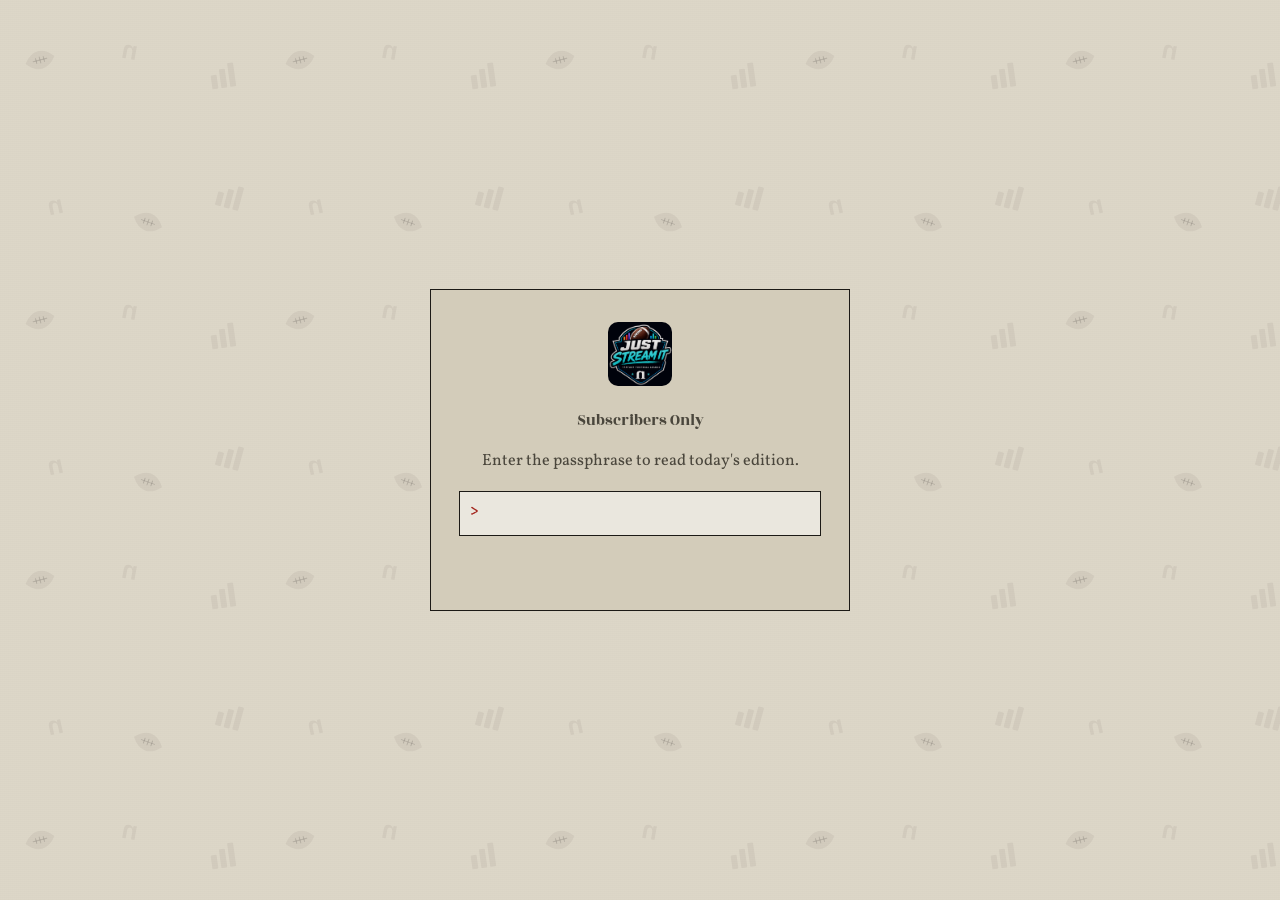
<file: docs/index.html>
<!--
  Landing page: "Weekly News" - The Nielson News. Single page, in-page
  tabs: the current edition (Week 1 Recap / Week 2 Preview) is the
  default tab, and each older edition gets its own tab alongside it
  instead of a separate URL or a nav.js entry - "Week 1 Preview" is the
  first of those. This corrects an earlier version of this plan (see git
  history) that gave the displaced edition its own filename and a
  top-level nav.js tab; that's not what was wanted - editions stay
  selectable from WITHIN this one page, the site nav stays untouched.

  Going forward: each week, the tab that's currently "current" gets
  frozen (renamed to its own dated tab, e.g. "Week 1 Recap") and a new
  "current" tab/panel is added for the new edition, newest first. Same
  newspaper visual treatment throughout - Rozha One masthead, Vollkorn
  body, Special Elite datelines, paper texture, single-theme.

  LOGO for the current edition's panel points at the LIVE logos/2026/
  path, since the daily cron overwrites it on every rebrand. Before this
  edition's panel gets frozen into its own tab: snapshot the CURRENT
  logos/2026/* into a locked logos/2026-wkNN/ folder (NN = this
  edition's week number, e.g. logos/2026-wk01/ - already exists for
  Week 1) and repoint the frozen panel's own LOGO map at that folder
  instead - otherwise the frozen tab would silently start showing
  whatever a team's CURRENT logo is instead of what it actually was.
  The Statbook block (All-Play Records, Best Ball, Top Performances,
  Superlatives) at the bottom of the current panel reads LIVE 2026 data
  (matchups.json, season_moments.json, team_analytics.json, rebuilt by
  the daily cron). Its Best Ball paragraph is the one weekly-written
  piece: rewrite it each edition. When freezing the current panel, MOVE
  that block (its HTML + renderSeasonToDate() call)
  to the new current panel - don't leave a copy in the frozen tab, since
  a frozen tab can't show live numbers.
  Frozen panels KEEP their sticky section nav: when freezing, prefix
  every sec-* target id with the panel's prefix (e.g. wk6r-sec-results)
  and point the nav links at those ids. setupSectionNav() handles any
  number of .section-nav bars.
  Each panel below is self-contained with its own JS data (PV_-prefixed
  for the Week 1 Preview panel, unprefixed for the current one) so
  frozen panels never share a live data object with the current one.
-->
<!doctype html>
<html lang="en">
<head>
<meta charset="utf-8">
<meta name="viewport" content="width=device-width, initial-scale=1">
<link rel="icon" type="image/png" sizes="32x32" href="favicon-32.png">
<link rel="apple-touch-icon" href="favicon-180.png">
<title>Just Stream It - Weekly News: Week 8 Recap</title>
<meta name="description" content="The Nielson News Week 11 Recap with standings, the injury report, and every Week 12 matchup.">
<link rel="preconnect" href="https://fonts.googleapis.com">
<link rel="preconnect" href="https://fonts.gstatic.com" crossorigin>
<link href="https://fonts.googleapis.com/css2?family=Rozha+One&family=Vollkorn:ital,wght@0,400;0,600;0,700;1,400&family=Special+Elite&display=swap" rel="stylesheet">
<script src="nav.js"></script>
<style>
  :root {
    --paper:      #ddd7c8;
    --paper-2:    #d3ccba;
    --ink:        #1c1a16;
    --ink-dim:    #4a463c;
    --meta:       #8a8571;
    --rule:       #1c1a16;
    --red:        #a3241c;
    --good:       #2f5c33;

    /* Same scattered football + backwards-"n" + mini bar-chart tile as the
       theme.css pages (see that file's own comment), recolored as a single
       faint ink tone instead of the modern pages' brand-color tint - reads
       as a ghosted watermark on newsprint rather than a UI accent. */
    --bg-pattern: url("[data-uri]");
  }

  * { box-sizing: border-box; }

  /* Bumps every rem-based size on the page proportionally (nearly
     everything here is in rem) rather than hand-tuning dozens of rules -
     up from the 16px browser default. */
  html { font-size: 18px; }

  body {
    margin: 0;
    background: var(--paper);
    background-image:
      var(--bg-pattern),
      repeating-linear-gradient(0deg, rgba(0,0,0,0.015) 0px, transparent 1px, transparent 2px),
      repeating-linear-gradient(90deg, rgba(0,0,0,0.012) 0px, transparent 1px, transparent 2px);
    background-repeat: repeat;
    color: var(--ink);
    font-family: "Vollkorn", Georgia, "Times New Roman", serif;
    line-height: 1.55;
  }

  a { color: var(--red); }

  .page { max-width: 760px; margin: 0 auto; padding: 0 20px 80px; }

  /* ---------- lock screen ---------- */
  #lock-screen { min-height: 100vh; display: flex; align-items: center; justify-content: center; padding: 20px; }
  .lock-box {
    width: 100%; max-width: 420px;
    background: var(--paper-2);
    border: 1px solid var(--ink);
    padding: 32px 28px;
    text-align: center;
  }
  .lock-box img.logo { width: 64px; height: 64px; border-radius: 10px; margin-bottom: 12px; }
  .lock-title { font-family: "Rozha One", serif; font-size: 1.6rem; margin: 0 0 6px; }
  .lock-box p { color: var(--ink-dim); font-size: 0.9rem; margin: 0 0 16px; }
  .prompt-line { display: flex; align-items: center; gap: 8px; border: 1px solid var(--ink); background: #fff8; padding: 8px 10px; }
  .prompt-line .dollar { font-family: "Special Elite", monospace; color: var(--red); }
  .prompt-line input {
    flex: 1; border: none; background: transparent; outline: none;
    font-family: "Special Elite", monospace; font-size: 0.95rem; color: var(--ink);
  }
  .lock-error { color: var(--red); font-size: 0.82rem; margin-top: 10px; visibility: hidden; }
  .lock-error.show { visibility: visible; }

  /* ---------- masthead ---------- */
  header.masthead { padding-top: 28px; text-align: center; }
  .masthead-meta {
    font-family: "Special Elite", monospace;
    font-size: 0.68rem;
    letter-spacing: 0.08em;
    text-transform: uppercase;
    color: var(--ink-dim);
    display: flex;
    justify-content: space-between;
    border-bottom: 1px solid var(--ink);
    padding-bottom: 6px;
    margin-bottom: 10px;
  }
  .nameplate-row {
    display: flex;
    align-items: center;
    justify-content: center;
    gap: clamp(8px, 2.5vw, 20px);
  }
  .nameplate-row .football {
    font-size: clamp(2rem, 7.5vw, 3.4rem);
    flex-shrink: 0;
  }
  h1.nameplate {
    font-family: "Rozha One", serif;
    font-size: clamp(2.1rem, 9.5vw, 3.6rem);
    margin: 0;
    letter-spacing: 0.005em;
    line-height: 1.05;
  }
  .tagline {
    font-family: "Special Elite", monospace;
    font-size: 0.72rem;
    letter-spacing: 0.05em;
    color: var(--ink-dim);
    margin: 4px 0 0;
  }
  .masthead-rule {
    border: 0; border-top: 3px solid var(--ink); border-bottom: 1px solid var(--ink);
    height: 4px; margin: 14px 0 6px;
  }

  nav.resources {
    display: flex;
    flex-wrap: nowrap;
    gap: 4px 6px;  /* tightened 11/3 when Just Scream It joined the nav, so all items fit one line at desktop width */
    overflow-x: auto;
    -webkit-overflow-scrolling: touch;
    scrollbar-width: none;
    justify-content: flex-start;
    font-family: "Special Elite", monospace;
    font-size: 0.64rem;
    text-transform: uppercase;
    letter-spacing: 0.02em;
    padding: 8px 0 18px;
  }
  nav.resources::-webkit-scrollbar { display: none; }
  nav.resources a { flex: 0 0 auto; white-space: nowrap; color: var(--ink-dim); text-decoration: none; }
  nav.resources a:hover { color: var(--red); }
  nav.resources a.active { color: var(--red); font-weight: 700; }
  nav.resources .nav-arrow { font-size: 0.9em; margin-left: 0.1em; }
  nav.resources .nav-sep { color: var(--meta); }

  /* ---------- edition tabs: IN-PAGE selector between this week's
     edition and every older one, all on this one URL - not a nav.js
     entry, not a separate page. See this file's own header comment. ---------- */
  .edition-tabs {
    display: flex;
    flex-wrap: nowrap;
    gap: 0;
    overflow-x: auto;
    -webkit-overflow-scrolling: touch;
    scrollbar-width: none;
    border-bottom: 2px solid var(--ink);
    margin-top: 8px;
  }
  .edition-tabs::-webkit-scrollbar { display: none; }
  .edition-tab {
    flex: 0 0 auto;
    appearance: none;
    background: transparent;
    border: none;
    cursor: pointer;
    font-family: "Special Elite", monospace;
    font-size: 0.75rem;
    text-transform: uppercase;
    letter-spacing: 0.04em;
    color: var(--ink-dim);
    padding: 10px 16px;
    border-bottom: 3px solid transparent;
    margin-bottom: -2px;
    white-space: nowrap;
  }
  .edition-tab:hover { color: var(--ink); }
  .edition-tab.active { color: var(--red); font-weight: 700; border-bottom-color: var(--red); }

  /* ---------- section nav: sticky jump links, one per edition panel
     (frozen tabs keep theirs, with wkNr-sec-* target ids). One line,
     scrolls sideways on phones instead of wrapping, same as the site
     nav. ---------- */
  .section-nav {
    position: sticky; top: 0; z-index: 20;
    display: flex; flex-wrap: nowrap; gap: 0;
    overflow-x: auto; -webkit-overflow-scrolling: touch; scrollbar-width: none;
    background: var(--paper);
    border-bottom: 1px solid var(--ink);
    margin: 0 0 20px;
  }
  .section-nav::-webkit-scrollbar { display: none; }
  .section-nav a {
    flex: 0 0 auto; white-space: nowrap; text-decoration: none;
    font-family: "Special Elite", monospace; font-size: 0.68rem;
    text-transform: uppercase; letter-spacing: 0.04em;
    color: var(--ink-dim); padding: 9px 12px;
    border-bottom: 2px solid transparent; margin-bottom: -1px;
  }
  .section-nav a:hover { color: var(--ink); }
  .section-nav a.active { color: var(--red); border-bottom-color: var(--red); }
  .edition .section-label { scroll-margin-top: 48px; }

  /* ---------- Just Scream It card: one per edition, after the ledes, linking
     to that week's episode on just-scream-it.html. Styled as a boxed
     newsprint notice so it reads as part of the paper. ---------- */
  .watch-card {
    display: flex; gap: 16px; align-items: center;
    margin: 22px 0 0; padding: 12px;
    border: 2px solid var(--ink); background: var(--paper-2);
    color: var(--ink); text-decoration: none; scroll-margin-top: 48px;
  }
  .watch-card:hover .watch-head, .watch-card:focus-visible .watch-head { color: var(--red); }
  .watch-thumb { position: relative; flex: 0 0 200px; max-width: 45%; aspect-ratio: 16 / 9; border: 1px solid var(--ink); }
  .watch-thumb img { width: 100%; height: 100%; object-fit: cover; display: block; }
  .watch-play {
    position: absolute; left: 50%; top: 40%; transform: translate(-50%, -50%);
    width: 40px; height: 40px; border-radius: 50%; background: rgba(28, 26, 22, 0.8); border: 2px solid #fff;
    display: grid; place-items: center;
  }
  .watch-play::after { content: ""; margin-left: 4px; border-left: 13px solid #fff; border-top: 8px solid transparent; border-bottom: 8px solid transparent; }
  .watch-text { display: grid; gap: 2px; min-width: 0; }
  .watch-kicker { font-family: "Special Elite", monospace; font-size: 0.68rem; letter-spacing: 0.08em; text-transform: uppercase; color: var(--red); }
  .watch-head { font-family: "Rozha One", serif; font-size: 1.35rem; line-height: 1.15; }
  .watch-dek { font-size: 0.92rem; line-height: 1.4; color: var(--ink-dim); }
  @media (max-width: 520px) {
    .watch-card { flex-direction: column; align-items: stretch; }
    .watch-thumb { flex: none; max-width: 100%; }
  }

  /* ---------- edition ---------- */
  .edition { margin-top: 32px; }

  .kicker {
    font-family: "Special Elite", monospace;
    font-size: 0.72rem;
    letter-spacing: 0.08em;
    text-transform: uppercase;
    color: var(--red);
    margin: 0 0 4px;
  }
  /* Multi-line headings and team names split into lines of near-equal
     length, never a lone orphan word on the last line (Ronjan's rule,
     2026-10-20). */
  h1, h2, h3, h4, .section-label, .stat-subhead, .std-card-title, .std-tile-headline,
  .m-team, .standings-team-name b, .inj-team-name, .std-chip-name, .rebrand-names,
  .top-scorer-team, .std-tile-label, .kicker {
    text-wrap: balance;
  }
  .side-by-side .m-team { display: block; }
  h2.edition-head {
    font-family: "Rozha One", serif;
    font-size: 2rem;
    margin: 0 0 4px;
    text-wrap: balance;
  }
  .dateline {
    font-family: "Special Elite", monospace;
    font-size: 0.7rem;
    color: var(--meta);
    text-transform: uppercase;
    letter-spacing: 0.05em;
    margin: 0 0 18px;
  }
  .lede {
    font-size: 1.05rem;
    line-height: 1.6;
    margin: 0 0 8px;
  }

  .section-label {
    font-family: "Rozha One", serif;
    font-size: 1.5rem;
    margin: 44px 0 4px;
    border-top: 3px double var(--ink);
    padding-top: 24px;
  }
  .section-sublabel {
    font-family: "Special Elite", monospace;
    font-size: 0.68rem;
    color: var(--meta);
    text-transform: uppercase;
    letter-spacing: 0.05em;
    margin: 0 0 16px;
  }

  /* ---------- matchup-result cards (Week 1 Recap): reuses the SAME
     .matchup-card/.matchup-teams/.matchup-side scaffolding as the Week 1
     Preview panel below (full-color logos, no filter, identical card
     chrome) so both panels share one visual standard - only the content
     inside differs (final score instead of power rank, a recap
     paragraph instead of rosters). ---------- */
  .matchup-result-score {
    font-family: "Special Elite", monospace;
    font-variant-numeric: tabular-nums;
    font-size: 1rem;
    color: var(--ink-dim);
    margin-top: 4px;
  }
  .matchup-result-score.win { color: var(--ink); font-weight: 700; }
  .matchup-result-tag {
    font-family: "Special Elite", monospace;
    font-size: 0.6rem;
    letter-spacing: 0.03em;
    text-transform: uppercase;
    color: var(--meta);
    text-align: center;
    margin-top: 1px;
  }
  .matchup-result-text {
    font-size: 0.9rem;
    line-height: 1.55;
    margin: 14px 0 0;
    padding-top: 12px;
    border-top: 1px solid rgba(28,26,22,0.2);
  }

  /* ---------- rebrand cards (Week 1 Preview panel) ---------- */
  .rebrand-cards {
    display: grid;
    grid-template-columns: repeat(auto-fit, minmax(300px, 1fr));
    gap: 16px;
    margin-top: 4px;
  }
  .rebrand-card { border: 1px solid var(--ink); background: var(--paper-2); padding: 16px; }
  .rebrand-logos { display: flex; align-items: center; justify-content: center; gap: 12px; margin-bottom: 12px; }
  .rebrand-logos img {
    width: 112px; height: 112px; border-radius: 50%; object-fit: cover;
    border: 3px solid var(--ink);
  }
  .rebrand-logos .arrow { color: var(--meta); font-size: 1.4rem; flex-shrink: 0; }
  .rebrand-owner { font-family: "Special Elite", monospace; font-size: 0.75rem; color: var(--ink-dim); text-transform: uppercase; letter-spacing: 0.04em; }
  .rebrand-names { font-size: 0.92rem; margin: 3px 0 8px; }
  .rebrand-names .old-name { color: var(--meta); text-decoration: line-through; }
  .rebrand-names .new-name { font-weight: 700; }
  .rebrand-blurb { font-size: 0.88rem; margin: 0; line-height: 1.5; }

  /* ---------- roster back/new groups (Week 1 Preview panel) ---------- */
  .roster-group { margin-top: 8px; }
  .roster-group b { font-family: "Special Elite", monospace; font-size: 0.65rem; text-transform: uppercase; letter-spacing: 0.04em; color: var(--red); display: block; margin-bottom: 3px; }
  .roster-subline { font-size: 0.84rem; margin-top: 2px; line-height: 1.4; }
  .roster-subline .roster-tag { font-weight: 700; color: var(--ink-dim); }

  /* ---------- matchup cards (Week 1 Preview panel) ---------- */
  .matchup-grid { display: flex; flex-direction: column; gap: 18px; margin-top: 4px; }
  .matchup-card { border: 1px solid var(--ink); padding: 16px; }
  .matchup-teams { display: flex; align-items: center; justify-content: center; gap: 14px; margin-bottom: 14px; }
  .matchup-side { display: flex; flex-direction: column; align-items: center; gap: 4px; flex: 1; }
  .matchup-side img { width: 112px; height: 112px; border-radius: 50%; object-fit: cover; border: 2px solid var(--ink); }
  .matchup-side .m-team { font-weight: 700; font-size: 0.92rem; text-align: center; }
  .matchup-side .m-owner {
    font-family: "Special Elite", monospace; font-size: 0.75rem; color: var(--ink-dim);
    text-transform: uppercase; letter-spacing: 0.04em; text-align: center;
  }
  .matchup-side .m-power {
    font-family: "Special Elite", monospace; font-size: 0.62rem; color: var(--red);
    text-transform: uppercase; letter-spacing: 0.03em; text-align: center; margin-top: 2px;
  }
  .matchup-side .m-record {
    font-family: "Special Elite", monospace; font-size: 0.62rem; color: var(--ink-dim);
    text-transform: uppercase; letter-spacing: 0.03em; text-align: center; margin-top: 1px;
  }
  .matchup-vs { font-family: "Special Elite", monospace; color: var(--meta); font-size: 0.8rem; flex: 0 0 auto; }
  /* Side-by-side variant (current edition, from Week 6): logos sit at the
     card's outer edges with the team text beside them, so the header is
     only as tall as the logo. */
  .matchup-teams.side-by-side { justify-content: space-between; }
  .side-by-side .matchup-side { flex-direction: row; align-items: center; gap: 14px; min-width: 0; }
  .side-by-side .matchup-side.side-b { flex-direction: row-reverse; }
  .side-by-side .matchup-side img { flex-shrink: 0; }
  .side-by-side .m-info { display: flex; flex-direction: column; align-items: flex-start; gap: 3px; min-width: 0; }
  .side-by-side .side-b .m-info { align-items: flex-end; }
  .side-by-side .m-team, .side-by-side .m-owner { text-align: left; }
  .side-by-side .side-b .m-team, .side-by-side .side-b .m-owner { text-align: right; }
  .side-by-side .matchup-result-score { margin-top: 2px; }
  .tag-ppg { white-space: nowrap; }
  .tag-ppg::before { content: " \00b7  "; }
  .side-by-side .matchup-vs { font-family: "Rozha One", serif; font-size: 1.6rem; color: var(--ink); text-transform: lowercase; line-height: 1; }
  @media (max-width: 560px) {
    .side-by-side .matchup-side { gap: 8px; }
    .side-by-side .matchup-side img { width: 56px; height: 56px; }
    .side-by-side .m-team { font-size: 0.82rem; }
    .side-by-side .m-owner { font-size: 0.62rem; }
    .matchup-teams.side-by-side { gap: 8px; }
    .side-by-side .matchup-vs { font-size: 1.15rem; }
    .tag-ppg { display: block; }
    .tag-ppg::before { content: none; }
  }
  @media (max-width: 480px) {
    .side-by-side .matchup-side, .side-by-side .matchup-side.side-b { flex-direction: column; gap: 6px; }
    .side-by-side .m-info, .side-by-side .side-b .m-info { align-items: center; }
    .side-by-side .m-team, .side-by-side .m-owner, .side-by-side .side-b .m-team, .side-by-side .side-b .m-owner { text-align: center; }
  }

  .matchup-rosters {
    display: grid;
    grid-template-columns: 1fr 1fr;
    gap: 24px;
    padding: 12px 0;
    border-top: 1px solid rgba(28,26,22,0.2);
    border-bottom: 1px solid rgba(28,26,22,0.2);
    margin-bottom: 10px;
  }

  .matchup-series {
    font-family: "Special Elite", monospace; font-size: 0.65rem; text-transform: uppercase;
    letter-spacing: 0.04em; color: var(--ink-dim); text-align: center; margin-bottom: 6px;
  }
  .matchup-h2h { max-width: 260px; margin: 0 auto; }
  .matchup-h2h-row {
    display: flex; justify-content: space-between; align-items: baseline;
    padding: 3px 0; border-bottom: 1px solid rgba(28,26,22,0.12);
  }
  .matchup-h2h-row:last-child { border-bottom: none; }
  .matchup-h2h-week { font-family: "Special Elite", monospace; font-size: 0.65rem; color: var(--ink-dim); text-transform: uppercase; letter-spacing: 0.03em; }
  .matchup-h2h-score { font-size: 0.88rem; font-variant-numeric: tabular-nums; color: var(--ink-dim); }
  .matchup-h2h-score .win { color: var(--ink); font-weight: 700; }
  .matchup-fact-list { max-width: 480px; margin: 0 auto; }
  .matchup-fact-row {
    display: flex; justify-content: space-between; align-items: baseline; gap: 10px;
    padding: 3px 0; border-bottom: 1px solid rgba(28,26,22,0.12); font-size: 0.85rem;
  }
  .matchup-fact-row:last-child { border-bottom: none; }
  .matchup-fact-tag { color: var(--ink-dim); font-size: 0.8rem; text-align: right; white-space: nowrap; }

  /* ---------- stats roundup (standings + top scorers) ---------- */
  .stat-subhead { font-family: "Rozha One", serif; font-size: 1.1rem; margin: 28px 0 8px; text-align: center; }
  .standings-list { max-width: 560px; margin: 0 auto; }
  .standings-row {
    display: grid;
    grid-template-columns: 24px 1fr auto auto;
    align-items: center;
    gap: 10px;
    padding: 8px 0;
    border-bottom: 1px solid rgba(28,26,22,0.12);
  }
  .standings-row.playoff-line { border-bottom: 2px solid var(--ink); }
  .standings-rank { font-family: "Special Elite", monospace; font-size: 0.78rem; color: var(--ink-dim); }
  .standings-team { display: flex; align-items: center; gap: 8px; min-width: 0; }
  .standings-team img { width: 28px; height: 28px; border-radius: 50%; object-fit: cover; border: 1px solid var(--ink); flex-shrink: 0; }
  .standings-team-name { font-size: 0.84rem; line-height: 1.25; min-width: 0; }
  .standings-team-name b { font-weight: 700; display: block; }
  .standings-team-name span { font-family: "Special Elite", monospace; font-size: 0.6rem; color: var(--ink-dim); text-transform: uppercase; letter-spacing: 0.03em; }
  .standings-record { font-variant-numeric: tabular-nums; font-size: 0.85rem; text-align: right; white-space: nowrap; }
  /* Best-ball table: fixed numeric columns so every row lines up
     (plain .standings-row sizes its auto columns per row). */
  .bb-row { grid-template-columns: 24px 1fr 110px 104px; }
  .bb-head { font-family: "Special Elite", monospace; font-size: 0.6rem; color: var(--meta); text-transform: uppercase; letter-spacing: 0.04em; padding: 0 0 4px; border-bottom: 1px solid var(--ink); }
  .bb-head span:nth-child(n+3) { text-align: right; }
  .standings-team-name b .bb-rec { white-space: nowrap; font-weight: 400; font-variant-numeric: tabular-nums; color: var(--ink-dim); font-family: inherit; font-size: inherit; text-transform: none; letter-spacing: 0; }
  .bb-sub { display: block; font-family: "Special Elite", monospace; font-size: 0.58rem; color: var(--ink-dim); text-transform: uppercase; letter-spacing: 0.03em; white-space: nowrap; }
  @media (max-width: 520px) {
    .bb-row { grid-template-columns: 18px 1fr 74px 78px; gap: 8px; }
    .bb-sub { font-size: 0.52rem; }
  }
  .standings-pf { font-family: "Special Elite", monospace; font-size: 0.62rem; color: var(--ink-dim); text-align: right; white-space: nowrap; }
  .standings-caption {
    font-family: "Special Elite", monospace; font-size: 0.6rem; color: var(--meta);
    text-transform: uppercase; letter-spacing: 0.04em; text-align: center; margin: 8px 0 0;
  }
  .top-scorers-list { max-width: 480px; margin: 0 auto; }
  .top-scorer-row {
    display: flex; justify-content: space-between; align-items: baseline; gap: 10px;
    padding: 5px 0; border-bottom: 1px solid rgba(28,26,22,0.12); font-size: 0.88rem;
  }
  .top-scorer-row:last-child { border-bottom: none; }
  .top-scorer-team { font-family: "Special Elite", monospace; font-size: 0.62rem; color: var(--ink-dim); text-transform: uppercase; letter-spacing: 0.03em; }
  .top-scorer-pts { font-variant-numeric: tabular-nums; font-weight: 700; white-space: nowrap; }

  /* ---------- Statbook (Top Performances + Superlatives tiles): same
     tiles and logic as season-2025.html's renderTopPerformances /
     renderSuperlatives, restyled for newsprint. Reads live 2026 data, so
     it always belongs to the CURRENT edition - see the header comment. ---------- */
  .std-grid { display: grid; grid-template-columns: repeat(auto-fit, minmax(300px, 1fr)); gap: 16px; margin-top: 4px; }
  .std-card { border: 1px solid var(--ink); padding: 14px 16px; min-width: 0; }
  .std-card-title { font-family: "Rozha One", serif; font-size: 1.1rem; margin: 0 0 8px; }
  .std-rank-list { list-style: none; margin: 0; padding: 0; }
  .std-rank-list li { display: grid; grid-template-columns: 1fr auto; gap: 2px 10px; padding: 8px 0; border-bottom: 1px solid rgba(28,26,22,0.12); }
  .std-rank-list li:last-child { border-bottom: none; }
  .std-rank-main { min-width: 0; font-size: 0.9rem; }
  .std-rank-value { font-variant-numeric: tabular-nums; font-weight: 700; font-size: 1rem; white-space: nowrap; }
  .std-rank-sub { font-family: "Special Elite", monospace; font-size: 0.6rem; color: var(--ink-dim); text-transform: uppercase; letter-spacing: 0.03em; }
  .std-rank-detail { grid-column: 1 / -1; font-size: 0.78rem; color: var(--ink-dim); line-height: 1.4; }
  .std-mini-scorers { display: flex; flex-wrap: wrap; gap: 2px 12px; }
  .std-pos {
    display: inline-block; font-family: "Special Elite", monospace; font-size: 0.55rem; letter-spacing: 0.03em;
    border: 1px solid var(--ink); padding: 0 4px; margin-right: 4px; vertical-align: 1px; color: var(--ink);
  }
  .std-chip { display: inline-flex; align-items: center; gap: 8px; min-width: 0; }
  .std-chip img { width: 36px; height: 36px; border-radius: 50%; object-fit: cover; border: 1px solid var(--ink); flex-shrink: 0; }
  .std-chip.sm img { width: 26px; height: 26px; }
  .std-chip-text { display: flex; flex-direction: column; line-height: 1.2; min-width: 0; }
  .std-chip-name { font-weight: 700; font-size: 0.88rem; }
  .std-chip.sm .std-chip-name { font-size: 0.8rem; }
  .std-chip-owner { font-family: "Special Elite", monospace; font-size: 0.6rem; color: var(--ink-dim); text-transform: uppercase; letter-spacing: 0.03em; }
  .std-tile { border: 1px solid var(--ink); padding: 14px 16px; display: flex; flex-direction: column; gap: 6px; min-width: 0; }
  .std-tile-label { font-family: "Special Elite", monospace; font-size: 0.68rem; letter-spacing: 0.08em; text-transform: uppercase; color: var(--red); }
  .std-tile-headline { font-weight: 700; font-size: 0.95rem; }
  .std-tile-detail { font-size: 0.82rem; color: var(--ink-dim); line-height: 1.45; }
  .std-tile-value { font-family: "Rozha One", serif; font-size: 1.35rem; line-height: 1.2; }
  .std-stat-sub { font-family: "Vollkorn", serif; font-size: 0.78rem; color: var(--ink-dim); }
  .std-byline { display: flex; align-items: center; gap: 8px; flex-wrap: wrap; }
  .std-byline-label { font-family: "Special Elite", monospace; font-size: 0.6rem; color: var(--meta); text-transform: uppercase; letter-spacing: 0.04em; }
  .std-byline-score { margin-left: auto; font-variant-numeric: tabular-nums; font-size: 0.85rem; }
  .std-matchup { display: flex; flex-direction: column; gap: 4px; }
  .std-matchup-connector { font-family: "Special Elite", monospace; font-size: 0.6rem; color: var(--meta); text-transform: uppercase; letter-spacing: 0.04em; padding-left: 34px; }
  .std-sublist { border-top: 1px solid rgba(28,26,22,0.2); padding-top: 6px; margin-top: 2px; }
  .std-sub-row { display: flex; justify-content: space-between; gap: 10px; font-size: 0.82rem; padding: 2px 0; }
  .std-sub-row .pts { font-variant-numeric: tabular-nums; white-space: nowrap; }
  .std-flip { border-top: 1px solid rgba(28,26,22,0.2); padding-top: 6px; margin-top: 2px; }
  .std-flip-pos { font-family: "Special Elite", monospace; font-size: 0.6rem; color: var(--meta); text-transform: uppercase; letter-spacing: 0.04em; margin-bottom: 2px; }
  .std-flip-row { display: flex; justify-content: space-between; font-size: 0.82rem; color: var(--ink-dim); }
  .std-flip-row.winner { color: var(--ink); font-weight: 700; }
  .std-trade-sides { display: grid; grid-template-columns: 1fr 1fr; gap: 12px; border-top: 1px solid rgba(28,26,22,0.2); padding-top: 6px; }

  /* ---------- injury report table (current edition) ---------- */
  .inj-table { width: 100%; max-width: 600px; margin: 16px auto 0; border-collapse: collapse; font-size: 0.86rem; }
  .inj-table th {
    font-family: "Special Elite", monospace; font-size: 0.6rem; font-weight: 400; color: var(--meta);
    text-transform: uppercase; letter-spacing: 0.05em; text-align: left; padding: 0 8px 6px; border-bottom: 2px solid var(--ink);
  }
  .inj-table td { padding: 5px 8px; border-bottom: 1px solid rgba(28,26,22,0.12); vertical-align: top; }
  .inj-table tr.group-start td { border-top: 1px solid var(--ink); }
  .inj-table tbody tr:first-child td { border-top: none; }
  .inj-team { width: 38%; }
  .inj-team-name { display: block; font-weight: 700; line-height: 1.25; }
  .inj-team-owner { font-family: "Special Elite", monospace; font-size: 0.6rem; color: var(--ink-dim); text-transform: uppercase; letter-spacing: 0.03em; }
  .inj-status { white-space: nowrap; text-align: right; color: var(--ink-dim); }
  .inj-table th:last-child { text-align: right; }
  .inj-player { white-space: nowrap; }
  .inj-short { display: none; }
  .inj-note { font-style: italic; color: var(--ink-dim); font-size: 0.84rem; line-height: 1.45; padding: 4px 8px 12px !important; border-bottom: none !important; }
  @media (max-width: 520px) {
    .inj-table { font-size: 0.78rem; }
    .inj-table td, .inj-table th { padding-left: 4px; padding-right: 4px; }
    .inj-team { width: 34%; }
    .inj-player { white-space: normal; }
    .inj-full { display: none; }
    .inj-short { display: inline; }
  }

  footer.masthead-footer {
    margin-top: 50px; padding-top: 14px; border-top: 1px solid var(--ink);
    text-align: center; font-family: "Special Elite", monospace; font-size: 0.65rem;
    color: var(--meta); text-transform: uppercase; letter-spacing: 0.05em;
  }
  /* Frozen tables put the record inside the bold name (.bb-rec); on
     phones it gets its own line instead of dangling after the last word. */
  @media (max-width: 560px) {
    .standings-team-name b .bb-rec { display: block; }
    .matchup-side .m-team { font-size: 0.84rem; }
  }
  @media (max-width: 480px) {
    .inj-team { width: 46%; }
    .standings-team-name b { font-size: 0.8rem; }
  }
  @media (max-width: 400px) {
    .bb-row { grid-template-columns: 14px 1fr 58px 64px; gap: 6px; }
    .bb-row .standings-team img { display: none; }
  }
  @media (max-width: 360px) {
    .matchup-side .m-team, .side-by-side .m-team { font-size: 0.74rem; }
    .matchup-teams, .matchup-teams.side-by-side { gap: 4px; }
    .inj-team-name { font-size: 0.76rem; }
  }
</style>
</head>
<body>

<div id="lock-screen">
  <div class="lock-box">
    <img class="logo" src="logos/just-stream-it-logo.png" alt="">
    <p class="lock-title">Subscribers Only</p>
    <p>Enter the passphrase to read today's edition.</p>
    <form id="auth-form" class="prompt-line">
      <span class="dollar">&gt;</span>
      <input type="text" id="auth-input" autocomplete="off" autofocus>
    </form>
    <p class="lock-error" id="auth-error">Wrong passphrase - try again.</p>
  </div>
</div>

<div id="app" style="display:none" class="page">

  <header class="masthead">
    <div class="masthead-meta">
      <span>Est. 2025</span>
      <span>Week 11 Edition</span>
      <span>Price: One Waiver Claim</span>
    </div>
    <div class="nameplate-row">
      <span class="football" aria-hidden="true">&#127944;</span>
      <h1 class="nameplate">The Nielson<br>News</h1>
      <span class="football" aria-hidden="true">&#127944;</span>
    </div>
    <p class="tagline">&ldquo;A Great Paper for Smashing Cockroaches!&rdquo; &#129715;</p>
    <hr class="masthead-rule">
    <nav class="resources" id="resources-nav"></nav>
  </header>

  <div class="edition-tabs" id="edition-tabs">
    <button class="edition-tab active" data-panel="panel-current" type="button">Week 11 Recap</button>
    <button class="edition-tab" data-panel="panel-week10-recap" type="button">Week 10 Recap</button>
    <button class="edition-tab" data-panel="panel-week9-recap" type="button">Week 9 Recap</button>
    <button class="edition-tab" data-panel="panel-week8-recap" type="button">Week 8 Recap</button>
    <button class="edition-tab" data-panel="panel-week7-recap" type="button">Week 7 Recap</button>
    <button class="edition-tab" data-panel="panel-week6-recap" type="button">Week 6 Recap</button>
    <button class="edition-tab" data-panel="panel-week5-recap" type="button">Week 5 Recap</button>
    <button class="edition-tab" data-panel="panel-week4-recap" type="button">Week 4 Recap</button>
    <button class="edition-tab" data-panel="panel-week3-recap" type="button">Week 3 Recap</button>
    <button class="edition-tab" data-panel="panel-week2-recap" type="button">Week 2 Recap</button>
    <button class="edition-tab" data-panel="panel-week1-recap" type="button">Week 1 Recap</button>
    <button class="edition-tab" data-panel="panel-week1-preview" type="button">Week 1 Preview</button>
  </div>

  <!-- ================= CURRENT EDITION: Week 11 Recap / Week 12 Preview ================= -->
  <section class="edition" id="panel-current">
    <nav class="section-nav" aria-label="Sections"><a href="#sec-watch">Watch</a><a href="#sec-results">Week 11 Results</a><a href="#sec-standings">Standings</a><a href="#sec-week12">Week 12 Preview</a><a href="#sec-injuries">Injuries</a><a href="#sec-statbook">Statbook</a></nav>
    <p class="kicker">Week 11 Recap</p>
    <h2 class="edition-head">Bye Bye Bye!</h2>
    <p class="dateline">2026 Season &middot; Week 11 Complete &middot; Week 12 Preview Below</p>
    <p class="lede">Three weeks are left, and the top two already have their tickets punched. Lisette and Melinda both won to reach 9-2 and clinched playoff spots, so the only thing left for them to fight over is the two byes. Behind them, Joe climbed to 7-4, and mariss's third straight win dragged him into a three-way tie at 6-5 with Ronjan and Cara. Ronjan holds fourth place over Cara by 0.46 points. Mike fell to seventh, one game out, and Ben, Karl, and Pete are stuck two back at 4-7.</p>
    <p class="lede">Week 11 was brutal on benches. Mike's twelve reserves scored exactly zero, Melinda won anyway with 82.3 points sitting on hers, and Pete's best possible lineup would have managed 60.6. He settled for 59.2, the lowest score of the season. Now the stakes come early. Thanksgiving week kicks off Wednesday night, and eight owners will watch their favorite NFL teams play before Sunday. Kris and Imran are eliminated with a loss. Lisette clinches a bye by beating Joe, and Joe locks up a playoff spot if he beats her and Mike loses.</p>

    <a class="watch-card" id="sec-watch" href="just-scream-it.html?week=11">
      <span class="watch-thumb"><img src="just-scream-it/thumb_week11.jpg" alt=""><span class="watch-play"></span></span>
      <span class="watch-text">
        <span class="watch-kicker">Now showing &middot; 10:30</span>
        <span class="watch-head">Just Scream It</span>
        <span class="watch-dek">The pundits recap Week 11 and pick every Week 12 game.</span>
      </span>
    </a>

    <div class="section-label" id="sec-results">Week 11 Results</div>
    <div class="matchup-grid" id="recap-matchup-grid"></div>

    <div class="section-label" id="sec-standings">Playoff Picture</div>
    <p class="section-sublabel">Standings through eleven weeks</p>
    <div class="standings-list" id="standings-list"></div>
    <p class="standings-caption">Top 6 make the playoffs &middot; back column shown only when tied in wins</p>

    <div class="section-label" id="sec-week12">Week 12 Matchups</div>
    <p class="section-sublabel">Rosters, head-to-head, and Familiar Faces</p>
    <div class="matchup-grid" id="week12-matchup-grid"></div>

    <div class="section-label" id="sec-injuries">The Injury Report</div>
    <p class="section-sublabel">Who's hurt heading into Week 12</p>
    <p class="lede" style="font-size:0.95rem;">Puka Nacua's season is over. Ben's star receiver had MCL surgery and will miss four to five months, and Justin Herbert is in the concussion protocol. Thanksgiving puts a clock on every questionable tag, since Saquon Barkley, Sam LaPorta, and Kenneth Walker III all play Thursday.</p>
    <div id="injury-list"></div>

    <div class="section-label" id="sec-statbook">Statbook</div>
    <p class="section-sublabel">2026 season to date</p>

    <h3 class="stat-subhead">All-Play Records</h3>
    <div class="standings-list" id="std-all-play"></div>
    <p class="standings-caption">All-play counts each team's score against all 11 others every week. Luck is actual wins minus the wins that all-play rate predicts.</p>

    <h3 class="stat-subhead">Best Ball</h3>
    <p class="lede" style="font-size:0.95rem;">Nobody blew a game in Week 11. mariss and Mike both started their best possible lineups, and only mariss won. Melinda captured just 81.3% of her possible points, the worst of the week, and won anyway. Joe still leads the season in efficiency at 93.7%, and Karl's best lineups would have him at 7-4 instead of 4-7.</p>
    <div class="standings-list" id="best-ball-list"></div>
    <p class="standings-caption">Efficiency is points started divided by best possible points. Optimal lineup record pits each team's best lineup against its opponent's best lineup. Blown counts real losses that would have been wins with both teams at their best.</p>

    <h3 class="stat-subhead">Top Performances</h3>
    <div id="std-top-performances"></div>

    <h3 class="stat-subhead">Superlatives</h3>
    <div id="std-superlatives"></div>
  </section>

  <!-- ================= FROZEN EDITION: Week 10 Recap / Week 11 Preview (published 11/17/2026) ================= -->
  <section class="edition" id="panel-week10-recap" hidden>
    <nav class="section-nav" aria-label="Sections"><a href="#wk10r-sec-watch">Watch</a><a href="#wk10r-sec-results">Week 10 Results</a><a href="#wk10r-sec-standings">Standings</a><a href="#wk10r-sec-week11">Week 11 Preview</a><a href="#wk10r-sec-injuries">Injuries</a></nav>
    <p class="kicker">Week 10 Recap</p>
    <h2 class="edition-head">It&rsquo;s a Pileup!</h2>
    <p class="dateline">2026 Season &middot; Week 10 Complete &middot; Week 11 Preview Below</p>
    <p class="lede">Four weeks to go, and the middle of the standings just crashed into itself. Every team from third place to sixth lost in Week 10. Cara and Joe slid to 6-4, Mike and Ronjan tumbled to 5-5, and mariss caught them by knocking off Ronjan. That leaves five teams within one game of each other, with Ben and Pete lurking one game back at 4-6. Up top, Lisette and Melinda pulled away. Both won by more than 55 to reach 8-2, two games clear in the race for the two byes.</p>
    <p class="lede">The middle found creative ways to lose. Ronjan put up 156.7 against mariss and still came up short, the most any team has scored in a defeat all season. Cara watched Drake Maye go down on New England's first drive in Munich while J.J. McCarthy and Kirk Cousins piled up 32.5 on her bench, and Pete escaped with 110.5. Mike stuck a receiver in his OP slot and fell to last-place Karl. Now the pileup turns into a demolition derby. Mike plays Ronjan, Ben faces mariss, and if the season ended after Week 11, both winners would be in and both losers would be out.</p>

    <a class="watch-card" id="wk10r-sec-watch" href="just-scream-it.html?week=10">
      <span class="watch-thumb"><img src="just-scream-it/thumb_week10.jpg" alt=""><span class="watch-play"></span></span>
      <span class="watch-text">
        <span class="watch-kicker">Now showing &middot; 8:42</span>
        <span class="watch-head">Just Scream It</span>
        <span class="watch-dek">The pundits recap Week 10 and pick every Week 11 game.</span>
      </span>
    </a>

    <div class="section-label" id="wk10r-sec-results">Week 10 Results</div>
    <div class="matchup-grid" id="wk10r-recap-matchup-grid"></div>

    <div class="section-label" id="wk10r-sec-standings">Playoff Picture</div>
    <p class="section-sublabel">Standings through ten weeks</p>
    <div class="standings-list" id="wk10r-standings-list"></div>
    <p class="standings-caption">Top 6 make the playoffs &middot; back column shown only when tied in wins</p>

    <div class="section-label" id="wk10r-sec-week11">Week 11 Matchups</div>
    <p class="section-sublabel">Rosters, 2025 head-to-head, and Familiar Faces</p>
    <div class="matchup-grid" id="wk10r-week11-matchup-grid"></div>

    <div class="section-label" id="wk10r-sec-injuries">The Injury Report</div>
    <p class="section-sublabel">Who's hurt heading into Week 11</p>
    <p class="lede" style="font-size:0.95rem;">It was a brutal week in the trainer's room. Drake Maye's ankle is the worst of it. Malik Willis joined Jalen Hurts on injured reserve, Jordan Addison needs thumb surgery, and Woody Marks is in the concussion protocol.</p>
    <div id="wk10r-injury-list"></div>
  </section>

  <!-- ================= FROZEN EDITION: Week 9 Recap / Week 10 Preview (published 11/10/2026) ================= -->
  <section class="edition" id="panel-week9-recap" hidden>
    <nav class="section-nav" aria-label="Sections"><a href="#wk9r-sec-watch">Watch</a><a href="#wk9r-sec-results">Week 9 Results</a><a href="#wk9r-sec-standings">Standings</a><a href="#wk9r-sec-week10">Week 10 Preview</a><a href="#wk9r-sec-injuries">Injuries</a></nav>
    <p class="kicker">Week 9 Recap</p>
    <h2 class="edition-head">Highway Robbery</h2>
    <p class="dateline">2026 Season &middot; Week 9 Complete &middot; Week 10 Preview Below</p>
    <p class="lede">Week 9 rewarded the wrong teams. Ronjan beat Joe 93.2-92.0 in the lowest-scoring game of the season, and only Pete scored less than either of them. mariss won with 103.9, the second-lowest winning score this year. Melinda lost to Mike 161.1-152.8. No team has scored more in a loss this season, and it cost her first place. Lisette took it by scoring 177.4 against Pete, the most of anyone this week. She and Melinda are both 7-2, with Lisette ahead by 5.9 points.</p>
    <p class="lede">Lisette, Melinda, and Cara hold the top three spots, and the same six teams are in playoff position as last week. Karl fell to 2-7 even though his all-play record is 50-49, because no team has faced more points. The injury news hit harder than the scores. Puka Nacua scored 28.0 for Ben and came out of the game with MCL and PCL sprains and turf toe. The Rams are expected to put him on injured reserve, which would keep him out until Week 15. Pete lost Michael Wilson for the season to a neck fracture he played through on Sunday.</p>

    <a class="watch-card" id="wk9r-sec-watch" href="just-scream-it.html?week=9">
      <span class="watch-thumb"><img src="just-scream-it/thumb_week09.jpg" alt=""><span class="watch-play"></span></span>
      <span class="watch-text">
        <span class="watch-kicker">Now showing &middot; 8:15</span>
        <span class="watch-head">Just Scream It</span>
        <span class="watch-dek">The pundits recap Week 9 and pick every Week 10 game.</span>
      </span>
    </a>

    <div class="section-label" id="wk9r-sec-results">Week 9 Results</div>
    <div class="matchup-grid" id="wk9r-recap-matchup-grid"></div>

    <div class="section-label" id="wk9r-sec-standings">Playoff Picture</div>
    <p class="section-sublabel">Standings through nine weeks</p>
    <div class="standings-list" id="wk9r-standings-list"></div>
    <p class="standings-caption">Top 6 make the playoffs &middot; back column shown only when tied in wins</p>

    <div class="section-label" id="wk9r-sec-week10">Week 10 Matchups</div>
    <p class="section-sublabel">Rosters, 2025 head-to-head, and Familiar Faces</p>
    <div class="matchup-grid" id="wk9r-week10-matchup-grid"></div>

    <div class="section-label" id="wk9r-sec-injuries">The Injury Report</div>
    <p class="section-sublabel">Who's hurt heading into Week 10</p>
    <p class="lede" style="font-size:0.95rem;">Puka Nacua and Michael Wilson are the week's worst news. Josh Jacobs needs surgery on his finger, Sam Darnold misses another game, and Patrick Mahomes is day-to-day with an elbow strain.</p>
    <div id="wk9r-injury-list"></div>
  </section>

  <!-- ================= FROZEN EDITION: Week 8 Recap / Week 9 Preview (published 11/3/2026) ================= -->
  <section class="edition" id="panel-week8-recap" hidden>
    <nav class="section-nav" aria-label="Sections"><a href="#wk8r-sec-watch">Watch</a><a href="#wk8r-sec-results">Week 8 Results</a><a href="#wk8r-sec-standings">Standings</a><a href="#wk8r-sec-week9">Week 9 Preview</a><a href="#wk8r-sec-injuries">Injuries</a></nav>
    <p class="kicker">Week 8 Recap</p>
    <h2 class="edition-head">Burrowed In</h2>
    <p class="dateline">2026 Season &middot; Week 8 Complete &middot; Week 9 Preview Below</p>
    <p class="lede">Melinda has a one-game lead and the league's most points, and Joe Burrow is the reason. He threw for 462 yards and 5 touchdowns against Tennessee, then ran in the overtime winner. Only Norm Van Brocklin, in 1951, has also passed for 450 yards and 5 scores, run for a touchdown, and thrown multiple interceptions in one game. Burrow's 39.5 points led the league this week. Joe is also 6-2, even though his all-play record is below .500, because no team except Melinda has faced fewer points.</p>
    <p class="lede">The playoff line has a gap now. Ronjan and Mike are 4-4, a game ahead of four 3-5 teams. Mike got there by beating Cara, who came into the week as the league's top scorer. Pete jumped from 12th to seventh. Kris fell to ninth and lost his quarterback on Baltimore's first snap. Lamar Jackson needs surgery on his throwing thumb and is likely out for the season.</p>

    <a class="watch-card" id="wk8r-sec-watch" href="just-scream-it.html?week=8">
      <span class="watch-thumb"><img src="just-scream-it/thumb_week08.jpg" alt=""><span class="watch-play"></span></span>
      <span class="watch-text">
        <span class="watch-kicker">Now showing &middot; 5:12</span>
        <span class="watch-head">Just Scream It</span>
        <span class="watch-dek">The pundits recap Week 8 and pick every Week 9 game.</span>
      </span>
    </a>

    <div class="section-label" id="wk8r-sec-results">Week 8 Results</div>
    <div class="matchup-grid" id="wk8r-recap-matchup-grid"></div>

    <div class="section-label" id="wk8r-sec-standings">Playoff Picture</div>
    <p class="section-sublabel">Standings through eight weeks</p>
    <div class="standings-list" id="wk8r-standings-list"></div>
    <p class="standings-caption">Top 6 make the playoffs &middot; back column shown only when tied in wins</p>

    <div class="section-label" id="wk8r-sec-week9">Week 9 Matchups</div>
    <p class="section-sublabel">Rosters, 2025 head-to-head, and Familiar Faces</p>
    <div class="matchup-grid" id="wk8r-week9-matchup-grid"></div>

    <div class="section-label" id="wk8r-sec-injuries">The Injury Report</div>
    <p class="section-sublabel">Who's hurt heading into Week 9</p>
    <p class="lede" style="font-size:0.95rem;">Lamar Jackson's thumb surgery leaves Kris with C.J. Stroud and Fernando Mendoza at quarterback. Kyler Murray's hamstring and Jeremiyah Love's new ankle injury are the others to watch.</p>
    <div id="wk8r-injury-list"></div>
  </section>

  <!-- ================= FROZEN EDITION: Week 7 Recap / Week 8 Preview (published 10/27/2026) ================= -->
  <section class="edition" id="panel-week7-recap" hidden>
    <nav class="section-nav" aria-label="Sections"><a href="#wk7r-sec-results">Week 7 Results</a><a href="#wk7r-sec-rebrands">Rebrands</a><a href="#wk7r-sec-standings">Standings</a><a href="#wk7r-sec-week8">Week 8 Preview</a><a href="#wk7r-sec-injuries">Injuries</a></nav>
    <p class="kicker">Week 7 Recap</p>
    <h2 class="edition-head">Alone at the Park</h2>
    <p class="dateline">2026 Season &middot; Week 7 Complete &middot; Week 8 Preview Below</p>
    <p class="lede">Melinda is alone in first place, and she got there without any of her Bills. James Cook III, Khalil Shakir, and Tyler Bass were all on bye, so Joe Burrow carried her with 4 touchdown passes (28.9) in a 127.4-86.7 win over Joe. Lisette came into the week in first and lost it at quarterback. She started Bryce Young, who threw 2 interceptions and lost a fumble (5.4), while Bo Nix scored 26.2 on her bench. Starting Nix would have beaten Kris by 4.3. Cara moved up to second because she leads the league at 139.5 points per game, which also wins her the tiebreak with Lisette and Joe.</p>
    <p class="lede">Five teams are 3-4, and only two of them are in playoff position. Ronjan and Mike hold those spots on points. Ronjan jumped from ninth to fifth behind Tony Pollard's 3 rushing touchdowns, and mariss fell out of the top six after his loss to Cara. Imran went from the league's lowest score to its highest in one week. Karl is 2-5 even though only four teams have scored more, because nobody has faced more points than his 1,004.1.</p>

    <div class="section-label" id="wk7r-sec-results">Week 7 Results</div>
    <div class="matchup-grid" id="wk7r-recap-matchup-grid"></div>

    <div class="section-label" id="wk7r-sec-rebrands">Rebrand Watch</div>
    <div class="rebrand-cards" id="wk7r-rebrand-watch" style="grid-template-columns: minmax(0, 420px);"></div>

    <div class="section-label" id="wk7r-sec-standings">Playoff Picture</div>
    <p class="section-sublabel">Standings through seven weeks</p>
    <div class="standings-list" id="wk7r-standings-list"></div>
    <p class="standings-caption">Top 6 make the playoffs &middot; back column shown only when tied in wins</p>

    <div class="section-label" id="wk7r-sec-week8">Week 8 Matchups</div>
    <p class="section-sublabel">Rosters, 2025 head-to-head, and Familiar Faces</p>
    <div class="matchup-grid" id="wk7r-week8-matchup-grid"></div>

    <div class="section-label" id="wk7r-sec-injuries">The Injury Report</div>
    <p class="section-sublabel">Who's hurt heading into Week 8</p>
    <p class="lede" style="font-size:0.95rem;">Aaron Jones Sr. and Jaylen Waddle left Week 7 games hurt and didn't return. The biggest question this week is Lamar Jackson's ankle, which matters to both Kris and Joe.</p>
    <div id="wk7r-injury-list"></div>
  </section>

  <!-- ================= FROZEN EDITION: Week 6 Recap / Week 7 Preview (published 10/20/2026) ================= -->
  <section class="edition" id="panel-week6-recap" hidden>
    <nav class="section-nav" aria-label="Sections"><a href="#wk6r-sec-results">Week 6 Results</a><a href="#wk6r-sec-standings">Standings</a><a href="#wk6r-sec-week7">Week 7 Preview</a><a href="#wk6r-sec-injuries">Injuries</a></nav>
    <p class="kicker">Week 6 Recap</p>
    <h2 class="edition-head">Where the Heart Is</h2>
    <p class="dateline">2026 Season &middot; Week 6 Complete &middot; Week 7 Preview Below</p>
    <p class="lede">Three teams are 5-1, and Lisette is the only one who has scored like it. Her 50-16 all-play record leads the league, while Melinda (42-24) and Joe (35-31) have won more than their scoring predicts. She has topped 136 points five straight weeks, including the week's best 145.1 with Patrick Mahomes held to 10.5.</p>
    <p class="lede">Joe lost for the first time, and he lost his starting quarterback for the season. The Eagles put Jalen Hurts on IR Monday after tests found a blood clot in his calf and more in both lungs. League sources expect him to miss the season, though the team expects a full recovery. With Malik Willis also on bye, Joe started Pete's castoff Tyler Huntley and scored a season-low 99.2. His schedule has carried him all year, since no opponent has scored more than 140.1 against him. Karl has the same 35-31 all-play record and is 2-4, because he has faced at least 128.6 every week.</p>

    <div class="section-label" id="wk6r-sec-results">Week 6 Results</div>
    <div class="matchup-grid" id="wk6r-recap-matchup-grid"></div>

    <div class="section-label" id="wk6r-sec-standings">Playoff Picture</div>
    <p class="section-sublabel">Standings through six weeks</p>
    <div class="standings-list" id="wk6r-standings-list"></div>
    <p class="standings-caption">Top 6 make the playoffs &middot; back column shown only when tied in wins</p>

    <div class="section-label" id="wk6r-sec-week7">Week 7 Matchups</div>
    <p class="section-sublabel">Rosters, 2025 head-to-head, and Familiar Faces</p>
    <div class="matchup-grid" id="wk6r-week7-matchup-grid"></div>

    <div class="section-label" id="wk6r-sec-injuries">The Injury Report</div>
    <p class="section-sublabel">Who's hurt heading into Week 7</p>
    <p class="lede" style="font-size:0.95rem;">Four starters left Week 6 games hurt and never returned: Romeo Doubs, Terry McLaurin, Mike Evans, and Davante Adams.</p>
    <div id="wk6r-injury-list"></div>
  </section>

  <!-- ================= FROZEN EDITION: Week 5 Recap / Week 6 Preview (published 10/13/2026) ================= -->
  <section class="edition" id="panel-week5-recap" hidden>
    <nav class="section-nav" aria-label="Sections"><a href="#wk5r-sec-results">Week 5 Results</a><a href="#wk5r-sec-rebrands">Rebrands</a><a href="#wk5r-sec-injuries">Injuries</a><a href="#wk5r-sec-standings">Standings</a><a href="#wk5r-sec-bestball">Best Ball</a><a href="#wk5r-sec-week6">Week 6 Preview</a></nav>
    <p class="kicker">Week 5 Recap</p>
    <h2 class="edition-head">Close Calls</h2>
    <p class="dateline">2026 Season &middot; Week 5 Complete &middot; Week 6 Preview Below</p>
    <p class="lede">Two games came down to less than two points this week, and both losers left the winning margin on their bench. Karl beat Ronjan 129.1-128.6 in the closest game of the season, one week after he lost to Melinda by less than a point. Ronjan started 97.7% of his best possible points, but Calvin Ridley's 4.3 on the bench would have beaten Romeo Doubs's 2.1 and flipped the result. Mike's mistake cost more. He picked up the Cowboys D/ST this week and watched them score -2.0, so an empty defense slot would have beaten Lisette. Karl's win moves him into fifth place, and Mike holds the last playoff spot at sixth.</p>
    <p class="lede">Cara's 188.4 against Imran was the highest score since Joe's 201.6 in Week 1, and it sets up the biggest game of Week 6. Joe is 5-0 because none of his opponents has scored more than 140.1 against him. Cara has scored 341.9 over the last two weeks, more than any other team, and Joe faces her with only one healthy quarterback after Malik Willis goes on bye.</p>

    <div class="section-label" id="wk5r-sec-results">Week 5 Results</div>
    <div class="matchup-grid" id="wk5r-recap-matchup-grid"></div>

    <div class="section-label" id="wk5r-sec-rebrands">Rebrand Watch</div>
    <div class="rebrand-cards" id="wk5r-rebrand-watch" style="grid-template-columns: minmax(0, 420px);"></div>

    <div class="section-label" id="wk5r-sec-injuries">The Injury Report</div>
    <p class="section-sublabel">Who's hurt heading into Week 6</p>
    <p class="lede" style="font-size:0.95rem;">Three starters left Week 5 games hurt and never returned: Deebo Samuel, KC Concepcion, and Will Shipley. Four more players moved to IR this week, which brings the leaguewide total to 17.</p>
    <div id="wk5r-injury-list"></div>

    <div class="section-label" id="wk5r-sec-standings">Playoff Picture</div>
    <p class="section-sublabel">Standings through five weeks</p>
    <div class="standings-list" id="wk5r-standings-list"></div>
    <p class="standings-caption">Top 6 make the playoffs &middot; back column shown only when tied in wins</p>

    <div class="section-label" id="wk5r-sec-bestball">Best Ball</div>
    <p class="section-sublabel">2026 season to date</p>
    <p class="lede" style="font-size:0.95rem;">Mike's loss to Lisette was the only blown game of Week 5, and it was his second of the season, the most in the league. With perfect lineups on both sides every week, Mike would be 4-1 instead of 2-3. He has started 80.4% of his best possible points, the lowest share in the league, and left 157.8 on his bench. Joe is the opposite case. He leads the league at 95.1%, and his 5-0 record is one win better than perfect lineups would have earned. Lisette, Melinda, and Ronjan also have one more win than their best lineups.</p>
    <div class="standings-list" id="wk5r-best-ball-list"></div>
    <p class="standings-caption">Efficiency is points started divided by best possible points. Optimal lineup record pits each team's best lineup against its opponent's best lineup. Blown counts real losses that would have been wins with both teams at their best.</p>

    <div class="section-label" id="wk5r-sec-week6">Week 6 Matchups</div>
    <p class="section-sublabel">Rosters, 2025 head-to-head, and Familiar Faces</p>
    <div class="matchup-grid" id="wk5r-week6-matchup-grid"></div>


  </section>

  <!-- ================= FROZEN EDITION: Week 4 Recap / Week 5 Preview (published 10/6/2026) ================= -->
  <section class="edition" id="panel-week4-recap" hidden>
    <nav class="section-nav" aria-label="Sections"><a href="#wk4r-sec-results">Week 4 Results</a><a href="#wk4r-sec-injuries">Injuries</a><a href="#wk4r-sec-standings">Standings</a><a href="#wk4r-sec-bestball">Best Ball</a><a href="#wk4r-sec-week5">Week 5 Preview</a></nav>
    <p class="kicker">Week 4 Recap</p>
    <h2 class="edition-head">Average Joe and the Aristocrats</h2>
    <p class="dateline">2026 Season &middot; Week 4 Complete &middot; Week 5 Preview Below</p>
    <p class="lede">Olave Oyl (Joe) is still unbeaten at 4-0, even though the team has scored less every week. Joe's 201.6 in Week 1 would have beaten all 11 other teams, while his 112.2 this week would have beaten only two. The schedule has made up the difference. Two of his four opponents posted the week's lowest score, and Mike left a winning lineup on his bench against him in Week 3. That's why no team has faced fewer points than Joe's 406.6. His lineup calls have helped too, since no manager has started a higher share of his possible points than Joe's 94.3%.</p>
    <p class="lede">Karl is 1-3 and deserves a lot better. The Aristocrats have scored 528.7 points, third-most in the league, and their 29-15 all-play record trails only Lisette's. That all-play mark is worth about 2.6 wins, and no other team has fallen even one full win short of its scoring. His schedule explains it. Since beating Pete in Week 1, Karl has drawn the week's top score twice and the second-best score once. Cara scored 154.7 against him in Week 2, Melinda beat him by less than a point in Week 3, and Lisette hit him with the season's second-highest score this week (169.0). No team has faced more points than Karl's 597.9. Only the Melinda loss was in his own hands, since he left Jacoby Brissett's 25.6 on the bench that week. He sits one game out of the last playoff spot.</p>

    <div class="section-label" id="wk4r-sec-results">Week 4 Results</div>
    <div class="matchup-grid" id="wk4r-recap-matchup-grid"></div>

    <div class="section-label" id="wk4r-sec-injuries">The Injury Report</div>
    <p class="section-sublabel">Who's hurt heading into Week 5</p>
    <p class="lede" style="font-size:0.95rem;">Seven starters left Week 4 games hurt and never returned, and the number of players listed as out jumped from 5 to 18. IR slots hold 22 players, the same as this point last season.</p>
    <div id="wk4r-injury-list"></div>

    <div class="section-label" id="wk4r-sec-standings">Playoff Picture</div>
    <p class="section-sublabel">Standings through four weeks</p>
    <div class="standings-list" id="wk4r-standings-list"></div>
    <p class="standings-caption">Top 6 make the playoffs &middot; back column shown only when tied in wins</p>

    <div class="section-label" id="wk4r-sec-bestball">Best Ball</div>
    <p class="section-sublabel">2026 season to date</p>
    <p class="lede" style="font-size:0.95rem;">Lineup calls have decided three games this season. Pete blew one against Ronjan in Week 2, and Karl and Mike both blew one in Week 3, where Karl's was the one-point loss to Melinda with Jacoby Brissett on his bench. Each of them would have won even if the opponent had also set a perfect lineup. Nobody blew a game through four weeks last season. Week 4 left plenty of points on benches but produced no blown games, because every loser would still have lost a matchup of perfect lineups. Efficiency explains part of Joe's run. His 94.3% leads the league, and his Week 3 win over Mike was one of the three blown games. Mike ranks last at 77.4% after benching 143.8 points, and perfect lineups on both sides would have him at 3-1. Ben shows the limit of good management. He ranks second at 88.7% and is still 1-3, because he'd be 1-3 with perfect lineups too.</p>
    <div class="standings-list" id="wk4r-best-ball-list"></div>
    <p class="standings-caption">Efficiency is points started divided by best possible points. Optimal lineup record pits each team's best lineup against its opponent's best lineup. Blown counts real losses that would have been wins with both teams at their best.</p>

    <div class="section-label" id="wk4r-sec-week5">Week 5 Matchups</div>
    <p class="section-sublabel">Rosters, 2025 head-to-head, and Familiar Faces</p>
    <div class="matchup-grid" id="wk4r-week5-matchup-grid"></div>

  </section>

  <!-- ================= FROZEN EDITION: Week 3 Recap / Week 4 Preview (published 9/29/2026) ================= -->
  <section class="edition" id="panel-week3-recap" hidden>
    <p class="kicker">Week 3 Recap</p>
    <h2 class="edition-head">Missed Opportunities</h2>
    <p class="dateline">2026 Season &middot; Week 3 Complete &middot; Week 4 Preview Below</p>
    <p class="lede">ESPN's projections cost three teams a win this week. Cara, Karl, and mariss all set their lineups by the numbers and watched their benches outscore the players they started. Karl's was the cruelest: he lost to Melinda by one point with Jacoby Brissett's 25.6 on his bench. Mike lost to Joe by 8.4 because the Bears waited too long to name Case Keenum their starter. Mike played it safe and left Keenum out of the OP slot. Keenum scored 24.5. That leaves Olave Oyl (Joe) alone at 3-0 and seven teams stuck at 1-2.</p>

    <div class="section-label">Week 3 Results</div>
    <div class="matchup-grid" id="wk3r-recap-matchup-grid"></div>

    <div class="section-label">The Injury Report</div>
    <p class="section-sublabel">Who's hurt heading into Week 4</p>
    <p class="lede" style="font-size:0.95rem;">Jayden Daniels is out and Jaxson Dart is on IR, so Mike is starting two fill-ins at quarterback. Marcus Mariota backs up Daniels in Washington, so whichever of them starts for the Commanders is on Mike's roster. Case Keenum has no such cover. He's Chicago's backup and started only because Caleb Williams missed Week 3. Williams is listed as out again, so Keenum should get another start in Week 4. Once Williams returns, Mike's second quarterback is Dart coming off IR or Shedeur Sanders, who hasn't taken a snap this season.</p>
    <p class="lede" style="font-size:0.95rem;">Imran's backfield is the new emergency. De'Von Achane went to IR after a 1.7-point game, Travis Etienne Jr. is out, and James Conner and Jonathon Brooks were already on IR. None of his four healthy backs scored more than 11.0 in Week 3. Jadarian Price and Emanuel Wilson split Seattle's carries for 29 rushing yards combined. Tyler Allgeier had -1 rushing yards in Arizona, where Jeremiyah Love ran for 90. Brian Robinson Jr. led the group with 11.0 off Imran's bench. Etienne is only listed as out, so he should be the first one back. He's thinking about renaming the team AY’chan and AY’chan Injury Law.</p>
    <p class="lede" style="font-size:0.95rem;">Josh Allen is questionable after a two-interception game, and Pete has no starting quarterback behind him. Carson Wentz and Drew Lock started in Week 2 while Kyler Murray and Sam Darnold were hurt. Murray and Darnold returned in Week 3, and neither backup recorded a stat. Cooper Rush, picked up last week, sits behind Michael Penix Jr. in Atlanta.</p>
    <p class="lede" style="font-size:0.95rem;">Ben loses Baker Mayfield and Puka Nacua, both out, but Justin Herbert and Michael Penix Jr. still give him two starting quarterbacks.</p>
    <div id="wk3r-injury-list"></div>

    <div class="section-label">Playoff Picture</div>
    <p class="section-sublabel">Standings through three weeks</p>
    <div class="standings-list" id="wk3r-standings-list"></div>
    <p class="standings-caption">Top 6 make the playoffs &middot; back column shown only when tied in wins</p>

    <div class="section-label">Week 4 Matchups</div>
    <p class="section-sublabel">Rosters, 2025 head-to-head, and Familiar Faces</p>
    <div class="matchup-grid" id="wk3r-week4-matchup-grid"></div>

  </section>

  <!-- ================= FROZEN EDITION: Week 2 Recap / Week 3 Preview (published 9/22/2026) ================= -->
  <section class="edition" id="panel-week2-recap" hidden>
    <p class="kicker">Week 2 Recap</p>
    <h2 class="edition-head">Ten Teams Are Tied at 1-1</h2>
    <p class="dateline">2026 Season &middot; Week 2 Complete &middot; Week 3 Preview Below</p>
    <p class="lede">Ten of the league's twelve teams are 1-1 after two weeks, separated by less than 30 points in the standings. Only Olave Oyl (2-0) and Beard Al (0-2) have broken from the pack. Beard Al's been the unlucky one: Josh Allen has put up 76.5 points over two weeks, the league's best two-week total at any position, and it hasn't been enough to win a single game. The other story of the week is at quarterback, where seven players carry a real injury designation leaguewide. Most rosters can replace the production; two can't (below).</p>

    <div class="section-label">The Injury Report</div>
    <p class="section-sublabel">Every quarterback with a real designation</p>
    <div class="top-scorers-list" id="wk2r-qb-injury-list"></div>
    <p class="lede" style="font-size:0.95rem; margin-top:16px;">Pete (Dillon Gabriel), Ben (Tua Tagovailoa), and Ronjan (Sam Darnold) are next-man-up situations: all three already have two other NFL-caliber arms rostered and starting in that player's place. mariss is a real downgrade, not a crisis: Kyler Murray hasn't played since leaving Week 1 early, and Caleb Williams is now doubtful too, but Geno Smith and Jameis Winston are both healthy, and Smith already filled in for 15.6 points in Week 2. Mike is the one actual emergency: Jayden Daniels is doubtful, Jaxson Dart is questionable, and the only other quarterback on his roster, rookie Shedeur Sanders, hasn't played a single snap all season. If both Daniels and Dart sit in Week 3, Mike may not have a second warm body to put on the field.</p>

    <p class="section-sublabel" style="margin-top:24px;">Checked against ESPN's own pregame projections</p>
    <div class="matchup-grid" id="wk2r-recap-matchup-grid"></div>

    <div class="section-label">Stats Roundup</div>
    <p class="section-sublabel">Current playoff picture and points leaders through two weeks</p>
    <p class="stat-subhead">Current Playoff Picture</p>
    <div class="standings-list" id="wk2r-standings-list"></div>
    <p class="standings-caption">Top 6 make the playoffs &middot; back column shown only when tied in wins</p>
    <p class="stat-subhead">Top Scorers</p>
    <div class="top-scorers-list" id="wk2r-top-scorers-list"></div>
    <p class="standings-caption">Total points through two weeks</p>

    <div class="section-label">Week 3 Matchups</div>
    <p class="section-sublabel">Rosters, 2025 head-to-head, and Familiar Faces</p>
    <div class="matchup-grid" id="wk2r-week3-matchup-grid"></div>
  </section>

  <!-- ================= FROZEN EDITION: Week 1 Recap / Week 2 Preview (published 9/15/2026) ================= -->
  <section class="edition" id="panel-week1-recap" hidden>
    <p class="kicker">Week 1 Recap</p>
    <h2 class="edition-head">Six 1-0s, Worlds Apart</h2>
    <p class="dateline">2026 Season &middot; Week 1 Complete &middot; Week 2 Preview Below</p>
    <p class="lede">Six teams won in Week 1, and not by the same margin - Olave Oyl's 201.6 was the week's high, Buffalo Abusement Park won with the week's low among winners, 123.5. The closest game came down to 7.4 points, decided by a defense that beat its own projection by more than that. The week's best individual score and its worst played for the same team. Here's how all six games went, and who's up in Week 2.</p>

    <p class="section-sublabel" style="margin-top:24px;">All 6 games, checked against ESPN's own pregame projections</p>
    <div class="matchup-grid" id="wk1r-recap-matchup-grid"></div>

    <div class="section-label">Week 2 Matchups</div>
    <p class="section-sublabel">Rosters, 2025 head-to-head, and Familiar Faces - same format as the Week 1 Preview tab, now pointed at real records and rank instead of preseason projections</p>
    <div class="matchup-grid" id="wk1r-week2-matchup-grid"></div>
  </section>

  <!-- ================= FROZEN EDITION: Week 1 Preview (published 9/3/2026) ================= -->
  <section class="edition" id="panel-week1-preview" hidden>
    <p class="kicker">Season Opener</p>
    <h2 class="edition-head">New Names, New Faces, Old Rivals</h2>
    <p class="dateline">2026 Season &middot; Week 1 Preview &middot; Kickoff Week</p>

    <div class="section-label" style="margin-top:24px;">Rebrand Roundup</div>
    <p class="section-sublabel">Six teams enter 2026 under a new name, logo, or both</p>
    <div class="rebrand-cards" id="rebrand-cards"></div>

    <div class="section-label">Week 1 Matchups</div>
    <p class="section-sublabel">Both rosters, ESPN's preseason power rank, and how these two did last time</p>
    <div class="matchup-grid" id="pv-matchup-grid"></div>

  </section>

  <footer class="masthead-footer" id="footer-current">2026 Season, Week 8 Recap / Week 9 Preview &middot; Compiled from live ESPN box score, projection, and injury data</footer>
  <footer class="masthead-footer" id="footer-week7-recap" hidden>2026 Season, Week 7 Recap / Week 8 Preview &middot; Compiled from live ESPN box score, projection, and injury data</footer>
  <footer class="masthead-footer" id="footer-week6-recap" hidden>2026 Season, Week 6 Recap / Week 7 Preview &middot; Compiled from live ESPN box score, projection, and injury data</footer>
  <footer class="masthead-footer" id="footer-week5-recap" hidden>2026 Season, Week 5 Recap / Week 6 Preview &middot; Compiled from live ESPN box score, projection, and injury data</footer>
  <footer class="masthead-footer" id="footer-week4-recap" hidden>2026 Season, Week 4 Recap / Week 5 Preview &middot; Compiled from live ESPN box score, projection, and injury data</footer>
  <footer class="masthead-footer" id="footer-week3-recap" hidden>2026 Season, Week 3 Recap / Week 4 Preview &middot; Compiled from live ESPN box score, projection, and injury data</footer>
  <footer class="masthead-footer" id="footer-week2-recap" hidden>2026 Season, Week 2 Recap / Week 3 Preview &middot; Compiled from live ESPN box score, projection, and injury data</footer>
  <footer class="masthead-footer" id="footer-week1-recap" hidden>2026 Season, Week 1 Recap / Week 2 Preview &middot; Compiled from live ESPN box score, projection, and injury data</footer>
  <footer class="masthead-footer" id="footer-week1-preview" hidden>2026 Season, Week 1 Preview &middot; Compiled from live ESPN draft and schedule data</footer>

</div>

<script>
const PASSWORD = 'cockroach';

/* ============================================================
   Shared: edition tabs
   ============================================================ */
function setupEditionTabs() {
  const tabs = document.querySelectorAll('.edition-tab');
  tabs.forEach(tab => {
    tab.addEventListener('click', () => {
      const targetPanel = tab.dataset.panel;
      document.querySelectorAll('.edition-tabs .edition-tab').forEach(t => t.classList.toggle('active', t === tab));
      document.querySelectorAll('.edition').forEach(p => { p.hidden = (p.id !== targetPanel); });
      document.querySelectorAll('.masthead-footer').forEach(f => { f.hidden = (f.id !== 'footer-' + targetPanel.replace('panel-', '')); });
      window.scrollTo({ top: 0, behavior: 'instant' });
    });
  });
}

/* ============================================================
   CURRENT EDITION: Week 11 Recap / Week 12 Preview
   ============================================================ */
const LOGO = {
  1: 'logos/2026/1.jpg', 2: 'logos/2026/2.svg', 3: 'logos/2026/3.jpg', 4: 'logos/2026/4.jpg',
  5: 'logos/2026/5.svg', 6: 'logos/2026/6.jpg', 7: 'logos/2026/7.jpg', 8: 'logos/2026/8.jpg',
  9: 'logos/2026/9.jpg', 10: 'logos/2026/10.jpg', 11: 'logos/2026/11.jpg', 12: 'logos/2026/12.jpg',
};

const TEAMS = {
  1:  { owner: 'Imran', name: 'Sophomore Slump', titleStatus2025: 'runnerup' },
  2:  { owner: 'mariss', name: 'Mednis Madness' },
  3:  { owner: 'Pete', name: 'Beard Al' },
  4:  { owner: 'Ben', name: 'Conquering Heroes' },
  5:  { owner: 'Cara', name: 'Team Kantastrophe', titleStatus2025: 'champ' },
  6:  { owner: 'Lisette', name: 'Mahomes is where the heart is ❤' },
  7:  { owner: 'Mike', name: 'Terrible Towels' },
  8:  { owner: 'Joe', name: 'Olave Oyl' },
  9:  { owner: 'Ronjan', name: 'Gibbs-n Them the Business' },
  10: { owner: 'Karl', name: 'The Aristocrats' },
  11: { owner: 'Kris', name: 'Rice Rice Baby' },
  12: { owner: 'Melinda', name: 'Buffalo Abusement Park' },
};

// Deliberately plain - no inline sizing. Always placed inside a
// .matchup-side wrapper, whose own CSS sizes it at 112px full color, no
// filter; the standings list below sizes it down separately (.standings-team img).
function crestImg(teamId) {
  return `<img src="${LOGO[teamId]}" alt="" onerror="this.style.visibility='hidden'">`;
}

// ---------- All 6 Week 11 results. Every number checked against
// docs/data/2026/weekly_boxscores.json (actual + ESPN's pregame
// projected_points), season_moments.json's best_ball weeks, and ESPN's
// Week 11 game summaries (stat lines, injury blocks, play-by-play:
// Metcalf disqualification, Reichard's 55- and 71-yard misses, the
// upheld Parker Washington challenge). Tags from build_weekly_recap.py's
// features. Fandom notes from league_rules/owner_nfl_fandom.json. No
// group-chat material in the newspaper (podcast only). No trades since the Week 10 edition
// (rosters.json owner diff); Mike added Mike Gesicki and Tommy DeVito.
const MATCHUP_RESULTS = [
  { a: 2, aScore: 139.88, b: 4, bScore: 130.92, tag: 'Game of the Week',
    text: `Mednis Madness (mariss) edged Conquering Heroes (Ben) 139.9-130.9 with a perfect lineup, and Chuba Hubbard did the heavy lifting with 120 yards and 2 touchdowns (26.0). Geno Smith threw 3 more (19.4). Ben's quarterbacks held up their end, as Justin Herbert (22.4) and Baker Mayfield (19.1) both crushed their projections, but his receivers vanished. Emeka Egbuka and Jordyn Tyson combined for 4.3, Jacksonville lost a challenge on a would-be Parker Washington catch, and Will Reichard missed from 55 and on a 71-yard fair-catch kick. mariss has won three straight and moved into the top six.` },
  { a: 12, aScore: 115.90, b: 3, bScore: 59.16, tag: 'Blowout of the Week',
    text: `Buffalo Abusement Park (Melinda) beat Beard Al (Pete) 115.9-59.2 without breaking a sweat. Pete posted a new season low, and nothing on his bench could have saved him. Bills fan Pete got 2 interceptions from Josh Allen (12.2), Rachaad White and the Vikings defense put up zeros, and Chase McLaughlin kicked for 3.0. Melinda only needed the eighth-best score in the league. Ja'Marr Chase managed 5.6, while Ted Hurst III (20.1) and Khalil Shakir (12.8) sat on her bench.` },
  { a: 10, aScore: 148.54, b: 11, bScore: 92.54, tag: 'Stud of the Week',
    text: `The Aristocrats (Karl) ran away from Rice Rice Baby (Kris) 148.5-92.5 with the week's top score. Dak Prescott, who scored 282.1 points for Kris last season, threw 4 touchdowns and ran in another (35.9) in Dallas's 51-30 rout of Tennessee. Chiefs fan Kris got beaten by a Chief, too. Travis Kelce caught 2 touchdowns (22.4), and Raider Ashton Jeanty piled up 169 yards (25.4). Kris's lineup came in 29.8 under its projection, with Luther Burden III, Dalton Schultz, and Seth McGowan combining for 5.2. Karl has won two straight.` },
  { a: 9, aScore: 146.46, b: 7, bScore: 102.76, tag: null,
    text: `Gibbs-n Them the Business (Ronjan) beat Terrible Towels (Mike) 146.5-102.8 in a Bengals Bowl nobody asked for. Steelers fan Mike started four Bengals against Bengals fan Ronjan, picking up Mike Gesicki that week to complete the set. They combined for 39.3 in Cincinnati's 22-20 loss in Washington. Ronjan got 25.8 from Jahmyr Gibbs, 22.2 from Cam Ward, and 2 touchdowns from Ladd McConkey (18.2). Mike started his best possible lineup and still lost by 43.7, because his twelve bench players scored exactly 0.00. Every one of them was on bye, hurt, or held without a stat. Mike drops out of the top six.` },
  { a: 6, aScore: 134.76, b: 5, bScore: 99.42, tag: null,
    text: `Mahomes is where the heart is (Lisette) beat Team Kantastrophe (Cara) 134.8-99.4 and clinched her playoff spot. The namesake threw 3 touchdowns (25.0), George Kittle caught 2 (16.9), and Justice Hill more than doubled his projection (15.6). Cara's lineup fell 31.1 short of ESPN's projection. DK Metcalf got ejected against Philadelphia with 0.7, so Eagles fan Cara lost a starter to her own team. Jonathan Taylor ran for 21 yards (4.7) in Indianapolis's 26-3 loss, and Kirk Cousins threw no touchdowns (7.4).` },
  { a: 8, aScore: 129.06, b: 1, bScore: 116.72, tag: null,
    text: `Olave Oyl (Joe) beat Sophomore Slump (Imran) 129.1-116.7 because Joe's whole lineup showed up. Jared Goff (20.4), DJ Moore (19.1), Breece Hall (17.5), and Derrick Henry (17.1) all beat their projections. Imran got a monster day from Jonah Coleman, who ran for 3 touchdowns (32.9) in Denver's backfield, and Javonte Williams scored twice (22.6) against the team that traded him. With Sam Darnold hurt and Seattle on bye, though, Imran had to start Joe Milton at OP, and Milton managed 6.3. Joe is 7-4 and can clinch a playoff spot this week.` },
];

// ---------- Leaguewide injury audit: every rostered player (D/ST
// excluded) whose injury_status in docs/data/2026/rosters.json (pulled
// 11/24/2026) is anything other than ACTIVE, any team, any position.
// Teams in standings order.
const INJURIES = [
  { name: "Tyjae Spears", pos: 'RB', team: 6, status: 'Injured Reserve' },
  { name: "Dallas Goedert", pos: 'TE', team: 12, status: 'Questionable' },
  { name: "Jalen Hurts", pos: 'QB', team: 8, status: 'Injured Reserve' },
  { name: "Malik Willis", pos: 'QB', team: 8, status: 'Injured Reserve' },
  { name: "Saquon Barkley", pos: 'RB', team: 9, status: 'Questionable' },
  { name: "A.J. Brown", pos: 'WR', team: 9, status: 'Doubtful' },
  { name: "Sam LaPorta", pos: 'TE', team: 9, status: 'Questionable' },
  { name: "Romeo Doubs", pos: 'WR', team: 9, status: 'Injured Reserve' },
  { name: "Isiah Pacheco", pos: 'RB', team: 9, status: 'Injured Reserve' },
  { name: "Dameon Pierce", pos: 'RB', team: 9, status: 'Questionable' },
  { name: "Marvin Harrison Jr.", pos: 'WR', team: 9, status: 'Out' },
  { name: "Kayshon Boutte", pos: 'WR', team: 9, status: 'Questionable' },
  { name: "Drake Maye", pos: 'QB', team: 5, status: 'Out' },
  { name: "Juwan Johnson", pos: 'TE', team: 5, status: 'Questionable' },
  { name: "Kyler Murray", pos: 'QB', team: 2, status: 'Out' },
  { name: "Jordan Addison", pos: 'WR', team: 2, status: 'Out' },
  { name: "Wan'Dale Robinson", pos: 'WR', team: 2, status: 'Injured Reserve' },
  { name: "Tyrone Tracy Jr.", pos: 'RB', team: 2, status: 'Injured Reserve' },
  { name: "Brock Bowers", pos: 'TE', team: 7, status: 'Out' },
  { name: "TreVeyon Henderson", pos: 'RB', team: 7, status: 'Injured Reserve' },
  { name: "Jaxson Dart", pos: 'QB', team: 7, status: 'Injured Reserve' },
  { name: "RJ Harvey", pos: 'RB', team: 7, status: 'Injured Reserve' },
  { name: "Davante Adams", pos: 'WR', team: 7, status: 'Injured Reserve' },
  { name: "Puka Nacua", pos: 'WR', team: 4, status: 'Injured Reserve' },
  { name: "Justin Herbert", pos: 'QB', team: 4, status: 'Questionable' },
  { name: "Kenneth Walker III", pos: 'RB', team: 4, status: 'Out' },
  { name: "Tyreek Hill", pos: 'WR', team: 4, status: 'Questionable' },
  { name: "Bhayshul Tuten", pos: 'RB', team: 4, status: 'Questionable' },
  { name: "Josh Jacobs", pos: 'RB', team: 10, status: 'Out' },
  { name: "Jaylin Noel", pos: 'WR', team: 10, status: 'Injured Reserve' },
  { name: "Alec Pierce", pos: 'WR', team: 3, status: 'Injured Reserve' },
  { name: "Keaton Mitchell", pos: 'RB', team: 3, status: 'Questionable' },
  { name: "Lamar Jackson", pos: 'QB', team: 11, status: 'Injured Reserve' },
  { name: "Jeremiyah Love", pos: 'RB', team: 11, status: 'Injured Reserve' },
  { name: "Woody Marks", pos: 'RB', team: 11, status: 'Out' },
  { name: "Tank Bigsby", pos: 'RB', team: 11, status: 'Injured Reserve' },
  { name: "Tyquan Thornton", pos: 'WR', team: 11, status: 'Injured Reserve' },
  { name: "Seth McGowan", pos: 'RB', team: 11, status: 'Out' },
  { name: "Jonathon Brooks", pos: 'RB', team: 1, status: 'Injured Reserve' },
  { name: "Dalton Kincaid", pos: 'TE', team: 1, status: 'Out' },
  { name: "Carson Beck", pos: 'QB', team: 1, status: 'Out' },
  { name: "Brian Robinson Jr.", pos: 'RB', team: 1, status: 'Injured Reserve' },
  { name: "Omar Cooper Jr.", pos: 'WR', team: 1, status: 'Out' },
  { name: "Sam Darnold", pos: 'QB', team: 1, status: 'Out' },
];

// Forward-looking note per team, rendered as a full-width row closing
// that team's group. Only teams with something to say get one. Sources:
// ESPN (Nacua, Darnold, Herbert), CBS and NFL.com (Maye, Walker,
// DeVito), Eagles and Lions Monday reports (Barkley, LaPorta), the Colts
// (Jones), all as of 11/24.
const INJ_NOTES = {
  12: `Dallas Goedert is questionable for Thursday's game in Dallas.`,
  8: `Jalen Hurts and Malik Willis are both still on injured reserve, so Jared Goff remains Joe's only starting quarterback.`,
  9: `Saquon Barkley was limited Monday with neck and illness issues, and Sam LaPorta with an ankle. Both play Thursday. A.J. Brown is doubtful, and the Colts released Daniel Jones on Friday.`,
  5: `Mike Vrabel doesn't expect Drake Maye back this week.`,
  2: `Kyler Murray (hamstring) and Jordan Addison (thumb) are still out.`,
  7: `Tommy DeVito, Mike's newest quarterback, starts for New England in Maye's place. Brock Bowers is still out with his ankle injury, and Jaxson Dart remains on injured reserve.`,
  4: `Puka Nacua is out for the season after MCL surgery. If Justin Herbert can't clear the concussion protocol, DJ Uiagalelei would likely start. Kenneth Walker III didn't practice Monday, and Emmett Johnson starts Thursday night if Walker can't go. Ben has both.`,
  10: `Josh Jacobs is still out after finger surgery.`,
  11: `Woody Marks is still out after his concussion, and Lamar Jackson and Jeremiyah Love remain on injured reserve.`,
  1: `Sam Darnold returned to practice Monday and is on track to start Sunday against San Francisco.`,
};
// One row per player, grouped by team: the team cell spans all of
// that team's rows (rowspan) so each owner appears once.
const INJ_SHORT = { 'Injured Reserve': 'IR', 'Questionable': 'Q', 'Doubtful': 'D', 'Day-to-Day': 'DTD', 'Out': 'Out' };
function renderInjuryTable(rows) {
  const groups = [];
  rows.forEach(p => {
    const last = groups[groups.length - 1];
    if (last && last.team === p.team) last.players.push(p);
    else groups.push({ team: p.team, players: [p] });
  });
  const body = groups.map(g => g.players.map((p, idx) => `
    <tr${idx === 0 ? ' class="group-start"' : ''}>
      ${idx === 0 ? `<td class="inj-team" rowspan="${g.players.length}"><span class="inj-team-name">${TEAMS[g.team].name}</span><span class="inj-team-owner">${ownerLabel(TEAMS[g.team])}</span></td>` : ''}
      <td class="inj-player"><span class="std-pos">${p.pos}</span>${p.name}</td>
      <td class="inj-status"><span class="inj-full">${p.status}</span><span class="inj-short">${INJ_SHORT[p.status] || p.status}</span></td>
    </tr>`).join('') + (INJ_NOTES[g.team] ? `
    <tr class="inj-note-row"><td colspan="3" class="inj-note">${INJ_NOTES[g.team]}</td></tr>` : '')).join('');
  return `<table class="inj-table"><thead><tr><th>Team</th><th>Player</th><th>Status</th></tr></thead><tbody>${body}</tbody></table>`;
}

// ---------- Current playoff picture, straight from
// docs/data/2026/weekly_recap.json's playoff_picture after Week 11.
const STANDINGS = [
  { team: 6,  wins: 9, losses: 2, pf: 1534.4, back: null },
  { team: 12, wins: 9, losses: 2, pf: 1515.0, back: 19.4 },
  { team: 8,  wins: 7, losses: 4, pf: 1380.7, back: null },
  { team: 9,  wins: 6, losses: 5, pf: 1401.8, back: null },
  { team: 5,  wins: 6, losses: 5, pf: 1401.3, back: 0.5 },
  { team: 2,  wins: 6, losses: 5, pf: 1360.6, back: 40.7 },
  { team: 7,  wins: 5, losses: 6, pf: 1362.4, back: null },
  { team: 4,  wins: 4, losses: 7, pf: 1417.1, back: null },
  { team: 10, wins: 4, losses: 7, pf: 1375.8, back: 41.3 },
  { team: 3,  wins: 4, losses: 7, pf: 1243.1, back: 132.7 },
  { team: 11, wins: 3, losses: 8, pf: 1240.1, back: null },
  { team: 1,  wins: 3, losses: 8, pf: 1218.0, back: 22.1 },
];

// ---------- Week 12 preview. 2025 head-to-head from
// docs/data/2025/matchups.json (every pair met twice, Weeks 1 and 12)
// plus each pair's 2026 Week 1 meeting from docs/data/2026/matchups.json,
// all in one list, newest first. Swaps by player_id, 2025 final rosters vs current 2026
// rosters, D/ST and K excluded; `round` = 2026 draft round, `how`
// replaces it when the player arrived another way. No NFL byes in Week
// 12; GB-LAR plays Wednesday, CHI-DET, PHI-DAL, and KC-BUF Thursday,
// DEN-PIT Friday (ESPN scoreboard). Ordered by stakes, Game of the Week
// first. Stakes from enumerating all 64 Week 12 outcomes, plus all 4,096
// Week 13-14 outcomes for clinching and elimination. PPG = points_for /
// 11, rank among 12. Position ranks are 2026 season points.
const WEEK12_MATCHUPS = [
  { a: 6, tag: 'Game of the Week', aTag: '#1 &middot; 9-2<span class="tag-ppg">139.5 PPG (#1)</span>', b: 8, bTag: '#3 &middot; 7-4<span class="tag-ppg">125.5 PPG (#6)</span>',
    games: [{ week: 1, label: '2025 Week 1', aScore: 108.26, bScore: 153.52 }, { week: 12, label: '2025 Week 12', aScore: 122.62, bScore: 163.36 }, { week: 1, label: '2026 Week 1', aScore: 107.30, bScore: 201.62 }],
    swaps: [  ],
    note: `Lisette clinches a first-round bye with a win. Joe clinches a playoff spot by winning if Mike also loses. Lisette's namesake plays at Buffalo on Thanksgiving night, and Packers fan Joe gets his team Wednesday night against the Rams.` },
  { a: 12, aTag: '#2 &middot; 9-2<span class="tag-ppg">137.7 PPG (#2)</span>', b: 5, bTag: '#5 &middot; 6-5<span class="tag-ppg">127.4 PPG (#5)</span>',
    games: [{ week: 1, label: '2025 Week 1', aScore: 134.00, bScore: 122.28 }, { week: 12, label: '2025 Week 12', aScore: 104.72, bScore: 132.08 }, { week: 1, label: '2026 Week 1', aScore: 123.46, bScore: 98.02 }],
    swaps: [ { player: "Juwan Johnson (TE)", from: 12, to: 5, round: 15 },
             { player: "Dallas Goedert (TE)", from: 5, to: 12, round: 8 } ],
    note: `Melinda clinches a bye if she and Lisette both win. Seven of her Week 11 starters play Thursday or Friday, so her week could be over before Cara's starts. Eagles fan Cara gets CeeDee Lamb against her own team on Thanksgiving. Dallas Goedert scored 86.3 points for Cara last season and now plays for Melinda.` },
  { a: 7, aTag: '#7 &middot; 5-6<span class="tag-ppg">123.9 PPG (#8)</span>', b: 4, bTag: '#8 &middot; 4-7<span class="tag-ppg">128.8 PPG (#3)</span>',
    games: [{ week: 1, label: '2025 Week 1', aScore: 86.88, bScore: 100.44 }, { week: 12, label: '2025 Week 12', aScore: 67.26, bScore: 137.04 }, { week: 1, label: '2026 Week 1', aScore: 156.36, bScore: 127.60 }],
    swaps: [ { player: "Parker Washington (WR)", from: 7, to: 4, round: 7 },
             { player: "Brock Bowers (TE)", from: 4, to: 7, round: 4 },
             { player: "Tee Higgins (WR)", from: 4, to: 7, round: 5 } ],
    note: `Ben is eliminated with a loss if Ronjan, Cara, and mariss all win. A Mike win plus an Imran upset of mariss would put Mike back in the top six, as long as he stays ahead of mariss on total points. Tee Higgins scored 148.0 points for Ben last season and ranks sixth among receivers for Mike, and Parker Washington went the other way and ranks 10th. Ben has both Chiefs backs for Thursday night in Buffalo.` },
  { a: 10, aTag: '#9 &middot; 4-7<span class="tag-ppg">125.1 PPG (#7)</span>', b: 3, bTag: '#10 &middot; 4-7<span class="tag-ppg">113.0 PPG (#10)</span>',
    games: [{ week: 1, label: '2025 Week 1', aScore: 111.88, bScore: 159.04 }, { week: 12, label: '2025 Week 12', aScore: 116.50, bScore: 119.26 }, { week: 1, label: '2026 Week 1', aScore: 140.90, bScore: 133.46 }],
    swaps: [  ],
    note: `If Ronjan, Cara, and mariss all win, the loser here is eliminated. Cowboys fan Karl has Dak Prescott and Brandon Aubrey on Thanksgiving against the Eagles, and Bills fan Pete has Josh Allen hosting the Chiefs that night.` },
  { a: 9, aTag: '#4 &middot; 6-5<span class="tag-ppg">127.4 PPG (#4)</span>', b: 11, bTag: '#11 &middot; 3-8<span class="tag-ppg">112.7 PPG (#11)</span>',
    games: [{ week: 1, label: '2025 Week 1', aScore: 115.90, bScore: 143.04 }, { week: 12, label: '2025 Week 12', aScore: 189.40, bScore: 120.78 }, { week: 1, label: '2026 Week 1', aScore: 121.92, bScore: 134.92 }],
    swaps: [ { player: "Sam LaPorta (TE)", from: 11, to: 9, round: 6 },
             { player: "DeVonta Smith (WR)", from: 9, to: 11, round: 4 } ],
    note: `A loss ends Kris's season. Chiefs fan Kris has Rashee Rice at Buffalo on Thanksgiving night, and Ronjan has Jahmyr Gibbs and Sam LaPorta against the Bears that afternoon.` },
  { a: 2, aTag: '#6 &middot; 6-5<span class="tag-ppg">123.7 PPG (#9)</span>', b: 1, bTag: '#12 &middot; 3-8<span class="tag-ppg">110.7 PPG (#12)</span>',
    games: [{ week: 1, label: '2025 Week 1', aScore: 111.92, bScore: 139.98 }, { week: 12, label: '2025 Week 12', aScore: 171.34, bScore: 103.66 }, { week: 1, label: '2026 Week 1', aScore: 147.08, bScore: 92.58 }],
    swaps: [ { player: "Elic Ayomanor (WR)", from: 2, to: 1, how: 'waivers' },
             { player: "Isaiah Likely (TE)", from: 1, to: 2, round: 6 } ],
    note: `A loss ends Imran's season, too. mariss would stay in the top six with a win. Sam Darnold could return for Imran against San Francisco, and Isaiah Likely, a former Imran tight end, ranks second at the position for mariss.` },
];
// Record after this week's game, from STANDINGS (engine playoff_picture).
function recordAfterWeek(teamId) {
  const r = STANDINGS.find(x => x.team === teamId);
  return `${r.wins}-${r.losses}`;
}

function renderMatchupResult(m) {
  const aWin = m.aScore > m.bScore;
  const tagHtml = m.tag ? `<p class="kicker" style="margin-bottom:10px;">${m.tag}</p>` : '';
  return `
    <div class="matchup-card">
      ${tagHtml}
      <div class="matchup-teams side-by-side">
        <div class="matchup-side">
          ${crestImg(m.a)}
          <span class="m-info">
          <span class="m-team">${TEAMS[m.a].name}</span>
          <span class="m-owner">${ownerLabel(TEAMS[m.a])}</span>
          <span class="matchup-result-score ${aWin ? 'win' : ''}">${m.aScore.toFixed(1)}</span>
          <span class="matchup-result-tag">${recordAfterWeek(m.a)}</span>
          </span>
        </div>
        <span class="matchup-vs">${aWin ? 'def.' : 'lost to'}</span>
        <div class="matchup-side side-b">
          ${crestImg(m.b)}
          <span class="m-info">
          <span class="m-team">${TEAMS[m.b].name}</span>
          <span class="m-owner">${ownerLabel(TEAMS[m.b])}</span>
          <span class="matchup-result-score ${!aWin ? 'win' : ''}">${m.bScore.toFixed(1)}</span>
          <span class="matchup-result-tag">${recordAfterWeek(m.b)}</span>
          </span>
        </div>
      </div>
      <p class="matchup-result-text">${m.text}</p>
    </div>
  `;
}

function renderStandingsRow(s, idx) {
  const t = TEAMS[s.team];
  const rank = idx + 1;
  const backHtml = s.back != null ? ` &middot; -${s.back.toFixed(1)}` : '';
  return `
    <div class="standings-row${rank === 6 ? ' playoff-line' : ''}">
      <span class="standings-rank">${rank}</span>
      <span class="standings-team">
        ${crestImg(s.team)}
        <span class="standings-team-name"><b>${t.name}</b><span>${ownerLabel(t)}</span></span>
      </span>
      <span class="standings-record">${s.wins}-${s.losses}</span>
      <span class="standings-pf">${s.pf.toFixed(1)} PF${backHtml}</span>
    </div>
  `;
}

function renderWeek12Matchup(m) {
  // games stay chronological in the data; newest meeting shows first
  const gamesHtml = m.games.slice().reverse().map(g => `
    <div class="matchup-h2h-row">
      <span class="matchup-h2h-week">${g.label || 'Week ' + g.week}</span>
      <span class="matchup-h2h-score">
        <span class="${g.aScore > g.bScore ? 'win' : ''}">${g.aScore.toFixed(2)}</span>
        &ndash;
        <span class="${g.bScore > g.aScore ? 'win' : ''}">${g.bScore.toFixed(2)}</span>
      </span>
    </div>
  `).join('');
  const aWins = m.games.filter(g => g.aScore > g.bScore).length;
  const bWins = m.games.filter(g => g.bScore > g.aScore).length;
  const leader = aWins > bWins ? TEAMS[m.a].owner : TEAMS[m.b].owner;
  const hi = Math.max(aWins, bWins), lo = Math.min(aWins, bWins);
  const seriesLabel = aWins === bWins
    ? `Series tied ${aWins}-${bWins}`
    : lo === 0 ? `Series: ${leader} swept ${hi}-0` : `Series: ${leader} leads ${hi}-${lo}`;
  const swapsHtml = m.swaps.length ? `
    <p class="matchup-series" style="margin-top:14px;">Familiar Faces from Last Year</p>
    <div class="matchup-fact-list">
      ${m.swaps.map(s => `
        <div class="matchup-fact-row">
          <span class="matchup-fact-tag">${TEAMS[s.from].owner} &rarr; ${TEAMS[s.to].owner} (${s.how || 'R' + s.round})</span>
          <span>${s.player}</span>
        </div>
      `).join('')}
    </div>
  ` : '';
  return `
    <div class="matchup-card">
      ${m.tag ? `<p class="kicker" style="margin-bottom:10px;">${m.tag}</p>` : ''}
      <div class="matchup-teams side-by-side">
        <div class="matchup-side">
          ${crestImg(m.a)}
          <span class="m-info">
          <span class="m-team">${TEAMS[m.a].name}</span>
          <span class="m-owner">${ownerLabel(TEAMS[m.a])}</span>
          <span class="matchup-result-tag">${m.aTag}</span>
          </span>
        </div>
        <span class="matchup-vs">vs.</span>
        <div class="matchup-side side-b">
          ${crestImg(m.b)}
          <span class="m-info">
          <span class="m-team">${TEAMS[m.b].name}</span>
          <span class="m-owner">${ownerLabel(TEAMS[m.b])}</span>
          <span class="matchup-result-tag">${m.bTag}</span>
          </span>
        </div>
      </div>
      <p class="matchup-series">${seriesLabel}</p>
      <div class="matchup-h2h">${gamesHtml}</div>
      ${swapsHtml}
      <p class="matchup-result-text">${m.note}</p>
    </div>
  `;
}

function renderCurrentEdition() {
  document.getElementById('recap-matchup-grid').innerHTML = MATCHUP_RESULTS.map(renderMatchupResult).join('');
  document.getElementById('injury-list').innerHTML = renderInjuryTable(INJURIES);
  document.getElementById('standings-list').innerHTML = STANDINGS.map(renderStandingsRow).join('');
  document.getElementById('week12-matchup-grid').innerHTML = WEEK12_MATCHUPS.map(renderWeek12Matchup).join('');
}

/* ============================================================
   STATBOOK: All-Play Records + Best Ball (live tables) and Top
   Performances + Superlatives. The tiles use the same
   selection logic as season-2025.html (renderTopPerformances /
   renderSuperlatives), pointed at live 2026 data so it refreshes every
   time the daily cron rebuilds season_moments.json / team_analytics.json.
   Tiles that don't mean anything yet keep their wiring but carry a
   `show` condition (e.g. Best Trade until a trade happens). Lives in the
   CURRENT edition only - when this edition is frozen, move this section
   to the new current panel instead of copying it into the frozen one
   (a frozen tab can't read live data).
   ============================================================ */
const STD_SEASON = 2026;
const STD_SOURCE_LABEL = { DRAFT: 'draft picks', TRADE: 'traded-in players', PICKUP: 'waiver/free-agent pickups' };

function std_fmt1(v) { return v.toFixed(1); }
function std_ppgHtml(ppg, total, unit) { return `${std_fmt1(ppg)}${unit ? ' ' + unit : ''} <span class="std-stat-sub">(${std_fmt1(total)} total)</span>`; }
function std_pos(p) { return `<span class="std-pos">${p}</span>`; }
function std_chip(teamId, size, ownerSuffix) {
  const t = TEAMS[teamId];
  return `<span class="std-chip${size ? ' ' + size : ''}">${crestImg(teamId)}<span class="std-chip-text"><span class="std-chip-name">${t.name}</span><span class="std-chip-owner">${ownerLabel(t)}${ownerSuffix ? ' ' + ownerSuffix : ''}</span></span></span>`;
}
function std_matchup(aId, bId, connector) {
  return `<div class="std-matchup">${std_chip(aId, 'sm')}<div class="std-matchup-connector">${connector}</div>${std_chip(bId, 'sm')}</div>`;
}
function std_keyPlayers(players) {
  if (!players.length) return '';
  return `<div class="std-sublist">${players.map(p => `<div class="std-sub-row"><span>${std_pos(p.position)}${p.name}</span><span class="pts">${std_ppgHtml(p.ppg, p.points)}</span></div>`).join('')}</div>`;
}
function std_topN(players, n) { return [...players].sort((a, b) => b.points - a.points).slice(0, n); }
function std_findMatchup(matchups, week, teamId) {
  return matchups.find(m => m.week === week && (m.home_team_id === teamId || m.away_team_id === teamId));
}
function std_result(game, teamId) {
  const isHome = game.home_team_id === teamId;
  return {
    won: (isHome && game.winner === 'HOME') || (!isHome && game.winner === 'AWAY'),
    teamScore: isHome ? game.home_score : game.away_score,
    oppScore: isHome ? game.away_score : game.home_score,
  };
}
function std_playerTotals(weeklyBoxscores) {
  const totals = {};
  Object.values(weeklyBoxscores).forEach(teams => {
    Object.entries(teams).forEach(([teamId, players]) => {
      totals[teamId] ??= {};
      players.forEach(p => {
        if (!p.started) return;
        const e = totals[teamId][p.player_id] ??= { player_id: p.player_id, name: p.name, position: p.position, points: 0, games: 0 };
        e.points += p.points || 0;
        e.games += 1;
      });
    });
  });
  return Object.fromEntries(Object.entries(totals).map(([id, ps]) => [id, Object.values(ps).map(p => ({ ...p, ppg: p.points / p.games }))]));
}
function std_biggestFlip(weeklyBoxscores, week, aId, bId) {
  const group = players => {
    const g = {};
    players.filter(p => p.started).forEach(p => (g[p.position] ??= []).push(p));
    Object.values(g).forEach(list => list.sort((x, y) => y.points - x.points));
    return g;
  };
  const gA = group(weeklyBoxscores[week]?.[aId] || []), gB = group(weeklyBoxscores[week]?.[bId] || []);
  let best = null;
  Object.keys(gA).forEach(pos => {
    const a = gA[pos], b = gB[pos] || [];
    for (let i = 0; i < Math.min(a.length, b.length); i++) {
      const diff = Math.abs(a[i].points - b[i].points);
      if (!best || diff > best.diff) best = { position: pos, playerA: a[i], playerB: b[i], diff };
    }
  });
  return best;
}

function std_renderTopPerformances(moments, weeklyBoxscores, playerTotals) {
  // Total points, not per-game rate (see small-sample note in the
  // project memory: early-season rate stats surface flukes).
  const leaders = Object.entries(playerTotals)
    .flatMap(([teamId, players]) => players.map(p => ({ ...p, team_id: Number(teamId) })))
    .sort((a, b) => b.points - a.points).slice(0, 8).map(p => `
      <li>
        <div class="std-rank-main">${std_pos(p.position)}<b>${p.name}</b><div style="margin-top:4px">${std_chip(p.team_id, 'sm', `&middot; ${std_fmt1(p.ppg)} PPG`)}</div></div>
        <div class="std-rank-value">${std_fmt1(p.points)}</div>
      </li>`).join('');
  const teamWeeks = moments.weekly_team_extremes.best_weeks.slice(0, 5).map(w => {
    const top = (weeklyBoxscores[w.week]?.[w.team_id] || []).filter(p => p.started).sort((a, b) => b.points - a.points).slice(0, 3);
    return `
      <li>
        <div class="std-rank-main">${std_chip(w.team_id, 'sm', `&middot; Week ${w.week}`)}</div>
        <div class="std-rank-value">${std_fmt1(w.score)}</div>
        ${top.length ? `<div class="std-rank-detail"><div class="std-mini-scorers">${top.map(p => `<span>${std_pos(p.position)}${p.name} <b>${std_fmt1(p.points)}</b></span>`).join('')}</div></div>` : ''}
      </li>`;
  }).join('');
  const playerWeeks = moments.player_extremes.best_performances.slice(0, 5).map(p => `
      <li>
        <div class="std-rank-main">${std_pos(p.position)}<b>${p.name}</b><div style="margin-top:4px">${std_chip(p.team_id, 'sm', `&middot; Week ${p.week}`)}</div></div>
        <div class="std-rank-value">${std_fmt1(p.points)}</div>
        ${p.pro_opponent ? `<div class="std-rank-detail">${p.pro_team} ${p.pro_home ? 'vs' : '@'} ${p.pro_opponent} &middot; Final ${Math.round(p.pro_team_score)}-${Math.round(p.pro_opponent_score)}${p.stat_line ? ` &middot; ${p.stat_line}` : ''}</div>` : ''}
      </li>`).join('');
  return `
    <div class="std-grid">
      <div class="std-card" style="grid-column: 1 / -1;"><div class="std-card-title">Season Scoring Leaders</div><ul class="std-rank-list">${leaders}</ul></div>
      <div class="std-card"><div class="std-card-title">Top Team Weeks</div><ul class="std-rank-list">${teamWeeks}</ul></div>
      <div class="std-card"><div class="std-card-title">Top Player Weeks</div><ul class="std-rank-list">${playerWeeks}</ul></div>
    </div>`;
}

function std_sourceHeavyTile(analytics, gamesPlayed, source, label) {
  const top = [...analytics].sort((a, b) => (b.started_points_pct_by_source[source] || 0) - (a.started_points_pct_by_source[source] || 0))[0];
  const pct = top.started_points_pct_by_source[source] || 0;
  const pts = top.started_points_by_source[source] || 0;
  return {
    label,
    // Draft Heavy only separates teams once nobody is still at 100%;
    // Trade/Pickup Heavy need at least one real trade/pickup point.
    show: source === 'DRAFT' ? pct < 100 : pct > 0,
    headlineTeam: top.team_id,
    detail: `${std_ppgHtml(pts / (gamesPlayed[top.team_id] || 1), pts, 'PPG')} from ${STD_SOURCE_LABEL[source]}`,
    value: `${pct}% of offense`,
    sub: std_keyPlayers((top.top_players_by_source?.[source] || []).map(p => ({ ...p, ppg: p.ppg ?? p.points / (p.games || 1) }))),
  };
}
function std_positionHeavyTile(analytics, gamesPlayed, playerTotals, pos, label) {
  const top = [...analytics].sort((a, b) => (b.started_points_pct_by_position[pos] || 0) - (a.started_points_pct_by_position[pos] || 0))[0];
  const pts = top.started_points_by_position[pos] || 0;
  return {
    label,
    show: pts > 0,
    headlineTeam: top.team_id,
    detail: `${std_ppgHtml(pts / (gamesPlayed[top.team_id] || 1), pts, 'PPG')} from the ${pos} spot`,
    value: `${top.started_points_pct_by_position[pos]}% of offense`,
    sub: std_keyPlayers(std_topN((playerTotals[top.team_id] || []).filter(p => p.position === pos), 3)),
  };
}

function std_renderSuperlatives(moments, matchups, weeklyBoxscores, analytics, gamesPlayed, playerTotals, draftedSet, teamsLive, weeksPlayed) {
  const liveById = Object.fromEntries(teamsLive.map(t => [t.id, t]));
  const rankById = Object.fromEntries(moments.standings.map(r => [r.team_id, r.rank]));
  const rec = id => `${liveById[id].wins}-${liveById[id].losses}`;
  const upset = moments.upsets[0];
  const bestWeek = moments.weekly_team_extremes.best_weeks[0];
  const pickup = moments.best_waiver_pickups[0];
  const benched = moments.bench_mistakes.worst_single_instances[0];
  const closest = moments.rivalries[0];
  const wounded = moments.injury_burden[0];

  let bestTrade = null, bestDiff = -1;
  moments.trades.forEach(t => {
    if (t.sides.length !== 2) return;
    const diff = Math.abs(t.sides[0].total_points - t.sides[1].total_points);
    if (diff > bestDiff) {
      bestDiff = diff;
      const [winner, loser] = t.sides[0].total_points >= t.sides[1].total_points ? t.sides : [t.sides[1], t.sides[0]];
      bestTrade = { winner, loser, week: t.week };
    }
  });

  const benchGame = benched ? std_findMatchup(matchups, benched.week, benched.team_id) : null;
  const benchRes = benchGame ? std_result(benchGame, benched.team_id) : null;
  const benchOpp = benchGame ? (benchGame.home_team_id === benched.team_id ? benchGame.away_team_id : benchGame.home_team_id) : null;

  const closestGame = closest ? std_findMatchup(matchups, closest.games[0].week, closest.team_ids[0]) : null;
  const flip = closest ? std_biggestFlip(weeklyBoxscores, String(closest.games[0].week), String(closest.team_ids[0]), String(closest.team_ids[1])) : null;

  const draftSorted = [...analytics].sort((a, b) => (b.started_points_by_source.DRAFT || 0) - (a.started_points_by_source.DRAFT || 0));
  const bestDraft = draftSorted[0], worstDraft = draftSorted[draftSorted.length - 1];
  const drafted = id => (playerTotals[id] || []).filter(p => draftedSet.has(`${id}_${p.player_id}`));

  const lucky = [...analytics].sort((a, b) => b.luck_index - a.luck_index)[0];
  const unlucky = [...analytics].sort((a, b) => a.luck_index - b.luck_index)[0];
  const luckyNote = lucky.good_luck_win_weeks.length ? ` &middot; finished bottom 3 in scoring and still won in Week ${lucky.good_luck_win_weeks.join(', ')}` : '';
  const unluckyNote = unlucky.bad_luck_loss_weeks.length ? ` &middot; finished top 3 in scoring and still lost in Week ${unlucky.bad_luck_loss_weeks.join(', ')}` : '';

  const tiles = [
    {
      label: 'Biggest Upset',
      show: !!upset && upset.upset_size > 0,
      matchup: upset && std_matchup(upset.winner_team_id, upset.loser_team_id, 'beat'),
      detail: upset && `Week ${upset.week}`,
      value: upset && `${std_fmt1(upset.winner_score)} - ${std_fmt1(upset.loser_score)}`,
      sub: upset && `<div class="std-sublist">
        <div class="std-sub-row"><span>${TEAMS[upset.winner_team_id].name} (${rec(upset.winner_team_id)}, now #${rankById[upset.winner_team_id]})</span></div>
        <div class="std-sub-row"><span>${TEAMS[upset.loser_team_id].name} (${rec(upset.loser_team_id)}, now #${rankById[upset.loser_team_id]})</span></div>
      </div>`,
    },
    {
      label: 'Best Team Week',
      show: !!bestWeek,
      headlineTeam: bestWeek?.team_id,
      detail: bestWeek && `Week ${bestWeek.week}${bestWeek.is_playoffs ? ' &middot; playoffs' : ''}`,
      value: bestWeek && std_fmt1(bestWeek.score),
      sub: bestWeek && `<div class="std-sublist">${(weeklyBoxscores[bestWeek.week]?.[bestWeek.team_id] || []).filter(p => p.started).sort((a, b) => b.points - a.points).slice(0, 3)
        .map(p => `<div class="std-sub-row"><span>${std_pos(p.position)}${p.name}</span><span class="pts">${std_fmt1(p.points)}</span></div>`).join('')}</div>`,
    },
    {
      label: 'Best Waiver Add',
      show: !!pickup && pickup.games_started > 0,
      headline: pickup && (pickup.position === 'D/ST' ? pickup.name : `${pickup.name} (${pickup.position})`),
      detail: pickup && `Week ${pickup.week_added} &middot; ${pickup.games_started} ${pickup.games_started === 1 ? 'game' : 'games'} started`,
      value: pickup && std_ppgHtml(pickup.points_per_game, pickup.points_while_rostered, 'PPG'),
      teamByline: pickup && { label: 'Picked up by', team: pickup.team_id },
    },
    {
      label: 'Best Trade',
      show: !!bestTrade,
      headline: bestTrade && `Week ${bestTrade.week} trade`,
      detail: bestTrade && `Won it by ${std_fmt1(bestDiff)} pts`,
      value: bestTrade && `${std_fmt1(bestTrade.winner.total_points)} vs ${std_fmt1(bestTrade.loser.total_points)}`,
      sub: bestTrade && `<div class="std-trade-sides">${[bestTrade.winner, bestTrade.loser].map(side => `
        <div><div class="std-byline">${std_chip(side.team_id, 'sm')}<span class="std-byline-label">received</span></div>
        ${side.players_received.map(p => `<div class="std-sub-row"><span>${p.name} (${p.position})</span><span class="pts">${std_ppgHtml(p.points_per_game, p.points_while_rostered)}</span></div>`).join('')}</div>`).join('')}</div>`,
    },
    {
      label: 'Worst Bench Mistake',
      show: !!benched,
      headline: benched && `${benched.name} (${benched.position}) left on the bench`,
      detail: benched && `Week ${benched.week}`,
      value: benched && `${std_fmt1(benched.points)} pts unused`,
      teamByline: benched && { label: 'Bench of', team: benched.team_id },
      sub: benchRes ? `<div class="std-byline"><span class="std-byline-label">${benchRes.won ? 'Beat' : 'Lost to'}</span>${std_chip(benchOpp, 'sm')}<span class="std-byline-score">${std_fmt1(benchRes.teamScore)}-${std_fmt1(benchRes.oppScore)}</span></div>` : '',
    },
    {
      label: 'Closest Game',
      show: !!closest,
      matchup: closest && std_matchup(closest.team_ids[0], closest.team_ids[1], 'vs'),
      detail: closest && `Week ${closest.games[0].week}`,
      value: closestGame ? `${std_fmt1(std_result(closestGame, closest.team_ids[0]).teamScore)} - ${std_fmt1(std_result(closestGame, closest.team_ids[1]).teamScore)}` : (closest ? `${closest.avg_margin.toFixed(2)} pt margin` : ''),
      sub: flip ? `<div class="std-flip"><div class="std-flip-pos">Biggest Swing &middot; ${flip.position}</div>
        <div class="std-flip-row ${flip.playerA.points >= flip.playerB.points ? 'winner' : ''}"><span>${flip.playerA.name}</span><span>${std_fmt1(flip.playerA.points)}</span></div>
        <div class="std-flip-row ${flip.playerB.points > flip.playerA.points ? 'winner' : ''}"><span>${flip.playerB.name}</span><span>${std_fmt1(flip.playerB.points)}</span></div></div>` : '',
    },
    {
      label: 'Walking Wounded',
      show: !!wounded,
      headlineTeam: wounded?.team_id,
      detail: wounded && `${wounded.distinct_players_on_ir.length} different players on IR so far`,
      value: wounded && `${wounded.player_weeks_on_ir} player-weeks lost`,
      sub: wounded && `<div class="std-sublist"><div class="std-sub-row"><span>${wounded.distinct_players_on_ir.join(', ')}</span></div></div>`,
    },
    {
      label: 'Best Draft',
      show: true,
      headlineTeam: bestDraft.team_id,
      detail: `${std_ppgHtml((bestDraft.started_points_by_source.DRAFT || 0) / (gamesPlayed[bestDraft.team_id] || 1), bestDraft.started_points_by_source.DRAFT || 0, 'PPG')} from draft picks still on the roster`,
      value: `${bestDraft.started_points_pct_by_source.DRAFT || 0}% of offense`,
      sub: std_keyPlayers(std_topN(drafted(bestDraft.team_id), 3)),
    },
    {
      label: 'Worst Draft',
      show: true,
      headlineTeam: worstDraft.team_id,
      detail: `${std_ppgHtml((worstDraft.started_points_by_source.DRAFT || 0) / (gamesPlayed[worstDraft.team_id] || 1), worstDraft.started_points_by_source.DRAFT || 0, 'PPG')} from draft picks still on the roster`,
      value: `${worstDraft.started_points_pct_by_source.DRAFT || 0}% of offense`,
      sub: std_keyPlayers(std_topN(drafted(worstDraft.team_id), 3)),
    },
    std_sourceHeavyTile(analytics, gamesPlayed, 'DRAFT', 'Draft Heavy'),
    std_sourceHeavyTile(analytics, gamesPlayed, 'TRADE', 'Trade Heavy'),
    std_sourceHeavyTile(analytics, gamesPlayed, 'PICKUP', 'Pickup Heavy'),
    std_positionHeavyTile(analytics, gamesPlayed, playerTotals, 'QB', 'QB Heavy'),
    std_positionHeavyTile(analytics, gamesPlayed, playerTotals, 'RB', 'RB Heavy'),
    std_positionHeavyTile(analytics, gamesPlayed, playerTotals, 'WR', 'WR Heavy'),
    std_positionHeavyTile(analytics, gamesPlayed, playerTotals, 'D/ST', 'D/ST Heavy'),
    {
      label: 'Luckiest Team',
      show: weeksPlayed >= 3,
      headlineTeam: lucky.team_id,
      detail: `Expected ~${std_fmt1(lucky.expected_wins)} wins off weekly scoring rank (all-play ${lucky.all_play_wins}-${lucky.all_play_games - lucky.all_play_wins}), has ${lucky.actual_wins}${luckyNote}`,
      value: `+${std_fmt1(lucky.luck_index)} wins`,
    },
    {
      label: 'Unluckiest Team',
      show: weeksPlayed >= 3,
      headlineTeam: unlucky.team_id,
      detail: `Expected ~${std_fmt1(unlucky.expected_wins)} wins off weekly scoring rank (all-play ${unlucky.all_play_wins}-${unlucky.all_play_games - unlucky.all_play_wins}), has ${unlucky.actual_wins}${unluckyNote}`,
      value: `${std_fmt1(unlucky.luck_index)} wins`,
    },
  ];

  return `
    <div class="std-grid">
      ${tiles.filter(t => t.show).map(t => `
        <div class="std-tile">
          <div class="std-tile-label">${t.label}</div>
          ${t.headlineTeam != null ? std_chip(t.headlineTeam) : ''}
          ${t.matchup || ''}
          ${t.headline ? `<div class="std-tile-headline">${t.headline}</div>` : ''}
          <div class="std-tile-detail">${t.detail}</div>
          <div class="std-tile-value">${t.value}</div>
          ${t.teamByline ? `<div class="std-byline"><span class="std-byline-label">${t.teamByline.label}</span>${std_chip(t.teamByline.team, 'sm')}</div>` : ''}
          ${t.sub || ''}
        </div>`).join('')}
    </div>`;
}

// All-play: every played week, each team's score against all 11 others.
// Luck = real wins minus all-play win rate x games played.
function std_renderAllPlay(matchups, gamesPlayed) {
  const byWeek = {};
  matchups.forEach(m => {
    (byWeek[m.week] = byWeek[m.week] || []).push([m.home_team_id, m.home_score], [m.away_team_id, m.away_score]);
  });
  const ap = {}, wins = {};
  Object.values(byWeek).forEach(scores => scores.forEach(([t, sc]) => {
    const r = ap[t] = ap[t] || { w: 0, l: 0 };
    scores.forEach(([o, os]) => { if (o !== t) { if (sc > os) r.w++; else if (sc < os) r.l++; } });
  }));
  matchups.forEach(m => { const w = m.winner === 'HOME' ? m.home_team_id : m.away_team_id; wins[w] = (wins[w] || 0) + 1; });
  const rows = Object.keys(ap).map(Number).map(t => {
    const g = gamesPlayed[t], pct = ap[t].w / (ap[t].w + ap[t].l), w = wins[t] || 0;
    return { t, ...ap[t], pct, wins: w, losses: g - w, luck: w - pct * g };
  }).sort((a, b) => b.pct - a.pct || b.luck - a.luck);
  const fmtLuck = v => (v >= 0.05 ? '+' : '') + v.toFixed(1);
  return `<div class="standings-row bb-row bb-head"><span></span><span>Team</span><span>All-Play</span><span>Luck</span></div>`
    + rows.map((r, i) => `
    <div class="standings-row bb-row">
      <span class="standings-rank">${i + 1}</span>
      <span class="standings-team">
        ${crestImg(r.t)}
        <span class="standings-team-name"><b>${TEAMS[r.t].name}</b><span>${ownerLabel(TEAMS[r.t])} &middot; ${r.wins}-${r.losses}</span></span>
      </span>
      <span class="standings-record">${r.w}-${r.l}<span class="bb-sub">${(r.pct * 100).toFixed(1)}%</span></span>
      <span class="standings-record">${fmtLuck(r.luck)}</span>
    </div>`).join('');
}

// Best ball, live from season_moments.json's best_ball.standings, sorted
// by efficiency. Middle column is the real record over the best-ball
// record; right column is efficiency over bench points (+ blown losses).
function std_renderBestBall(moments) {
  const rows = [...moments.best_ball.standings].sort((a, b) => b.efficiency - a.efficiency);
  return `<div class="standings-row bb-row bb-head"><span></span><span>Team</span><span>Optimal Lineup Record</span><span>Efficiency</span></div>`
    + rows.map((s, i) => {
      const t = TEAMS[s.team_id];
      const blownHtml = s.blown ? `<span class="bb-sub">${s.blown} blown</span>` : '';
      return `
    <div class="standings-row bb-row">
      <span class="standings-rank">${i + 1}</span>
      <span class="standings-team">
        ${crestImg(s.team_id)}
        <span class="standings-team-name"><b>${t.name}</b><span>${ownerLabel(t)} &middot; ${s.wins}-${s.losses}</span></span>
      </span>
      <span class="standings-record">${s.best_ball_wins}-${s.best_ball_losses}</span>
      <span class="standings-record">${(s.efficiency * 100).toFixed(1)}%<span class="bb-sub">${s.bench_points.toFixed(1)} bench</span>${blownHtml}</span>
    </div>`;
    }).join('');
}

async function renderSeasonToDate() {
  const get = name => fetch(`data/${STD_SEASON}/${name}`).then(r => r.json());
  const [teamsLive, moments, allMatchups, weeklyBoxscores, analytics, draftPicks] = await Promise.all([
    get('teams.json'), get('season_moments.json'), get('matchups.json'), get('weekly_boxscores.json'), get('team_analytics.json'), get('draft.json'),
  ]);
  // Only played weeks - matchups.json carries the whole future schedule.
  const matchups = allMatchups.filter(m => m.winner === 'HOME' || m.winner === 'AWAY');
  const weeksPlayed = new Set(matchups.map(m => m.week)).size;
  const gamesPlayed = {};
  matchups.forEach(m => {
    gamesPlayed[m.home_team_id] = (gamesPlayed[m.home_team_id] || 0) + 1;
    gamesPlayed[m.away_team_id] = (gamesPlayed[m.away_team_id] || 0) + 1;
  });
  const playerTotals = std_playerTotals(weeklyBoxscores);
  const draftedSet = new Set(draftPicks.map(p => `${p.team_id}_${p.player_id}`));
  document.getElementById('std-all-play').innerHTML = std_renderAllPlay(matchups, gamesPlayed);
  document.getElementById('best-ball-list').innerHTML = std_renderBestBall(moments);
  document.getElementById('std-top-performances').innerHTML = std_renderTopPerformances(moments, weeklyBoxscores, playerTotals);
  document.getElementById('std-superlatives').innerHTML = std_renderSuperlatives(moments, matchups, weeklyBoxscores, analytics, gamesPlayed, playerTotals, draftedSet, teamsLive, weeksPlayed);
}

/* ============================================================
   FROZEN PANEL: Week 10 Recap / Week 11 Preview (published 11/17/2026)
   WK10R_-prefixed throughout. WK10R_LOGO points at the locked
   logos/2026-wk11/ snapshot, not the live logos/2026/ path.
   ============================================================ */
const WK10R_LOGO = {
  1: 'logos/2026-wk11/1.jpg', 2: 'logos/2026-wk11/2.svg', 3: 'logos/2026-wk11/3.jpg', 4: 'logos/2026-wk11/4.jpg',
  5: 'logos/2026-wk11/5.svg', 6: 'logos/2026-wk11/6.jpg', 7: 'logos/2026-wk11/7.jpg', 8: 'logos/2026-wk11/8.jpg',
  9: 'logos/2026-wk11/9.jpg', 10: 'logos/2026-wk11/10.jpg', 11: 'logos/2026-wk11/11.jpg', 12: 'logos/2026-wk11/12.jpg',
};

const WK10R_TEAMS = {
  1:  { owner: 'Imran', name: 'Sophomore Slump', titleStatus2025: 'runnerup' },
  2:  { owner: 'mariss', name: 'Mednis Madness' },
  3:  { owner: 'Pete', name: 'Beard Al' },
  4:  { owner: 'Ben', name: 'Conquering Heroes' },
  5:  { owner: 'Cara', name: 'Team Kantastrophe', titleStatus2025: 'champ' },
  6:  { owner: 'Lisette', name: 'Mahomes is where the heart is ❤' },
  7:  { owner: 'Mike', name: 'Terrible Towels' },
  8:  { owner: 'Joe', name: 'Olave Oyl' },
  9:  { owner: 'Ronjan', name: 'Gibbs-n Them the Business' },
  10: { owner: 'Karl', name: 'The Aristocrats' },
  11: { owner: 'Kris', name: 'Rice Rice Baby' },
  12: { owner: 'Melinda', name: 'Buffalo Abusement Park' },
};

// Deliberately plain - no inline sizing. Always placed inside a
// .matchup-side wrapper, whose own CSS sizes it at 112px full color, no
// filter; the standings list below sizes it down separately (.standings-team img).
function WK10R_crestImg(teamId) {
  return `<img src="${WK10R_LOGO[teamId]}" alt="" onerror="this.style.visibility='hidden'">`;
}

// ---------- All 6 Week 10 results. Every number checked against
// docs/data/2026/weekly_boxscores.json (actual + ESPN's pregame
// projected_points), season_moments.json's best_ball weeks, and ESPN's
// Week 10 game summaries (stat lines, injury blocks, play-by-play). Tags
// from build_weekly_recap.py's features. Fandom notes from
// league_rules/owner_nfl_fandom.json. No trades since the Week 9
// edition (rosters.json owner diff); Seth McGowan went from Ben to Kris
// on waivers. Injury news: ESPN and AP on Maye (11/16), Jeff Hafley on
// Willis, Kevin O'Connell on Addison, Klint Kubiak on Bowers, DeMeco
// Ryans on Marks.
const WK10R_MATCHUP_RESULTS = [
  { a: 3, aScore: 110.54, b: 5, bScore: 106.18, tag: 'Game of the Week',
    text: `Beard Al (Pete) stole one from Team Kantastrophe (Cara), 110.5-106.2, and the heist started on the first drive. Drake Maye went down on a sack in Munich and left with 3.0, while J.J. McCarthy (17.1) and Kirk Cousins (15.4) sat on Cara's bench. Her best lineup would have hung 137.2. Bills fan Pete rode two Josh Allen rushing touchdowns and 21.0 from a Vikings defense that smothered Green Bay 30-10. To rub it in, Eagles fan Cara had to watch a Cowboy, Ryan Flournoy, catch a touchdown for Pete (16.1).` },
  { a: 12, aScore: 168.92, b: 11, bScore: 103.16, tag: 'Blowout of the Week',
    text: `Buffalo Abusement Park (Melinda) ran Rice Rice Baby (Kris) off the field, 168.9-103.2, with a full-blown air raid. Joe Burrow threw for 409 yards and 4 touchdowns (33.2), Ja'Marr Chase torched Pittsburgh for 231 yards on 11 catches (28.6), and Brock Purdy chipped in a casual 389 yards (31.7) in San Francisco's 46-40 track meet in Dallas. Bills fan Melinda even squeezed 157 rushing yards out of James Cook (21.7). Kris lost Woody Marks to a concussion in the third quarter, and Seth McGowan, fresh off Ben's scrap heap, scored 13.7 on the bench.` },
  { a: 10, aScore: 127.32, b: 7, bScore: 106.06, tag: 'Upset Alert',
    text: `The Aristocrats (Karl) finally got one, 127.3-106.1, and Terrible Towels (Mike) practically handed it over. Deshaun Watson's return from a concussion sent Shedeur Sanders back to Cleveland's bench, and Jaxson Dart is on injured reserve, so Mike plugged receiver Jalen Coker into his OP slot. Coker scored 0.3. Brock Bowers hurt his ankle early and managed 2.8. Cowboys fan Karl cashed in 46.4 from his own team: 5 touchdown passes from Dak Prescott (34.4) and 12.0 from Brandon Aubrey's leg. Last place beat fifth place, and Karl has his third win.` },
  { a: 2, aScore: 170.12, b: 9, bScore: 156.70, tag: 'Plot Twist',
    text: `Mednis Madness (mariss) went nuclear, beating Gibbs-n Them the Business (Ronjan) 170.1-156.7 and blowing past ESPN's projection by 63.1, the biggest gap of the week. Giants fan mariss got 48.9 from two Giants, Cam Skattebo (25.7) and Isaiah Likely (23.2). His MVP was a Cowboy, though. George Pickens hauled in 11 catches for 145 yards and 3 touchdowns (38.0). Jahmyr Gibbs racked up 252 yards and 2 scores (40.7) for Ronjan, and Trevor Lawrence threw 3 more (26.8). All Ronjan got for it was a record nobody wants, breaking the mark for points in a loss that Melinda set a week ago.` },
  { a: 4, aScore: 170.54, b: 8, bScore: 126.72, tag: null,
    text: `Conquering Heroes (Ben) played his first game without Puka Nacua and hung the week's top score on Olave Oyl (Joe), 170.5-126.7. When Kenneth Walker III sat with a groin injury, Ben's other Chiefs back, waiver pickup Emmett Johnson, grabbed the job and ran wild for 171 yards and 2 receiving touchdowns (32.1). Parker Washington shredded Tennessee for 152 yards (24.7). Joe's October trade haul held up its end with 44.2 from Amon-Ra St. Brown and Jared Goff, but with Jalen Hurts and Malik Willis on injured reserve, Joe had to start Derrick Henry at OP (16.5).` },
  { a: 6, aScore: 163.62, b: 1, bScore: 105.88, tag: 'Stud of the Week',
    text: `Mahomes is where the heart is (Lisette) turned into a 49ers fan club and flattened Sophomore Slump (Imran), 163.6-105.9. Christian McCaffrey went off for 161 receiving yards and 3 scores (44.3), the best day of anyone in the league, and Deebo Samuel Sr. (24.4) and George Kittle (10.4) added 34.8 more. The team's namesake was pretty good too. Patrick Mahomes threw for 348 yards and 5 touchdowns (35.4) a week after his elbow MRI. Jaxon Smith-Njigba gave Imran 27.1, but the rest of the lineup came in 24.7 under projection, and only Kris scored less.` },
];

// ---------- Leaguewide injury audit: every rostered player (D/ST
// excluded) whose injury_status in docs/data/2026/rosters.json (pulled
// 11/17/2026) is anything other than ACTIVE, any team, any position.
// Teams in standings order.
const WK10R_INJURIES = [
  { name: "Kyle Monangai", pos: 'RB', team: 12, status: 'Questionable' },
  { name: "Jacory Croskey-Merritt", pos: 'RB', team: 12, status: 'Injured Reserve' },
  { name: "Drake Maye", pos: 'QB', team: 5, status: 'Doubtful' },
  { name: "Jalen Hurts", pos: 'QB', team: 8, status: 'Injured Reserve' },
  { name: "Malik Willis", pos: 'QB', team: 8, status: 'Injured Reserve' },
  { name: "Brock Bowers", pos: 'TE', team: 7, status: 'Questionable' },
  { name: "TreVeyon Henderson", pos: 'RB', team: 7, status: 'Injured Reserve' },
  { name: "T.J. Hockenson", pos: 'TE', team: 7, status: 'Questionable' },
  { name: "Jaxson Dart", pos: 'QB', team: 7, status: 'Injured Reserve' },
  { name: "RJ Harvey", pos: 'RB', team: 7, status: 'Injured Reserve' },
  { name: "Davante Adams", pos: 'WR', team: 7, status: 'Injured Reserve' },
  { name: "A.J. Brown", pos: 'WR', team: 9, status: 'Questionable' },
  { name: "Ladd McConkey", pos: 'WR', team: 9, status: 'Questionable' },
  { name: "Romeo Doubs", pos: 'WR', team: 9, status: 'Injured Reserve' },
  { name: "Isiah Pacheco", pos: 'RB', team: 9, status: 'Injured Reserve' },
  { name: "Dameon Pierce", pos: 'RB', team: 9, status: 'Questionable' },
  { name: "Marvin Harrison Jr.", pos: 'WR', team: 9, status: 'Questionable' },
  { name: "Kyler Murray", pos: 'QB', team: 2, status: 'Out' },
  { name: "Jordan Addison", pos: 'WR', team: 2, status: 'Out' },
  { name: "Geno Smith", pos: 'QB', team: 2, status: 'Questionable' },
  { name: "Wan'Dale Robinson", pos: 'WR', team: 2, status: 'Questionable' },
  { name: "Tyrone Tracy Jr.", pos: 'RB', team: 2, status: 'Injured Reserve' },
  { name: "Puka Nacua", pos: 'WR', team: 4, status: 'Injured Reserve' },
  { name: "Baker Mayfield", pos: 'QB', team: 4, status: 'Questionable' },
  { name: "Kenneth Walker III", pos: 'RB', team: 4, status: 'Questionable' },
  { name: "Tyreek Hill", pos: 'WR', team: 4, status: 'Questionable' },
  { name: "Alec Pierce", pos: 'WR', team: 3, status: 'Injured Reserve' },
  { name: "Roman Wilson", pos: 'WR', team: 3, status: 'Injured Reserve' },
  { name: "Josh Jacobs", pos: 'RB', team: 10, status: 'Out' },
  { name: "Carnell Tate", pos: 'WR', team: 10, status: 'Questionable' },
  { name: "Mike Evans", pos: 'WR', team: 10, status: 'Questionable' },
  { name: "Jaylin Noel", pos: 'WR', team: 10, status: 'Injured Reserve' },
  { name: "Lamar Jackson", pos: 'QB', team: 11, status: 'Injured Reserve' },
  { name: "Jeremiyah Love", pos: 'RB', team: 11, status: 'Injured Reserve' },
  { name: "DeVonta Smith", pos: 'WR', team: 11, status: 'Questionable' },
  { name: "Woody Marks", pos: 'RB', team: 11, status: 'Doubtful' },
  { name: "Tank Bigsby", pos: 'RB', team: 11, status: 'Injured Reserve' },
  { name: "Tyquan Thornton", pos: 'WR', team: 11, status: 'Injured Reserve' },
  { name: "Luther Burden III", pos: 'WR', team: 11, status: 'Questionable' },
  { name: "Brandon Aiyuk", pos: 'WR', team: 11, status: 'Out' },
  { name: "Jaylen Waddle", pos: 'WR', team: 1, status: 'Questionable' },
  { name: "Jonathon Brooks", pos: 'RB', team: 1, status: 'Injured Reserve' },
  { name: "Brian Robinson Jr.", pos: 'RB', team: 1, status: 'Injured Reserve' },
  { name: "Omar Cooper Jr.", pos: 'WR', team: 1, status: 'Questionable' },
  { name: "Sam Darnold", pos: 'QB', team: 1, status: 'Out' },
  { name: "Anthony Gould", pos: 'WR', team: 1, status: 'Questionable' },
];

// Forward-looking note per team, rendered as a full-width row closing
// that team's group. Only teams with something to say get one. Sources:
// ESPN injury blocks and play-by-play, coaches' 11/16 updates.
const WK10R_INJ_NOTES = {
  12: `Kyle Monangai is questionable, and Jacory Croskey-Merritt is on injured reserve.`,
  5: `Drake Maye stayed in Germany for more tests, and the Patriots fear a broken ankle that would end his season. Matthew Stafford is on bye, so McCarthy and Cousins start.`,
  8: `Malik Willis is on injured reserve with a core muscle injury and misses at least three more games. With Hurts out too, Jared Goff is Joe's only starting quarterback.`,
  7: `Brock Bowers returned after hurting his ankle, and Klint Kubiak said it's not as bad as they feared. Jaxson Dart is still on injured reserve, and Davante Adams is out following hamstring surgery.`,
  9: `A.J. Brown left the Munich game hurt and is questionable, though the Patriots are on bye anyway. Ladd McConkey and Marvin Harrison Jr. carry the same tag.`,
  2: `Kevin O'Connell said Jordan Addison will miss a few weeks. Geno Smith hurt his ankle, returned, and is questionable. Kyler Murray is still out.`,
  4: `Puka Nacua remains on injured reserve. Kenneth Walker III is questionable after missing Week 10.`,
  10: `Josh Jacobs is still out after finger surgery. Mike Evans and Carnell Tate are questionable.`,
  11: `Woody Marks has a concussion, and DeMeco Ryans doesn't expect him back for Thursday's game against the Colts. Lamar Jackson and Jeremiyah Love are still on injured reserve.`,
  1: `Sam Darnold is out again with a quad injury, and Seattle is on bye. Jaylen Waddle and Omar Cooper Jr. are questionable.`,
};
// One row per player, grouped by team: the team cell spans all of
// that team's rows (rowspan) so each owner appears once.
const WK10R_INJ_SHORT = { 'Injured Reserve': 'IR', 'Questionable': 'Q', 'Doubtful': 'D', 'Day-to-Day': 'DTD', 'Out': 'Out' };
function WK10R_renderInjuryTable(rows) {
  const groups = [];
  rows.forEach(p => {
    const last = groups[groups.length - 1];
    if (last && last.team === p.team) last.players.push(p);
    else groups.push({ team: p.team, players: [p] });
  });
  const body = groups.map(g => g.players.map((p, idx) => `
    <tr${idx === 0 ? ' class="group-start"' : ''}>
      ${idx === 0 ? `<td class="inj-team" rowspan="${g.players.length}"><span class="inj-team-name">${WK10R_TEAMS[g.team].name}</span><span class="inj-team-owner">${ownerLabel(WK10R_TEAMS[g.team])}</span></td>` : ''}
      <td class="inj-player"><span class="std-pos">${p.pos}</span>${p.name}</td>
      <td class="inj-status"><span class="inj-full">${p.status}</span><span class="inj-short">${WK10R_INJ_SHORT[p.status] || p.status}</span></td>
    </tr>`).join('') + (WK10R_INJ_NOTES[g.team] ? `
    <tr class="inj-note-row"><td colspan="3" class="inj-note">${WK10R_INJ_NOTES[g.team]}</td></tr>` : '')).join('');
  return `<table class="inj-table"><thead><tr><th>Team</th><th>Player</th><th>Status</th></tr></thead><tbody>${body}</tbody></table>`;
}

// ---------- Current playoff picture, straight from
// docs/data/2026/weekly_recap.json's playoff_picture after Week 10.
const WK10R_STANDINGS = [
  { team: 6,  wins: 8, losses: 2, pf: 1399.6, back: null },
  { team: 12, wins: 8, losses: 2, pf: 1399.1, back: 0.5 },
  { team: 5,  wins: 6, losses: 4, pf: 1301.9, back: null },
  { team: 8,  wins: 6, losses: 4, pf: 1251.7, back: 50.2 },
  { team: 7,  wins: 5, losses: 5, pf: 1259.6, back: null },
  { team: 9,  wins: 5, losses: 5, pf: 1255.3, back: 4.3 },
  { team: 2,  wins: 5, losses: 5, pf: 1220.7, back: 34.6 },
  { team: 4,  wins: 4, losses: 6, pf: 1286.1, back: null },
  { team: 3,  wins: 4, losses: 6, pf: 1184.0, back: 102.1 },
  { team: 10, wins: 3, losses: 7, pf: 1227.3, back: null },
  { team: 11, wins: 3, losses: 7, pf: 1147.6, back: 79.7 },
  { team: 1,  wins: 3, losses: 7, pf: 1101.3, back: 46.3 },
];

// ---------- Week 11 preview. 2025 head-to-head from
// docs/data/2025/matchups.json: every pair met once in the 2025 regular
// season (Week 11). Swaps by player_id, 2025 final rosters vs current
// 2026 rosters, D/ST and K excluded; `round` = 2026 draft round, `how`
// replaces it when the player arrived another way. Byes (ATL, CLE, GB,
// LAR, NE, SEA) from ESPN's Week 11 scoreboard. Ordered by stakes, Game
// of the Week first. Stakes from enumerating all 64 Week 11 outcomes
// against playoff_picture (wins, then points_for). PPG = points_for /
// 10, rank among 12. Position ranks are 2026 season points.
const WK10R_WEEK11_MATCHUPS = [
  { a: 9, tag: 'Game of the Week', aTag: '#6 &middot; 5-5<span class="tag-ppg">125.5 PPG (#6)</span>', b: 7, bTag: '#5 &middot; 5-5<span class="tag-ppg">126.0 PPG (#5)</span>',
    games: [{ week: 11, aScore: 99.52, bScore: 139.34 }],
    swaps: [ { player: "Tre Tucker (WR)", from: 7, to: 9, round: 16 },
             { player: "Davante Adams (WR)", from: 9, to: 7, how: 'via Ben' } ],
    note: `Win and you're in the top six heading into Week 12. Lose and you're on the outside looking in. Byes thin out both lineups: A.J. Brown and Cooper Kupp sit for Ronjan, and Mike loses Christian Watson. Mike also has exactly one healthy starting quarterback in Jayden Daniels, so keep an eye on his OP slot. Mike won the 2025 meeting 139.3-99.5.` },
  { a: 4, aTag: '#8 &middot; 4-6<span class="tag-ppg">128.6 PPG (#4)</span>', b: 2, bTag: '#7 &middot; 5-5<span class="tag-ppg">122.1 PPG (#9)</span>',
    games: [{ week: 11, aScore: 124.18, bScore: 96.20 }],
    swaps: [ { player: "Omarion Hampton (RB)", from: 4, to: 2, round: 2 } ],
    note: `Another play-in game. mariss jumps into the top six with a win. So does Ben, since he's outscored Mike, Ronjan, and mariss and would win the points tiebreaker. Meanwhile, byes gut Ben's lineup, taking Blake Corum, Zach Charbonnet, and Michael Penix Jr. mariss plays without Jordan Addison and KC Concepcion. Ben won the 2025 meeting 124.2-96.2.` },
  { a: 5, aTag: '#3 &middot; 6-4<span class="tag-ppg">130.2 PPG (#3)</span>', b: 6, bTag: '#1 &middot; 8-2<span class="tag-ppg">140.0 PPG (#1)</span>',
    games: [{ week: 11, aScore: 127.04, bScore: 137.64 }],
    swaps: [ { player: "Garrett Wilson (WR)", from: 5, to: 6, round: 4 },
             { player: "Rico Dowdle (RB)", from: 6, to: 5, round: 8 },
             { player: "Chris Rodriguez Jr. (RB)", from: 6, to: 5, round: 16 },
             { player: "Devaughn Vele (WR)", from: 6, to: 5, round: 18 },
             { player: "Malik Washington (WR)", from: 6, to: 5, how: 'waivers' } ],
    note: `A win keeps Lisette in first place. Cara is safe in the top six this week either way, and she gets a reunion with Rico Dowdle, who scored 176.0 points for Lisette last season and ranks 44th among running backs for Cara. Green Bay's bye costs Lisette Jordan Love and Matthew Golden. Lisette won the 2025 meeting 137.6-127.0.` },
  { a: 3, aTag: '#9 &middot; 4-6<span class="tag-ppg">118.4 PPG (#10)</span>', b: 12, bTag: '#2 &middot; 8-2<span class="tag-ppg">139.9 PPG (#2)</span>',
    games: [{ week: 11, aScore: 149.78, bScore: 126.70 }],
    swaps: [ { player: "Rome Odunze (WR)", from: 3, to: 12, round: 5 },
             { player: "Rashid Shaheed (WR)", from: 3, to: 12, round: 14 } ],
    note: `Melinda grabs first place with a win if Lisette stumbles, or if both come out on top and Melinda outscores her by more than half a point. Pete is fresh off the upset but loses Kyren Williams and Drake London to byes. Rome Odunze, 124.1 points for Pete last season, now lines up against him. Pete won the 2025 meeting 149.8-126.7.` },
  { a: 1, aTag: '#12 &middot; 3-7<span class="tag-ppg">110.1 PPG (#12)</span>', b: 8, bTag: '#4 &middot; 6-4<span class="tag-ppg">125.2 PPG (#7)</span>',
    games: [{ week: 11, aScore: 112.06, bScore: 110.66 }],
    swaps: [ { player: "Malik Willis (QB)", from: 1, to: 8, round: 6 },
             { player: "Jaxon Smith-Njigba (WR)", from: 8, to: 1, how: 'via Joe' },
             { player: "Javonte Williams (RB)", from: 8, to: 1, how: 'via Joe' } ],
    note: `Joe holds his playoff spot this week no matter what. It's the first meeting since Joe shipped Jaxon Smith-Njigba and Javonte Williams to Imran. Smith-Njigba scored 289.0 points for Joe last season and leads every receiver this year, so the revenge game writes itself. Except it doesn't. Seattle is on bye, and Smith-Njigba, Drew Lock, and Jadarian Price all sit. Imran won the 2025 meeting 112.1-110.7.` },
  { a: 11, aTag: '#11 &middot; 3-7<span class="tag-ppg">114.8 PPG (#11)</span>', b: 10, bTag: '#10 &middot; 3-7<span class="tag-ppg">122.7 PPG (#8)</span>',
    games: [{ week: 11, aScore: 94.76, bScore: 137.38 }],
    swaps: [ { player: "Dak Prescott (QB)", from: 11, to: 10, round: 2 },
             { player: "D'Andre Swift (RB)", from: 10, to: 11, round: 5 },
             { player: "Hollywood Brown (WR)", from: 10, to: 11, how: 'waivers' } ],
    note: `Both teams are two games out with four to play, so neither can afford a loss. Dak Prescott scored 282.1 points for Kris last season and just threw 5 touchdowns for Karl. D'Andre Swift went the other way after posting 206.3 for Karl, and he's 12th among backs this year. Byes take Bijan Robinson from Karl and Quinshon Judkins from Kris. Karl won the 2025 meeting 137.4-94.8.` },
];
// Record after this week's game, from WK10R_STANDINGS (engine playoff_picture).
function WK10R_recordAfterWeek(teamId) {
  const r = WK10R_STANDINGS.find(x => x.team === teamId);
  return `${r.wins}-${r.losses}`;
}

function WK10R_renderMatchupResult(m) {
  const aWin = m.aScore > m.bScore;
  const tagHtml = m.tag ? `<p class="kicker" style="margin-bottom:10px;">${m.tag}</p>` : '';
  return `
    <div class="matchup-card">
      ${tagHtml}
      <div class="matchup-teams side-by-side">
        <div class="matchup-side">
          ${WK10R_crestImg(m.a)}
          <span class="m-info">
          <span class="m-team">${WK10R_TEAMS[m.a].name}</span>
          <span class="m-owner">${ownerLabel(WK10R_TEAMS[m.a])}</span>
          <span class="matchup-result-score ${aWin ? 'win' : ''}">${m.aScore.toFixed(1)}</span>
          <span class="matchup-result-tag">${WK10R_recordAfterWeek(m.a)}</span>
          </span>
        </div>
        <span class="matchup-vs">${aWin ? 'def.' : 'lost to'}</span>
        <div class="matchup-side side-b">
          ${WK10R_crestImg(m.b)}
          <span class="m-info">
          <span class="m-team">${WK10R_TEAMS[m.b].name}</span>
          <span class="m-owner">${ownerLabel(WK10R_TEAMS[m.b])}</span>
          <span class="matchup-result-score ${!aWin ? 'win' : ''}">${m.bScore.toFixed(1)}</span>
          <span class="matchup-result-tag">${WK10R_recordAfterWeek(m.b)}</span>
          </span>
        </div>
      </div>
      <p class="matchup-result-text">${m.text}</p>
    </div>
  `;
}

function WK10R_renderStandingsRow(s, idx) {
  const t = WK10R_TEAMS[s.team];
  const rank = idx + 1;
  const backHtml = s.back != null ? ` &middot; -${s.back.toFixed(1)}` : '';
  return `
    <div class="standings-row${rank === 6 ? ' playoff-line' : ''}">
      <span class="standings-rank">${rank}</span>
      <span class="standings-team">
        ${WK10R_crestImg(s.team)}
        <span class="standings-team-name"><b>${t.name}</b><span>${ownerLabel(t)}</span></span>
      </span>
      <span class="standings-record">${s.wins}-${s.losses}</span>
      <span class="standings-pf">${s.pf.toFixed(1)} PF${backHtml}</span>
    </div>
  `;
}

function WK10R_renderWeek11Matchup(m) {
  const gamesHtml = m.games.map(g => `
    <div class="matchup-h2h-row">
      <span class="matchup-h2h-week">${g.label || 'Week ' + g.week}</span>
      <span class="matchup-h2h-score">
        <span class="${g.aScore > g.bScore ? 'win' : ''}">${g.aScore.toFixed(2)}</span>
        &ndash;
        <span class="${g.bScore > g.aScore ? 'win' : ''}">${g.bScore.toFixed(2)}</span>
      </span>
    </div>
  `).join('');
  const aWins = m.games.filter(g => g.aScore > g.bScore).length;
  const bWins = m.games.filter(g => g.bScore > g.aScore).length;
  const leader = aWins > bWins ? WK10R_TEAMS[m.a].owner : WK10R_TEAMS[m.b].owner;
  const seriesLabel = m.games.length === 1
    ? `2025 meeting: ${leader} won`
    : aWins === bWins
      ? `2025 series: ${aWins}-${bWins}`
      : `2025 series: ${leader} swept ${Math.max(aWins, bWins)}-${Math.min(aWins, bWins)}`;
  const swapsHtml = m.swaps.length ? `
    <p class="matchup-series" style="margin-top:14px;">Familiar Faces from Last Year</p>
    <div class="matchup-fact-list">
      ${m.swaps.map(s => `
        <div class="matchup-fact-row">
          <span class="matchup-fact-tag">${WK10R_TEAMS[s.from].owner} &rarr; ${WK10R_TEAMS[s.to].owner} (${s.how || 'R' + s.round})</span>
          <span>${s.player}</span>
        </div>
      `).join('')}
    </div>
  ` : '';
  return `
    <div class="matchup-card">
      ${m.tag ? `<p class="kicker" style="margin-bottom:10px;">${m.tag}</p>` : ''}
      <div class="matchup-teams side-by-side">
        <div class="matchup-side">
          ${WK10R_crestImg(m.a)}
          <span class="m-info">
          <span class="m-team">${WK10R_TEAMS[m.a].name}</span>
          <span class="m-owner">${ownerLabel(WK10R_TEAMS[m.a])}</span>
          <span class="matchup-result-tag">${m.aTag}</span>
          </span>
        </div>
        <span class="matchup-vs">vs.</span>
        <div class="matchup-side side-b">
          ${WK10R_crestImg(m.b)}
          <span class="m-info">
          <span class="m-team">${WK10R_TEAMS[m.b].name}</span>
          <span class="m-owner">${ownerLabel(WK10R_TEAMS[m.b])}</span>
          <span class="matchup-result-tag">${m.bTag}</span>
          </span>
        </div>
      </div>
      <p class="matchup-series">${seriesLabel}</p>
      <div class="matchup-h2h">${gamesHtml}</div>
      ${swapsHtml}
      <p class="matchup-result-text">${m.note}</p>
    </div>
  `;
}

function WK10R_renderEdition() {
  document.getElementById('wk10r-recap-matchup-grid').innerHTML = WK10R_MATCHUP_RESULTS.map(WK10R_renderMatchupResult).join('');
  document.getElementById('wk10r-injury-list').innerHTML = WK10R_renderInjuryTable(WK10R_INJURIES);
  document.getElementById('wk10r-standings-list').innerHTML = WK10R_STANDINGS.map(WK10R_renderStandingsRow).join('');
  document.getElementById('wk10r-week11-matchup-grid').innerHTML = WK10R_WEEK11_MATCHUPS.map(WK10R_renderWeek11Matchup).join('');
}


/* ============================================================
   FROZEN PANEL: Week 9 Recap / Week 10 Preview (published 11/10/2026)
   WK9R_-prefixed throughout. WK9R_LOGO points at the locked
   logos/2026-wk10/ snapshot, not the live logos/2026/ path.
   ============================================================ */
const WK9R_LOGO = {
  1: 'logos/2026-wk10/1.jpg', 2: 'logos/2026-wk10/2.svg', 3: 'logos/2026-wk10/3.jpg', 4: 'logos/2026-wk10/4.jpg',
  5: 'logos/2026-wk10/5.svg', 6: 'logos/2026-wk10/6.jpg', 7: 'logos/2026-wk10/7.jpg', 8: 'logos/2026-wk10/8.jpg',
  9: 'logos/2026-wk10/9.jpg', 10: 'logos/2026-wk10/10.jpg', 11: 'logos/2026-wk10/11.jpg', 12: 'logos/2026-wk10/12.jpg',
};

const WK9R_TEAMS = {
  1:  { owner: 'Imran', name: 'Sophomore Slump', titleStatus2025: 'runnerup' },
  2:  { owner: 'mariss', name: 'Mednis Madness' },
  3:  { owner: 'Pete', name: 'Beard Al' },
  4:  { owner: 'Ben', name: 'Conquering Heroes' },
  5:  { owner: 'Cara', name: 'Team Kantastrophe', titleStatus2025: 'champ' },
  6:  { owner: 'Lisette', name: 'Mahomes is where the heart is ❤' },
  7:  { owner: 'Mike', name: 'Terrible Towels' },
  8:  { owner: 'Joe', name: 'Olave Oyl' },
  9:  { owner: 'Ronjan', name: 'Gibbs-n Them the Business' },
  10: { owner: 'Karl', name: 'The Aristocrats' },
  11: { owner: 'Kris', name: 'Rice Rice Baby' },
  12: { owner: 'Melinda', name: 'Buffalo Abusement Park' },
};

// Deliberately plain - no inline sizing. Always placed inside a
// .matchup-side wrapper, whose own CSS sizes it at 112px full color, no
// filter; the standings list below sizes it down separately (.standings-team img).
function WK9R_crestImg(teamId) {
  return `<img src="${WK9R_LOGO[teamId]}" alt="" onerror="this.style.visibility='hidden'">`;
}

// ---------- All 6 Week 9 results. Every number checked against
// docs/data/2026/weekly_boxscores.json (actual + ESPN's pregame
// projected_points), season_moments.json's best_ball weeks, and ESPN's
// Week 9 game summaries (stat lines, injury blocks, play-by-play). Tags
// from build_weekly_recap.py's features. Fandom notes from
// league_rules/owner_nfl_fandom.json. One trade since the Week 8 edition
// (rosters.json owner diff): Ronjan sent Sam Darnold to Imran for
// Marvin Harrison Jr. and Daniel Jones. Injury news: Sean McVay on
// Nacua, Mike LaFleur on Wilson and Knight, Matt LaFleur on Jacobs,
// Mike Macdonald on Darnold, Andy Reid on Mahomes (all 11/9).
const WK9R_MATCHUP_RESULTS = [
  { a: 9, aScore: 93.18, b: 8, bScore: 92.00, tag: 'Game of the Week',
    text: `Gibbs-n Them the Business (Ronjan) beat Olave Oyl (Joe) 93.2-92.0 in a game decided at quarterback. Joe's Jared Goff and Malik Willis combined for 9.1 points in Detroit's 19-9 win in Miami, and Willis hurt his groin. Ronjan lost Tony Pollard and Cam Ward to the Titans' bye, and Ladd McConkey scored zero after back spasms in warmups. Daniel Jones, who came over from Imran this week, scored 10.3 at OP. Bengals fan Ronjan also got 13.0 from Evan McPherson, the kicker he picked up. Kenny Gainwell's 9.1 on Joe's bench would have flipped the result.` },
  { a: 6, aScore: 177.36, b: 3, bScore: 84.56, tag: 'Blowout of the Week',
    text: `Mahomes is where the heart is (Lisette) beat Beard Al (Pete) 177.4-84.6, the biggest margin of the season, with two Packers. Jordan Love threw for 372 yards and scored 4 touchdowns (36.2), the week's top individual score, and Matthew Golden caught 10 passes for 164 yards (27.4) in Green Bay's 45-27 win over New England. Pete scored the week's lowest total. Joe Fagnano threw 2 interceptions at OP (-0.3) in Baltimore's 33-10 loss to Jacksonville, and Darren Waller scored 19.0 on Pete's bench.` },
  { a: 7, aScore: 161.14, b: 12, bScore: 152.82, tag: 'Upset Alert',
    text: `Terrible Towels (Mike) beat Buffalo Abusement Park (Melinda) 161.1-152.8, and the sixth seed took down the first. Christian Watson caught 7 passes for 171 yards (26.6), and Shedeur Sanders scored 22.7 in his first start of the season while Deshaun Watson sat with a concussion. Steelers fan Mike still had to sit through 56.0 points from two Bengals, Joe Burrow (29.5) and Ja'Marr Chase (26.5). Melinda started Bam Knight, who was ruled out with a concussion, but every other running back she had was on bye or injured reserve.` },
  { a: 5, aScore: 120.34, b: 11, bScore: 117.26, tag: 'Plot Twist',
    text: `Team Kantastrophe (Cara) beat Rice Rice Baby (Kris) 120.3-117.3 behind a Cowboy. Eagles fan Cara got 10 catches for 195 yards from CeeDee Lamb (28.5), and Bucky Irving, Pete's running back last season, ran for 2 touchdowns (26.5). C.J. Stroud nearly covered for Lamar Jackson by himself. He threw 5 touchdowns in Houston's 44-22 win over the Chargers (35.4). Injuries and bad days at running back tipped it, since Kris's four backs scored 21.6 against a 55.6 projection. Tank Dell's 18.5 sat on the bench.` },
  { a: 4, aScore: 144.90, b: 1, bScore: 128.50, tag: null,
    text: `Conquering Heroes (Ben) beat Sophomore Slump (Imran) 144.9-128.5 even though Patriots fan Ben's Patriots defense scored -5.0 in a 45-27 loss to Green Bay. Kenneth Walker III scored 3 touchdowns (34.3), and Puka Nacua added 28.0. Imran had the fifth-best score of the week and lost anyway, because Jaxon Smith-Njigba (8.6) and Jaylen Waddle (2.7) combined for 11.3 against a 28.1 projection. Waddle left with a concussion. Sam Darnold, Imran's new quarterback from the Ronjan trade, missed the game with a quad injury, and Drew Lock scored 12.6 in his place.` },
  { a: 2, aScore: 103.86, b: 10, bScore: 96.80, tag: null,
    text: `Mednis Madness (mariss) beat The Aristocrats (Karl) 103.9-96.8 because Karl lost two starters before they could score. Deshaun Watson didn't play after a week in the concussion protocol, so Karl's OP slot scored zero. Josh Jacobs, who scored 219.1 for mariss last season, broke a finger on a first-quarter stiff-arm and finished with 5 rushing yards (0.5). Kaleb Johnson took over for Jacobs and scored 12.8 on Karl's bench, enough to win it. Giants fan mariss got 27.8 from Isaiah Likely and the Giants defense he picked up this week.` },
];

// ---------- Leaguewide injury audit: every rostered player (D/ST
// excluded) whose injury_status in docs/data/2026/rosters.json (pulled
// 11/10/2026) is anything other than ACTIVE, any team, any position.
// Teams in standings order.
const WK9R_INJURIES = [
  { name: "Patrick Mahomes", pos: 'QB', team: 6, status: 'Questionable' },
  { name: "Garrett Wilson", pos: 'WR', team: 6, status: 'Out' },
  { name: "Rhamondre Stevenson", pos: 'RB', team: 6, status: 'Questionable' },
  { name: "Xavier Worthy", pos: 'WR', team: 6, status: 'Questionable' },
  { name: "Tyjae Spears", pos: 'RB', team: 6, status: 'Out' },
  { name: "Deebo Samuel Sr.", pos: 'WR', team: 6, status: 'Out' },
  { name: "Kyle Monangai", pos: 'RB', team: 12, status: 'Out' },
  { name: "Jacory Croskey-Merritt", pos: 'RB', team: 12, status: 'Injured Reserve' },
  { name: "Rashid Shaheed", pos: 'WR', team: 12, status: 'Out' },
  { name: "Bam Knight", pos: 'RB', team: 12, status: 'Out' },
  { name: "J.J. McCarthy", pos: 'QB', team: 5, status: 'Questionable' },
  { name: "Jalen Hurts", pos: 'QB', team: 8, status: 'Injured Reserve' },
  { name: "Dontayvion Wicks", pos: 'WR', team: 8, status: 'Out' },
  { name: "Christian Kirk", pos: 'WR', team: 8, status: 'Injured Reserve' },
  { name: "Malik Willis", pos: 'QB', team: 8, status: 'Questionable' },
  { name: "TreVeyon Henderson", pos: 'RB', team: 7, status: 'Out' },
  { name: "Jaxson Dart", pos: 'QB', team: 7, status: 'Injured Reserve' },
  { name: "RJ Harvey", pos: 'RB', team: 7, status: 'Injured Reserve' },
  { name: "Davante Adams", pos: 'WR', team: 7, status: 'Injured Reserve' },
  { name: "A.J. Brown", pos: 'WR', team: 9, status: 'Out' },
  { name: "Ladd McConkey", pos: 'WR', team: 9, status: 'Questionable' },
  { name: "Romeo Doubs", pos: 'WR', team: 9, status: 'Injured Reserve' },
  { name: "Isiah Pacheco", pos: 'RB', team: 9, status: 'Injured Reserve' },
  { name: "Dameon Pierce", pos: 'RB', team: 9, status: 'Questionable' },
  { name: "Kyler Murray", pos: 'QB', team: 2, status: 'Out' },
  { name: "George Pickens", pos: 'WR', team: 2, status: 'Out' },
  { name: "Jake Ferguson", pos: 'TE', team: 2, status: 'Out' },
  { name: "Cam Skattebo", pos: 'RB', team: 2, status: 'Out' },
  { name: "Tyrone Tracy Jr.", pos: 'RB', team: 2, status: 'Injured Reserve' },
  { name: "Puka Nacua", pos: 'WR', team: 4, status: 'Doubtful' },
  { name: "Justin Herbert", pos: 'QB', team: 4, status: 'Questionable' },
  { name: "Tyreek Hill", pos: 'WR', team: 4, status: 'Questionable' },
  { name: "Gardner Minshew II", pos: 'QB', team: 4, status: 'Doubtful' },
  { name: "David Montgomery", pos: 'RB', team: 3, status: 'Out' },
  { name: "Alec Pierce", pos: 'WR', team: 3, status: 'Injured Reserve' },
  { name: "Michael Wilson", pos: 'WR', team: 3, status: 'Out' },
  { name: "Roman Wilson", pos: 'WR', team: 3, status: 'Injured Reserve' },
  { name: "MarShawn Lloyd", pos: 'RB', team: 3, status: 'Out' },
  { name: "Lamar Jackson", pos: 'QB', team: 11, status: 'Injured Reserve' },
  { name: "Jeremiyah Love", pos: 'RB', team: 11, status: 'Injured Reserve' },
  { name: "DeVonta Smith", pos: 'WR', team: 11, status: 'Out' },
  { name: "Tank Bigsby", pos: 'RB', team: 11, status: 'Injured Reserve' },
  { name: "Tyquan Thornton", pos: 'WR', team: 11, status: 'Injured Reserve' },
  { name: "Luther Burden III", pos: 'WR', team: 11, status: 'Questionable' },
  { name: "Travis Etienne Jr.", pos: 'RB', team: 1, status: 'Injured Reserve' },
  { name: "Jaylen Waddle", pos: 'WR', team: 1, status: 'Questionable' },
  { name: "Jonathon Brooks", pos: 'RB', team: 1, status: 'Injured Reserve' },
  { name: "Brian Robinson Jr.", pos: 'RB', team: 1, status: 'Injured Reserve' },
  { name: "Sam Darnold", pos: 'QB', team: 1, status: 'Out' },
  { name: "Drew Lock", pos: 'QB', team: 1, status: 'Questionable' },
  { name: "Tyler Goodson", pos: 'RB', team: 1, status: 'Out' },
  { name: "Josh Jacobs", pos: 'RB', team: 10, status: 'Out' },
  { name: "Carnell Tate", pos: 'WR', team: 10, status: 'Out' },
  { name: "Mike Evans", pos: 'WR', team: 10, status: 'Out' },
  { name: "Deshaun Watson", pos: 'QB', team: 10, status: 'Out' },
  { name: "Jaylin Noel", pos: 'WR', team: 10, status: 'Injured Reserve' },
];

// Forward-looking note per team, rendered as a full-width row closing
// that team's group. Only teams with something to say get one. Sources:
// ESPN injury blocks and play-by-play, coaches' 11/9 updates.
const WK9R_INJ_NOTES = {
  6: `Patrick Mahomes's MRI showed no significant damage to his elbow, and Andy Reid called him day-to-day. Garrett Wilson has a concussion.`,
  12: `Bam Knight is still in the concussion protocol, so Jaylen Warren's return from the Steelers' bye comes at the right time.`,
  5: `J.J. McCarthy is questionable after getting hurt against Philadelphia and returning.`,
  8: `Malik Willis hurt his groin in Miami and is questionable, which would leave Carson Wentz as the only healthy option at OP.`,
  7: `TreVeyon Henderson has missed two straight games with an illness.`,
  9: `A.J. Brown is out with a knee injury, and Ladd McConkey is questionable with back spasms. Pollard and Ward are back from the bye.`,
  2: `Kyler Murray and George Pickens are out with hamstring injuries, and Caleb Williams is on bye, so mariss is down to Geno Smith and Jameis Winston at quarterback.`,
  4: `Puka Nacua is likely headed to injured reserve. Justin Herbert is questionable with a finger injury.`,
  3: `Michael Wilson is out for the season. David Montgomery is out with a groin injury.`,
  11: `Jeremiyah Love went on injured reserve with a high-ankle sprain and is expected to miss four to five weeks. Luther Burden III has a concussion.`,
  1: `Sam Darnold will miss a second straight game with quad and rib injuries, and Drew Lock starts again. Jaylen Waddle is in the concussion protocol.`,
  10: `Josh Jacobs has surgery this week and could go on injured reserve. Mike Evans is out with Achilles tendinitis.`,
};
// One row per player, grouped by team: the team cell spans all of
// that team's rows (rowspan) so each owner appears once.
const WK9R_INJ_SHORT = { 'Injured Reserve': 'IR', 'Questionable': 'Q', 'Doubtful': 'D', 'Day-to-Day': 'DTD', 'Out': 'Out' };
function WK9R_renderInjuryTable(rows) {
  const groups = [];
  rows.forEach(p => {
    const last = groups[groups.length - 1];
    if (last && last.team === p.team) last.players.push(p);
    else groups.push({ team: p.team, players: [p] });
  });
  const body = groups.map(g => g.players.map((p, idx) => `
    <tr${idx === 0 ? ' class="group-start"' : ''}>
      ${idx === 0 ? `<td class="inj-team" rowspan="${g.players.length}"><span class="inj-team-name">${WK9R_TEAMS[g.team].name}</span><span class="inj-team-owner">${ownerLabel(WK9R_TEAMS[g.team])}</span></td>` : ''}
      <td class="inj-player"><span class="std-pos">${p.pos}</span>${p.name}</td>
      <td class="inj-status"><span class="inj-full">${p.status}</span><span class="inj-short">${WK9R_INJ_SHORT[p.status] || p.status}</span></td>
    </tr>`).join('') + (WK9R_INJ_NOTES[g.team] ? `
    <tr class="inj-note-row"><td colspan="3" class="inj-note">${WK9R_INJ_NOTES[g.team]}</td></tr>` : '')).join('');
  return `<table class="inj-table"><thead><tr><th>Team</th><th>Player</th><th>Status</th></tr></thead><tbody>${body}</tbody></table>`;
}

// ---------- Current playoff picture, straight from
// docs/data/2026/weekly_recap.json's playoff_picture after Week 9.
const WK9R_STANDINGS = [
  { team: 6,  wins: 7, losses: 2, pf: 1236.0, back: null },
  { team: 12, wins: 7, losses: 2, pf: 1230.1, back: 5.9 },
  { team: 5,  wins: 6, losses: 3, pf: 1195.7, back: null },
  { team: 8,  wins: 6, losses: 3, pf: 1125.0, back: 70.7 },
  { team: 7,  wins: 5, losses: 4, pf: 1153.5, back: null },
  { team: 9,  wins: 5, losses: 4, pf: 1098.6, back: 54.9 },
  { team: 2,  wins: 4, losses: 5, pf: 1050.6, back: null },
  { team: 4,  wins: 3, losses: 6, pf: 1115.6, back: null },
  { team: 3,  wins: 3, losses: 6, pf: 1073.4, back: 42.2 },
  { team: 11, wins: 3, losses: 6, pf: 1044.4, back: 29.0 },
  { team: 1,  wins: 3, losses: 6, pf: 995.4, back: 49.0 },
  { team: 10, wins: 2, losses: 7, pf: 1100.0, back: null },
];

// ---------- Week 10 preview. 2025 head-to-head from
// docs/data/2025/matchups.json: every pair met once in the 2025 regular
// season (Week 10). Joe and Ben's Weeks 16-17 games were consolation
// games and don't count. Swaps by player_id, 2025 final rosters vs
// current 2026 rosters, D/ST and K excluded; `round` = 2026 draft
// round, `how` replaces it when the player arrived another way. Byes
// (CHI, DEN, PHI, TB) from ESPN's Week 10 scoreboard. Ordered by
// stakes, Game of the Week first. Stakes from enumerating all 64 Week
// 10 outcomes against playoff_picture (wins, then points_for). PPG =
// points_for / 9, rank among 12. Position ranks are 2026 season points.
const WK9R_WEEK10_MATCHUPS = [
  { a: 12, tag: 'Game of the Week', aTag: '#2 &middot; 7-2<span class="tag-ppg">136.7 PPG (#2)</span>', b: 11, bTag: '#10 &middot; 3-6<span class="tag-ppg">116.0 PPG (#11)</span>',
    games: [{ week: 10, aScore: 96.50, bScore: 93.38 }],
    swaps: [ { player: "Jacory Croskey-Merritt (RB)", from: 11, to: 12, round: 12 } ],
    note: `Melinda gets first place back with a win if Lisette loses, or if both win and Melinda outscores her by 5.9. Byes hit both lineups. Rome Odunze and Dallas Goedert sit for Melinda, and D'Andre Swift sits for Kris. Melinda won the 2025 meeting 96.5-93.4.` },
  { a: 6, aTag: '#1 &middot; 7-2<span class="tag-ppg">137.3 PPG (#1)</span>', b: 1, bTag: '#11 &middot; 3-6<span class="tag-ppg">110.6 PPG (#12)</span>',
    games: [{ week: 10, aScore: 97.74, bScore: 122.62 }],
    swaps: [ { player: "George Kittle (TE)", from: 1, to: 6, round: 8 } ],
    note: `Lisette keeps first place with a win unless Melinda wins by more. Lisette's George Kittle, who scored 108.7 points for Imran last season, ranks fourth among tight ends this year. Imran loses Jonah Coleman to the Broncos' bye. Imran won the 2025 meeting 122.6-97.7.` },
  { a: 9, aTag: '#6 &middot; 5-4<span class="tag-ppg">122.1 PPG (#8)</span>', b: 2, bTag: '#7 &middot; 4-5<span class="tag-ppg">116.7 PPG (#10)</span>',
    games: [{ week: 10, aScore: 155.54, bScore: 114.50 }],
    swaps: [ { player: "Geno Smith (QB)", from: 9, to: 2, round: 11 },
             { player: "Isiah Pacheco (RB)", from: 2, to: 9, round: 15 },
             { player: "Keenan Allen (WR)", from: 2, to: 9, how: 'waivers' } ],
    note: `mariss takes Ronjan's playoff spot only by beating him by 48.0 or more on current points. Geno Smith, Ronjan's quarterback last season, should start for mariss. Keenan Allen scored 126.7 points for mariss last season and now plays for Ronjan. Ronjan won the 2025 meeting 155.5-114.5.` },
  { a: 7, aTag: '#5 &middot; 5-4<span class="tag-ppg">128.2 PPG (#4)</span>', b: 10, bTag: '#12 &middot; 2-7<span class="tag-ppg">122.2 PPG (#7)</span>',
    games: [{ week: 10, aScore: 117.30, bScore: 105.14 }],
    swaps: [ { player: "T.J. Hockenson (TE)", from: 10, to: 7, round: 11 } ],
    note: `Mike stays in the top six whatever happens this week. Karl is without Josh Jacobs, and Courtland Sutton and the Broncos defense are on bye. T.J. Hockenson scored 60.0 points for Karl last season and now backs up Brock Bowers for Mike. Mike won the 2025 meeting 117.3-105.1.` },
  { a: 8, aTag: '#4 &middot; 6-3<span class="tag-ppg">125.0 PPG (#5)</span>', b: 4, bTag: '#8 &middot; 3-6<span class="tag-ppg">124.0 PPG (#6)</span>',
    games: [{ week: 10, aScore: 121.36, bScore: 121.46 }],
    swaps: [  ],
    note: `Ben plays his first game without Puka Nacua, and Colston Loveland is on bye. Joe has Jalen Hurts on injured reserve and Malik Willis questionable, so Carson Wentz could start at OP. Ben won the 2025 meeting by 0.1 points, 121.5-121.4.` },
  { a: 5, aTag: '#3 &middot; 6-3<span class="tag-ppg">132.9 PPG (#3)</span>', b: 3, bTag: '#9 &middot; 3-6<span class="tag-ppg">119.3 PPG (#9)</span>',
    games: [{ week: 10, aScore: 186.10, bScore: 167.74 }],
    swaps: [ { player: "Rachaad White (RB)", from: 5, to: 3, round: 13 },
             { player: "DeMario Douglas (WR)", from: 5, to: 3, how: 'waivers' },
             { player: "Mack Hollins (WR)", from: 5, to: 3, how: 'waivers' },
             { player: "Bucky Irving (RB)", from: 3, to: 5, round: 5 } ],
    note: `Bucky Irving scored 98.1 points for Pete last season and has been a top-five running back for Cara, but Tampa is on bye. Pete has to replace Michael Wilson for the rest of the season. Cara won the 2025 meeting 186.1-167.7.` },
];
// Record after this week's game, from WK9R_STANDINGS (engine playoff_picture).
function WK9R_recordAfterWeek(teamId) {
  const r = WK9R_STANDINGS.find(x => x.team === teamId);
  return `${r.wins}-${r.losses}`;
}

function WK9R_renderMatchupResult(m) {
  const aWin = m.aScore > m.bScore;
  const tagHtml = m.tag ? `<p class="kicker" style="margin-bottom:10px;">${m.tag}</p>` : '';
  return `
    <div class="matchup-card">
      ${tagHtml}
      <div class="matchup-teams side-by-side">
        <div class="matchup-side">
          ${WK9R_crestImg(m.a)}
          <span class="m-info">
          <span class="m-team">${WK9R_TEAMS[m.a].name}</span>
          <span class="m-owner">${ownerLabel(WK9R_TEAMS[m.a])}</span>
          <span class="matchup-result-score ${aWin ? 'win' : ''}">${m.aScore.toFixed(1)}</span>
          <span class="matchup-result-tag">${WK9R_recordAfterWeek(m.a)}</span>
          </span>
        </div>
        <span class="matchup-vs">${aWin ? 'def.' : 'lost to'}</span>
        <div class="matchup-side side-b">
          ${WK9R_crestImg(m.b)}
          <span class="m-info">
          <span class="m-team">${WK9R_TEAMS[m.b].name}</span>
          <span class="m-owner">${ownerLabel(WK9R_TEAMS[m.b])}</span>
          <span class="matchup-result-score ${!aWin ? 'win' : ''}">${m.bScore.toFixed(1)}</span>
          <span class="matchup-result-tag">${WK9R_recordAfterWeek(m.b)}</span>
          </span>
        </div>
      </div>
      <p class="matchup-result-text">${m.text}</p>
    </div>
  `;
}

function WK9R_renderStandingsRow(s, idx) {
  const t = WK9R_TEAMS[s.team];
  const rank = idx + 1;
  const backHtml = s.back != null ? ` &middot; -${s.back.toFixed(1)}` : '';
  return `
    <div class="standings-row${rank === 6 ? ' playoff-line' : ''}">
      <span class="standings-rank">${rank}</span>
      <span class="standings-team">
        ${WK9R_crestImg(s.team)}
        <span class="standings-team-name"><b>${t.name}</b><span>${ownerLabel(t)}</span></span>
      </span>
      <span class="standings-record">${s.wins}-${s.losses}</span>
      <span class="standings-pf">${s.pf.toFixed(1)} PF${backHtml}</span>
    </div>
  `;
}

function WK9R_renderWeek10Matchup(m) {
  const gamesHtml = m.games.map(g => `
    <div class="matchup-h2h-row">
      <span class="matchup-h2h-week">${g.label || 'Week ' + g.week}</span>
      <span class="matchup-h2h-score">
        <span class="${g.aScore > g.bScore ? 'win' : ''}">${g.aScore.toFixed(2)}</span>
        &ndash;
        <span class="${g.bScore > g.aScore ? 'win' : ''}">${g.bScore.toFixed(2)}</span>
      </span>
    </div>
  `).join('');
  const aWins = m.games.filter(g => g.aScore > g.bScore).length;
  const bWins = m.games.filter(g => g.bScore > g.aScore).length;
  const leader = aWins > bWins ? WK9R_TEAMS[m.a].owner : WK9R_TEAMS[m.b].owner;
  const seriesLabel = m.games.length === 1
    ? `2025 meeting: ${leader} won`
    : aWins === bWins
      ? `2025 series: ${aWins}-${bWins}`
      : `2025 series: ${leader} swept ${Math.max(aWins, bWins)}-${Math.min(aWins, bWins)}`;
  const swapsHtml = m.swaps.length ? `
    <p class="matchup-series" style="margin-top:14px;">Familiar Faces from Last Year</p>
    <div class="matchup-fact-list">
      ${m.swaps.map(s => `
        <div class="matchup-fact-row">
          <span class="matchup-fact-tag">${WK9R_TEAMS[s.from].owner} &rarr; ${WK9R_TEAMS[s.to].owner} (${s.how || 'R' + s.round})</span>
          <span>${s.player}</span>
        </div>
      `).join('')}
    </div>
  ` : '';
  return `
    <div class="matchup-card">
      ${m.tag ? `<p class="kicker" style="margin-bottom:10px;">${m.tag}</p>` : ''}
      <div class="matchup-teams side-by-side">
        <div class="matchup-side">
          ${WK9R_crestImg(m.a)}
          <span class="m-info">
          <span class="m-team">${WK9R_TEAMS[m.a].name}</span>
          <span class="m-owner">${ownerLabel(WK9R_TEAMS[m.a])}</span>
          <span class="matchup-result-tag">${m.aTag}</span>
          </span>
        </div>
        <span class="matchup-vs">vs.</span>
        <div class="matchup-side side-b">
          ${WK9R_crestImg(m.b)}
          <span class="m-info">
          <span class="m-team">${WK9R_TEAMS[m.b].name}</span>
          <span class="m-owner">${ownerLabel(WK9R_TEAMS[m.b])}</span>
          <span class="matchup-result-tag">${m.bTag}</span>
          </span>
        </div>
      </div>
      <p class="matchup-series">${seriesLabel}</p>
      <div class="matchup-h2h">${gamesHtml}</div>
      ${swapsHtml}
      <p class="matchup-result-text">${m.note}</p>
    </div>
  `;
}

function WK9R_renderEdition() {
  document.getElementById('wk9r-recap-matchup-grid').innerHTML = WK9R_MATCHUP_RESULTS.map(WK9R_renderMatchupResult).join('');
  document.getElementById('wk9r-injury-list').innerHTML = WK9R_renderInjuryTable(WK9R_INJURIES);
  document.getElementById('wk9r-standings-list').innerHTML = WK9R_STANDINGS.map(WK9R_renderStandingsRow).join('');
  document.getElementById('wk9r-week10-matchup-grid').innerHTML = WK9R_WEEK10_MATCHUPS.map(WK9R_renderWeek10Matchup).join('');
}


/* ============================================================
   FROZEN PANEL: Week 8 Recap / Week 9 Preview (published 11/3/2026)
   WK8R_-prefixed throughout. WK8R_LOGO points at the locked
   logos/2026-wk09/ snapshot, not the live logos/2026/ path.
   ============================================================ */
const WK8R_LOGO = {
  1: 'logos/2026-wk09/1.jpg', 2: 'logos/2026-wk09/2.svg', 3: 'logos/2026-wk09/3.jpg', 4: 'logos/2026-wk09/4.jpg',
  5: 'logos/2026-wk09/5.svg', 6: 'logos/2026-wk09/6.jpg', 7: 'logos/2026-wk09/7.jpg', 8: 'logos/2026-wk09/8.jpg',
  9: 'logos/2026-wk09/9.jpg', 10: 'logos/2026-wk09/10.jpg', 11: 'logos/2026-wk09/11.jpg', 12: 'logos/2026-wk09/12.jpg',
};

const WK8R_TEAMS = {
  1:  { owner: 'Imran', name: 'Sophomore Slump', titleStatus2025: 'runnerup' },
  2:  { owner: 'mariss', name: 'Mednis Madness' },
  3:  { owner: 'Pete', name: 'Beard Al' },
  4:  { owner: 'Ben', name: 'Conquering Heroes' },
  5:  { owner: 'Cara', name: 'Team Kantastrophe', titleStatus2025: 'champ' },
  6:  { owner: 'Lisette', name: 'Mahomes is where the heart is ❤' },
  7:  { owner: 'Mike', name: 'Terrible Towels' },
  8:  { owner: 'Joe', name: 'Olave Oyl' },
  9:  { owner: 'Ronjan', name: 'Gibbs-n Them the Business' },
  10: { owner: 'Karl', name: 'The Aristocrats' },
  11: { owner: 'Kris', name: 'Rice Rice Baby' },
  12: { owner: 'Melinda', name: 'Buffalo Abusement Park' },
};

// Deliberately plain - no inline sizing. Always placed inside a
// .matchup-side wrapper, whose own CSS sizes it at 112px full color, no
// filter; the standings list below sizes it down separately (.standings-team img).
function WK8R_crestImg(teamId) {
  return `<img src="${WK8R_LOGO[teamId]}" alt="" onerror="this.style.visibility='hidden'">`;
}

// ---------- All 6 Week 8 results. Every number checked against
// docs/data/2026/weekly_boxscores.json (actual + ESPN's pregame
// projected_points), season_moments.json's best_ball weeks, and ESPN's
// Week 8 game summaries (stat lines, recaps, in-game injury notes). Tags
// from build_weekly_recap.py's features. Fandom notes from
// league_rules/owner_nfl_fandom.json. No trades since the Week 7 edition
// (rosters.json owner diff). Lamar Jackson news from Jesse Minter
// (ESPN, 11/1) and Ian Rapoport (NFL Network, 11/2).
const WK8R_MATCHUP_RESULTS = [
  { a: 6, aScore: 106.18, b: 4, bScore: 100.40, tag: 'Game of the Week',
    text: `Mahomes is where the heart is (Lisette) beat Conquering Heroes (Ben) 106.2-100.4 because both of Ben's quarterbacks played in the same rainstorm. Michael Penix Jr. and Baker Mayfield faced each other in Tampa. Penix threw 4 interceptions (-1.9), and Mayfield went 0 for 3 (1.4) in the first NFL game since 1974 in which a team never completed a pass. Emmett Johnson scored 22.8 on Ben's bench. Jordan Love, Ben's quarterback last season, threw 3 touchdowns for Lisette (21.5). She benched Patrick Mahomes again, and his 25.4 would have made it comfortable.` },
  { a: 12, aScore: 152.98, b: 2, bScore: 96.88, tag: 'Blowout of the Week',
    text: `Buffalo Abusement Park (Melinda) beat Mednis Madness (mariss) 153.0-96.9 because her Bengals and her Bills all showed up. Joe Burrow (39.5) and Ja'Marr Chase (25.6) combined for 65.1, and Bills fan Melinda got 42.0 from James Cook III, Tyler Bass, and Khalil Shakir in Buffalo's 36-10 win over Baltimore. That same game sank mariss. Zay Flowers, Melinda's receiver last season, caught nothing on 5 targets from a third-string quarterback. Chris Godwin Jr. and Jake Ferguson also scored zero, while Kyler Murray, another former Melinda player, scored 19.9 for mariss.` },
  { a: 7, aScore: 134.26, b: 5, bScore: 98.74, tag: 'Plot Twist',
    text: `Terrible Towels (Mike) beat Team Kantastrophe (Cara) 134.3-98.7, and Cara's bench decided it. Kirk Cousins scored 28.2 there while Matthew Stafford started and scored 8.3, and Cousins threw 2 of his 3 touchdowns to Mike's Brock Bowers (24.7). Steelers fan Mike's best player was a Bengal. Tee Higgins caught 10 passes for 155 yards and 2 touchdowns (32.5), including the tying score with 1:17 left against Tennessee. Chase Brown, Cara's running back last season, added 12.1 for Mike.` },
  { a: 3, aScore: 136.46, b: 11, bScore: 123.40, tag: null,
    text: `Beard Al (Pete) beat Rice Rice Baby (Kris) 136.5-123.4 in a game Lamar Jackson's injury decided. Kris's quarterback slot scored zero against a 22.2 projection. Josh Allen scored 26.6 for Bills fan Pete, and Michael Wilson caught 8 passes for 111 yards and a touchdown (22.8) in Arizona's overtime win in Dallas. Kris's trade with Imran still paid off. Tyler Allgeier ran for 147 yards and scored twice (33.6), and Luther Burden III added 15.1. Harold Fannin Jr., who never started for Pete last season, had 10 catches for 154 yards against him (18.4).` },
  { a: 9, aScore: 136.62, b: 1, bScore: 91.36, tag: null,
    text: `Gibbs-n Them the Business (Ronjan) beat Sophomore Slump (Imran) 136.6-91.4, and Imran's score was the week's lowest. Tony Pollard followed his 3-touchdown game with 2 more (27.2), and Jahmyr Gibbs ran for 153 yards (23.8). Imran had no second quarterback to start. Tyler Shough, who came over in the Kris trade, was on bye, so tight end Chig Okonkwo played OP and scored 2.2. Dalton Kincaid (16.6) and Jaylen Waddle (13.4) sat on Imran's bench. Ronjan could afford to leave Cam Ward's 26.3 on his.` },
  { a: 8, aScore: 119.88, b: 10, bScore: 109.86, tag: null,
    text: `Olave Oyl (Joe) beat The Aristocrats (Karl) 119.9-109.9 with a perfect lineup, his second this season. Kenny Gainwell (14.0) and Derrick Henry (13.0), both Karl's running backs last season, combined for 27.0. Packers fan Joe got 26.3 from Tucker Kraft and the Packers D/ST he picked up this week. Karl got 20.2 from Packers running back Josh Jacobs and lost anyway. Braelon Allen scored 22.3 on Karl's bench, and Jacoby Brissett scored 3.5 at OP before Arizona benched him for Gardner Minshew.` },
];

// ---------- Leaguewide injury audit: every rostered player (D/ST
// excluded) whose injury_status in docs/data/2026/rosters.json (pulled
// 11/3/2026) is anything other than ACTIVE, any team, any position.
// Teams in standings order.
const WK8R_INJURIES = [
  { name: "Kyle Monangai", pos: 'RB', team: 12, status: 'Questionable' },
  { name: "Jacory Croskey-Merritt", pos: 'RB', team: 12, status: 'Injured Reserve' },
  { name: "Rashid Shaheed", pos: 'WR', team: 12, status: 'Questionable' },
  { name: "Bam Knight", pos: 'RB', team: 12, status: 'Questionable' },
  { name: "Christian McCaffrey", pos: 'RB', team: 6, status: 'Questionable' },
  { name: "Tyjae Spears", pos: 'RB', team: 6, status: 'Out' },
  { name: "Deebo Samuel Sr.", pos: 'WR', team: 6, status: 'Questionable' },
  { name: "Justice Hill", pos: 'RB', team: 6, status: 'Questionable' },
  { name: "Jalen Hurts", pos: 'QB', team: 8, status: 'Injured Reserve' },
  { name: "Breece Hall", pos: 'RB', team: 8, status: 'Questionable' },
  { name: "DJ Moore", pos: 'WR', team: 8, status: 'Questionable' },
  { name: "Dontayvion Wicks", pos: 'WR', team: 8, status: 'Questionable' },
  { name: "Pat Bryant", pos: 'WR', team: 8, status: 'Injured Reserve' },
  { name: "Tyler Huntley", pos: 'QB', team: 8, status: 'Questionable' },
  { name: "Matthew Stafford", pos: 'QB', team: 5, status: 'Questionable' },
  { name: "Chris Rodriguez Jr.", pos: 'RB', team: 5, status: 'Questionable' },
  { name: "A.J. Brown", pos: 'WR', team: 9, status: 'Questionable' },
  { name: "Romeo Doubs", pos: 'WR', team: 9, status: 'Injured Reserve' },
  { name: "Isiah Pacheco", pos: 'RB', team: 9, status: 'Injured Reserve' },
  { name: "Tyler Loop", pos: 'K', team: 9, status: 'Questionable' },
  { name: "Dameon Pierce", pos: 'RB', team: 9, status: 'Injured Reserve' },
  { name: "TreVeyon Henderson", pos: 'RB', team: 7, status: 'Questionable' },
  { name: "Christian Watson", pos: 'WR', team: 7, status: 'Questionable' },
  { name: "Jaxson Dart", pos: 'QB', team: 7, status: 'Injured Reserve' },
  { name: "RJ Harvey", pos: 'RB', team: 7, status: 'Injured Reserve' },
  { name: "Davante Adams", pos: 'WR', team: 7, status: 'Injured Reserve' },
  { name: "David Montgomery", pos: 'RB', team: 3, status: 'Questionable' },
  { name: "Alec Pierce", pos: 'WR', team: 3, status: 'Injured Reserve' },
  { name: "Michael Wilson", pos: 'WR', team: 3, status: 'Questionable' },
  { name: "Roman Wilson", pos: 'WR', team: 3, status: 'Injured Reserve' },
  { name: "Kyler Murray", pos: 'QB', team: 2, status: 'Questionable' },
  { name: "Jake Ferguson", pos: 'TE', team: 2, status: 'Questionable' },
  { name: "Cam Skattebo", pos: 'RB', team: 2, status: 'Questionable' },
  { name: "Tyrone Tracy Jr.", pos: 'RB', team: 2, status: 'Injured Reserve' },
  { name: "Lamar Jackson", pos: 'QB', team: 11, status: 'Out' },
  { name: "Jeremiyah Love", pos: 'RB', team: 11, status: 'Questionable' },
  { name: "DeVonta Smith", pos: 'WR', team: 11, status: 'Questionable' },
  { name: "Jakobi Meyers", pos: 'WR', team: 11, status: 'Questionable' },
  { name: "Tank Bigsby", pos: 'RB', team: 11, status: 'Injured Reserve' },
  { name: "Tyquan Thornton", pos: 'WR', team: 11, status: 'Injured Reserve' },
  { name: "Travis Etienne Jr.", pos: 'RB', team: 1, status: 'Injured Reserve' },
  { name: "Jonathon Brooks", pos: 'RB', team: 1, status: 'Injured Reserve' },
  { name: "Brian Robinson Jr.", pos: 'RB', team: 1, status: 'Questionable' },
  { name: "Carnell Tate", pos: 'WR', team: 10, status: 'Out' },
  { name: "Mike Evans", pos: 'WR', team: 10, status: 'Questionable' },
  { name: "Hunter Henry", pos: 'TE', team: 10, status: 'Questionable' },
  { name: "Jaylin Noel", pos: 'WR', team: 10, status: 'Injured Reserve' },
  { name: "Emeka Egbuka", pos: 'WR', team: 4, status: 'Questionable' },
  { name: "Jordyn Tyson", pos: 'WR', team: 4, status: 'Injured Reserve' },
  { name: "Tyreek Hill", pos: 'WR', team: 4, status: 'Questionable' },
  { name: "Bhayshul Tuten", pos: 'RB', team: 4, status: 'Questionable' },
];

// Forward-looking note per team, rendered as a full-width row closing
// that team's group. Only teams with something to say get one. Sources:
// ESPN game summaries (Watson, Brown, Henderson) and injury blocks,
// Week 9 injury reports on Murray, Mike LaFleur on Love.
const WK8R_INJ_NOTES = {
  8: `DJ Moore has a knee injury and Breece Hall a quad injury. Tyler Huntley hurt his toe Sunday, but Joe still has Jared Goff and Malik Willis.`,
  5: `Matthew Stafford is questionable with an arm injury.`,
  9: `A.J. Brown missed Week 8 with knee and ankle injuries. Tyler Loop is questionable.`,
  7: `Christian Watson hurt his ribs Thursday and returned. TreVeyon Henderson sat out Week 8 with an illness.`,
  2: `Kyler Murray's hamstring flared up late Sunday, and he is day-to-day. Jake Ferguson is questionable.`,
  11: `Jeremiyah Love has a new ankle injury, and the Cardinals expect an update later this week.`,
  10: `Hunter Henry is questionable with a foot injury.`,
  4: `Bhayshul Tuten hurt his ankle and is questionable.`,
};
// One row per player, grouped by team: the team cell spans all of
// that team's rows (rowspan) so each owner appears once.
const WK8R_INJ_SHORT = { 'Injured Reserve': 'IR', 'Questionable': 'Q', 'Doubtful': 'D', 'Day-to-Day': 'DTD', 'Out': 'Out' };
function WK8R_renderInjuryTable(rows) {
  const groups = [];
  rows.forEach(p => {
    const last = groups[groups.length - 1];
    if (last && last.team === p.team) last.players.push(p);
    else groups.push({ team: p.team, players: [p] });
  });
  const body = groups.map(g => g.players.map((p, idx) => `
    <tr${idx === 0 ? ' class="group-start"' : ''}>
      ${idx === 0 ? `<td class="inj-team" rowspan="${g.players.length}"><span class="inj-team-name">${WK8R_TEAMS[g.team].name}</span><span class="inj-team-owner">${ownerLabel(WK8R_TEAMS[g.team])}</span></td>` : ''}
      <td class="inj-player"><span class="std-pos">${p.pos}</span>${p.name}</td>
      <td class="inj-status"><span class="inj-full">${p.status}</span><span class="inj-short">${WK8R_INJ_SHORT[p.status] || p.status}</span></td>
    </tr>`).join('') + (WK8R_INJ_NOTES[g.team] ? `
    <tr class="inj-note-row"><td colspan="3" class="inj-note">${WK8R_INJ_NOTES[g.team]}</td></tr>` : '')).join('');
  return `<table class="inj-table"><thead><tr><th>Team</th><th>Player</th><th>Status</th></tr></thead><tbody>${body}</tbody></table>`;
}

// ---------- Current playoff picture, straight from
// docs/data/2026/weekly_recap.json's playoff_picture after Week 8.
const WK8R_STANDINGS = [
  { team: 12, wins: 7, losses: 1, pf: 1077.3, back: null },
  { team: 6,  wins: 6, losses: 2, pf: 1058.7, back: null },
  { team: 8,  wins: 6, losses: 2, pf: 1033.0, back: 25.7 },
  { team: 5,  wins: 5, losses: 3, pf: 1075.4, back: null },
  { team: 9,  wins: 4, losses: 4, pf: 1005.4, back: null },
  { team: 7,  wins: 4, losses: 4, pf: 992.4, back: 13.0 },
  { team: 3,  wins: 3, losses: 5, pf: 988.9, back: null },
  { team: 2,  wins: 3, losses: 5, pf: 946.8, back: 42.1 },
  { team: 11, wins: 3, losses: 5, pf: 927.2, back: 19.6 },
  { team: 1,  wins: 3, losses: 5, pf: 866.9, back: 60.3 },
  { team: 10, wins: 2, losses: 6, pf: 1003.2, back: null },
  { team: 4,  wins: 2, losses: 6, pf: 970.7, back: 32.5 },
];

// ---------- Week 9 preview. 2025 head-to-head from
// docs/data/2025/matchups.json: every pair met once in the 2025 regular
// season (Week 9) and never in the winners bracket. Swaps by player_id,
// 2025 final rosters vs current 2026 rosters, D/ST and K excluded;
// `round` = 2026 draft round, `how` replaces it when the player arrived
// another way. Byes (PIT, TEN) from ESPN's Week 9 scoreboard. Ordered by
// stakes, Game of the Week first. Stakes from enumerating all 64 Week 9
// outcomes against playoff_picture (wins, then points_for as the
// tiebreak, with the PF gaps quoted). PPG = points_for / 8, rank among 12.
const WK8R_WEEK9_MATCHUPS = [
  { a: 12, tag: 'Game of the Week', aTag: '#1 &middot; 7-1<span class="tag-ppg">134.7 PPG (#1)</span>', b: 7, bTag: '#6 &middot; 4-4<span class="tag-ppg">124.0 PPG (#7)</span>',
    games: [{ week: 9, aScore: 110.60, bScore: 133.76 }],
    swaps: [ { player: 'Jaylen Warren (RB)', from: 7, to: 12, round: 7 },
             { player: 'Mark Andrews (TE)', from: 7, to: 12, round: 10 },
             { player: 'Bam Knight (RB)', from: 7, to: 12, how: 'waivers' } ],
    note: `Melinda keeps first place with a win, and a loss opens the door for Lisette. Mike stays in the top six with a win. Jaylen Warren scored 184.7 points for Steelers fan Mike last season and is a top-eight running back for Melinda, but the Steelers are on bye. Mike won the 2025 meeting 133.8-110.6.` },
  { a: 6, aTag: '#2 &middot; 6-2<span class="tag-ppg">132.3 PPG (#3)</span>', b: 3, bTag: '#7 &middot; 3-5<span class="tag-ppg">123.6 PPG (#8)</span>',
    games: [{ week: 9, aScore: 127.92, bScore: 137.78 }],
    swaps: [ { player: 'Rhamondre Stevenson (RB)', from: 3, to: 6, round: 6 } ],
    note: `Lisette moves into first if she wins, Melinda loses, and she outscores Melinda by 18.7. A Pete win moves him into the top six if Mike or Ronjan loses and Pete passes the loser on points. He trails Mike by 3.5 and Ronjan by 16.5. Pete won the 2025 meeting 137.8-127.9.` },
  { a: 9, aTag: '#5 &middot; 4-4<span class="tag-ppg">125.7 PPG (#5)</span>', b: 8, bTag: '#3 &middot; 6-2<span class="tag-ppg">129.1 PPG (#4)</span>',
    games: [{ week: 9, aScore: 138.96, bScore: 146.20 }],
    swaps: [ { player: 'Jalen Hurts (QB)', from: 9, to: 8, round: 1 },
             { player: 'Breece Hall (RB)', from: 9, to: 8, round: 3 },
             { player: 'Saquon Barkley (RB)', from: 8, to: 9, round: 2 },
             { player: 'Romeo Doubs (WR)', from: 8, to: 9, round: 13 } ],
    note: `A win keeps Ronjan in the top six, and he loses Tony Pollard and Cam Ward to the Titans' bye. Jalen Hurts scored 299.1 points for Ronjan last season, and Joe took him in the first round before his season ended. Breece Hall (189.7 for Ronjan) also went to Joe, while Saquon Barkley went the other way after 213.8 for Joe. Joe won the 2025 meeting 146.2-139.0.` },
  { a: 5, aTag: '#4 &middot; 5-3<span class="tag-ppg">134.4 PPG (#2)</span>', b: 11, bTag: '#9 &middot; 3-5<span class="tag-ppg">115.9 PPG (#11)</span>',
    games: [{ week: 9, aScore: 146.90, bScore: 143.90 }],
    swaps: [ { player: 'Stefon Diggs (WR)', from: 11, to: 5, round: 11 },
             { player: 'Jakobi Meyers (WR)', from: 5, to: 11, round: 10 },
             { player: 'Dalton Schultz (TE)', from: 5, to: 11, how: 'waivers' } ],
    note: `Kris needs a win and a lot of help to reach the top six. Stefon Diggs scored 135.0 points for Kris last season and now plays for Cara, who loses DK Metcalf to the Steelers' bye. Cara won the 2025 meeting 146.9-143.9.` },
  { a: 2, aTag: '#8 &middot; 3-5<span class="tag-ppg">118.3 PPG (#10)</span>', b: 10, bTag: '#11 &middot; 2-6<span class="tag-ppg">125.4 PPG (#6)</span>',
    games: [{ week: 9, aScore: 106.32, bScore: 90.50 }],
    swaps: [ { player: 'George Pickens (WR)', from: 10, to: 2, round: 4 },
             { player: 'Jordan Addison (WR)', from: 10, to: 2, round: 8 },
             { player: 'Josh Jacobs (RB)', from: 2, to: 10, round: 4 } ],
    note: `mariss gets into the top six only with a win, a Mike loss, and 45.7 more points than Mike, and Karl can't get there this week. George Pickens scored 244.0 points for Karl last season, and Cowboys fan Karl now watches him catch passes for Dallas and for mariss. Josh Jacobs, who scored 219.1 for mariss last season, now plays for Karl. mariss won the 2025 meeting 106.3-90.5.` },
  { a: 4, aTag: '#12 &middot; 2-6<span class="tag-ppg">121.3 PPG (#9)</span>', b: 1, bTag: '#10 &middot; 3-5<span class="tag-ppg">108.4 PPG (#12)</span>',
    games: [{ week: 9, aScore: 178.56, bScore: 150.00 }],
    swaps: [ { player: 'Marvin Harrison Jr. (WR)', from: 4, to: 1, how: 'via Kris' },
             { player: 'Blake Corum (RB)', from: 1, to: 4, round: 9 } ],
    note: `Neither team has a realistic path to the top six this week. Marvin Harrison Jr. scored 88.0 points for Ben last season and should make his first start for Imran after the Texans' bye. Ben won the 2025 meeting 178.6-150.0.` },
];
// Record after this week's game, from WK8R_STANDINGS (engine playoff_picture).
function WK8R_recordAfterWeek(teamId) {
  const r = WK8R_STANDINGS.find(x => x.team === teamId);
  return `${r.wins}-${r.losses}`;
}

function WK8R_renderMatchupResult(m) {
  const aWin = m.aScore > m.bScore;
  const tagHtml = m.tag ? `<p class="kicker" style="margin-bottom:10px;">${m.tag}</p>` : '';
  return `
    <div class="matchup-card">
      ${tagHtml}
      <div class="matchup-teams side-by-side">
        <div class="matchup-side">
          ${WK8R_crestImg(m.a)}
          <span class="m-info">
          <span class="m-team">${WK8R_TEAMS[m.a].name}</span>
          <span class="m-owner">${ownerLabel(WK8R_TEAMS[m.a])}</span>
          <span class="matchup-result-score ${aWin ? 'win' : ''}">${m.aScore.toFixed(1)}</span>
          <span class="matchup-result-tag">${WK8R_recordAfterWeek(m.a)}</span>
          </span>
        </div>
        <span class="matchup-vs">${aWin ? 'def.' : 'lost to'}</span>
        <div class="matchup-side side-b">
          ${WK8R_crestImg(m.b)}
          <span class="m-info">
          <span class="m-team">${WK8R_TEAMS[m.b].name}</span>
          <span class="m-owner">${ownerLabel(WK8R_TEAMS[m.b])}</span>
          <span class="matchup-result-score ${!aWin ? 'win' : ''}">${m.bScore.toFixed(1)}</span>
          <span class="matchup-result-tag">${WK8R_recordAfterWeek(m.b)}</span>
          </span>
        </div>
      </div>
      <p class="matchup-result-text">${m.text}</p>
    </div>
  `;
}

function WK8R_renderStandingsRow(s, idx) {
  const t = WK8R_TEAMS[s.team];
  const rank = idx + 1;
  const backHtml = s.back != null ? ` &middot; -${s.back.toFixed(1)}` : '';
  return `
    <div class="standings-row${rank === 6 ? ' playoff-line' : ''}">
      <span class="standings-rank">${rank}</span>
      <span class="standings-team">
        ${WK8R_crestImg(s.team)}
        <span class="standings-team-name"><b>${t.name}</b><span>${ownerLabel(t)}</span></span>
      </span>
      <span class="standings-record">${s.wins}-${s.losses}</span>
      <span class="standings-pf">${s.pf.toFixed(1)} PF${backHtml}</span>
    </div>
  `;
}

function WK8R_renderWeek9Matchup(m) {
  const gamesHtml = m.games.map(g => `
    <div class="matchup-h2h-row">
      <span class="matchup-h2h-week">${g.label || 'Week ' + g.week}</span>
      <span class="matchup-h2h-score">
        <span class="${g.aScore > g.bScore ? 'win' : ''}">${g.aScore.toFixed(2)}</span>
        &ndash;
        <span class="${g.bScore > g.aScore ? 'win' : ''}">${g.bScore.toFixed(2)}</span>
      </span>
    </div>
  `).join('');
  const aWins = m.games.filter(g => g.aScore > g.bScore).length;
  const bWins = m.games.filter(g => g.bScore > g.aScore).length;
  const leader = aWins > bWins ? WK8R_TEAMS[m.a].owner : WK8R_TEAMS[m.b].owner;
  const seriesLabel = m.games.length === 1
    ? `2025 meeting: ${leader} won`
    : aWins === bWins
      ? `2025 series: ${aWins}-${bWins}`
      : `2025 series: ${leader} swept ${Math.max(aWins, bWins)}-${Math.min(aWins, bWins)}`;
  const swapsHtml = m.swaps.length ? `
    <p class="matchup-series" style="margin-top:14px;">Familiar Faces from Last Year</p>
    <div class="matchup-fact-list">
      ${m.swaps.map(s => `
        <div class="matchup-fact-row">
          <span class="matchup-fact-tag">${WK8R_TEAMS[s.from].owner} &rarr; ${WK8R_TEAMS[s.to].owner} (${s.how || 'R' + s.round})</span>
          <span>${s.player}</span>
        </div>
      `).join('')}
    </div>
  ` : '';
  return `
    <div class="matchup-card">
      ${m.tag ? `<p class="kicker" style="margin-bottom:10px;">${m.tag}</p>` : ''}
      <div class="matchup-teams side-by-side">
        <div class="matchup-side">
          ${WK8R_crestImg(m.a)}
          <span class="m-info">
          <span class="m-team">${WK8R_TEAMS[m.a].name}</span>
          <span class="m-owner">${ownerLabel(WK8R_TEAMS[m.a])}</span>
          <span class="matchup-result-tag">${m.aTag}</span>
          </span>
        </div>
        <span class="matchup-vs">vs.</span>
        <div class="matchup-side side-b">
          ${WK8R_crestImg(m.b)}
          <span class="m-info">
          <span class="m-team">${WK8R_TEAMS[m.b].name}</span>
          <span class="m-owner">${ownerLabel(WK8R_TEAMS[m.b])}</span>
          <span class="matchup-result-tag">${m.bTag}</span>
          </span>
        </div>
      </div>
      <p class="matchup-series">${seriesLabel}</p>
      <div class="matchup-h2h">${gamesHtml}</div>
      ${swapsHtml}
      <p class="matchup-result-text">${m.note}</p>
    </div>
  `;
}

function WK8R_renderEdition() {
  document.getElementById('wk8r-recap-matchup-grid').innerHTML = WK8R_MATCHUP_RESULTS.map(WK8R_renderMatchupResult).join('');
  document.getElementById('wk8r-injury-list').innerHTML = WK8R_renderInjuryTable(WK8R_INJURIES);
  document.getElementById('wk8r-standings-list').innerHTML = WK8R_STANDINGS.map(WK8R_renderStandingsRow).join('');
  document.getElementById('wk8r-week9-matchup-grid').innerHTML = WK8R_WEEK9_MATCHUPS.map(WK8R_renderWeek9Matchup).join('');
}


/* ============================================================
   FROZEN PANEL: Week 7 Recap / Week 8 Preview (published 10/27/2026)
   WK7R_-prefixed throughout. WK7R_LOGO points at the locked
   logos/2026-wk08/ snapshot, not the live logos/2026/ path.
   ============================================================ */
const WK7R_LOGO = {
  1: 'logos/2026-wk08/1.jpg', 2: 'logos/2026-wk08/2.svg', 3: 'logos/2026-wk08/3.jpg', 4: 'logos/2026-wk08/4.jpg',
  5: 'logos/2026-wk08/5.svg', 6: 'logos/2026-wk08/6.jpg', 7: 'logos/2026-wk08/7.jpg', 8: 'logos/2026-wk08/8.jpg',
  9: 'logos/2026-wk08/9.jpg', 10: 'logos/2026-wk08/10.jpg', 11: 'logos/2026-wk08/11.jpg', 12: 'logos/2026-wk08/12.jpg',
};

const WK7R_TEAMS = {
  1:  { owner: 'Imran', name: 'Sophomore Slump', titleStatus2025: 'runnerup' },
  2:  { owner: 'mariss', name: 'Mednis Madness' },
  3:  { owner: 'Pete', name: 'Beard Al' },
  4:  { owner: 'Ben', name: 'Conquering Heroes' },
  5:  { owner: 'Cara', name: 'Team Kantastrophe', titleStatus2025: 'champ' },
  6:  { owner: 'Lisette', name: 'Mahomes is where the heart is ❤' },
  7:  { owner: 'Mike', name: 'Terrible Towels' },
  8:  { owner: 'Joe', name: 'Olave Oyl' },
  9:  { owner: 'Ronjan', name: 'Gibbs-n Them the Business' },
  10: { owner: 'Karl', name: 'The Aristocrats' },
  11: { owner: 'Kris', name: 'Rice Rice Baby' },
  12: { owner: 'Melinda', name: 'Buffalo Abusement Park' },
};

// Deliberately plain - no inline sizing. Always placed inside a
// .matchup-side wrapper, whose own CSS sizes it at 112px full color, no
// filter; the standings list below sizes it down separately (.standings-team img).
function WK7R_crestImg(teamId) {
  return `<img src="${WK7R_LOGO[teamId]}" alt="" onerror="this.style.visibility='hidden'">`;
}

// ---------- All 6 Week 7 results. Every number checked against
// docs/data/2026/weekly_boxscores.json (actual + ESPN's pregame
// projected_points), season_moments.json's best_ball weeks, and ESPN's
// Week 7 game summaries (stat lines, final scores, in-game injury
// notes). Tags from build_weekly_recap.py's features. Fandom notes from
// league_rules/owner_nfl_fandom.json. Trades from rosters.json
// acquisition changes since the Week 6 edition (Joe-Imran and Ben-Mike
// before Week 7, Imran-Kris after it).
const WK7R_MATCHUP_RESULTS = [
  { a: 11, aScore: 118.74, b: 6, bScore: 102.28, tag: 'Game of the Week',
    text: `Rice Rice Baby (Kris) came in tenth and knocked Mahomes is where the heart is (Lisette) out of first place, 118.7-102.3. Quinshon Judkins returned from his ankle injury with 2 touchdowns (22.9), and Kris started 97.5% of his best possible points. Lisette's four receivers combined for 19.1 against a 49.5 projection, and the Titans D/ST scored zero. The Seahawks D/ST held Kansas City to 3 points, which earned Chiefs fan Kris 9.0 and kept Patrick Mahomes to 6.0 on Lisette's bench.` },
  { a: 12, aScore: 127.40, b: 8, bScore: 86.74, tag: 'Blowout of the Week',
    text: `Buffalo Abusement Park (Melinda) beat Olave Oyl (Joe) 127.4-86.7, and Joe's slide hit a new low. He has scored less than the week before in five of six weeks, from 201.6 in Week 1 down to this. He traded Jaxon Smith-Njigba and Javonte Williams to Imran for Amon-Ra St. Brown and Jared Goff, so Packers fan Joe spent Sunday rooting for two Lions against Green Bay. They combined for 37.7 in Detroit's 20-17 win. Lion Jameson Williams caught 2 touchdowns for Melinda (23.6), who left 28.0 from the Buccaneers D/ST on her bench.` },
  { a: 3, aScore: 109.00, b: 7, bScore: 82.94, tag: 'Upset Alert',
    text: `Beard Al (Pete) beat Terrible Towels (Mike) 109.0-82.9 with nobody at quarterback. Josh Allen was on bye, Dillon Gabriel is on IR, and Pete's only other passer was a backup, so his QB slot scored zero. Trey McBride (22.1) and Drake London (16.1) covered for it. Mike's 82.9 was the week's lowest score and 53.1 below his projection. Justin Jefferson finished with 6.4, and Harrison Butker and the Chiefs D/ST combined for 2.0. Tanner McKee and Chase Brown, two of the three players Mike got from Ben in a trade, added 18.3.` },
  { a: 9, aScore: 129.96, b: 4, bScore: 111.38, tag: 'Stud of the Week',
    text: `Gibbs-n Them the Business (Ronjan) beat Conquering Heroes (Ben) 130.0-111.4 because his role players outscored Ben's stars. Tony Pollard ran for 129 yards and 3 touchdowns (35.0), the week's top individual score, and Tre Tucker caught a touchdown among his 103 yards (18.8). Ronjan left only 1.1 points on his bench. Nico Collins caught 2 passes for 6 yards (1.6), and Kenneth Walker III finished 10.0 below his projection (7.7). Baker Mayfield threw only 11 passes in Tampa Bay's 43-13 rout (6.7). Former Ronjan receiver Puka Nacua scored 17.8 against him.` },
  { a: 1, aScore: 144.32, b: 10, bScore: 125.96, tag: null,
    text: `Sophomore Slump (Imran) beat The Aristocrats (Karl) 144.3-126.0, and the trade with Joe paid off in its first week. Jaxon Smith-Njigba caught 9 passes for 150 yards (26.8), and Javonte Williams ran for 155 (21.5). Cowboys fan Karl got 37.3 from Dak Prescott and Brandon Aubrey, but it was a Cowboy running back who beat him. Bears fan Imran also got 21.7 from Luther Burden III, then traded him to Kris. Karl's best possible lineup would have scored 142.1, which still loses.` },
  { a: 5, aScore: 141.84, b: 2, bScore: 124.22, tag: null,
    text: `Team Kantastrophe (Cara) beat Mednis Madness (mariss) 141.8-124.2 with three players over 20 points. Drake Maye threw for 321 yards and ran for a touchdown (27.4), and Bucky Irving scored twice (23.5). Eagles fan Cara got 21.9 from CeeDee Lamb, whose 2 touchdowns came against the Eagles. Giants fan mariss watched a Giant beat him. Malik Nabers, his receiver last season, caught 7 passes for 111 yards (14.6). Geno Smith (23.5) and KC Concepcion (19.2) sat on mariss's bench. Aaron Jones Sr. left in the fourth quarter with a knee injury (3.1).` },
];

// ---------- Rebrand Watch: mid-season renames since the last edition.
// Old logo from the locked logos/2026-wk07/ snapshot (what the team
// looked like when Week 6 was published), new logo from live WK7R_LOGO.
const WK7R_REBRAND_WATCH = [
  { id: 1, oldName: 'Three Lions Football Club', oldLogo: 'logos/2026-wk07/1.jpg',
    blurb: `Imran retired the Three Lions the same week he traded away Amon-Ra St. Brown and Jared Goff, which leaves kicker Jake Bates as his only Lion. Sophomore Slump debuted with the league's top score.` },
];
function WK7R_renderRebrandWatch(r) {
  const t = WK7R_TEAMS[r.id];
  if (r.oldLogo === WK7R_LOGO[r.id]) throw new Error(`Rebrand card for team ${r.id} has identical old/new logo paths`);
  return `
    <div class="rebrand-card">
      <div class="rebrand-logos">
        <img src="${r.oldLogo}" alt="">
        <span class="arrow">&rarr;</span>
        <img src="${WK7R_LOGO[r.id]}" alt="">
      </div>
      <div class="rebrand-names"><span class="old-name">${r.oldName}</span> &rarr; <span class="new-name">${t.name}</span></div>
      <div class="rebrand-owner">${ownerLabel(t)}</div>
      <p class="rebrand-blurb">${r.blurb}</p>
    </div>
  `;
}

// ---------- Leaguewide injury audit: every rostered player (D/ST
// excluded) whose injury_status in docs/data/2026/rosters.json (pulled
// 10/27/2026) is anything other than ACTIVE, any team, any position.
// Teams in standings order.
const WK7R_INJURIES = [
  { name: "Kyle Monangai", pos: 'RB', team: 12, status: 'Out' },
  { name: "Jacory Croskey-Merritt", pos: 'RB', team: 12, status: 'Injured Reserve' },
  { name: "Rashid Shaheed", pos: 'WR', team: 12, status: 'Questionable' },
  { name: "Tyler Warren", pos: 'TE', team: 5, status: 'Out' },
  { name: "Aaron Jones Sr.", pos: 'RB', team: 5, status: 'Questionable' },
  { name: "Christian McCaffrey", pos: 'RB', team: 6, status: 'Questionable' },
  { name: "Matthew Golden", pos: 'WR', team: 6, status: 'Questionable' },
  { name: "Tyjae Spears", pos: 'RB', team: 6, status: 'Out' },
  { name: "Deebo Samuel Sr.", pos: 'WR', team: 6, status: 'Out' },
  { name: "Jalen Hurts", pos: 'QB', team: 8, status: 'Injured Reserve' },
  { name: "Breece Hall", pos: 'RB', team: 8, status: 'Out' },
  { name: "DJ Moore", pos: 'WR', team: 8, status: 'Questionable' },
  { name: "Dontayvion Wicks", pos: 'WR', team: 8, status: 'Out' },
  { name: "Pat Bryant", pos: 'WR', team: 8, status: 'Injured Reserve' },
  { name: "Amon-Ra St. Brown", pos: 'WR', team: 8, status: 'Questionable' },
  { name: "Saquon Barkley", pos: 'RB', team: 9, status: 'Questionable' },
  { name: "Ladd McConkey", pos: 'WR', team: 9, status: 'Questionable' },
  { name: "Romeo Doubs", pos: 'WR', team: 9, status: 'Injured Reserve' },
  { name: "Isiah Pacheco", pos: 'RB', team: 9, status: 'Injured Reserve' },
  { name: "Jaxson Dart", pos: 'QB', team: 7, status: 'Injured Reserve' },
  { name: "Jalen Coker", pos: 'WR', team: 7, status: 'Questionable' },
  { name: "Marcus Mariota", pos: 'QB', team: 7, status: 'Questionable' },
  { name: "Davante Adams", pos: 'WR', team: 7, status: 'Injured Reserve' },
  { name: "Cam Skattebo", pos: 'RB', team: 2, status: 'Questionable' },
  { name: "Tyrone Tracy Jr.", pos: 'RB', team: 2, status: 'Questionable' },
  { name: "Lamar Jackson", pos: 'QB', team: 11, status: 'Out' },
  { name: "Jeremiyah Love", pos: 'RB', team: 11, status: 'Out' },
  { name: "Rashee Rice", pos: 'WR', team: 11, status: 'Out' },
  { name: "DeVonta Smith", pos: 'WR', team: 11, status: 'Out' },
  { name: "Tank Bigsby", pos: 'RB', team: 11, status: 'Injured Reserve' },
  { name: "Tyquan Thornton", pos: 'WR', team: 11, status: 'Injured Reserve' },
  { name: "Travis Etienne Jr.", pos: 'RB', team: 1, status: 'Injured Reserve' },
  { name: "Jaylen Waddle", pos: 'WR', team: 1, status: 'Questionable' },
  { name: "Jadarian Price", pos: 'RB', team: 1, status: 'Injured Reserve' },
  { name: "Jonathon Brooks", pos: 'RB', team: 1, status: 'Injured Reserve' },
  { name: "Carson Beck", pos: 'QB', team: 1, status: 'Out' },
  { name: "Brian Robinson Jr.", pos: 'RB', team: 1, status: 'Out' },
  { name: "Josh Jacobs", pos: 'RB', team: 10, status: 'Day-to-Day' },
  { name: "Mike Evans", pos: 'WR', team: 10, status: 'Out' },
  { name: "Jaylin Noel", pos: 'WR', team: 10, status: 'Questionable' },
  { name: "Emeka Egbuka", pos: 'WR', team: 4, status: 'Out' },
  { name: "Zach Charbonnet", pos: 'RB', team: 4, status: 'Out' },
  { name: "Jordyn Tyson", pos: 'WR', team: 4, status: 'Injured Reserve' },
  { name: "Tyreek Hill", pos: 'WR', team: 4, status: 'Questionable' },
  { name: "David Montgomery", pos: 'RB', team: 3, status: 'Out' },
  { name: "Alec Pierce", pos: 'WR', team: 3, status: 'Injured Reserve' },
  { name: "Roman Wilson", pos: 'WR', team: 3, status: 'Injured Reserve' },
];

// Forward-looking note per team, rendered as a full-width row closing
// that team's group. Only teams with something to say get one. Sources:
// ESPN game summaries (Waddle, Noel), ESPN/Schefter and NBC on Aaron
// Jones (10/26), Kyle Shanahan on McCaffrey, Dan Campbell on St. Brown,
// Packers Monday report on Golden, Nick Sirianni on Barkley, Mike
// Garafolo on Skattebo, Ravens coach Jesse Minter on Lamar Jackson.
const WK7R_INJ_NOTES = {
  5: `Aaron Jones Sr. avoided a serious knee injury and is day-to-day.`,
  6: `Christian McCaffrey has a mild hamstring strain, and the 49ers' bye should keep him from missing a game. Matthew Golden (shoulder, foot) didn't practice Monday.`,
  8: `Amon-Ra St. Brown tweaked his ankle but should play. Tyler Huntley goes back to the bench if Lamar Jackson returns.`,
  9: `Saquon Barkley played on a pitch count in his return from a hamstring injury.`,
  7: `Tanner McKee should keep the Eagles' starting job while Jalen Hurts is out.`,
  2: `Cam Skattebo's hamstring injury is minor, and the Giants' bye gives him a week to heal.`,
  11: `Lamar Jackson (high ankle sprain) has missed three games, and the Ravens expect to decide after Wednesday's practice. DeVonta Smith is out.`,
  1: `Jaylen Waddle left Sunday's game with a chest injury and is questionable.`,
  10: `Jaylin Noel is questionable with a toe sprain, and Josh Jacobs is day-to-day.`,
  4: `Emeka Egbuka is still out with a concussion.`,
};
// One row per player, grouped by team: the team cell spans all of
// that team's rows (rowspan) so each owner appears once.
const WK7R_INJ_SHORT = { 'Injured Reserve': 'IR', 'Questionable': 'Q', 'Doubtful': 'D', 'Day-to-Day': 'DTD', 'Out': 'Out' };
function WK7R_renderInjuryTable(rows) {
  const groups = [];
  rows.forEach(p => {
    const last = groups[groups.length - 1];
    if (last && last.team === p.team) last.players.push(p);
    else groups.push({ team: p.team, players: [p] });
  });
  const body = groups.map(g => g.players.map((p, idx) => `
    <tr${idx === 0 ? ' class="group-start"' : ''}>
      ${idx === 0 ? `<td class="inj-team" rowspan="${g.players.length}"><span class="inj-team-name">${WK7R_TEAMS[g.team].name}</span><span class="inj-team-owner">${ownerLabel(WK7R_TEAMS[g.team])}</span></td>` : ''}
      <td class="inj-player"><span class="std-pos">${p.pos}</span>${p.name}</td>
      <td class="inj-status"><span class="inj-full">${p.status}</span><span class="inj-short">${WK7R_INJ_SHORT[p.status] || p.status}</span></td>
    </tr>`).join('') + (WK7R_INJ_NOTES[g.team] ? `
    <tr class="inj-note-row"><td colspan="3" class="inj-note">${WK7R_INJ_NOTES[g.team]}</td></tr>` : '')).join('');
  return `<table class="inj-table"><thead><tr><th>Team</th><th>Player</th><th>Status</th></tr></thead><tbody>${body}</tbody></table>`;
}

// ---------- Current playoff picture, straight from
// docs/data/2026/weekly_recap.json's playoff_picture after Week 7.
const WK7R_STANDINGS = [
  { team: 12, wins: 6, losses: 1, pf: 924.3, back: null },
  { team: 5,  wins: 5, losses: 2, pf: 976.6, back: null },
  { team: 6,  wins: 5, losses: 2, pf: 952.5, back: 24.1 },
  { team: 8,  wins: 5, losses: 2, pf: 913.1, back: 39.4 },
  { team: 9,  wins: 3, losses: 4, pf: 868.8, back: null },
  { team: 7,  wins: 3, losses: 4, pf: 858.1, back: 10.7 },
  { team: 2,  wins: 3, losses: 4, pf: 849.9, back: 8.2 },
  { team: 11, wins: 3, losses: 4, pf: 803.8, back: 46.1 },
  { team: 1,  wins: 3, losses: 4, pf: 775.5, back: 28.3 },
  { team: 10, wins: 2, losses: 5, pf: 893.3, back: null },
  { team: 4,  wins: 2, losses: 5, pf: 870.3, back: 23.0 },
  { team: 3,  wins: 2, losses: 5, pf: 852.4, back: 17.9 },
];

// ---------- Week 8 preview. 2025 head-to-head from
// docs/data/2025/matchups.json: every pair met once in the 2025 regular
// season (Week 8) and never in the winners bracket. Swaps by player_id,
// 2025 final rosters vs current 2026 rosters, D/ST and K excluded;
// `round` = 2026 draft round, `how` replaces it when the player arrived
// another way. Byes (HOU, NO, NYG, SF) from ESPN's Week 8 scoreboard.
// Ordered by stakes, Game of the Week first. Stakes from enumerating
// all 64 Week 8 outcomes against playoff_picture (wins, then current
// points_for as the tiebreak). PPG = points_for / 7, rank among all 12.
const WK7R_WEEK8_MATCHUPS = [
  { a: 12, tag: 'Game of the Week', aTag: '#1 &middot; 6-1<span class="tag-ppg">132.0 PPG (#3)</span>', b: 2, bTag: '#7 &middot; 3-4<span class="tag-ppg">121.4 PPG (#10)</span>',
    games: [{ week: 8, aScore: 161.92, bScore: 95.32 }],
    swaps: [ { player: 'Kyler Murray (QB)', from: 12, to: 2, round: 3 },
             { player: 'Zay Flowers (WR)', from: 12, to: 2, round: 5 } ],
    note: `Melinda keeps first place with a win. mariss gets back into the top six with a win if Ronjan or Mike loses. Zay Flowers scored 172.5 points for Melinda last season and already has 102.2 for mariss. Brock Purdy's bye leaves Melinda with one healthy quarterback, and mariss loses Cam Skattebo, Isaiah Likely, and the Giants D/ST. Melinda won the 2025 meeting 161.9-95.3.` },
  { a: 5, aTag: '#2 &middot; 5-2<span class="tag-ppg">139.5 PPG (#1)</span>', b: 7, bTag: '#6 &middot; 3-4<span class="tag-ppg">122.6 PPG (#8)</span>',
    games: [{ week: 8, aScore: 138.98, bScore: 104.54 }],
    swaps: [ { player: 'Chase Brown (RB)', from: 5, to: 7, how: 'via Ben' },
             { player: 'Dylan Sampson (RB)', from: 7, to: 5, round: 19 } ],
    note: `Cara takes first place if she wins and Melinda loses. Mike keeps the last playoff spot with a win, and a loss drops him out in every scenario but one. Chase Brown scored 188.2 points for Cara last season, and Mike traded for him last week. Mike gets Jayden Daniels back, while Cara loses Malik Nabers to the Giants' bye. Cara won the 2025 meeting 139.0-104.5.` },
  { a: 9, aTag: '#5 &middot; 3-4<span class="tag-ppg">124.1 PPG (#7)</span>', b: 1, bTag: '#9 &middot; 3-4<span class="tag-ppg">110.8 PPG (#12)</span>',
    games: [{ week: 8, aScore: 145.88, bScore: 90.06 }],
    swaps: [],
    note: `Ronjan stays in the top six with a win. Imran needs a win and losses by two of Mike, mariss, and Kris. He traded for Tyler Shough and Marvin Harrison Jr. this week, and both are on bye. Ronjan won the 2025 meeting 145.9-90.1.` },
  { a: 11, aTag: '#8 &middot; 3-4<span class="tag-ppg">114.8 PPG (#11)</span>', b: 3, bTag: '#12 &middot; 2-5<span class="tag-ppg">121.8 PPG (#9)</span>',
    games: [{ week: 8, aScore: 115.10, bScore: 123.80 }],
    swaps: [ { player: 'Harold Fannin Jr. (TE)', from: 3, to: 11, round: 6 },
             { player: 'Darren Waller (TE)', from: 11, to: 3, how: 'waivers' } ],
    note: `Kris needs a win and help to reach the top six, and Pete can't get there this week. Kris is thin at quarterback. C.J. Stroud is on bye, Lamar Jackson is a game-time question, and the trade sent Tyler Shough to Imran. Harold Fannin Jr. never started for Pete last season and is now a top-12 tight end for Kris. Pete won the 2025 meeting 123.8-115.1.` },
  { a: 8, aTag: '#4 &middot; 5-2<span class="tag-ppg">130.4 PPG (#4)</span>', b: 10, bTag: '#10 &middot; 2-5<span class="tag-ppg">127.6 PPG (#5)</span>',
    games: [{ week: 8, aScore: 147.26, bScore: 114.68 }],
    swaps: [ { player: 'Derrick Henry (RB)', from: 10, to: 8, round: 2 },
             { player: 'Kenny Gainwell (RB)', from: 10, to: 8, round: 9 } ],
    note: `Karl's only path to the top six is a win plus losses by Mike, mariss, and Kris. Joe stays in the top six either way. Derrick Henry scored 259.4 points for Karl last season before Joe drafted him in the second round, and he has scored 9.9 over the last two weeks. Joe loses Chris Olave to a bye. Joe won the 2025 meeting 147.3-114.7.` },
  { a: 6, aTag: '#3 &middot; 5-2<span class="tag-ppg">136.1 PPG (#2)</span>', b: 4, bTag: '#11 &middot; 2-5<span class="tag-ppg">124.3 PPG (#6)</span>',
    games: [{ week: 8, aScore: 115.84, bScore: 113.16 }],
    swaps: [ { player: 'Jordan Love (QB)', from: 4, to: 6, round: 5 } ],
    note: `Lisette needs a win and losses by Melinda and Cara to take first place. Ben can only get in with a win and wins by Cara, Joe, Melinda, and Pete. Jordan Love scored 137.2 points for Ben last season and has 127.3 for Lisette. She loses Christian McCaffrey and George Kittle to the 49ers' bye, and Ben loses Nico Collins to the Texans'. Lisette won the 2025 meeting 115.8-113.2.` },
];
// Record after this week's game, from WK7R_STANDINGS (engine playoff_picture).
function WK7R_recordAfterWeek(teamId) {
  const r = WK7R_STANDINGS.find(x => x.team === teamId);
  return `${r.wins}-${r.losses}`;
}

function WK7R_renderMatchupResult(m) {
  const aWin = m.aScore > m.bScore;
  const tagHtml = m.tag ? `<p class="kicker" style="margin-bottom:10px;">${m.tag}</p>` : '';
  return `
    <div class="matchup-card">
      ${tagHtml}
      <div class="matchup-teams side-by-side">
        <div class="matchup-side">
          ${WK7R_crestImg(m.a)}
          <span class="m-info">
          <span class="m-team">${WK7R_TEAMS[m.a].name}</span>
          <span class="m-owner">${ownerLabel(WK7R_TEAMS[m.a])}</span>
          <span class="matchup-result-score ${aWin ? 'win' : ''}">${m.aScore.toFixed(1)}</span>
          <span class="matchup-result-tag">${WK7R_recordAfterWeek(m.a)}</span>
          </span>
        </div>
        <span class="matchup-vs">${aWin ? 'def.' : 'lost to'}</span>
        <div class="matchup-side side-b">
          ${WK7R_crestImg(m.b)}
          <span class="m-info">
          <span class="m-team">${WK7R_TEAMS[m.b].name}</span>
          <span class="m-owner">${ownerLabel(WK7R_TEAMS[m.b])}</span>
          <span class="matchup-result-score ${!aWin ? 'win' : ''}">${m.bScore.toFixed(1)}</span>
          <span class="matchup-result-tag">${WK7R_recordAfterWeek(m.b)}</span>
          </span>
        </div>
      </div>
      <p class="matchup-result-text">${m.text}</p>
    </div>
  `;
}

function WK7R_renderStandingsRow(s, idx) {
  const t = WK7R_TEAMS[s.team];
  const rank = idx + 1;
  const backHtml = s.back != null ? ` &middot; -${s.back.toFixed(1)}` : '';
  return `
    <div class="standings-row${rank === 6 ? ' playoff-line' : ''}">
      <span class="standings-rank">${rank}</span>
      <span class="standings-team">
        ${WK7R_crestImg(s.team)}
        <span class="standings-team-name"><b>${t.name}</b><span>${ownerLabel(t)}</span></span>
      </span>
      <span class="standings-record">${s.wins}-${s.losses}</span>
      <span class="standings-pf">${s.pf.toFixed(1)} PF${backHtml}</span>
    </div>
  `;
}

function WK7R_renderWeek8Matchup(m) {
  const gamesHtml = m.games.map(g => `
    <div class="matchup-h2h-row">
      <span class="matchup-h2h-week">${g.label || 'Week ' + g.week}</span>
      <span class="matchup-h2h-score">
        <span class="${g.aScore > g.bScore ? 'win' : ''}">${g.aScore.toFixed(2)}</span>
        &ndash;
        <span class="${g.bScore > g.aScore ? 'win' : ''}">${g.bScore.toFixed(2)}</span>
      </span>
    </div>
  `).join('');
  const aWins = m.games.filter(g => g.aScore > g.bScore).length;
  const bWins = m.games.filter(g => g.bScore > g.aScore).length;
  const leader = aWins > bWins ? WK7R_TEAMS[m.a].owner : WK7R_TEAMS[m.b].owner;
  const seriesLabel = m.games.length === 1
    ? `2025 meeting: ${leader} won`
    : aWins === bWins
      ? `2025 series: ${aWins}-${bWins}`
      : `2025 series: ${leader} swept ${Math.max(aWins, bWins)}-${Math.min(aWins, bWins)}`;
  const swapsHtml = m.swaps.length ? `
    <p class="matchup-series" style="margin-top:14px;">Familiar Faces from Last Year</p>
    <div class="matchup-fact-list">
      ${m.swaps.map(s => `
        <div class="matchup-fact-row">
          <span class="matchup-fact-tag">${WK7R_TEAMS[s.from].owner} &rarr; ${WK7R_TEAMS[s.to].owner} (${s.how || 'R' + s.round})</span>
          <span>${s.player}</span>
        </div>
      `).join('')}
    </div>
  ` : '';
  return `
    <div class="matchup-card">
      ${m.tag ? `<p class="kicker" style="margin-bottom:10px;">${m.tag}</p>` : ''}
      <div class="matchup-teams side-by-side">
        <div class="matchup-side">
          ${WK7R_crestImg(m.a)}
          <span class="m-info">
          <span class="m-team">${WK7R_TEAMS[m.a].name}</span>
          <span class="m-owner">${ownerLabel(WK7R_TEAMS[m.a])}</span>
          <span class="matchup-result-tag">${m.aTag}</span>
          </span>
        </div>
        <span class="matchup-vs">vs.</span>
        <div class="matchup-side side-b">
          ${WK7R_crestImg(m.b)}
          <span class="m-info">
          <span class="m-team">${WK7R_TEAMS[m.b].name}</span>
          <span class="m-owner">${ownerLabel(WK7R_TEAMS[m.b])}</span>
          <span class="matchup-result-tag">${m.bTag}</span>
          </span>
        </div>
      </div>
      <p class="matchup-series">${seriesLabel}</p>
      <div class="matchup-h2h">${gamesHtml}</div>
      ${swapsHtml}
      <p class="matchup-result-text">${m.note}</p>
    </div>
  `;
}

function WK7R_renderEdition() {
  document.getElementById('wk7r-recap-matchup-grid').innerHTML = WK7R_MATCHUP_RESULTS.map(WK7R_renderMatchupResult).join('');
  document.getElementById('wk7r-injury-list').innerHTML = WK7R_renderInjuryTable(WK7R_INJURIES);
  document.getElementById('wk7r-standings-list').innerHTML = WK7R_STANDINGS.map(WK7R_renderStandingsRow).join('');
  document.getElementById('wk7r-week8-matchup-grid').innerHTML = WK7R_WEEK8_MATCHUPS.map(WK7R_renderWeek8Matchup).join('');
  document.getElementById('wk7r-rebrand-watch').innerHTML = WK7R_REBRAND_WATCH.map(WK7R_renderRebrandWatch).join('');
}

/* ============================================================
   FROZEN PANEL: Week 6 Recap / Week 7 Preview (published 10/20/2026)
   WK6R_-prefixed throughout so nothing here can collide with the
   current edition's own LOGO/TEAMS/etc. WK6R_LOGO points at the
   locked logos/2026-wk07/ snapshot, not the live logos/2026/ path.
   ============================================================ */
const WK6R_LOGO = {
  1: 'logos/2026-wk07/1.jpg', 2: 'logos/2026-wk07/2.svg', 3: 'logos/2026-wk07/3.jpg', 4: 'logos/2026-wk07/4.jpg',
  5: 'logos/2026-wk07/5.svg', 6: 'logos/2026-wk07/6.jpg', 7: 'logos/2026-wk07/7.jpg', 8: 'logos/2026-wk07/8.jpg',
  9: 'logos/2026-wk07/9.jpg', 10: 'logos/2026-wk07/10.jpg', 11: 'logos/2026-wk07/11.jpg', 12: 'logos/2026-wk07/12.jpg',
};

const WK6R_TEAMS = {
  1:  { owner: 'Imran', name: 'Three Lions Football Club', titleStatus2025: 'runnerup' },
  2:  { owner: 'mariss', name: 'Mednis Madness' },
  3:  { owner: 'Pete', name: 'Beard Al' },
  4:  { owner: 'Ben', name: 'Conquering Heroes' },
  5:  { owner: 'Cara', name: 'Team Kantastrophe', titleStatus2025: 'champ' },
  6:  { owner: 'Lisette', name: 'Mahomes is where the heart is ❤' },
  7:  { owner: 'Mike', name: 'Terrible Towels' },
  8:  { owner: 'Joe', name: 'Olave Oyl' },
  9:  { owner: 'Ronjan', name: 'Gibbs-n Them the Business' },
  10: { owner: 'Karl', name: 'The Aristocrats' },
  11: { owner: 'Kris', name: 'Rice Rice Baby' },
  12: { owner: 'Melinda', name: 'Buffalo Abusement Park' },
};

// Deliberately plain - no inline sizing. Always placed inside a
// .matchup-side wrapper, whose own CSS sizes it at 112px full color, no
// filter; the standings list below sizes it down separately (.standings-team img).
function WK6R_crestImg(teamId) {
  return `<img src="${WK6R_LOGO[teamId]}" alt="" onerror="this.style.visibility='hidden'">`;
}

// ---------- All 6 Week 6 results. Every number checked against
// docs/data/2026/weekly_boxscores.json (actual + ESPN's pregame
// projected_points), season_moments.json's best_ball weeks, and ESPN's
// Week 6 game summaries (stat lines, in-game injury notes). Tags from
// build_weekly_recap.py's features. Fandom notes from
// league_rules/owner_nfl_fandom.json. Hurts diagnosis from the Eagles'
// 10/19/2026 statement (ESPN, NFL.com, CBS); Adams timeline from Yahoo's
// Week 7 injury report.
const WK6R_MATCHUP_RESULTS = [
  { a: 7, aScore: 129.90, b: 11, bScore: 125.14, tag: 'Game of the Week',
    text: `Terrible Towels (Mike) beat Rice Rice Baby (Kris) 129.9-125.1, and injuries at running back tipped it. Quinshon Judkins and Jeremiyah Love both sat with ankle injuries, which left a zero in Kris's lineup, and the 6.2 that former Mike receiver Quentin Johnston scored on his bench would have covered the gap. Tyler Shough threw 3 touchdowns and ran for another (27.0). Mike has been the league's least efficient manager, but he started 99.6% of his best possible points this week, and Chiefs fan Kris watched the Chiefs D/ST score 14.0 against him. Davante Adams ruptured his hamstring late in the game (5.4).` },
  { a: 4, aScore: 133.26, b: 10, bScore: 109.54, tag: 'Upset Alert',
    text: `Conquering Heroes (Ben) beat The Aristocrats (Karl) 133.3-109.5 as the #12 team. Kenneth Walker III ran for 128 yards and 2 touchdowns (26.9), and Michael Penix Jr. threw 3 touchdowns (23.1) to cover for Baker Mayfield fill-in Jalon Daniels and his 2 interceptions. Bijan Robinson finished 15.0 below his projection (6.3), and Cowboys fan Karl got 12.0 combined from Dak Prescott and Brandon Aubrey. Even with Jaylin Noel (18.7) and Hunter Henry (12.8) off the bench, Karl comes up 3.3 short. No team has faced more points than his 859.8.` },
  { a: 5, aScore: 131.18, b: 8, bScore: 99.20, tag: null,
    text: `Team Kantastrophe (Cara) beat Olave Oyl (Joe) 131.2-99.2. Drake Maye threw 3 touchdowns (23.8), and Eagles fan Cara got 22.5 from Giant Malik Nabers (12 catches, 165 yards) for the second straight week. She could afford a catchless Juwan Johnson and a -2.0 from the Texans D/ST. Without Hurts, Joe got 13.4 from Tyler Huntley and 1.7 from Austin Ekeler in the OP slot, and Derrick Henry lost a fumble in a 4.5-point day. His bench had only 4.8 more points to offer.` },
  { a: 6, aScore: 145.12, b: 9, bScore: 122.16, tag: null,
    text: `Mahomes is where the heart is (Lisette) beat Gibbs-n Them the Business (Ronjan) 145.1-122.2 with the week's top score. Christian McCaffrey scored twice (26.2), and Bryce Young's 19.8 on the bench outscored Patrick Mahomes (10.5). Trevor Lawrence's 4 touchdowns for Ronjan (27.3) were the week's best individual game, and Lisette's former players Aaron Rodgers and Alvin Kamara added 29.9 against her. Jahmyr Gibbs was on bye, and Romeo Doubs hurt his shoulder on a first-quarter touchdown and didn't return.` },
  { a: 2, aScore: 112.38, b: 3, bScore: 103.50, tag: null,
    text: `Mednis Madness (mariss) beat Beard Al (Pete) 112.4-103.5, and Pete had the winning points on his bench. This week's pickup DeMario Douglas scored 16.1 there while Michael Wilson scored 5.2 in the lineup. Pete got 18.3 from Josh Allen, but Terry McLaurin hurt his knee in the first quarter Monday night (3.2). Caleb Williams returned from injury for mariss (16.5), and Giants fan mariss got 20.9 from Isaiah Likely. Jameis Winston threw 2 interceptions in the OP slot (6.5) and split time with J.J. McCarthy.` },
  { a: 12, aScore: 111.16, b: 1, bScore: 89.76, tag: null,
    text: `Buffalo Abusement Park (Melinda) beat Three Lions Football Club (Imran) 111.2-89.8 with both teams short-handed. Imran had all three Lions on bye, and Melinda was without Joe Burrow and Ja'Marr Chase. Bills fan Melinda got 51.2 from her own team, led by James Cook III (22.8) and Tyler Bass (17.0). Neither had a second quarterback playing, so Melinda started tight end Pat Freiermuth at OP (2.1) and Imran started running back Brian Robinson Jr. (2.0). Kyle Pitts Sr. caught 2 touchdowns (20.5), but Imran's 89.8 was the week's lowest score.` },
];

// ---------- Leaguewide injury audit: every rostered player (D/ST
// excluded) whose injury_status in docs/data/2026/rosters.json (pulled
// 10/20/2026) is anything other than ACTIVE, any team, any position.
// Teams in standings order.
const WK6R_INJURIES = [
  { name: "Deebo Samuel Sr.", pos: 'WR', team: 6, status: 'Out' },
  { name: "Jalen Hurts", pos: 'QB', team: 8, status: 'Injured Reserve' },
  { name: "Pat Bryant", pos: 'WR', team: 8, status: 'Injured Reserve' },
  { name: "Breece Hall", pos: 'RB', team: 8, status: 'Out' },
  { name: "DJ Moore", pos: 'WR', team: 8, status: 'Out' },
  { name: "Jacory Croskey-Merritt", pos: 'RB', team: 12, status: 'Injured Reserve' },
  { name: "Kyle Monangai", pos: 'RB', team: 12, status: 'Out' },
  { name: "Rashod Bateman", pos: 'WR', team: 12, status: 'Questionable' },
  { name: "Dylan Sampson", pos: 'RB', team: 5, status: 'Injured Reserve' },
  { name: "Tyler Warren", pos: 'TE', team: 5, status: 'Out' },
  { name: "Jaxson Dart", pos: 'QB', team: 7, status: 'Injured Reserve' },
  { name: "Marcus Mariota", pos: 'QB', team: 7, status: 'Out' },
  { name: "Davante Adams", pos: 'WR', team: 7, status: 'Out' },
  { name: "T.J. Hockenson", pos: 'TE', team: 7, status: 'Questionable' },
  { name: "AJ Dillon", pos: 'RB', team: 2, status: 'Out' },
  { name: "Jordan Addison", pos: 'WR', team: 2, status: 'Questionable' },
  { name: "Adonai Mitchell", pos: 'WR', team: 10, status: 'Out' },
  { name: "Mike Evans", pos: 'WR', team: 10, status: 'Doubtful' },
  { name: "Josh Jacobs", pos: 'RB', team: 10, status: 'Day-to-Day' },
  { name: "Jordyn Tyson", pos: 'WR', team: 4, status: 'Injured Reserve' },
  { name: "Baker Mayfield", pos: 'QB', team: 4, status: 'Out' },
  { name: "Zach Charbonnet", pos: 'RB', team: 4, status: 'Out' },
  { name: "Tyreek Hill", pos: 'WR', team: 4, status: 'Questionable' },
  { name: "Jordan Mason", pos: 'RB', team: 9, status: 'Injured Reserve' },
  { name: "Romeo Doubs", pos: 'WR', team: 9, status: 'Injured Reserve' },
  { name: "Isiah Pacheco", pos: 'RB', team: 9, status: 'Injured Reserve' },
  { name: "Saquon Barkley", pos: 'RB', team: 9, status: 'Out' },
  { name: "A.J. Brown", pos: 'WR', team: 9, status: 'Questionable' },
  { name: "Ladd McConkey", pos: 'WR', team: 9, status: 'Questionable' },
  { name: "Tank Bigsby", pos: 'RB', team: 11, status: 'Injured Reserve' },
  { name: "Tyquan Thornton", pos: 'WR', team: 11, status: 'Injured Reserve' },
  { name: "Lamar Jackson", pos: 'QB', team: 11, status: 'Out' },
  { name: "Jeremiyah Love", pos: 'RB', team: 11, status: 'Out' },
  { name: "Rashee Rice", pos: 'WR', team: 11, status: 'Out' },
  { name: "Quinshon Judkins", pos: 'RB', team: 11, status: 'Out' },
  { name: "Travis Etienne Jr.", pos: 'RB', team: 1, status: 'Injured Reserve' },
  { name: "Jadarian Price", pos: 'RB', team: 1, status: 'Injured Reserve' },
  { name: "Jonathon Brooks", pos: 'RB', team: 1, status: 'Injured Reserve' },
  { name: "Jonah Coleman", pos: 'RB', team: 1, status: 'Injured Reserve' },
  { name: "Alec Pierce", pos: 'WR', team: 3, status: 'Injured Reserve' },
  { name: "Dillon Gabriel", pos: 'QB', team: 3, status: 'Injured Reserve' },
  { name: "Roman Wilson", pos: 'WR', team: 3, status: 'Injured Reserve' },
  { name: "Terry McLaurin", pos: 'WR', team: 3, status: 'Out' },
  { name: "David Montgomery", pos: 'RB', team: 3, status: 'Out' },
];

// Forward-looking note per team, rendered as a full-width row closing
// that team's group. Only teams with something to say get one. Return
// timelines from ESPN's game-summary injury reports (returnDate), the
// Eagles' Hurts statement, and Yahoo's Week 7 injury report.
const WK6R_INJ_NOTES = {
  6: `ESPN expects Deebo Samuel's hamstring to sideline him until around Week 9.`,
  8: `Hurts can't play while on blood thinners, and recovery takes about three months. Tyler Huntley starts only until Lamar Jackson returns, possibly this week. Breece Hall and DJ Moore are out.`,
  12: `Kyle Monangai (toe) is out, and Rashod Bateman (shoulder) is questionable.`,
  5: `Stefon Diggs is healthy but still in Cara's IR slot, where his 13.4 didn't count.`,
  7: `Davante Adams is out 6-10 weeks with a ruptured hamstring, and Tyson Bagent lost his job when Caleb Williams returned.`,
  2: `Jordan Addison is questionable, and AJ Dillon (ankle) is out.`,
  10: `Mike Evans is doubtful after leaving Monday's game, and Josh Jacobs is day-to-day.`,
  4: `Baker Mayfield could return this week, which would send Jalon Daniels back to the bench.`,
  9: `Romeo Doubs is out until late November with a shoulder injury. Saquon Barkley could return from his hamstring injury this week.`,
  11: `Lamar Jackson could practice this week, and Jeremiyah Love could return. Quinshon Judkins and Rashee Rice are out.`,
  1: `Four of Imran's running backs are on IR.`,
  3: `Terry McLaurin's knee should keep him out until around Week 8, and David Montgomery is out with a groin injury.`,
};
// One row per player, grouped by team: the team cell spans all of
// that team's rows (rowspan) so each owner appears once.
const WK6R_INJ_SHORT = { 'Injured Reserve': 'IR', 'Questionable': 'Q', 'Doubtful': 'D', 'Day-to-Day': 'DTD', 'Out': 'Out' };
function WK6R_renderInjuryTable(rows) {
  const groups = [];
  rows.forEach(p => {
    const last = groups[groups.length - 1];
    if (last && last.team === p.team) last.players.push(p);
    else groups.push({ team: p.team, players: [p] });
  });
  const body = groups.map(g => g.players.map((p, idx) => `
    <tr${idx === 0 ? ' class="group-start"' : ''}>
      ${idx === 0 ? `<td class="inj-team" rowspan="${g.players.length}"><span class="inj-team-name">${WK6R_TEAMS[g.team].name}</span><span class="inj-team-owner">${ownerLabel(WK6R_TEAMS[g.team])}</span></td>` : ''}
      <td class="inj-player"><span class="std-pos">${p.pos}</span>${p.name}</td>
      <td class="inj-status"><span class="inj-full">${p.status}</span><span class="inj-short">${WK6R_INJ_SHORT[p.status] || p.status}</span></td>
    </tr>`).join('') + (WK6R_INJ_NOTES[g.team] ? `
    <tr class="inj-note-row"><td colspan="3" class="inj-note">${WK6R_INJ_NOTES[g.team]}</td></tr>` : '')).join('');
  return `<table class="inj-table"><thead><tr><th>Team</th><th>Player</th><th>Status</th></tr></thead><tbody>${body}</tbody></table>`;
}

// ---------- Current playoff picture, straight from
// docs/data/2026/weekly_recap.json's playoff_picture after Week 6.
const WK6R_STANDINGS = [
  { team: 6,  wins: 5, losses: 1, pf: 850.2, back: null },
  { team: 8,  wins: 5, losses: 1, pf: 826.3, back: 23.9 },
  { team: 12, wins: 5, losses: 1, pf: 796.9, back: 29.4 },
  { team: 5,  wins: 4, losses: 2, pf: 834.8, back: null },
  { team: 7,  wins: 3, losses: 3, pf: 775.2, back: null },
  { team: 2,  wins: 3, losses: 3, pf: 725.7, back: 49.5 },
  { team: 10, wins: 2, losses: 4, pf: 767.4, back: null },
  { team: 4,  wins: 2, losses: 4, pf: 758.9, back: 8.5 },
  { team: 9,  wins: 2, losses: 4, pf: 738.8, back: 20.1 },
  { team: 11, wins: 2, losses: 4, pf: 685.0, back: 53.8 },
  { team: 1,  wins: 2, losses: 4, pf: 631.2, back: 53.8 },
  { team: 3,  wins: 1, losses: 5, pf: 743.4, back: null },
];

// ---------- Week 7 preview. 2025 head-to-head from
// docs/data/2025/matchups.json: every pair met once in the 2025
// regular season (Week 7), and mariss/Cara also met in the Week 16
// winners-bracket semifinal. Only real winners-bracket playoff games
// count (Ronjan's rule). Swaps by player_id, 2025 rosters vs 2026
// draft, D/ST and K excluded, round = 2026 draft round; Travis Hunter
// (Mike -> Pete) left out since he's no longer on Pete's roster. Byes
// (BUF, JAX, LAC, WSH) from ESPN's Week 7 scoreboard; injuries from
// rosters.json and ESPN 10/20/2026. Ordered by stakes, Game of the
// Week first. Stakes from enumerating all 64 Week 7 outcomes against
// playoff_picture (wins, then current points_for as the tiebreak).
// PPG = points_for / 6 games, rank among all 12 teams.
const WK6R_WEEK7_MATCHUPS = [
  { a: 12, tag: 'Game of the Week', aTag: '#3 &middot; 5-1<span class=\"tag-ppg\">132.8 PPG (#4)</span>', b: 8, bTag: '#2 &middot; 5-1<span class=\"tag-ppg\">137.7 PPG (#3)</span>',
    games: [{ week: 7, aScore: 102.68, bScore: 159.82 }],
    swaps: [ { player: 'Tucker Kraft (TE)', from: 12, to: 8, round: 7 } ],
    note: `Two of the three 5-1 teams meet. The winner takes first place if Kris upsets Lisette, and the loser drops to fourth if Cara beats mariss. Both are short-handed. Melinda loses James Cook III, Khalil Shakir, and Tyler Bass to Buffalo's bye, and Joe could lose Tyler Huntley if Lamar Jackson returns. Joe won the 2025 meeting 159.8-102.7.` },
  { a: 2, aTag: '#6 &middot; 3-3<span class=\"tag-ppg\">121.0 PPG (#10)</span>', b: 5, bTag: '#4 &middot; 4-2<span class=\"tag-ppg\">139.1 PPG (#2)</span>',
    games: [{ week: 7, aScore: 144.58, bScore: 127.76 }, { week: 16, label: 'Semifinal', aScore: 100.54, bScore: 176.08 }],
    swaps: [ { player: 'Malik Nabers (WR)', from: 2, to: 5, round: 4 },
             { player: 'Tyler Warren (TE)', from: 2, to: 5, round: 6 } ],
    note: `mariss keeps the last playoff spot with a win. On current points he loses it with a loss, because the Ronjan-Ben winner would also be 3-4 and has outscored him. Giants fan mariss also faces his old receiver Malik Nabers, who has 46.1 points over the last two weeks. Cara beat mariss in last season's semifinal on her way to the title.` },
  { a: 10, aTag: '#7 &middot; 2-4<span class=\"tag-ppg\">127.9 PPG (#6)</span>', b: 1, bTag: '#11 &middot; 2-4<span class=\"tag-ppg\">105.2 PPG (#12)</span>',
    games: [{ week: 7, aScore: 93.74, bScore: 94.06 }],
    swaps: [ { player: 'Dalton Kincaid (TE)', from: 10, to: 1, round: 10 },
             { player: 'Adonai Mitchell (WR)', from: 1, to: 10, round: 16 },
             { player: 'Braelon Allen (RB)', from: 1, to: 10, round: 19 } ],
    note: `Karl has scored more than anyone below the playoff line, so a win plus a mariss loss moves him into the top six. He has faced at least 128.6 points every week. Imran gets his three Lions back from their bye, while Karl waits on a doubtful Mike Evans. Imran won the 2025 meeting 94.1-93.7.` },
  { a: 9, aTag: '#9 &middot; 2-4<span class=\"tag-ppg\">123.1 PPG (#9)</span>', b: 4, bTag: '#8 &middot; 2-4<span class=\"tag-ppg\">126.5 PPG (#7)</span>',
    games: [{ week: 7, aScore: 161.50, bScore: 103.88 }],
    swaps: [ { player: 'Puka Nacua (WR)', from: 9, to: 4, round: 1 } ],
    note: `The winner reaches 3-4 and takes the last playoff spot if mariss and Karl both lose. Puka Nacua was the league's top-scoring receiver last season with 289.5 points for Ronjan. Ronjan kept Jahmyr Gibbs and Trevor Lawrence instead, and Ben took Puka in the first round. Ronjan won the 2025 meeting 161.5-103.9.` },
  { a: 7, aTag: '#5 &middot; 3-3<span class=\"tag-ppg\">129.2 PPG (#5)</span>', b: 3, bTag: '#12 &middot; 1-5<span class=\"tag-ppg\">123.9 PPG (#8)</span>',
    games: [{ week: 7, aScore: 127.26, bScore: 136.52 }],
    swaps: [ { player: 'Terry McLaurin (WR)', from: 7, to: 3, round: 5 },
             { player: 'TreVeyon Henderson (RB)', from: 3, to: 7, round: 7 },
             { player: 'Alec Pierce (WR)', from: 7, to: 3, round: 8 },
             { player: 'Jalen Coker (WR)', from: 3, to: 7, round: 14 } ],
    note: `Neither team has a starting quarterback, because Jayden Daniels and Josh Allen are both on bye. Mike has enough points to stay in the top six even with a loss, while a loss would leave Pete at least two games out of a playoff spot with seven to play. Pete won the 2025 meeting 136.5-127.3.` },
  { a: 11, aTag: '#10 &middot; 2-4<span class=\"tag-ppg\">114.2 PPG (#11)</span>', b: 6, bTag: '#1 &middot; 5-1<span class=\"tag-ppg\">141.7 PPG (#1)</span>',
    games: [{ week: 7, aScore: 144.76, bScore: 145.90 }],
    swaps: [ { player: 'Matthew Golden (WR)', from: 11, to: 6, round: 9 } ],
    note: `Lisette keeps first place with a win, and a loss hands it to the Melinda-Joe winner. She has topped 136 points five straight weeks, and Kris hasn't done it once. A Lamar Jackson return would give Kris three starting quarterbacks. Lisette won the 2025 meeting 145.9-144.8.` },
];
// Record after this week's game, from WK6R_STANDINGS (engine playoff_picture).
function WK6R_recordAfterWeek(teamId) {
  const r = WK6R_STANDINGS.find(x => x.team === teamId);
  return `${r.wins}-${r.losses}`;
}

function WK6R_renderMatchupResult(m) {
  const aWin = m.aScore > m.bScore;
  const tagHtml = m.tag ? `<p class="kicker" style="margin-bottom:10px;">${m.tag}</p>` : '';
  return `
    <div class="matchup-card">
      ${tagHtml}
      <div class="matchup-teams side-by-side">
        <div class="matchup-side">
          ${WK6R_crestImg(m.a)}
          <span class="m-info">
          <span class="m-team">${WK6R_TEAMS[m.a].name}</span>
          <span class="m-owner">${ownerLabel(WK6R_TEAMS[m.a])}</span>
          <span class="matchup-result-score ${aWin ? 'win' : ''}">${m.aScore.toFixed(1)}</span>
          <span class="matchup-result-tag">${WK6R_recordAfterWeek(m.a)}</span>
          </span>
        </div>
        <span class="matchup-vs">${aWin ? 'def.' : 'lost to'}</span>
        <div class="matchup-side side-b">
          ${WK6R_crestImg(m.b)}
          <span class="m-info">
          <span class="m-team">${WK6R_TEAMS[m.b].name}</span>
          <span class="m-owner">${ownerLabel(WK6R_TEAMS[m.b])}</span>
          <span class="matchup-result-score ${!aWin ? 'win' : ''}">${m.bScore.toFixed(1)}</span>
          <span class="matchup-result-tag">${WK6R_recordAfterWeek(m.b)}</span>
          </span>
        </div>
      </div>
      <p class="matchup-result-text">${m.text}</p>
    </div>
  `;
}

function WK6R_renderStandingsRow(s, idx) {
  const t = WK6R_TEAMS[s.team];
  const rank = idx + 1;
  const backHtml = s.back != null ? ` &middot; -${s.back.toFixed(1)}` : '';
  return `
    <div class="standings-row${rank === 6 ? ' playoff-line' : ''}">
      <span class="standings-rank">${rank}</span>
      <span class="standings-team">
        ${WK6R_crestImg(s.team)}
        <span class="standings-team-name"><b>${t.name}</b><span>${ownerLabel(t)}</span></span>
      </span>
      <span class="standings-record">${s.wins}-${s.losses}</span>
      <span class="standings-pf">${s.pf.toFixed(1)} PF${backHtml}</span>
    </div>
  `;
}

function WK6R_renderWeek7Matchup(m) {
  const gamesHtml = m.games.map(g => `
    <div class="matchup-h2h-row">
      <span class="matchup-h2h-week">${g.label || 'Week ' + g.week}</span>
      <span class="matchup-h2h-score">
        <span class="${g.aScore > g.bScore ? 'win' : ''}">${g.aScore.toFixed(2)}</span>
        &ndash;
        <span class="${g.bScore > g.aScore ? 'win' : ''}">${g.bScore.toFixed(2)}</span>
      </span>
    </div>
  `).join('');
  const aWins = m.games.filter(g => g.aScore > g.bScore).length;
  const bWins = m.games.filter(g => g.bScore > g.aScore).length;
  const leader = aWins > bWins ? WK6R_TEAMS[m.a].owner : WK6R_TEAMS[m.b].owner;
  const seriesLabel = m.games.length === 1
    ? `2025 meeting: ${leader} won`
    : aWins === bWins
      ? `2025 series: ${aWins}-${bWins}`
      : `2025 series: ${leader} swept ${Math.max(aWins, bWins)}-${Math.min(aWins, bWins)}`;
  const swapsHtml = m.swaps.length ? `
    <p class="matchup-series" style="margin-top:14px;">Familiar Faces from Last Year</p>
    <div class="matchup-fact-list">
      ${m.swaps.map(s => `
        <div class="matchup-fact-row">
          <span class="matchup-fact-tag">${WK6R_TEAMS[s.from].owner} &rarr; ${WK6R_TEAMS[s.to].owner} (R${s.round})</span>
          <span>${s.player}</span>
        </div>
      `).join('')}
    </div>
  ` : '';
  return `
    <div class="matchup-card">
      ${m.tag ? `<p class="kicker" style="margin-bottom:10px;">${m.tag}</p>` : ''}
      <div class="matchup-teams side-by-side">
        <div class="matchup-side">
          ${WK6R_crestImg(m.a)}
          <span class="m-info">
          <span class="m-team">${WK6R_TEAMS[m.a].name}</span>
          <span class="m-owner">${ownerLabel(WK6R_TEAMS[m.a])}</span>
          <span class="matchup-result-tag">${m.aTag}</span>
          </span>
        </div>
        <span class="matchup-vs">vs.</span>
        <div class="matchup-side side-b">
          ${WK6R_crestImg(m.b)}
          <span class="m-info">
          <span class="m-team">${WK6R_TEAMS[m.b].name}</span>
          <span class="m-owner">${ownerLabel(WK6R_TEAMS[m.b])}</span>
          <span class="matchup-result-tag">${m.bTag}</span>
          </span>
        </div>
      </div>
      <p class="matchup-series">${seriesLabel}</p>
      <div class="matchup-h2h">${gamesHtml}</div>
      ${swapsHtml}
      <p class="matchup-result-text">${m.note}</p>
    </div>
  `;
}

function WK6R_renderEdition() {
  document.getElementById('wk6r-recap-matchup-grid').innerHTML = WK6R_MATCHUP_RESULTS.map(WK6R_renderMatchupResult).join('');
  document.getElementById('wk6r-injury-list').innerHTML = WK6R_renderInjuryTable(WK6R_INJURIES);
  document.getElementById('wk6r-standings-list').innerHTML = WK6R_STANDINGS.map(WK6R_renderStandingsRow).join('');
  document.getElementById('wk6r-week7-matchup-grid').innerHTML = WK6R_WEEK7_MATCHUPS.map(WK6R_renderWeek7Matchup).join('');
}

/* ============================================================
   FROZEN PANEL: Week 5 Recap / Week 6 Preview (published 10/13/2026)
   WK5R_-prefixed throughout so nothing here can collide with the
   current edition's own LOGO/TEAMS/etc. WK5R_LOGO points at the
   locked logos/2026-wk06/ snapshot, not the live logos/2026/ path.
   ============================================================ */
const WK5R_LOGO = {
  1: 'logos/2026-wk06/1.jpg', 2: 'logos/2026-wk06/2.svg', 3: 'logos/2026-wk06/3.jpg', 4: 'logos/2026-wk06/4.jpg',
  5: 'logos/2026-wk06/5.svg', 6: 'logos/2026-wk06/6.jpg', 7: 'logos/2026-wk06/7.jpg', 8: 'logos/2026-wk06/8.jpg',
  9: 'logos/2026-wk06/9.jpg', 10: 'logos/2026-wk06/10.jpg', 11: 'logos/2026-wk06/11.jpg', 12: 'logos/2026-wk06/12.jpg',
};

const WK5R_TEAMS = {
  1:  { owner: 'Imran', name: 'Three Lions Football Club', titleStatus2025: 'runnerup' },
  2:  { owner: 'mariss', name: 'Mednis Madness' },
  3:  { owner: 'Pete', name: 'Beard Al' },
  4:  { owner: 'Ben', name: 'Conquering Heroes' },
  5:  { owner: 'Cara', name: 'Team Kantastrophe', titleStatus2025: 'champ' },
  6:  { owner: 'Lisette', name: 'Mahomes is where the heart is ❤' },
  7:  { owner: 'Mike', name: 'Terrible Towels' },
  8:  { owner: 'Joe', name: 'Olave Oyl' },
  9:  { owner: 'Ronjan', name: 'Gibbs-n Them the Business' },
  10: { owner: 'Karl', name: 'The Aristocrats' },
  11: { owner: 'Kris', name: 'Rice Rice Baby' },
  12: { owner: 'Melinda', name: 'Buffalo Abusement Park' },
};

// Deliberately plain - no inline sizing. Always placed inside a
// .matchup-side wrapper, whose own CSS sizes it at 112px full color, no
// filter; the standings list below sizes it down separately (.standings-team img).
function WK5R_crestImg(teamId) {
  return `<img src="${WK5R_LOGO[teamId]}" alt="" onerror="this.style.visibility='hidden'">`;
}

// ---------- All 6 Week 5 results. Every number checked against
// docs/data/2026/weekly_boxscores.json (actual + ESPN's pregame
// projected_points), season_moments.json's best_ball weeks, and ESPN's
// Week 5 game summaries (stat lines, in-game injury notes). Tags from
// build_weekly_recap.py's features, plus 'Close Call' (Ronjan's pick)
// for Lisette/Mike. Fandom notes from league_rules/owner_nfl_fandom.json.
const WK5R_MATCHUP_RESULTS = [
  { a: 10, aScore: 129.12, b: 9, bScore: 128.64, tag: 'Game of the Week',
    text: `The Aristocrats (Karl) beat Gibbs-n Them the Business (Ronjan) 129.1-128.6 even though Karl left more points on his bench. The Broncos D/ST (14.0) and Jaylin Noel (12.7) sat, while the Steelers D/ST scored 1.0 and Carnell Tate caught 1 of 5 targets for 6 yards. Jacoby Brissett bounced back from his 3-interception week with 292 yards and 3 touchdowns (24.8), and Mike Evans added 22.8. Cowboys fan Karl got little from his own team, since Dak Prescott threw 2 interceptions (12.6) and Brandon Aubrey scored 5.0. Ronjan renamed his team for Jahmyr Gibbs before kickoff, and Gibbs ran for 151 yards and 2 touchdowns (35.2). Alvin Kamara gave most of it back with 6 total yards on 5 touches (1.6). Ronjan left only 3.1 points on his bench, and that was enough to lose. Starting Ridley over Doubs would have won it.` },
  { a: 6, aScore: 153.90, b: 7, bScore: 152.34, tag: 'Close Call',
    text: `Mahomes is where the heart is (Lisette) beat Terrible Towels (Mike) 153.9-152.3 with Patrick Mahomes, Bryce Young, Tetairoa McMillan, and Xavier Worthy all on bye. Jordan Love filled in with 367 yards and 2 touchdowns (25.3), the Jets D/ST scored 18.0, and Garrett Wilson and Matthew Golden combined for 37.2. Both of Love's touchdowns went to Christian Watson, who played for Lisette last season and scored 29.3 for Mike. Mike also got Jayden Daniels back from injury, and Daniels ran for 103 yards and 2 touchdowns (32.3). Mike lost it in two lineup slots. Tyson Bagent threw 2 interceptions in the OP slot (1.2), and the newly added Cowboys D/ST finished at -2.0. Denzel Boston's 12.1 from the bench would have won it, and so would an empty defense slot. Mike's best lineup also beats Lisette's best, so this counts as his second blown game, the most in the league. Lisette lost Deebo Samuel to a hamstring strain in the third quarter (1.5).` },
  { a: 5, aScore: 188.38, b: 1, bScore: 101.42, tag: 'Blowout of the Week',
    text: `Team Kantastrophe (Cara) beat Three Lions Football Club (Imran) 188.4-101.4, nearly doubling him. Drake Maye threw for 374 yards and 4 touchdowns and ran for another (39.5), the best game by any player this week. Bucky Irving ran for 165 yards (30.5), Matthew Stafford threw for 383 (27.3), and Eagles fan Cara got 23.6 from Giant Malik Nabers. She didn't need CeeDee Lamb, who bruised his quad and finished with 9 yards (1.9). Bears fan Imran's best player was a Lion, since Jared Goff accounted for 4 touchdowns (28.9). The rest of his lineup stalled. Amon-Ra St. Brown managed 9.9, the Colts D/ST scored -1.0, and Kyle Pitts Sr. (12.7) sat behind Dalton Kincaid (3.2). Imran's best possible lineup would have lost by 72.3.` },
  { a: 2, aScore: 141.80, b: 11, bScore: 90.48, tag: 'Upset Alert',
    text: `Mednis Madness (mariss) snapped a three-game losing streak by beating Rice Rice Baby (Kris) 141.8-90.5 with a Giants stack. Giants fan mariss got 326 yards and 3 touchdowns from Jameis Winston (25.7), and 2 of them went to Isaiah Likely, who caught 11 passes (26.9). That reverses last week's call, when mariss benched Likely for Kenyon Sadiq and Sadiq went without a catch. George Pickens added 23.5, which more than covered KC Concepcion's first-quarter concussion (1.0). Kris posted the league's lowest score for the second straight week. With Lamar Jackson out with a sprained ankle, Tyler Shough played the OP slot and threw for 96 yards and 2 interceptions (-0.2). Harold Fannin Jr., Isaac TeSlaa, and Jeremiyah Love combined for 3.1, and even a perfect lineup would have left Kris 29.1 short.` },
  { a: 8, aScore: 147.58, b: 3, bScore: 140.12, tag: null,
    text: `Olave Oyl (Joe) beat Beard Al (Pete) 147.6-140.1 to stay unbeaten, and a kicker he picked up this week made the difference. Spencer Shrader replaced Trey Smack and made all 5 field goals, including a 57-yarder, for 21.0 points. That beat ESPN's projection by 12.1, and Joe won by 7.5. Derrick Henry (20.5) and Jaxon Smith-Njigba (20.3) did the rest, while Chris Olave and Josh Downs combined for 12.8. Bills fan Pete got 30.5 from Josh Allen and 24.0 from Tyler Huntley, his waiver pickup starting for the injured Lamar Jackson in Baltimore. Two empty spots in his lineup sank him. Roman Wilson went without a catch, and David Montgomery ran 5 times for 11 yards (1.1) and never touched the ball after the first play of the second quarter. He's now doubtful with a groin injury. Starting Cody White and Keaton Mitchell from the bench would have won it.` },
  { a: 12, aScore: 170.76, b: 4, bScore: 141.74, tag: null,
    text: `Buffalo Abusement Park (Melinda) beat Conquering Heroes (Ben) 170.8-141.7 for her third straight win. Jaylen Warren piled up 188 total yards and 2 touchdowns (33.8), and Joe Burrow threw 4 touchdowns (24.6). Patriots fan Ben also had to watch Bill James Cook III run for 2 touchdowns (22.3) against him. Ben's receivers did their part, with Puka Nacua catching 17 passes (29.2) and Parker Washington scoring twice (27.4). His running backs didn't. Chase Brown (5.5) and Will Shipley (7.8) started while MarShawn Lloyd (16.2) and Blake Corum (14.7) sat, and Shipley left in the second quarter with a foot injury. That swap still wouldn't have saved him, because Ben's best possible lineup would have lost by 3.8. He has now faced 747.5 points, the most in the league.` },
];

// ---------- Leaguewide injury audit: every rostered player (D/ST
// excluded) whose injury_status in docs/data/2026/rosters.json (pulled
// 10/13/2026) is anything other than ACTIVE, any team, any position.
const WK5R_INJURIES = [
  { name: "Deebo Samuel Sr.", pos: 'WR', team: 6, status: 'Out' },
  { name: "Dylan Sampson", pos: 'RB', team: 5, status: 'Injured Reserve' },
  { name: "Rico Dowdle", pos: 'RB', team: 5, status: 'Out' },
  { name: "Stefon Diggs", pos: 'WR', team: 5, status: 'Out' },
  { name: "CeeDee Lamb", pos: 'WR', team: 5, status: 'Questionable' },
  { name: "Caleb Williams", pos: 'QB', team: 2, status: 'Out' },
  { name: "Jordan Addison", pos: 'WR', team: 2, status: 'Out' },
  { name: "KC Concepcion", pos: 'WR', team: 2, status: 'Questionable' },
  { name: "Kenyon Sadiq", pos: 'TE', team: 2, status: 'Questionable' },
  { name: "Tank Bigsby", pos: 'RB', team: 11, status: 'Injured Reserve' },
  { name: "Tyquan Thornton", pos: 'WR', team: 11, status: 'Injured Reserve' },
  { name: "Lamar Jackson", pos: 'QB', team: 11, status: 'Out' },
  { name: "DeVonta Smith", pos: 'WR', team: 11, status: 'Out' },
  { name: "Quentin Johnston", pos: 'WR', team: 11, status: 'Out' },
  { name: "Rashee Rice", pos: 'WR', team: 11, status: 'Questionable' },
  { name: "Quinshon Judkins", pos: 'RB', team: 11, status: 'Questionable' },
  { name: "Alec Pierce", pos: 'WR', team: 3, status: 'Injured Reserve' },
  { name: "Dillon Gabriel", pos: 'QB', team: 3, status: 'Injured Reserve' },
  { name: "Mack Hollins", pos: 'WR', team: 3, status: 'Injured Reserve' },
  { name: "Roman Wilson", pos: 'WR', team: 3, status: 'Out' },
  { name: "David Montgomery", pos: 'RB', team: 3, status: 'Doubtful' },
  { name: "Drew Lock", pos: 'QB', team: 3, status: 'Questionable' },
  { name: "Jordyn Tyson", pos: 'WR', team: 4, status: 'Injured Reserve' },
  { name: "Baker Mayfield", pos: 'QB', team: 4, status: 'Out' },
  { name: "Zach Charbonnet", pos: 'RB', team: 4, status: 'Out' },
  { name: "Tyreek Hill", pos: 'WR', team: 4, status: 'Out' },
  { name: "Tre' Harris", pos: 'WR', team: 4, status: 'Doubtful' },
  { name: "Will Shipley", pos: 'RB', team: 4, status: 'Doubtful' },
  { name: "Michael Penix Jr.", pos: 'QB', team: 4, status: 'Questionable' },
  { name: "Jaxson Dart", pos: 'QB', team: 7, status: 'Injured Reserve' },
  { name: "Marcus Mariota", pos: 'QB', team: 7, status: 'Out' },
  { name: "TreVeyon Henderson", pos: 'RB', team: 7, status: 'Questionable' },
  { name: "T.J. Hockenson", pos: 'TE', team: 7, status: 'Questionable' },
  { name: "Jalen Coker", pos: 'WR', team: 7, status: 'Questionable' },
  { name: "Pat Bryant", pos: 'WR', team: 8, status: 'Injured Reserve' },
  { name: "Breece Hall", pos: 'RB', team: 8, status: 'Out' },
  { name: "DJ Moore", pos: 'WR', team: 8, status: 'Out' },
  { name: "Jaxon Smith-Njigba", pos: 'WR', team: 8, status: 'Questionable' },
  { name: "A.J. Brown", pos: 'WR', team: 9, status: 'Injured Reserve' },
  { name: "Jordan Mason", pos: 'RB', team: 9, status: 'Injured Reserve' },
  { name: "Isiah Pacheco", pos: 'RB', team: 9, status: 'Injured Reserve' },
  { name: "Saquon Barkley", pos: 'RB', team: 9, status: 'Out' },
  { name: "Ladd McConkey", pos: 'WR', team: 9, status: 'Questionable' },
  { name: "Kyle Monangai", pos: 'RB', team: 12, status: 'Out' },
  { name: "Travis Etienne Jr.", pos: 'RB', team: 1, status: 'Injured Reserve' },
  { name: "Jadarian Price", pos: 'RB', team: 1, status: 'Injured Reserve' },
  { name: "Jonathon Brooks", pos: 'RB', team: 1, status: 'Injured Reserve' },
  { name: "James Conner", pos: 'RB', team: 1, status: 'Injured Reserve' },
  { name: "Ja'Kobi Lane", pos: 'WR', team: 1, status: 'Injured Reserve' },
  { name: "Adonai Mitchell", pos: 'WR', team: 10, status: 'Out' },
  { name: "Josh Jacobs", pos: 'RB', team: 10, status: 'Day-to-Day' },
];

// Forward-looking note per team, rendered as a full-width row closing
// that team's group. Only teams with something to say get one. Return
// timelines from ESPN's game-summary injury reports (returnDate).
const WK5R_INJ_NOTES = {
  6: `Deebo Samuel strained his hamstring and will miss at least a couple of weeks. Mahomes, Young, McMillan, and Worthy all return from their byes.`,
  5: `CeeDee Lamb's quad bruise isn't considered serious. Pittsburgh expects Rico Dowdle back from his toe injury in Week 6, and Stefon Diggs is out with a hamstring injury.`,
  2: `KC Concepcion and Kenyon Sadiq are both in the concussion protocol. Chicago won't commit to a return date for Caleb Williams, and Jordan Addison is out until at least Week 7.`,
  11: `Baltimore says Lamar Jackson is "definitely doing better" with his sprained ankle. Quinshon Judkins is day-to-day with an ankle tweak, and Rashee Rice's hamstring injury is considered minor. Tyquan Thornton is on IR until January after ankle surgery.`,
  3: `David Montgomery is week-to-week with the groin injury, and Pittsburgh has ruled out Roman Wilson (finger) for Week 6. Tyler Huntley's job ends when Lamar Jackson returns.`,
  4: `Will Shipley has a partial tear of his plantar fascia and could miss multiple weeks. Michael Penix Jr. is getting an MRI on his ribs, and Tre' Harris is week-to-week with a hamstring injury.`,
  7: `TreVeyon Henderson is getting more tests on his ankle. Tyson Bagent keeps his starting job only until Caleb Williams returns.`,
  8: `DJ Moore is out with a sprained shoulder, and Jaxon Smith-Njigba was limited in practice with an ankle injury ahead of Thursday's game.`,
  9: `Philadelphia is hopeful Saquon Barkley returns in Week 6. Ladd McConkey was active in Week 5 but didn't play a snap.`,
  12: `Kyle Monangai is out with a sprained toe.`,
};
// One row per player, grouped by team: the team cell spans all of
// that team's rows (rowspan) so each owner appears once.
const WK5R_INJ_SHORT = { 'Injured Reserve': 'IR', 'Questionable': 'Q', 'Doubtful': 'D', 'Day-to-Day': 'DTD', 'Out': 'Out' };
function WK5R_renderInjuryTable(rows) {
  const groups = [];
  rows.forEach(p => {
    const last = groups[groups.length - 1];
    if (last && last.team === p.team) last.players.push(p);
    else groups.push({ team: p.team, players: [p] });
  });
  const body = groups.map(g => g.players.map((p, idx) => `
    <tr${idx === 0 ? ' class="group-start"' : ''}>
      ${idx === 0 ? `<td class="inj-team" rowspan="${g.players.length}"><span class="inj-team-name">${WK5R_TEAMS[g.team].name}</span><span class="inj-team-owner">${ownerLabel(WK5R_TEAMS[g.team])}</span></td>` : ''}
      <td class="inj-player"><span class="std-pos">${p.pos}</span>${p.name}</td>
      <td class="inj-status"><span class="inj-full">${p.status}</span><span class="inj-short">${WK5R_INJ_SHORT[p.status] || p.status}</span></td>
    </tr>`).join('') + (WK5R_INJ_NOTES[g.team] ? `
    <tr class="inj-note-row"><td colspan="3" class="inj-note">${WK5R_INJ_NOTES[g.team]}</td></tr>` : '')).join('');
  return `<table class="inj-table"><thead><tr><th>Team</th><th>Player</th><th>Status</th></tr></thead><tbody>${body}</tbody></table>`;
}

// ---------- Current playoff picture, straight from
// docs/data/2026/weekly_recap.json's playoff_picture after Week 5.
const WK5R_STANDINGS = [
  { team: 8,  wins: 5, losses: 0, pf: 727.1, back: null },
  { team: 6,  wins: 4, losses: 1, pf: 705.1, back: null },
  { team: 12, wins: 4, losses: 1, pf: 685.8, back: 19.3 },
  { team: 5,  wins: 3, losses: 2, pf: 703.6, back: null },
  { team: 10, wins: 2, losses: 3, pf: 657.8, back: null },
  { team: 7,  wins: 2, losses: 3, pf: 645.3, back: 12.5 },
  { team: 9,  wins: 2, losses: 3, pf: 616.7, back: 28.6 },
  { team: 2,  wins: 2, losses: 3, pf: 613.3, back: 3.4 },
  { team: 11, wins: 2, losses: 3, pf: 559.9, back: 53.4 },
  { team: 1,  wins: 2, losses: 3, pf: 541.4, back: 18.5 },
  { team: 3,  wins: 1, losses: 4, pf: 639.9, back: null },
  { team: 4,  wins: 1, losses: 4, pf: 625.7, back: 14.2 },
];

// ---------- Best ball, regular season through Week 5, straight from
// docs/data/2026/season_moments.json's best_ball.standings (pulled
// 10/13/2026), sorted by efficiency (actual / optimal). Static snapshot
// on purpose: the prose above quotes these exact numbers.
const WK5R_BEST_BALL = [
  { team: 8, wins: 5, losses: 0, bbWins: 4, bbLosses: 1, blown: 0, bench: 37.8, eff: 95.1 },
  { team: 4, wins: 1, losses: 4, bbWins: 1, bbLosses: 4, blown: 0, bench: 86.8, eff: 87.8 },
  { team: 10, wins: 2, losses: 3, bbWins: 3, bbLosses: 2, blown: 1, bench: 95.2, eff: 87.4 },
  { team: 3, wins: 1, losses: 4, bbWins: 2, bbLosses: 3, blown: 1, bench: 94.5, eff: 87.1 },
  { team: 6, wins: 4, losses: 1, bbWins: 3, bbLosses: 2, blown: 0, bench: 108.3, eff: 86.7 },
  { team: 2, wins: 2, losses: 3, bbWins: 2, bbLosses: 3, blown: 0, bench: 103.4, eff: 85.6 },
  { team: 12, wins: 4, losses: 1, bbWins: 3, bbLosses: 2, blown: 0, bench: 117.5, eff: 85.4 },
  { team: 9, wins: 2, losses: 3, bbWins: 1, bbLosses: 4, blown: 0, bench: 107.0, eff: 85.2 },
  { team: 1, wins: 2, losses: 3, bbWins: 2, bbLosses: 3, blown: 0, bench: 103.6, eff: 83.9 },
  { team: 5, wins: 3, losses: 2, bbWins: 3, bbLosses: 2, blown: 0, bench: 145.3, eff: 82.9 },
  { team: 11, wins: 2, losses: 3, bbWins: 2, bbLosses: 3, blown: 0, bench: 126.1, eff: 81.6 },
  { team: 7, wins: 2, losses: 3, bbWins: 4, bbLosses: 1, blown: 2, bench: 157.8, eff: 80.4 },
];

// ---------- Week 6 preview. 2025 head-to-head from
// docs/data/2025/matchups.json: every pair met once in the 2025
// regular season (Week 6). Only real winners-bracket playoff games
// count (Ronjan's rule): Lisette/Ronjan (Week 15) and Kris/Mike (Weeks
// 15, 17) met in consolation games and Pete/mariss in the Week 17
// third-place game, all left out. Swaps by player_id, 2025 rosters vs
// 2026 draft, D/ST and K excluded, round = 2026 draft round; Cooper
// Kupp (Karl -> Ben) left out since he's now on Ronjan's roster. No 2025
// trade involves any of these pairs. Byes (CIN, DET, MIA, MIN) from
// nfl_schedule.json; injuries from rosters.json and ESPN 10/13/2026.
const WK5R_WEEK6_MATCHUPS = [
  { a: 6, aTag: '#2 &middot; 4-1', b: 9, bTag: '#7 &middot; 2-3',
    games: [{ week: 6, aScore: 178.34, bScore: 117.22 }],
    swaps: [ { player: 'Aaron Rodgers (QB)', from: 6, to: 9, round: 11 },
             { player: 'Tyjae Spears (RB)', from: 9, to: 6, round: 12 },
             { player: 'Alvin Kamara (RB)', from: 6, to: 9, round: 18 } ],
    note: `Ronjan loses the player he just named his team after. Jahmyr Gibbs and Sam LaPorta are on bye with Detroit, and so is Evan McPherson with Cincinnati. Lisette gets Mahomes, Young, McMillan, and Worthy back the week Deebo Samuel goes down. Aaron Rodgers and Alvin Kamara played for Lisette last season. Lisette won the 2025 meeting 178.3-117.2.` },
  { a: 11, aTag: '#9 &middot; 2-3', b: 7, bTag: '#6 &middot; 2-3',
    games: [{ week: 6, aScore: 106.80, bScore: 108.50 }],
    swaps: [ { player: 'Quentin Johnston (WR)', from: 7, to: 11, round: 11 } ],
    note: `Kris has posted the league's lowest score two weeks in a row, and the fix depends on Lamar Jackson's ankle. Mike loses Justin Jefferson and Tee Higgins to byes and is waiting on test results for TreVeyon Henderson's ankle. Mike won the 2025 meeting 108.5-106.8.` },
  { a: 4, aTag: '#12 &middot; 1-4', b: 10, bTag: '#5 &middot; 2-3',
    games: [{ week: 6, aScore: 81.06, bScore: 166.04 }],
    swaps: [ { player: 'Ashton Jeanty (RB)', from: 4, to: 10, round: 3 },
             { player: 'Baker Mayfield (QB)', from: 10, to: 4, round: 4 },
             { player: 'Mike Evans (WR)', from: 4, to: 10, round: 8 } ],
    note: `Ben has faced the most points in the league, and this week he's the one who's short-handed. Chase Brown and Will Reichard are on bye, Penix is waiting on his MRI, and Shipley could miss weeks. Karl starts Ashton Jeanty and Mike Evans, who both played for Ben last season. Karl won the 2025 meeting 166.0-81.1.` },
  { a: 3, aTag: '#11 &middot; 1-4', b: 2, bTag: '#8 &middot; 2-3',
    games: [{ week: 6, aScore: 120.48, bScore: 164.54 }],
    swaps: [],
    note: `mariss loses Kyler Murray to a bye, which leaves Winston and Geno Smith at quarterback, and two of his pass catchers are in the concussion protocol. Pete has Montgomery doubtful and Roman Wilson out, and Huntley keeps his Baltimore job only as long as Lamar Jackson sits. mariss won the 2025 meeting 164.5-120.5.` },
  { a: 1, aTag: '#10 &middot; 2-3', b: 12, bTag: '#3 &middot; 4-1',
    games: [{ week: 6, aScore: 107.08, bScore: 93.38 }],
    swaps: [ { player: 'Travis Etienne Jr. (RB)', from: 12, to: 1, round: 3 } ],
    note: `All three of Imran's Lions are on bye: Goff, St. Brown, and Jake Bates. Ollie Gordon II is off too, which leaves Daniel Jones at quarterback. Melinda is nearly as thin, with Burrow, Ja'Marr Chase, Jameson Williams, and the Bengals D/ST all off, and Brock Purdy is her only other quarterback. Imran won the 2025 meeting 107.1-93.4.` },
  { a: 5, aTag: '#4 &middot; 3-2', b: 8, bTag: '#1 &middot; 5-0',
    games: [{ week: 6, aScore: 173.20, bScore: 110.38 }],
    swaps: [ { player: 'Aaron Jones Sr. (RB)', from: 8, to: 5, round: 12 },
             { player: 'Kirk Cousins (QB)', from: 8, to: 5, round: 13 } ],
    note: `This is the week Joe's schedule gets tough. Cara has scored more over the last two weeks than anyone, and Joe goes in with Jalen Hurts as his only available quarterback after Malik Willis goes on bye. Cara loses Aaron Jones Sr. to a bye and has Lamb questionable. Aaron Jones and Kirk Cousins both played for Joe last season. Cara won the 2025 meeting 173.2-110.4.` },
];

// Record after this week's game, from STANDINGS (engine playoff_picture).
function WK5R_recordAfterWeek(teamId) {
  const r = WK5R_STANDINGS.find(x => x.team === teamId);
  return `${r.wins}-${r.losses}`;
}

function WK5R_renderMatchupResult(m) {
  const aWin = m.aScore > m.bScore;
  const tagHtml = m.tag ? `<p class="kicker" style="margin-bottom:10px;">${m.tag}</p>` : '';
  return `
    <div class="matchup-card">
      ${tagHtml}
      <div class="matchup-teams">
        <div class="matchup-side">
          ${WK5R_crestImg(m.a)}
          <span class="m-team">${WK5R_TEAMS[m.a].name}</span>
          <span class="m-owner">${ownerLabel(WK5R_TEAMS[m.a])}</span>
          <span class="matchup-result-score ${aWin ? 'win' : ''}">${m.aScore.toFixed(1)}</span>
          <span class="matchup-result-tag">${WK5R_recordAfterWeek(m.a)}</span>
        </div>
        <span class="matchup-vs">${aWin ? 'def.' : 'lost to'}</span>
        <div class="matchup-side">
          ${WK5R_crestImg(m.b)}
          <span class="m-team">${WK5R_TEAMS[m.b].name}</span>
          <span class="m-owner">${ownerLabel(WK5R_TEAMS[m.b])}</span>
          <span class="matchup-result-score ${!aWin ? 'win' : ''}">${m.bScore.toFixed(1)}</span>
          <span class="matchup-result-tag">${WK5R_recordAfterWeek(m.b)}</span>
        </div>
      </div>
      <p class="matchup-result-text">${m.text}</p>
    </div>
  `;
}

function WK5R_renderStandingsRow(s, idx) {
  const t = WK5R_TEAMS[s.team];
  const rank = idx + 1;
  const backHtml = s.back != null ? ` &middot; -${s.back.toFixed(1)}` : '';
  return `
    <div class="standings-row${rank === 6 ? ' playoff-line' : ''}">
      <span class="standings-rank">${rank}</span>
      <span class="standings-team">
        ${WK5R_crestImg(s.team)}
        <span class="standings-team-name"><b>${t.name}</b><span>${ownerLabel(t)}</span></span>
      </span>
      <span class="standings-record">${s.wins}-${s.losses}</span>
      <span class="standings-pf">${s.pf.toFixed(1)} PF${backHtml}</span>
    </div>
  `;
}

// Best-ball row: same grid as the standings rows. Middle column is the
// real record over the best-ball record; right column is efficiency over
// bench points (+ blown losses, when any).
function WK5R_renderBestBallRow(s, idx) {
  const t = WK5R_TEAMS[s.team];
  const blownHtml = s.blown ? `<span class="bb-sub">${s.blown} blown</span>` : '';
  return `
    <div class="standings-row bb-row">
      <span class="standings-rank">${idx + 1}</span>
      <span class="standings-team">
        ${WK5R_crestImg(s.team)}
        <span class="standings-team-name"><b>${t.name} <span class="bb-rec">${s.wins}-${s.losses}</span></b><span>${ownerLabel(t)}</span></span>
      </span>
      <span class="standings-record">${s.bbWins}-${s.bbLosses}</span>
      <span class="standings-record">${s.eff.toFixed(1)}%<span class="bb-sub">${s.bench.toFixed(1)} bench</span>${blownHtml}</span>
    </div>
  `;
}

function WK5R_renderWeek6Matchup(m) {
  const gamesHtml = m.games.map(g => `
    <div class="matchup-h2h-row">
      <span class="matchup-h2h-week">${g.label || 'Week ' + g.week}</span>
      <span class="matchup-h2h-score">
        <span class="${g.aScore > g.bScore ? 'win' : ''}">${g.aScore.toFixed(2)}</span>
        &ndash;
        <span class="${g.bScore > g.aScore ? 'win' : ''}">${g.bScore.toFixed(2)}</span>
      </span>
    </div>
  `).join('');
  const aWins = m.games.filter(g => g.aScore > g.bScore).length;
  const bWins = m.games.filter(g => g.bScore > g.aScore).length;
  const leader = aWins > bWins ? WK5R_TEAMS[m.a].owner : WK5R_TEAMS[m.b].owner;
  const seriesLabel = m.games.length === 1
    ? `2025 meeting: ${leader} won`
    : aWins === bWins
      ? `2025 series: ${aWins}-${bWins}`
      : `2025 series: ${leader} swept ${Math.max(aWins, bWins)}-${Math.min(aWins, bWins)}`;
  const swapsHtml = m.swaps.length ? `
    <p class="matchup-series" style="margin-top:14px;">Familiar Faces from Last Year</p>
    <div class="matchup-fact-list">
      ${m.swaps.map(s => `
        <div class="matchup-fact-row">
          <span class="matchup-fact-tag">${WK5R_TEAMS[s.from].owner} &rarr; ${WK5R_TEAMS[s.to].owner} (R${s.round})</span>
          <span>${s.player}</span>
        </div>
      `).join('')}
    </div>
  ` : '';
  return `
    <div class="matchup-card">
      <div class="matchup-teams">
        <div class="matchup-side">
          ${WK5R_crestImg(m.a)}
          <span class="m-team">${WK5R_TEAMS[m.a].name}</span>
          <span class="m-owner">${ownerLabel(WK5R_TEAMS[m.a])}</span>
          <span class="matchup-result-tag">${m.aTag}</span>
        </div>
        <span class="matchup-vs">vs</span>
        <div class="matchup-side">
          ${WK5R_crestImg(m.b)}
          <span class="m-team">${WK5R_TEAMS[m.b].name}</span>
          <span class="m-owner">${ownerLabel(WK5R_TEAMS[m.b])}</span>
          <span class="matchup-result-tag">${m.bTag}</span>
        </div>
      </div>
      <p class="matchup-series">${seriesLabel}</p>
      <div class="matchup-h2h">${gamesHtml}</div>
      ${swapsHtml}
      <p class="matchup-result-text">${m.note}</p>
    </div>
  `;
}

// ---------- Rebrand Watch: mid-season renames since the last edition.
// Old logo from the locked logos/2026-wk05/ snapshot (what the team
// looked like when Week 4 was published), new logo from live LOGO.
const WK5R_REBRAND_WATCH = [
  { id: 9, oldName: 'McConkey Kong Country 2', oldLogo: 'logos/2026-wk05/9.jpg',
    blurb: `Ronjan changed the name before Sunday's games, and Jahmyr Gibbs ran for 151 yards and 2 touchdowns (35.2) that afternoon.` },
];
function WK5R_renderRebrandWatch(r) {
  const t = WK5R_TEAMS[r.id];
  if (r.oldLogo === WK5R_LOGO[r.id]) throw new Error(`Rebrand card for team ${r.id} has identical old/new logo paths`);
  return `
    <div class="rebrand-card">
      <div class="rebrand-logos">
        <img src="${r.oldLogo}" alt="">
        <span class="arrow">&rarr;</span>
        <img src="${WK5R_LOGO[r.id]}" alt="">
      </div>
      <div class="rebrand-names"><span class="old-name">${r.oldName}</span> &rarr; <span class="new-name">${t.name}</span></div>
      <div class="rebrand-owner">${ownerLabel(t)}</div>
      <p class="rebrand-blurb">${r.blurb}</p>
    </div>
  `;
}

function WK5R_renderEdition() {
  document.getElementById('wk5r-recap-matchup-grid').innerHTML = WK5R_MATCHUP_RESULTS.map(WK5R_renderMatchupResult).join('');
  document.getElementById('wk5r-injury-list').innerHTML = WK5R_renderInjuryTable(WK5R_INJURIES);
  document.getElementById('wk5r-standings-list').innerHTML = WK5R_STANDINGS.map(WK5R_renderStandingsRow).join('');
  document.getElementById('wk5r-best-ball-list').innerHTML =
    `<div class="standings-row bb-row bb-head"><span></span><span>Team</span><span>Optimal Lineup Record</span><span>Efficiency</span></div>`
    + WK5R_BEST_BALL.map(WK5R_renderBestBallRow).join('');
  document.getElementById('wk5r-week6-matchup-grid').innerHTML = WK5R_WEEK6_MATCHUPS.map(WK5R_renderWeek6Matchup).join('');
  document.getElementById('wk5r-rebrand-watch').innerHTML = WK5R_REBRAND_WATCH.map(WK5R_renderRebrandWatch).join('');
}

/* ============================================================
   FROZEN PANEL: Week 4 Recap / Week 5 Preview (published 10/6/2026)
   WK4R_-prefixed throughout so nothing here can collide with the
   current edition's own LOGO/TEAMS/etc. WK4R_LOGO points at the
   locked logos/2026-wk05/ snapshot, not the live logos/2026/ path.
   ============================================================ */
const WK4R_LOGO = {
  1: 'logos/2026-wk05/1.jpg', 2: 'logos/2026-wk05/2.svg', 3: 'logos/2026-wk05/3.jpg', 4: 'logos/2026-wk05/4.jpg',
  5: 'logos/2026-wk05/5.svg', 6: 'logos/2026-wk05/6.jpg', 7: 'logos/2026-wk05/7.jpg', 8: 'logos/2026-wk05/8.jpg',
  9: 'logos/2026-wk05/9.jpg', 10: 'logos/2026-wk05/10.jpg', 11: 'logos/2026-wk05/11.jpg', 12: 'logos/2026-wk05/12.jpg',
};

const WK4R_TEAMS = {
  1:  { owner: 'Imran', name: 'Three Lions Football Club', titleStatus2025: 'runnerup' },
  2:  { owner: 'mariss', name: 'Mednis Madness' },
  3:  { owner: 'Pete', name: 'Beard Al' },
  4:  { owner: 'Ben', name: 'Conquering Heroes' },
  5:  { owner: 'Cara', name: 'Team Kantastrophe', titleStatus2025: 'champ' },
  6:  { owner: 'Lisette', name: 'Mahomes is where the heart is ❤' },
  7:  { owner: 'Mike', name: 'Terrible Towels' },
  8:  { owner: 'Joe', name: 'Olave Oyl' },
  9:  { owner: 'Ronjan', name: 'McConkey Kong Country 2' },
  10: { owner: 'Karl', name: 'The Aristocrats' },
  11: { owner: 'Kris', name: 'Rice Rice Baby' },
  12: { owner: 'Melinda', name: 'Buffalo Abusement Park' },
};

// Deliberately plain - no inline sizing. Always placed inside a
// .matchup-side wrapper, whose own CSS sizes it at 112px full color, no
// filter; the standings list below sizes it down separately (.standings-team img).
function WK4R_crestImg(teamId) {
  return `<img src="${WK4R_LOGO[teamId]}" alt="" onerror="this.style.visibility='hidden'">`;
}

// ---------- All 6 Week 4 results. Every number checked against
// docs/data/2026/weekly_boxscores.json (actual + ESPN's pregame
// projected_points) and season_moments.json's best_ball weeks ("best
// lineup could have won" = optimal beats the opponent's actual score;
// "blown" in Best Ball is stricter: optimal beats the opponent's optimal).
// Tags come from build_weekly_recap.py's features. The engine also
// flagged Imran (#12) over Pete (#7) as an upset, but both were 1-2 and
// ranked only by points, so it isn't tagged. Fandom notes from
// league_rules/owner_nfl_fandom.json.
const WK4R_MATCHUP_RESULTS = [
  { a: 7, aScore: 127.44, b: 2, bScore: 121.44, tag: 'Game of the Week',
    text: `Terrible Towels (Mike) beat Mednis Madness (mariss) 127.4-121.4 because mariss picked the wrong tight end for the second week in a row. He benched Kenyon Sadiq for Isaiah Likely in Week 3 and watched Sadiq score 20.0. He reversed the call this week, and Sadiq went without a catch on 4 targets while Likely put up 10.1 on the bench. That swap alone could have won the game, and so could starting Jameis Winston (18.0) over Geno Smith (8.8). Mike survived his own quarterback trouble to get there. Marcus Mariota sprained his MCL in the first quarter and left with 5.3 points, and with no second quarterback available, RJ Harvey played the OP slot. Nico Collins (27.3) and Tee Higgins (21.2) carried the offense instead.` },
  { a: 6, aScore: 168.96, b: 10, bScore: 124.54, tag: 'Blowout of the Week',
    text: `Mahomes is where the heart is (Lisette) beat The Aristocrats (Karl) 169.0-124.5 with the second-highest score of the season. Her Carolina stack did most of the work. Bryce Young threw for 329 yards (21.5), and his teammate Tetairoa McMillan caught 14 passes for 192 yards and 2 touchdowns for a league-best 38.2. Karl's quarterback call backfired for the second straight week. He benched Jacoby Brissett in Week 3 and lost by one point while Brissett scored 25.6 on the bench, then started him this week and got 3 interceptions and 10.4 points. The call didn't decide this one, though. Even a perfect lineup would have left Karl 26.2 short.` },
  { a: 8, aScore: 112.22, b: 11, bScore: 95.02, tag: null,
    text: `Kris lost to Olave Oyl (Joe) 112.2-95.0 on Joe's worst day of the season, and both injuries and lineup calls cost him. Joe had injury trouble of his own when DJ Moore hurt his shoulder and left before halftime with 2.2 points. Malik Willis managed 2.5, so Javonte Williams had to rescue Joe with 3 rushing touchdowns (28.8). Kris's best lineup would have scored 120.4 and could have won by 8.1. Instead he started Tyler Shough (15.9) over C.J. Stroud (23.1). Then the injuries hit. Rashee Rice hurt his hamstring in the first quarter of his first matchup against his old team and finished with 0.0. Lamar Jackson had 18.9 at halftime but hurt his ankle on the last play of the half and never returned. Jeremiyah Love managed 6.0 and is also questionable with an ankle injury.` },
  { a: 12, aScore: 135.74, b: 9, bScore: 116.20, tag: null,
    text: `Buffalo Abusement Park (Melinda) beat McConkey Kong Country 2 (Ronjan) 135.7-116.2 because Ronjan's lineup fell apart. Saquon Barkley hurt his hamstring in the first quarter and Ladd McConkey left before halftime with a foot injury, so two starters projected for 22.5 points gave him 1.5. Aaron Rodgers (22.0) and Alvin Kamara (20.3) sat on Ronjan's bench, and starting both could have won the game. Melinda won despite losing Ja'Marr Chase to an injury in the second quarter and leaving Kyle Monangai's 146 yards and 2 touchdowns (27.5) on her bench. Bengals fan Ronjan also had to watch Joe Burrow throw for 428 yards against him (23.7).` },
  { a: 5, aScore: 153.54, b: 4, bScore: 121.44, tag: 'Plot Twist',
    text: `Team Kantastrophe (Cara) beat Conquering Heroes (Ben) 153.5-121.4 because her quarterback bounced back. Drake Maye scored 3.8 in Week 3, then threw 3 touchdowns and ran for 54 yards (26.2) against Patriots fan Ben. Eagles fan Cara also leaned on two NFC East rivals. Cowboy CeeDee Lamb caught 17 passes for 189 yards (32.8), and Giant Malik Nabers added 20.2. Ben got 53.6 points from Kenneth Walker III and Puka Nacua, but Parker Washington, Davante Adams, and Emeka Egbuka combined for 9.0. His best possible lineup would still have lost by 18.1.` },
  { a: 1, aScore: 124.60, b: 3, bScore: 105.82, tag: null,
    text: `Three Lions Football Club (Imran) beat Beard Al (Pete) 124.6-105.8 with in-season pickups at running back and no defense in the lineup. Emanuel Wilson (25.5) and Ollie Gordon II (17.0) outscored every back Pete started except Kyren Williams. Williams torched his 2025 team for 31.7, but Pete's lineup had holes elsewhere. With no second quarterback, he started Darren Waller (5.1) in the OP slot, and Isaiah Davis never touched the ball on offense at flex. Roman Wilson (14.9) and Keaton Mitchell (8.8) sat on Pete's bench and could have won it by 2.4.` },
];

// ---------- Leaguewide injury audit: every rostered player (D/ST
// excluded) whose injury_status in docs/data/2026/rosters.json (pulled
// 10/6/2026) is anything other than ACTIVE, any team, any position.
const WK4R_INJURIES = [
  { name: "Alec Pierce", pos: 'WR', team: 3, status: 'Injured Reserve' },
  { name: "Dillon Gabriel", pos: 'QB', team: 3, status: 'Injured Reserve' },
  { name: "Terry McLaurin", pos: 'WR', team: 3, status: 'Out' },
  { name: "Rachaad White", pos: 'RB', team: 3, status: 'Out' },
  { name: "Cooper Rush", pos: 'QB', team: 3, status: 'Out' },
  { name: "Noah Fant", pos: 'TE', team: 3, status: 'Out' },
  { name: "Chris Brooks", pos: 'RB', team: 3, status: 'Questionable' },
  { name: "Jaxson Dart", pos: 'QB', team: 7, status: 'Injured Reserve' },
  { name: "Jayden Daniels", pos: 'QB', team: 7, status: 'Out' },
  { name: "Justin Jefferson", pos: 'WR', team: 7, status: 'Out' },
  { name: "Jalen Coker", pos: 'WR', team: 7, status: 'Out' },
  { name: "Marcus Mariota", pos: 'QB', team: 7, status: 'Doubtful' },
  { name: "Tee Higgins", pos: 'WR', team: 7, status: 'Questionable' },
  { name: "A.J. Brown", pos: 'WR', team: 9, status: 'Injured Reserve' },
  { name: "Jordan Mason", pos: 'RB', team: 9, status: 'Injured Reserve' },
  { name: "Isiah Pacheco", pos: 'RB', team: 9, status: 'Injured Reserve' },
  { name: "Keenan Allen", pos: 'WR', team: 9, status: 'Out' },
  { name: "Saquon Barkley", pos: 'RB', team: 9, status: 'Questionable' },
  { name: "Ladd McConkey", pos: 'WR', team: 9, status: 'Questionable' },
  { name: "Travis Etienne Jr.", pos: 'RB', team: 1, status: 'Injured Reserve' },
  { name: "Jadarian Price", pos: 'RB', team: 1, status: 'Injured Reserve' },
  { name: "Jonathon Brooks", pos: 'RB', team: 1, status: 'Injured Reserve' },
  { name: "James Conner", pos: 'RB', team: 1, status: 'Injured Reserve' },
  { name: "Ja'Kobi Lane", pos: 'WR', team: 1, status: 'Injured Reserve' },
  { name: "Jordyn Tyson", pos: 'WR', team: 4, status: 'Injured Reserve' },
  { name: "Baker Mayfield", pos: 'QB', team: 4, status: 'Out' },
  { name: "Zach Charbonnet", pos: 'RB', team: 4, status: 'Out' },
  { name: "Tyreek Hill", pos: 'WR', team: 4, status: 'Out' },
  { name: "Mack Hollins", pos: 'WR', team: 4, status: 'Questionable' },
  { name: "DeVonta Smith", pos: 'WR', team: 11, status: 'Out' },
  { name: "Tank Bigsby", pos: 'RB', team: 11, status: 'Out' },
  { name: "Lamar Jackson", pos: 'QB', team: 11, status: 'Questionable' },
  { name: "Jeremiyah Love", pos: 'RB', team: 11, status: 'Questionable' },
  { name: "Rashee Rice", pos: 'WR', team: 11, status: 'Questionable' },
  { name: "Breece Hall", pos: 'RB', team: 8, status: 'Out' },
  { name: "Pat Bryant", pos: 'WR', team: 8, status: 'Doubtful' },
  { name: "DJ Moore", pos: 'WR', team: 8, status: 'Questionable' },
  { name: "Dallas Goedert", pos: 'TE', team: 12, status: 'Out' },
  { name: "Ja'Marr Chase", pos: 'WR', team: 12, status: 'Questionable' },
  { name: "Kyle Monangai", pos: 'RB', team: 12, status: 'Questionable' },
  { name: "Dylan Sampson", pos: 'RB', team: 5, status: 'Injured Reserve' },
  { name: "Rico Dowdle", pos: 'RB', team: 5, status: 'Out' },
  { name: "Adonai Mitchell", pos: 'WR', team: 10, status: 'Out' },
  { name: "Josh Jacobs", pos: 'RB', team: 10, status: 'Day-to-Day' },
  { name: "Caleb Williams", pos: 'QB', team: 2, status: 'Out' },
];

// Forward-looking note per team, rendered as a full-width row closing
// that team's group. Only teams with something to say get one. Return
// timelines from ESPN's game-summary injury reports (returnDate).
const WK4R_INJ_NOTES = {
  3: `Josh Allen is the only quarterback with a starting job. Atlanta ruled Cooper Rush out on a coach's decision, Dillon Gabriel is on IR, and Carson Wentz and Drew Lock are backups. Alec Pierce is out until at least Week 7.`,
  7: `Mike lost Jayden Daniels, Jaxson Dart, and Marcus Mariota, then traded Nico Collins and Michael Mayer to Ben for Tyson Bagent and Davante Adams. Bagent only starts until Caleb Williams returns, possibly in Week 6. Dart is out until January after meniscus surgery.`,
  1: `Four running backs are on IR, and ESPN doesn't expect Jadarian Price back until November. In-season pickups Emanuel Wilson and Ollie Gordon II will carry the backfield.`,
  11: `Lamar Jackson and Jeremiyah Love are questionable with ankle injuries. ESPN expects Rashee Rice's hamstring to keep him out until Week 6, and Tank Bigsby is out into November after abdominal surgery.`,
  9: `Saquon Barkley (hamstring) and Ladd McConkey (foot) both left Week 4 early and are questionable for Week 5.`,
  8: `DJ Moore hurt his shoulder in Week 4 and is questionable for Week 5.`,
  12: `Ja'Marr Chase left Week 4 in the second quarter and is questionable for Week 5.`,
};
// One row per player, grouped by team: the team cell spans all of
// that team's rows (rowspan) so each owner appears once.
const WK4R_INJ_SHORT = { 'Injured Reserve': 'IR', 'Questionable': 'Q', 'Doubtful': 'D', 'Day-to-Day': 'DTD', 'Out': 'Out' };
function WK4R_renderInjuryTable(rows) {
  const groups = [];
  rows.forEach(p => {
    const last = groups[groups.length - 1];
    if (last && last.team === p.team) last.players.push(p);
    else groups.push({ team: p.team, players: [p] });
  });
  const body = groups.map(g => g.players.map((p, idx) => `
    <tr${idx === 0 ? ' class="group-start"' : ''}>
      ${idx === 0 ? `<td class="inj-team" rowspan="${g.players.length}"><span class="inj-team-name">${WK4R_TEAMS[g.team].name}</span><span class="inj-team-owner">${ownerLabel(WK4R_TEAMS[g.team])}</span></td>` : ''}
      <td class="inj-player"><span class="std-pos">${p.pos}</span>${p.name}</td>
      <td class="inj-status"><span class="inj-full">${p.status}</span><span class="inj-short">${WK4R_INJ_SHORT[p.status] || p.status}</span></td>
    </tr>`).join('') + (WK4R_INJ_NOTES[g.team] ? `
    <tr class="inj-note-row"><td colspan="3" class="inj-note">${WK4R_INJ_NOTES[g.team]}</td></tr>` : '')).join('');
  return `<table class="inj-table"><thead><tr><th>Team</th><th>Player</th><th>Status</th></tr></thead><tbody>${body}</tbody></table>`;
}

// ---------- Current playoff picture, straight from
// docs/data/2026/weekly_recap.json's playoff_picture after Week 4.
const WK4R_STANDINGS = [
  { team: 8,  wins: 4, losses: 0, pf: 579.6, back: null },
  { team: 6,  wins: 3, losses: 1, pf: 551.2, back: null },
  { team: 12, wins: 3, losses: 1, pf: 515.0, back: 36.2 },
  { team: 5,  wins: 2, losses: 2, pf: 515.2, back: null },
  { team: 7,  wins: 2, losses: 2, pf: 493.0, back: 22.2 },
  { team: 9,  wins: 2, losses: 2, pf: 488.0, back: 5.0 },
  { team: 11, wins: 2, losses: 2, pf: 469.4, back: 18.6 },
  { team: 1,  wins: 2, losses: 2, pf: 440.0, back: 29.4 },
  { team: 10, wins: 1, losses: 3, pf: 528.7, back: null },
  { team: 3,  wins: 1, losses: 3, pf: 499.8, back: 28.9 },
  { team: 4,  wins: 1, losses: 3, pf: 483.9, back: 15.9 },
  { team: 2,  wins: 1, losses: 3, pf: 471.5, back: 12.4 },
];

// ---------- Best ball, regular season through Week 4, straight from
// docs/data/2026/season_moments.json's best_ball.standings (pulled
// 10/6/2026), sorted by efficiency (actual / optimal). Static snapshot
// on purpose: the prose above quotes these exact numbers.
const WK4R_BEST_BALL = [
  { team: 8, wins: 4, losses: 0, bbWins: 3, bbLosses: 1, blown: 0, bench: 35.0, eff: 94.3 },
  { team: 4, wins: 1, losses: 3, bbWins: 1, bbLosses: 3, blown: 0, bench: 61.6, eff: 88.7 },
  { team: 10, wins: 1, losses: 3, bbWins: 2, bbLosses: 2, blown: 1, bench: 70.6, eff: 88.2 },
  { team: 3, wins: 1, losses: 3, bbWins: 2, bbLosses: 2, blown: 1, bench: 85.8, eff: 85.4 },
  { team: 12, wins: 3, losses: 1, bbWins: 2, bbLosses: 2, blown: 0, bench: 90.3, eff: 85.1 },
  { team: 6, wins: 3, losses: 1, bbWins: 3, bbLosses: 1, blown: 0, bench: 100.6, eff: 84.6 },
  { team: 1, wins: 2, losses: 2, bbWins: 2, bbLosses: 2, blown: 0, bench: 88.9, eff: 83.2 },
  { team: 9, wins: 2, losses: 2, bbWins: 1, bbLosses: 3, blown: 0, bench: 103.9, eff: 82.5 },
  { team: 2, wins: 1, losses: 3, bbWins: 1, bbLosses: 3, blown: 0, bench: 101.0, eff: 82.3 },
  { team: 11, wins: 2, losses: 2, bbWins: 2, bbLosses: 2, blown: 0, bench: 103.9, eff: 81.9 },
  { team: 5, wins: 2, losses: 2, bbWins: 2, bbLosses: 2, blown: 0, bench: 137.3, eff: 79.0 },
  { team: 7, wins: 2, losses: 2, bbWins: 3, bbLosses: 1, blown: 1, bench: 143.8, eff: 77.4 },
];

// ---------- Week 5 preview. 2025 head-to-head from
// docs/data/2025/matchups.json: every pair met once in the 2025
// regular season (Week 5); Cara/Imran also met in the Week 17
// championship. Mike/Lisette (Week 16) and Karl/Ronjan (Week 17) met in
// consolation games, left out. Swaps by player_id, 2025 rosters vs 2026
// draft, D/ST and K excluded, round = 2026 draft round; Davante Adams
// (Ronjan -> Karl) left out since he's now on Ben's roster. No 2025
// trade involves any of these pairs. Byes (CAR, KC) from
// nfl_schedule.json; injuries from rosters.json 10/6/2026.
const WK4R_WEEK5_MATCHUPS = [
  { a: 7, aTag: '#5 &middot; 2-2', b: 6, bTag: '#2 &middot; 3-1',
    games: [{ week: 5, aScore: 84.86, bScore: 165.30 }],
    swaps: [ { player: 'Christian Watson (WR)', from: 6, to: 7, round: 8 },
             { player: 'Bryce Young (QB)', from: 7, to: 6, round: 11 } ],
    note: `Lisette loses four starters to byes. Patrick Mahomes, Bryce Young, Tetairoa McMillan, and Xavier Worthy are all off, which leaves Bo Nix and Jordan Love at quarterback and breaks up the Carolina stack that scored 59.7 against Karl. Mike gets her at her thinnest, but his own lineup is in flux after he traded Nico Collins to Ben for Tyson Bagent and Davante Adams. Lisette won the 2025 meeting 165.3-84.9.` },
  { a: 10, aTag: '#9 &middot; 1-3', b: 9, bTag: '#6 &middot; 2-2',
    games: [{ week: 5, aScore: 131.70, bScore: 139.06 }],
    swaps: [ { player: 'Sam Darnold (QB)', from: 10, to: 9, round: 7 } ],
    note: `Karl has outscored Ronjan in all four weeks, and their records point the other way because of who they've played. Karl keeps drawing the week's best scores. Both of Ronjan's wins came against opponents who left a winning lineup on the bench, and his 16-28 all-play record is tied for the worst in the league. Travis Kelce is on bye for Karl. Ronjan won the 2025 meeting 139.1-131.7.` },
  { a: 2, aTag: '#12 &middot; 1-3', b: 11, bTag: '#7 &middot; 2-2',
    games: [{ week: 5, aScore: 143.56, bScore: 139.82 }],
    swaps: [ { player: 'C.J. Stroud (QB)', from: 2, to: 11, round: 8 } ],
    note: `Both teams come in hurt. mariss has lost three straight, sits last in the standings, and loses Chuba Hubbard (25.4 this week) to a bye. Kris has Lamar Jackson and Jeremiyah Love questionable with ankle injuries, and Rashee Rice's hamstring doesn't matter this week with the Chiefs on bye. Kris at least has a fallback at quarterback in C.J. Stroud, who outscored his starter this week. mariss won the 2025 meeting 143.6-139.8.` },
  { a: 12, aTag: '#3 &middot; 3-1', b: 4, bTag: '#11 &middot; 1-3',
    games: [{ week: 5, aScore: 117.38, bScore: 119.14 }],
    swaps: [ { player: 'Joe Burrow (QB)', from: 4, to: 12, round: 2 },
             { player: 'Kyle Monangai (RB)', from: 4, to: 12, round: 11 } ],
    note: `Ben retooled before this game. He traded Davante Adams and Tyson Bagent to Mike for Nico Collins and Michael Mayer, but he still loses Kenneth Walker III to a bye one week after Walker scored 30.4. Melinda starts two players Ben rostered last season in Joe Burrow and Kyle Monangai. Ja'Marr Chase is questionable for her. Ben won the 2025 meeting 119.1-117.4.` },
  { a: 8, aTag: '#1 &middot; 4-0', b: 3, bTag: '#10 &middot; 1-3',
    games: [{ week: 5, aScore: 159.92, bScore: 129.50 }],
    swaps: [ { player: 'DJ Moore (WR)', from: 3, to: 8, round: 5 } ],
    note: `Joe's run of soft opponents could end here. Pete has scored the sixth-most points in the league, and his best lineups would have him at 2-2 instead of 1-3. Bills fan Pete also faces two Bills, since Joe has DJ Moore, who played for Pete last season and is questionable with a shoulder injury, and the Bills D/ST. Joe won the 2025 meeting 159.9-129.5.` },
  { a: 5, aTag: '#4 &middot; 2-2', b: 1, bTag: '#8 &middot; 2-2',
    games: [{ week: 5, aScore: 158.98, bScore: 93.28 }, { week: 17, label: 'Championship', aScore: 156.20, bScore: 128.76 }],
    swaps: [ { player: 'CeeDee Lamb (WR)', from: 1, to: 5, round: 1 },
             { player: 'Jaylen Waddle (WR)', from: 5, to: 1, round: 5 } ],
    note: `This is a rematch of the 2025 championship, which Cara won 156.2-128.8. CeeDee Lamb played for Imran last season, went to Cara in the first round this year, and just scored 32.8 for her. Jaylen Waddle went the other way. Imran will need his pickups at running back again, and he still has no defense.` },
];

// Record after this week's game, from WK4R_STANDINGS (engine playoff_picture).
function WK4R_recordAfterWeek(teamId) {
  const r = WK4R_STANDINGS.find(x => x.team === teamId);
  return `${r.wins}-${r.losses}`;
}

function WK4R_renderMatchupResult(m) {
  const aWin = m.aScore > m.bScore;
  const tagHtml = m.tag ? `<p class="kicker" style="margin-bottom:10px;">${m.tag}</p>` : '';
  return `
    <div class="matchup-card">
      ${tagHtml}
      <div class="matchup-teams">
        <div class="matchup-side">
          ${WK4R_crestImg(m.a)}
          <span class="m-team">${WK4R_TEAMS[m.a].name}</span>
          <span class="m-owner">${ownerLabel(WK4R_TEAMS[m.a])}</span>
          <span class="matchup-result-score ${aWin ? 'win' : ''}">${m.aScore.toFixed(1)}</span>
          <span class="matchup-result-tag">${WK4R_recordAfterWeek(m.a)}</span>
        </div>
        <span class="matchup-vs">${aWin ? 'def.' : 'lost to'}</span>
        <div class="matchup-side">
          ${WK4R_crestImg(m.b)}
          <span class="m-team">${WK4R_TEAMS[m.b].name}</span>
          <span class="m-owner">${ownerLabel(WK4R_TEAMS[m.b])}</span>
          <span class="matchup-result-score ${!aWin ? 'win' : ''}">${m.bScore.toFixed(1)}</span>
          <span class="matchup-result-tag">${WK4R_recordAfterWeek(m.b)}</span>
        </div>
      </div>
      <p class="matchup-result-text">${m.text}</p>
    </div>
  `;
}

function WK4R_renderStandingsRow(s, idx) {
  const t = WK4R_TEAMS[s.team];
  const rank = idx + 1;
  const backHtml = s.back != null ? ` &middot; -${s.back.toFixed(1)}` : '';
  return `
    <div class="standings-row${rank === 6 ? ' playoff-line' : ''}">
      <span class="standings-rank">${rank}</span>
      <span class="standings-team">
        ${WK4R_crestImg(s.team)}
        <span class="standings-team-name"><b>${t.name}</b><span>${ownerLabel(t)}</span></span>
      </span>
      <span class="standings-record">${s.wins}-${s.losses}</span>
      <span class="standings-pf">${s.pf.toFixed(1)} PF${backHtml}</span>
    </div>
  `;
}

// Best-ball row: same grid as the standings rows. Middle column is the
// real record over the best-ball record; right column is efficiency over
// bench points (+ blown losses, when any).
function WK4R_renderBestBallRow(s, idx) {
  const t = WK4R_TEAMS[s.team];
  const blownHtml = s.blown ? `<span class="bb-sub">${s.blown} blown</span>` : '';
  return `
    <div class="standings-row bb-row">
      <span class="standings-rank">${idx + 1}</span>
      <span class="standings-team">
        ${WK4R_crestImg(s.team)}
        <span class="standings-team-name"><b>${t.name} <span class="bb-rec">${s.wins}-${s.losses}</span></b><span>${ownerLabel(t)}</span></span>
      </span>
      <span class="standings-record">${s.bbWins}-${s.bbLosses}</span>
      <span class="standings-record">${s.eff.toFixed(1)}%<span class="bb-sub">${s.bench.toFixed(1)} bench</span>${blownHtml}</span>
    </div>
  `;
}

function WK4R_renderWeek5Matchup(m) {
  const gamesHtml = m.games.map(g => `
    <div class="matchup-h2h-row">
      <span class="matchup-h2h-week">${g.label || 'Week ' + g.week}</span>
      <span class="matchup-h2h-score">
        <span class="${g.aScore > g.bScore ? 'win' : ''}">${g.aScore.toFixed(2)}</span>
        &ndash;
        <span class="${g.bScore > g.aScore ? 'win' : ''}">${g.bScore.toFixed(2)}</span>
      </span>
    </div>
  `).join('');
  const aWins = m.games.filter(g => g.aScore > g.bScore).length;
  const bWins = m.games.filter(g => g.bScore > g.aScore).length;
  const leader = aWins > bWins ? WK4R_TEAMS[m.a].owner : WK4R_TEAMS[m.b].owner;
  const seriesLabel = m.games.length === 1
    ? `2025 meeting: ${leader} won`
    : aWins === bWins
      ? `2025 series: ${aWins}-${bWins}`
      : `2025 series: ${leader} swept ${Math.max(aWins, bWins)}-${Math.min(aWins, bWins)}`;
  const swapsHtml = m.swaps.length ? `
    <p class="matchup-series" style="margin-top:14px;">Familiar Faces from Last Year</p>
    <div class="matchup-fact-list">
      ${m.swaps.map(s => `
        <div class="matchup-fact-row">
          <span class="matchup-fact-tag">${WK4R_TEAMS[s.from].owner} &rarr; ${WK4R_TEAMS[s.to].owner} (R${s.round})</span>
          <span>${s.player}</span>
        </div>
      `).join('')}
    </div>
  ` : '';
  return `
    <div class="matchup-card">
      <div class="matchup-teams">
        <div class="matchup-side">
          ${WK4R_crestImg(m.a)}
          <span class="m-team">${WK4R_TEAMS[m.a].name}</span>
          <span class="m-owner">${ownerLabel(WK4R_TEAMS[m.a])}</span>
          <span class="matchup-result-tag">${m.aTag}</span>
        </div>
        <span class="matchup-vs">vs</span>
        <div class="matchup-side">
          ${WK4R_crestImg(m.b)}
          <span class="m-team">${WK4R_TEAMS[m.b].name}</span>
          <span class="m-owner">${ownerLabel(WK4R_TEAMS[m.b])}</span>
          <span class="matchup-result-tag">${m.bTag}</span>
        </div>
      </div>
      <p class="matchup-series">${seriesLabel}</p>
      <div class="matchup-h2h">${gamesHtml}</div>
      ${swapsHtml}
      <p class="matchup-result-text">${m.note}</p>
    </div>
  `;
}

function WK4R_renderEdition() {
  document.getElementById('wk4r-recap-matchup-grid').innerHTML = WK4R_MATCHUP_RESULTS.map(WK4R_renderMatchupResult).join('');
  document.getElementById('wk4r-injury-list').innerHTML = WK4R_renderInjuryTable(WK4R_INJURIES);
  document.getElementById('wk4r-standings-list').innerHTML = WK4R_STANDINGS.map(WK4R_renderStandingsRow).join('');
  document.getElementById('wk4r-best-ball-list').innerHTML =
    `<div class="standings-row bb-row bb-head"><span></span><span>Team</span><span>Optimal Lineup Record</span><span>Efficiency</span></div>`
    + WK4R_BEST_BALL.map(WK4R_renderBestBallRow).join('');
  document.getElementById('wk4r-week5-matchup-grid').innerHTML = WK4R_WEEK5_MATCHUPS.map(WK4R_renderWeek5Matchup).join('');
}

/* ============================================================
   FROZEN PANEL: Week 3 Recap / Week 4 Preview (published 9/29/2026)
   WK3R_-prefixed throughout so nothing here can collide with the
   current edition's own LOGO/TEAMS/etc. WK3R_LOGO points at the
   locked logos/2026-wk04/ snapshot, not the live logos/2026/ path -
   see this file's header comment for why.
   ============================================================ */
const WK3R_LOGO = {
  1: 'logos/2026-wk04/1.jpg', 2: 'logos/2026-wk04/2.svg', 3: 'logos/2026-wk04/3.jpg', 4: 'logos/2026-wk04/4.jpg',
  5: 'logos/2026-wk04/5.svg', 6: 'logos/2026-wk04/6.jpg', 7: 'logos/2026-wk04/7.jpg', 8: 'logos/2026-wk04/8.jpg',
  9: 'logos/2026-wk04/9.jpg', 10: 'logos/2026-wk04/10.jpg', 11: 'logos/2026-wk04/11.jpg', 12: 'logos/2026-wk04/12.jpg',
};

const WK3R_TEAMS = {
  1:  { owner: 'Imran', name: 'Three Lions Football Club', titleStatus2025: 'runnerup' },
  2:  { owner: 'mariss', name: 'Mednis Madness' },
  3:  { owner: 'Pete', name: 'Beard Al' },
  4:  { owner: 'Ben', name: 'Conquering Heroes' },
  5:  { owner: 'Cara', name: 'Team Kantastrophe', titleStatus2025: 'champ' },
  6:  { owner: 'Lisette', name: 'Mahomes is where the heart is ❤' },
  7:  { owner: 'Mike', name: 'Terrible Towels' },
  8:  { owner: 'Joe', name: 'Olave Oyl' },
  9:  { owner: 'Ronjan', name: 'McConkey Kong Country 2' },
  10: { owner: 'Karl', name: 'The Aristocrats' },
  11: { owner: 'Kris', name: 'Rice Rice Baby' },
  12: { owner: 'Melinda', name: 'Buffalo Abusement Park' },
};

// Deliberately plain - no inline sizing. Always placed inside a
// .matchup-side wrapper, whose own CSS sizes it at 112px full color, no
// filter; the standings list below sizes it down separately (.standings-team img).
function WK3R_crestImg(teamId) {
  return `<img src="${WK3R_LOGO[teamId]}" alt="" onerror="this.style.visibility='hidden'">`;
}

// ---------- All 6 Week 3 results. Every number checked against
// docs/data/2026/weekly_boxscores.json (actual + ESPN's pregame
// projected_points). "Winning lineup on the bench" = the loser's best
// possible lineup from actual points (QB, 2 RB, 3 WR, TE, FLEX, OP,
// D/ST, K; IR excluded) beats the opponent's actual score. Tags come
// from build_weekly_recap.py's features. The engine also flagged
// Melinda (#9) over Karl (#2) and Ronjan (#10) over Cara (#4) as
// upsets, but entering Week 3 ten teams were 1-1 and ranked only by
// points, so only Pete (0-2, #12) over Ben (#3) is tagged. No 2025
// trade touches any of these pairs.
const WK3R_MATCHUP_RESULTS = [
  { a: 12, aScore: 140.76, b: 10, bScore: 139.80, tag: 'Game of the Week',
    text: `Buffalo Abusement Park (Melinda) edged The Aristocrats (Karl) 140.8-139.8 in the closest game of the season. Brock Purdy threw 4 touchdowns for 31.3, and Joe Burrow and Ja'Marr Chase piled on 42.9 more. Bills fan Melinda got 154 rushing yards and a score from Buffalo's James Cook III. Bijan Robinson nearly stole it back for Karl with 194 yards and 2 touchdowns (34.3). Karl followed the projections and started Dak Prescott (18.9) over Jacoby Brissett (25.6). Starting Brissett would have won him the game by 5.7. It's Melinda's first win over Karl, who swept her in 2025.` },
  { a: 11, aScore: 126.14, b: 1, bScore: 72.06, tag: 'Blowout of the Week',
    text: `Rice Rice Baby (Kris) ran away from Three Lions Football Club (Imran) 126.1-72.1. Imran's 72.1 is the league's lowest score this season, one week after he put up 150.8. It still fell 12.0 points short of the league record for fewest points, Mike's 60.0 against Joe in Week 14 of 2025. De'Von Achane, Jadarian Price, and Kyle Pitts Sr. combined for 3.4 points, and Achane landed on IR afterward. Tyler Shough threw 4 touchdowns for Kris (23.8). Lamar Jackson added 20.4 in his first game against the team once named after him.` },
  { a: 9, aScore: 137.64, b: 5, bScore: 108.96, tag: 'Stud of the Week',
    text: `McConkey Kong Country 2 (Ronjan) beat Team Kantastrophe (Cara) 137.6-109.0 behind Jahmyr Gibbs, who scored 3 touchdowns and a week-best 37.9 points. Sam Darnold shook off last week's injury with 379 yards and 4 touchdowns (27.7). Cara followed the projections to the letter and started Drake Maye, who threw 2 interceptions for 3.8 points a week after scoring 8.0. Kirk Cousins sat on her bench with 22.2. Cara had swept Ronjan in 2025.` },
  { a: 3, aScore: 153.56, b: 4, bScore: 108.22, tag: 'Upset Alert',
    text: `Beard Al (Pete) won for the first time this season, beating Conquering Heroes (Ben) 153.6-108.2 with the week's top score. The #12 team took down the #3 team on a day Josh Allen managed just 17.0. Drake London hauled in 9 catches for 194 yards. Michael Wilson, who played for Ben all of 2025, burned his old team with 11 catches and a touchdown. The Vikings defense chipped in 19.0. Justin Herbert and Baker Mayfield gave Ben a combined 24.0.` },
  { a: 8, aScore: 131.68, b: 7, bScore: 123.32, tag: null,
    text: `Olave Oyl (Joe) held off Terrible Towels (Mike) 131.7-123.3 to stay perfect. Jaxon Smith-Njigba scored 2 more touchdowns (30.4), and Derrick Henry ran in 2 of his own (21.4). The Bears didn't name Case Keenum their starter until it was too late for Mike, so he went with J.K. Dobbins (5.8) in the OP slot. Keenum scored 24.5 on the bench, enough to win the game. Packer Christian Watson scored 19.1 for Mike against Packers fan Joe. Joe is now 3-0 all-time against Mike.` },
  { a: 6, aScore: 138.32, b: 2, bScore: 121.96, tag: null,
    text: `Mahomes is where the heart is (Lisette) beat Mednis Madness (mariss) 138.3-122.0 behind George Kittle's 2 touchdowns (23.2) and Garrett Wilson's 21.7. Patrick Mahomes, the team's namesake, scored 15.9 while Bo Nix put up 24.1 on Lisette's bench. Geno Smith kept mariss in it with 321 yards and 3 touchdowns (26.0) as Kyler Murray returned. mariss followed the projections with Isaiah Likely (2.3) at tight end over Kenyon Sadiq (20.0). Sadiq's extra 17.7 points would have covered the 16.4-point loss. Deebo Samuel Sr., a Mednis Madness receiver last season, scored a touchdown against his old team.` },
];

// ---------- Leaguewide injury audit: every rostered player whose
// injury_status in docs/data/2026/rosters.json (pulled 9/29/2026) is
// anything other than ACTIVE, any team, any position.
const WK3R_INJURIES = [
  { name: "De'Von Achane", pos: 'RB', team: 1, status: 'Injured Reserve' },
  { name: 'Travis Etienne Jr.', pos: 'RB', team: 1, status: 'Out' },
  { name: 'James Conner', pos: 'RB', team: 1, status: 'Injured Reserve' },
  { name: 'Jonathon Brooks', pos: 'RB', team: 1, status: 'Injured Reserve' },
  { name: 'Tank Dell', pos: 'WR', team: 1, status: 'Injured Reserve' },
  { name: "Ja'Kobi Lane", pos: 'WR', team: 1, status: 'Injured Reserve' },
  { name: 'Jayden Daniels', pos: 'QB', team: 7, status: 'Out' },
  { name: 'Jaxson Dart', pos: 'QB', team: 7, status: 'Injured Reserve' },
  { name: 'Nico Collins', pos: 'WR', team: 7, status: 'Out' },
  { name: 'Justin Jefferson', pos: 'WR', team: 7, status: 'Questionable' },
  { name: 'Jalen Coker', pos: 'WR', team: 7, status: 'Questionable' },
  { name: 'Puka Nacua', pos: 'WR', team: 4, status: 'Out' },
  { name: 'Baker Mayfield', pos: 'QB', team: 4, status: 'Out' },
  { name: 'Zach Charbonnet', pos: 'RB', team: 4, status: 'Out' },
  { name: 'Jordyn Tyson', pos: 'WR', team: 4, status: 'Injured Reserve' },
  { name: 'Jonah Coleman', pos: 'RB', team: 4, status: 'Injured Reserve' },
  { name: 'Josh Allen', pos: 'QB', team: 3, status: 'Questionable' },
  { name: 'Terrance Ferguson', pos: 'TE', team: 3, status: 'Doubtful' },
  { name: 'Dillon Gabriel', pos: 'QB', team: 3, status: 'Injured Reserve' },
  { name: 'Alec Pierce', pos: 'WR', team: 3, status: 'Injured Reserve' },
  { name: "De'Zhaun Stribling", pos: 'WR', team: 3, status: 'Injured Reserve' },
  { name: 'Caleb Williams', pos: 'QB', team: 2, status: 'Out' },
  { name: 'Rico Dowdle', pos: 'RB', team: 5, status: 'Out' },
  { name: 'Dylan Sampson', pos: 'RB', team: 5, status: 'Injured Reserve' },
  { name: 'Breece Hall', pos: 'RB', team: 8, status: 'Questionable' },
  { name: 'Jayden Reed', pos: 'WR', team: 8, status: 'Out' },
  { name: 'A.J. Brown', pos: 'WR', team: 9, status: 'Injured Reserve' },
  { name: 'Jordan Mason', pos: 'RB', team: 9, status: 'Injured Reserve' },
  { name: 'Isiah Pacheco', pos: 'RB', team: 9, status: 'Injured Reserve' },
  { name: 'Josh Jacobs', pos: 'RB', team: 10, status: 'Day-to-Day' },
  { name: 'Mike Evans', pos: 'WR', team: 10, status: 'Questionable' },
  { name: 'Adonai Mitchell', pos: 'WR', team: 10, status: 'Out' },
  { name: 'Caleb Douglas', pos: 'WR', team: 10, status: 'Out' },
  { name: 'Dallas Goedert', pos: 'TE', team: 12, status: 'Out' },
];
// One row per player, grouped by team: the team cell spans all of
// that team's rows (rowspan) so each owner appears once.
const WK3R_INJ_SHORT = { 'Injured Reserve': 'IR', 'Questionable': 'Q', 'Doubtful': 'D', 'Day-to-Day': 'DTD', 'Out': 'Out' };
function WK3R_renderInjuryTable(rows) {
  const groups = [];
  rows.forEach(p => {
    const last = groups[groups.length - 1];
    if (last && last.team === p.team) last.players.push(p);
    else groups.push({ team: p.team, players: [p] });
  });
  const body = groups.map(g => g.players.map((p, idx) => `
    <tr${idx === 0 ? ' class="group-start"' : ''}>
      ${idx === 0 ? `<td class="inj-team" rowspan="${g.players.length}"><span class="inj-team-name">${WK3R_TEAMS[g.team].name}</span><span class="inj-team-owner">${ownerLabel(WK3R_TEAMS[g.team])}</span></td>` : ''}
      <td class="inj-player"><span class="std-pos">${p.pos}</span>${p.name}</td>
      <td class="inj-status"><span class="inj-full">${p.status}</span><span class="inj-short">${WK3R_INJ_SHORT[p.status] || p.status}</span></td>
    </tr>`).join('')).join('');
  return `<table class="inj-table"><thead><tr><th>Team</th><th>Player</th><th>Status</th></tr></thead><tbody>${body}</tbody></table>`;
}

// ---------- Current playoff picture, straight from
// docs/data/2026/weekly_recap.json's playoff_picture after Week 3.
const WK3R_STANDINGS = [
  { team: 8,  wins: 3, losses: 0, pf: 467.3, back: null },
  { team: 6,  wins: 2, losses: 1, pf: 382.2, back: null },
  { team: 12, wins: 2, losses: 1, pf: 379.3, back: 2.9 },
  { team: 11, wins: 2, losses: 1, pf: 374.4, back: 4.9 },
  { team: 9,  wins: 2, losses: 1, pf: 371.8, back: 2.6 },
  { team: 10, wins: 1, losses: 2, pf: 404.2, back: null },
  { team: 3,  wins: 1, losses: 2, pf: 394.0, back: 10.2 },
  { team: 7,  wins: 1, losses: 2, pf: 365.5, back: 28.5 },
  { team: 4,  wins: 1, losses: 2, pf: 362.5, back: 3.0 },
  { team: 5,  wins: 1, losses: 2, pf: 361.7, back: 0.8 },
  { team: 2,  wins: 1, losses: 2, pf: 350.0, back: 11.7 },
  { team: 1,  wins: 1, losses: 2, pf: 315.4, back: 34.6 },
];

// ---------- Week 4 preview. 2025 head-to-head from
// docs/data/2025/matchups.json: these pairs met once in the 2025
// regular season (Week 4); Pete/Imran also met in the Week 16
// semifinal (verified against season_moments.json's bracket standings -
// Pete eliminated round 2). Ronjan/Melinda's Week 16 game was a
// consolation game and is left out. Swaps by player_id, 2025 rosters vs
// 2026 draft, D/ST and K excluded; round = 2026 draft round. No 2025
// trade involves any of these pairs.
const WK3R_WEEK4_MATCHUPS = [
  { a: 6, aTag: '#2 &middot; 2-1', b: 10, bTag: '#6 &middot; 1-2',
    games: [{ week: 4, aScore: 140.24, bScore: 152.84 }],
    swaps: [ { player: 'Travis Kelce (TE)', from: 6, to: 10, round: 9 } ],
    note: `Karl has scored 404.2 points, second only to Joe, and sits at 1-2 after losing twice by a combined 32.2. Travis Kelce left Lisette's roster in the offseason and now catches passes for Karl. Karl won their only 2025 meeting 152.8-140.2.` },
  { a: 7, aTag: '#8 &middot; 1-2', b: 2, bTag: '#11 &middot; 1-2',
    games: [{ week: 4, aScore: 89.28, bScore: 140.98 }],
    swaps: [],
    note: `mariss crushed Mike 141.0-89.3 in their only 2025 meeting. Mike could be without Justin Jefferson, who's questionable. Caleb Williams remains out for mariss.` },
  { a: 9, aTag: '#5 &middot; 2-1', b: 12, bTag: '#3 &middot; 2-1',
    games: [{ week: 4, aScore: 140.72, bScore: 132.86 }],
    swaps: [ { player: 'Khalil Shakir (WR)', from: 9, to: 12, round: 9 } ],
    note: `Bengals fan Ronjan has to face Joe Burrow and Ja'Marr Chase, who combined for 42.9 points for Melinda last week. Khalil Shakir switched sides in the offseason, from Ronjan's roster to Melinda's. Ronjan won the 2025 meeting 140.7-132.9.` },
  { a: 11, aTag: '#4 &middot; 2-1', b: 8, bTag: '#1 &middot; 3-0',
    games: [{ week: 4, aScore: 99.40, bScore: 139.92 }],
    swaps: [ { player: 'Rashee Rice (WR)', from: 8, to: 11, round: 3 },
             { player: 'Josh Downs (WR)', from: 11, to: 8, round: 12 },
             { player: 'Woody Marks (RB)', from: 8, to: 11, round: 15 } ],
    note: `Kris gets a shot at the league's only unbeaten team. Joe won their 2025 meeting 139.9-99.4. Rashee Rice and Woody Marks left Joe's roster for Kris in the offseason, and Josh Downs went the other way.` },
  { a: 4, aTag: '#9 &middot; 1-2', b: 5, bTag: '#10 &middot; 1-2',
    games: [{ week: 4, aScore: 160.82, bScore: 152.02 }],
    swaps: [ { player: 'Chase Brown (RB)', from: 5, to: 4, round: 3 },
             { player: 'J.J. McCarthy (QB)', from: 4, to: 5, round: 14 } ],
    note: `One of these 1-2 teams drops to 1-3. Ben won the 2025 meeting 160.8-152.0. Chase Brown moved from Cara's roster to Ben's, and J.J. McCarthy made the opposite trip. Ben plays without Baker Mayfield and Puka Nacua.` },
  { a: 3, aTag: '#7 &middot; 1-2', b: 1, bTag: '#12 &middot; 1-2',
    games: [{ week: 4, aScore: 139.04, bScore: 111.30 }, { week: 16, label: 'Semifinal', aScore: 101.60, bScore: 115.44 }],
    swaps: [ { player: 'Drake London (WR)', from: 1, to: 3, round: 2 },
             { player: "De'Von Achane (RB)", from: 3, to: 1, round: 2 },
             { player: 'Kyren Williams (RB)', from: 1, to: 3, round: 4 },
             { player: 'David Montgomery (RB)', from: 1, to: 3, round: 6 } ],
    note: `It's a rematch of last year's semifinal, which Imran won 115.4-101.6 on his way to the title game. Pete now starts three of Imran's 2025 players: Drake London, Kyren Williams, and David Montgomery combined for 48.5 points last week. De'Von Achane made the opposite move and now sits on IR. Josh Allen is questionable.` },
];

// Record after this week's game, from WK3R_STANDINGS (engine playoff_picture).
function WK3R_recordAfterWeek(teamId) {
  const r = WK3R_STANDINGS.find(x => x.team === teamId);
  return `${r.wins}-${r.losses}`;
}

function WK3R_renderMatchupResult(m) {
  const aWin = m.aScore > m.bScore;
  const tagHtml = m.tag ? `<p class="kicker" style="margin-bottom:10px;">${m.tag}</p>` : '';
  return `
    <div class="matchup-card">
      ${tagHtml}
      <div class="matchup-teams">
        <div class="matchup-side">
          ${WK3R_crestImg(m.a)}
          <span class="m-team">${WK3R_TEAMS[m.a].name}</span>
          <span class="m-owner">${ownerLabel(WK3R_TEAMS[m.a])}</span>
          <span class="matchup-result-score ${aWin ? 'win' : ''}">${m.aScore.toFixed(1)}</span>
          <span class="matchup-result-tag">${WK3R_recordAfterWeek(m.a)}</span>
        </div>
        <span class="matchup-vs">${aWin ? 'def.' : 'lost to'}</span>
        <div class="matchup-side">
          ${WK3R_crestImg(m.b)}
          <span class="m-team">${WK3R_TEAMS[m.b].name}</span>
          <span class="m-owner">${ownerLabel(WK3R_TEAMS[m.b])}</span>
          <span class="matchup-result-score ${!aWin ? 'win' : ''}">${m.bScore.toFixed(1)}</span>
          <span class="matchup-result-tag">${WK3R_recordAfterWeek(m.b)}</span>
        </div>
      </div>
      <p class="matchup-result-text">${m.text}</p>
    </div>
  `;
}

function WK3R_renderStandingsRow(s, idx) {
  const t = WK3R_TEAMS[s.team];
  const rank = idx + 1;
  const backHtml = s.back != null ? ` &middot; -${s.back.toFixed(1)}` : '';
  return `
    <div class="standings-row${rank === 6 ? ' playoff-line' : ''}">
      <span class="standings-rank">${rank}</span>
      <span class="standings-team">
        ${WK3R_crestImg(s.team)}
        <span class="standings-team-name"><b>${t.name}</b><span>${ownerLabel(t)}</span></span>
      </span>
      <span class="standings-record">${s.wins}-${s.losses}</span>
      <span class="standings-pf">${s.pf.toFixed(1)} PF${backHtml}</span>
    </div>
  `;
}

function WK3R_renderWeek4Matchup(m) {
  const gamesHtml = m.games.map(g => `
    <div class="matchup-h2h-row">
      <span class="matchup-h2h-week">${g.label || 'Week ' + g.week}</span>
      <span class="matchup-h2h-score">
        <span class="${g.aScore > g.bScore ? 'win' : ''}">${g.aScore.toFixed(2)}</span>
        &ndash;
        <span class="${g.bScore > g.aScore ? 'win' : ''}">${g.bScore.toFixed(2)}</span>
      </span>
    </div>
  `).join('');
  const aWins = m.games.filter(g => g.aScore > g.bScore).length;
  const bWins = m.games.filter(g => g.bScore > g.aScore).length;
  const leader = aWins > bWins ? WK3R_TEAMS[m.a].owner : WK3R_TEAMS[m.b].owner;
  const seriesLabel = m.games.length === 1
    ? `2025 meeting: ${leader} won`
    : aWins === bWins
      ? `2025 series: ${aWins}-${bWins}`
      : `2025 series: ${leader} swept ${Math.max(aWins, bWins)}-${Math.min(aWins, bWins)}`;
  const swapsHtml = m.swaps.length ? `
    <p class="matchup-series" style="margin-top:14px;">Familiar Faces from Last Year</p>
    <div class="matchup-fact-list">
      ${m.swaps.map(s => `
        <div class="matchup-fact-row">
          <span class="matchup-fact-tag">${WK3R_TEAMS[s.from].owner} &rarr; ${WK3R_TEAMS[s.to].owner} (R${s.round})</span>
          <span>${s.player}</span>
        </div>
      `).join('')}
    </div>
  ` : '';
  return `
    <div class="matchup-card">
      <div class="matchup-teams">
        <div class="matchup-side">
          ${WK3R_crestImg(m.a)}
          <span class="m-team">${WK3R_TEAMS[m.a].name}</span>
          <span class="m-owner">${ownerLabel(WK3R_TEAMS[m.a])}</span>
          <span class="matchup-result-tag">${m.aTag}</span>
        </div>
        <span class="matchup-vs">vs</span>
        <div class="matchup-side">
          ${WK3R_crestImg(m.b)}
          <span class="m-team">${WK3R_TEAMS[m.b].name}</span>
          <span class="m-owner">${ownerLabel(WK3R_TEAMS[m.b])}</span>
          <span class="matchup-result-tag">${m.bTag}</span>
        </div>
      </div>
      <p class="matchup-series">${seriesLabel}</p>
      <div class="matchup-h2h">${gamesHtml}</div>
      ${swapsHtml}
      <p class="matchup-result-text">${m.note}</p>
    </div>
  `;
}

function WK3R_renderEdition() {
  document.getElementById('wk3r-recap-matchup-grid').innerHTML = WK3R_MATCHUP_RESULTS.map(WK3R_renderMatchupResult).join('');
  document.getElementById('wk3r-injury-list').innerHTML = WK3R_renderInjuryTable(WK3R_INJURIES);
  document.getElementById('wk3r-standings-list').innerHTML = WK3R_STANDINGS.map(WK3R_renderStandingsRow).join('');
  document.getElementById('wk3r-week4-matchup-grid').innerHTML = WK3R_WEEK4_MATCHUPS.map(WK3R_renderWeek4Matchup).join('');
}

/* ============================================================
   FROZEN PANEL: Week 2 Recap / Week 3 Preview (published 9/22/2026)
   WK2R_-prefixed throughout so nothing here can collide with the
   current edition's own LOGO/TEAMS/etc. above. WK2R_LOGO points at the
   locked logos/2026-wk03/ snapshot, not the live logos/2026/ path -
   see this file's header comment for why.
   ============================================================ */
const WK2R_LOGO = {
  1: 'logos/2026-wk03/1.jpg', 2: 'logos/2026-wk03/2.svg', 3: 'logos/2026-wk03/3.jpg', 4: 'logos/2026-wk03/4.jpg',
  5: 'logos/2026-wk03/5.svg', 6: 'logos/2026-wk03/6.jpg', 7: 'logos/2026-wk03/7.jpg', 8: 'logos/2026-wk03/8.jpg',
  9: 'logos/2026-wk03/9.jpg', 10: 'logos/2026-wk03/10.jpg', 11: 'logos/2026-wk03/11.jpg', 12: 'logos/2026-wk03/12.jpg',
};

const WK2R_TEAMS = {
  1:  { owner: 'Imran', name: 'Three Lions Football Club', titleStatus2025: 'runnerup' },
  2:  { owner: 'mariss', name: 'Mednis Madness' },
  3:  { owner: 'Pete', name: 'Beard Al' },
  4:  { owner: 'Ben', name: 'Conquering Heroes' },
  5:  { owner: 'Cara', name: 'Team Kantastrophe', titleStatus2025: 'champ' },
  6:  { owner: 'Lisette', name: 'Mahomes is where the heart is ❤' },
  7:  { owner: 'Mike', name: 'Terrible Towels' },
  8:  { owner: 'Joe', name: 'Olave Oyl' },
  9:  { owner: 'Ronjan', name: 'McConkey Kong Country 2' },
  10: { owner: 'Karl', name: 'The Aristocrats' },
  11: { owner: 'Kris', name: 'Rice Rice Baby' },
  12: { owner: 'Melinda', name: 'Buffalo Abusement Park' },
};

// Deliberately plain - no inline sizing. Always placed inside a
// .matchup-side wrapper, whose own CSS sizes it at 112px full color, no
// filter; the standings list below sizes it down separately (.standings-team img).
function WK2R_crestImg(teamId) {
  return `<img src="${WK2R_LOGO[teamId]}" alt="" onerror="this.style.visibility='hidden'">`;
}

// ---------- All 6 Week 2 results, same treatment as Week 1 Recap: every
// number checked against docs/data/2026/weekly_boxscores.json (actual +
// ESPN's own pregame projected_points) and rosters.json's injury_status,
// not estimated. Swap/fandom detail folded in as one clause per game,
// never the headline - see [[feedback-just-stream-it-weekly-recap-process]].
// No new real trades touch any of these 6 pairs (checked all 4 real 2025
// trades - the one relevant pair, Kris/Ronjan, already played out Week 1).
const WK2R_MATCHUP_RESULTS = [
  { a: 1, aScore: 150.78, b: 7, bScore: 85.84, tag: 'Blowout of the Week',
    text: `Three Lions Football Club (Imran) beat Terrible Towels (Mike) 150.8-85.8, the week's biggest margin. The seeds didn't see it coming: Imran entered the week ranked #12, Mike #2. Jared Goff threw for 327 yards and 4 touchdowns (29.8), and Amon-Ra St. Brown added 30.7 of his own. J.K. Dobbins, sent to Mike in the same offseason deal that also moved RJ Harvey and Shedeur Sanders, managed only 3.6 against his old team. Jaxson Dart was limited to 20 passing yards - Mike's QB room is in real trouble heading into Week 3 (more above).` },
  { a: 9, aScore: 112.28, b: 3, bScore: 106.94, tag: 'Game of the Week',
    text: `The week's tightest game came down to 5.3 points: McConkey Kong Country 2 (Ronjan) held off Beard Al (Pete) 112.3-106.9. Trevor Lawrence was quiet (6.2 on a 15.9 projection) and Saquon Barkley was worse (2.5 on 16.4), but a streamed Cam Ward covered the gap with 20.0 out of the OP slot. Tony Pollard, on Pete's roster all of 2025, chipped in 7.0 against his old team. Pete's night belonged to Josh Allen: 40.8 points, the week's best individual score, and a two-week total of 76.5 - the league's best at any position. Beard Al is 0-2 anyway.` },
  { a: 5, aScore: 154.70, b: 10, bScore: 123.46, tag: 'Upset Alert',
    text: `Team Kantastrophe (Cara) beat The Aristocrats (Karl) 154.7-123.5 as the #11 seed over the #4. CeeDee Lamb (31.3) and Jonathan Taylor (27.2) carried her, ironic since Lamb plays for Dallas and Cara's an Eagles fan, exactly the kind of division-rival production that's supposed to sting. Matthew Stafford added 27.0; Drake Maye was the bust (8.0 on an 18.2 projection). Karl's own Cowboys quarterback, Dak Prescott, put up 29.8 anyway and still lost. Bijan Robinson and DK Metcalf, swapped for each other in the offseason, were both quiet against their old rosters (9.6 and 4.7).` },
  { a: 8, aScore: 134.04, b: 2, bScore: 81.00, tag: null,
    text: `Olave Oyl (Joe) beat Mednis Madness (mariss) 134.0-81.0, the week's second-largest margin. Jaxon Smith-Njigba was the story for Joe: 155 yards and 3 touchdowns for 38.0, more than double his projection. Chris Olave added 18.6, even as Jalen Hurts threw 2 picks and DJ Moore was shut out. Caleb Williams - the QB mariss took from Joe in a round-one draft-day swap - faced his old team for the first time and managed only 7.7, part of a rough two weeks at quarterback for mariss (more above).` },
  { a: 6, aScore: 136.60, b: 12, bScore: 115.06, tag: null,
    text: `Mahomes is where the heart is (Lisette) beat Buffalo Abusement Park (Melinda) 136.6-115.1. Patrick Mahomes comfortably beat his own projection at 29.0, while Bo Nix (14.1 on 18.6) and Rhamondre Stevenson (3.1 on 11.6) were both quiet. Melinda got a big night from Brock Purdy (28.5) and Ja'Marr Chase (23.0), and her own favorite team's back, Buffalo's James Cook III, ran for 135 yards - not enough. Dallas Goedert was the low point, under a point on an 8.6 projection.` },
  { a: 4, aScore: 126.66, b: 11, bScore: 113.32, tag: null,
    text: `Conquering Heroes (Ben) beat Rice Rice Baby (Kris) 126.7-113.3, the week's second-tightest game. Davante Adams was the story: 195 yards and 2 touchdowns for 35.5, nearly triple his 13.1 projection, covering for a rough day from Justin Herbert (7.9 on 19.5, 2 INTs), who faced Kris's team for the first time since the offseason swap that sent him to Ben. DeVonta Smith answered for Kris with 22.7, but Lamar Jackson (14.8 on 21.7) couldn't keep pace.` },
];

// ---------- Comprehensive QB injury audit, leaguewide - not just the two
// teams it turns out actually matter. Every non-ACTIVE QB in
// docs/data/2026/rosters.json's injury_status, any team, cross-checked
// one by one. Kyler Murray's own tag currently reads ACTIVE (he's
// technically eligible again) but he played 9 offensive snaps in Week 1
// (18 pass yds, 9 rush yds) and sat all of Week 2 on IR - a real,
// ongoing injury story the raw tag alone doesn't show.
const WK2R_QB_INJURIES = [
  { name: 'Caleb Williams', team: 2, status: 'Doubtful' },
  { name: 'Kyler Murray', team: 2, status: 'Hurt Wk 1, missed Wk 2' },
  { name: 'Jayden Daniels', team: 7, status: 'Doubtful' },
  { name: 'Jaxson Dart', team: 7, status: 'Questionable' },
  { name: 'Dillon Gabriel', team: 3, status: 'Injured Reserve' },
  { name: 'Tua Tagovailoa', team: 4, status: 'Out' },
  { name: 'Sam Darnold', team: 9, status: 'Out' },
];
function WK2R_renderQbInjuryRow(p) {
  const t = WK2R_TEAMS[p.team];
  return `
    <div class="top-scorer-row">
      <span><b>${p.name}</b> <span class="top-scorer-team">${t.name} (${ownerLabel(t)})</span></span>
      <span class="top-scorer-pts">${p.status}</span>
    </div>
  `;
}

// ---------- Current playoff picture, straight from
// docs/data/2026/weekly_recap.json's playoff_picture (build_weekly_recap.py) -
// rank/record/PF/back all engine-computed off real Week 2 results, not
// hand-estimated. "back" is only set when a team is tied in wins with the
// team directly above it (a tiebreaker margin), per the engine's own
// build_playoff_picture() - left null everywhere else, matching the
// source data exactly rather than inventing a value.
const WK2R_STANDINGS = [
  { team: 8,  wins: 2, losses: 0, pf: 335.7, back: null },
  { team: 10, wins: 1, losses: 1, pf: 264.4, back: null },
  { team: 4,  wins: 1, losses: 1, pf: 254.3, back: 10.1 },
  { team: 5,  wins: 1, losses: 1, pf: 252.7, back: 1.6 },
  { team: 11, wins: 1, losses: 1, pf: 248.2, back: 4.5 },
  { team: 6,  wins: 1, losses: 1, pf: 243.9, back: 4.3 },
  { team: 1,  wins: 1, losses: 1, pf: 243.4, back: 0.5 },
  { team: 7,  wins: 1, losses: 1, pf: 242.2, back: 1.2 },
  { team: 12, wins: 1, losses: 1, pf: 238.5, back: 3.7 },
  { team: 9,  wins: 1, losses: 1, pf: 234.2, back: 4.3 },
  { team: 2,  wins: 1, losses: 1, pf: 228.1, back: 6.1 },
  { team: 3,  wins: 0, losses: 2, pf: 240.4, back: null },
];

// ---------- Top Scorers: total points through 2 weeks, any position -
// total, not per-game rate, deliberately (see [[small-sample-leaderboard-metric]]:
// a 2-week rate stat surfaces flukes). Summed directly from started
// players in docs/data/2026/weekly_boxscores.json weeks 1-2.
const WK2R_TOP_SCORERS = [
  { name: 'Josh Allen', pos: 'QB', team: 3, pts: 76.48 },
  { name: 'Jaxon Smith-Njigba', pos: 'WR', team: 8, pts: 60.20 },
  { name: 'Amon-Ra St. Brown', pos: 'WR', team: 1, pts: 54.40 },
  { name: 'Kenneth Walker III', pos: 'RB', team: 4, pts: 53.40 },
  { name: 'Jahmyr Gibbs', pos: 'RB', team: 9, pts: 51.40 },
  { name: 'Derrick Henry', pos: 'RB', team: 8, pts: 51.00 },
  { name: 'Jonathan Taylor', pos: 'RB', team: 5, pts: 50.80 },
  { name: 'Patrick Mahomes', pos: 'QB', team: 6, pts: 50.64 },
];

// ---------- Week 3 preview, same structure as Week 2's own preview
// section: team identity, 2025 head-to-head series, Familiar Faces
// swaps. Rank/record reflect real Week 2 results (weekly_recap.json's
// playoff_picture / WK2R_STANDINGS above), not a projection. Series and swaps
// computed the same way as before: 2025 head-to-head from
// docs/data/2025/matchups.json (every pair met exactly twice, weeks 3
// and 14), swaps by cross-referencing docs/data/2025/rosters.json
// against docs/data/2026/draft.json by ESPN player_id, D/ST and K
// excluded. No trade history box on any of these 6 - checked all 4 real
// 2025 trades against these pairs and none match.
const WK2R_WEEK3_MATCHUPS = [
  { a: 2, aTag: '#11 &middot; 1-1', b: 6, bTag: '#6 &middot; 1-1',
    games: [{ week: 3, aScore: 131.16, bScore: 110.98 }, { week: 14, aScore: 101.28, bScore: 70.98 }],
    swaps: [ { player: 'Chuba Hubbard (RB)', from: 6, to: 2, round: 7 },
             { player: 'Deebo Samuel Sr. (WR)', from: 2, to: 6, round: 13 },
             { player: 'Brenton Strange (TE)', from: 2, to: 6, round: 14 } ],
    note: `mariss swept the 2025 series 2-0, but arrives short-handed: Caleb Williams (doubtful) and Kyler Murray, who's barely played since Week 1, leave him thin at QB (more above). Chuba Hubbard, sent to mariss in the offseason, faces his old team for the first time.` },
  { a: 12, aTag: '#9 &middot; 1-1', b: 10, bTag: '#2 &middot; 1-1',
    games: [{ week: 3, aScore: 87.12, bScore: 131.64 }, { week: 14, aScore: 109.9, bScore: 139.24 }],
    swaps: [ { player: 'Courtland Sutton (WR)', from: 12, to: 10, round: 6 },
             { player: 'Hunter Henry (TE)', from: 12, to: 10, round: 10 } ],
    note: `Karl swept the 2025 series 2-0 and is off to the league's second-best start; Melinda is coming off a Week 2 win. Courtland Sutton and Hunter Henry, both on Melinda's 2025 roster, now play for Karl.` },
  { a: 8, aTag: '#1 &middot; 2-0', b: 7, bTag: '#8 &middot; 1-1',
    games: [{ week: 3, aScore: 132.82, bScore: 98.96 }, { week: 14, aScore: 109.22, bScore: 60.02 }],
    swaps: [ { player: 'Justin Jefferson (WR)', from: 8, to: 7, round: 2 } ],
    note: `Joe is 2-0 and has never lost to Mike, sweeping the 2025 series too. Mike's real problem is at quarterback: Jayden Daniels is doubtful, Jaxson Dart is questionable, and Shedeur Sanders, his only healthy option, hasn't scored through two weeks (more above). Justin Jefferson, on Joe's 2025 roster, catches passes for Mike now - whoever's throwing them.` },
  { a: 5, aTag: '#4 &middot; 1-1', b: 9, bTag: '#10 &middot; 1-1',
    games: [{ week: 3, aScore: 156.36, bScore: 128.5 }, { week: 14, aScore: 131.14, bScore: 128.26 }],
    swaps: [],
    note: `No swaps between these two. Cara swept the 2025 series 2-0, the second meeting decided by under 3 points, and enters off the third-best team score of the season so far (154.7). Ronjan is looking to build on a nail-biter Week 2 win.` },
  { a: 1, aTag: '#7 &middot; 1-1', b: 11, bTag: '#5 &middot; 1-1',
    games: [{ week: 3, aScore: 119.0, bScore: 116.64 }, { week: 14, aScore: 164.82, bScore: 97.0 }],
    swaps: [ { player: 'Lamar Jackson (QB)', from: 1, to: 11, round: 1 },
             { player: 'Tyler Allgeier (RB)', from: 11, to: 1, round: 15 } ],
    note: `Imran swept the 2025 series 2-0. Lamar Jackson - the QB his team was originally named for, back when it was Lamar and Drake's Grahamy's - left in the offseason and went #2 overall to Kris; this is the first time Imran faces his old namesake. Tyler Allgeier came back the other way in the same draft.` },
  { a: 3, aTag: '#12 &middot; 0-2', b: 4, bTag: '#3 &middot; 1-1',
    games: [{ week: 3, aScore: 161.44, bScore: 106.3 }, { week: 14, aScore: 148.34, bScore: 167.62 }],
    swaps: [ { player: 'Michael Wilson (WR)', from: 4, to: 3, round: 10 } ],
    note: `The 2025 series is split 1-1, each side winning on the road. Pete is 0-2 despite Josh Allen's league-leading 76.5 points over two weeks - Beard Al has lost both games by single digits. Michael Wilson, on Ben's roster all of 2025, is now Pete's depth receiver.` },
];

function WK2R_renderMatchupResult(m) {
  const aWin = m.aScore > m.bScore;
  const tagHtml = m.tag ? `<p class="kicker" style="margin-bottom:10px;">${m.tag}</p>` : '';
  return `
    <div class="matchup-card">
      ${tagHtml}
      <div class="matchup-teams">
        <div class="matchup-side">
          ${WK2R_crestImg(m.a)}
          <span class="m-team">${WK2R_TEAMS[m.a].name}</span>
          <span class="m-owner">${ownerLabel(WK2R_TEAMS[m.a])}</span>
          <span class="matchup-result-score ${aWin ? 'win' : ''}">${m.aScore.toFixed(1)}</span>
        </div>
        <span class="matchup-vs">${aWin ? 'def.' : 'lost to'}</span>
        <div class="matchup-side">
          ${WK2R_crestImg(m.b)}
          <span class="m-team">${WK2R_TEAMS[m.b].name}</span>
          <span class="m-owner">${ownerLabel(WK2R_TEAMS[m.b])}</span>
          <span class="matchup-result-score ${!aWin ? 'win' : ''}">${m.bScore.toFixed(1)}</span>
        </div>
      </div>
      <p class="matchup-result-text">${m.text}</p>
    </div>
  `;
}

function WK2R_renderStandingsRow(s, idx) {
  const t = WK2R_TEAMS[s.team];
  const rank = idx + 1;
  const backHtml = s.back != null ? ` &middot; -${s.back.toFixed(1)}` : '';
  return `
    <div class="standings-row${rank === 6 ? ' playoff-line' : ''}">
      <span class="standings-rank">${rank}</span>
      <span class="standings-team">
        ${WK2R_crestImg(s.team)}
        <span class="standings-team-name"><b>${t.name}</b><span>${ownerLabel(t)}</span></span>
      </span>
      <span class="standings-record">${s.wins}-${s.losses}</span>
      <span class="standings-pf">${s.pf.toFixed(1)} PF${backHtml}</span>
    </div>
  `;
}

function WK2R_renderTopScorerRow(p) {
  const t = WK2R_TEAMS[p.team];
  return `
    <div class="top-scorer-row">
      <span><b>${p.name}</b> <span class="top-scorer-team">${p.pos} &middot; ${t.name} (${ownerLabel(t)})</span></span>
      <span class="top-scorer-pts">${p.pts.toFixed(1)}</span>
    </div>
  `;
}

function WK2R_renderWeek3Matchup(m) {
  const gamesHtml = m.games.map(g => `
    <div class="matchup-h2h-row">
      <span class="matchup-h2h-week">Week ${g.week}</span>
      <span class="matchup-h2h-score">
        <span class="${g.aScore > g.bScore ? 'win' : ''}">${g.aScore.toFixed(2)}</span>
        &ndash;
        <span class="${g.bScore > g.aScore ? 'win' : ''}">${g.bScore.toFixed(2)}</span>
      </span>
    </div>
  `).join('');
  const aWins = m.games.filter(g => g.aScore > g.bScore).length;
  const bWins = m.games.filter(g => g.bScore > g.aScore).length;
  const seriesLabel = aWins === bWins
    ? `2025 series: ${aWins}-${bWins}`
    : `2025 series: ${aWins > bWins ? WK2R_TEAMS[m.a].owner : WK2R_TEAMS[m.b].owner} swept ${Math.max(aWins, bWins)}-${Math.min(aWins, bWins)}`;
  const swapsHtml = m.swaps.length ? `
    <p class="matchup-series" style="margin-top:14px;">Familiar Faces from Last Year</p>
    <div class="matchup-fact-list">
      ${m.swaps.map(s => `
        <div class="matchup-fact-row">
          <span class="matchup-fact-tag">${WK2R_TEAMS[s.from].owner} &rarr; ${WK2R_TEAMS[s.to].owner} (R${s.round})</span>
          <span>${s.player}</span>
        </div>
      `).join('')}
    </div>
  ` : '';
  return `
    <div class="matchup-card">
      <div class="matchup-teams">
        <div class="matchup-side">
          ${WK2R_crestImg(m.a)}
          <span class="m-team">${WK2R_TEAMS[m.a].name}</span>
          <span class="m-owner">${ownerLabel(WK2R_TEAMS[m.a])}</span>
          <span class="matchup-result-tag">${m.aTag}</span>
        </div>
        <span class="matchup-vs">vs</span>
        <div class="matchup-side">
          ${WK2R_crestImg(m.b)}
          <span class="m-team">${WK2R_TEAMS[m.b].name}</span>
          <span class="m-owner">${ownerLabel(WK2R_TEAMS[m.b])}</span>
          <span class="matchup-result-tag">${m.bTag}</span>
        </div>
      </div>
      <p class="matchup-series">${seriesLabel}</p>
      <div class="matchup-h2h">${gamesHtml}</div>
      ${swapsHtml}
      <p class="matchup-result-text">${m.note}</p>
    </div>
  `;
}

function WK2R_renderEdition() {
  document.getElementById('wk2r-qb-injury-list').innerHTML = WK2R_QB_INJURIES.map(WK2R_renderQbInjuryRow).join('');
  document.getElementById('wk2r-recap-matchup-grid').innerHTML = WK2R_MATCHUP_RESULTS.map(WK2R_renderMatchupResult).join('');
  document.getElementById('wk2r-standings-list').innerHTML = WK2R_STANDINGS.map(WK2R_renderStandingsRow).join('');
  document.getElementById('wk2r-top-scorers-list').innerHTML = WK2R_TOP_SCORERS.map(WK2R_renderTopScorerRow).join('');
  document.getElementById('wk2r-week3-matchup-grid').innerHTML = WK2R_WEEK3_MATCHUPS.map(WK2R_renderWeek3Matchup).join('');
}

/* ============================================================
   FROZEN PANEL: Week 1 Recap / Week 2 Preview (published 9/15/2026)
   WK1R_-prefixed throughout so nothing here can collide with the
   current edition's own LOGO/TEAMS/etc. above. LOGO points at the
   locked logos/2026-wk02/ snapshot, not the live logos/2026/ path -
   see this file's header comment for why.
   ============================================================ */
const WK1R_LOGO = {
  1: 'logos/2026-wk02/1.jpg', 2: 'logos/2026-wk02/2.svg', 3: 'logos/2026-wk02/3.jpg', 4: 'logos/2026-wk02/4.jpg',
  5: 'logos/2026-wk02/5.svg', 6: 'logos/2026-wk02/6.jpg', 7: 'logos/2026-wk02/7.jpg', 8: 'logos/2026-wk02/8.jpg',
  9: 'logos/2026-wk02/9.jpg', 10: 'logos/2026-wk02/10.jpg', 11: 'logos/2026-wk02/11.jpg', 12: 'logos/2026-wk02/12.jpg',
};

const WK1R_TEAMS = {
  1:  { owner: 'Imran', name: 'Three Lions Football Club', titleStatus2025: 'runnerup' },
  2:  { owner: 'mariss', name: 'Mednis Madness' },
  3:  { owner: 'Pete', name: 'Beard Al' },
  4:  { owner: 'Ben', name: 'Conquering Heroes' },
  5:  { owner: 'Cara', name: 'Team Kantastrophe', titleStatus2025: 'champ' },
  6:  { owner: 'Lisette', name: 'Mahomes is where the heart is ❤' },
  7:  { owner: 'Mike', name: 'Terrible Towels' },
  8:  { owner: 'Joe', name: 'Olave Oyl' },
  9:  { owner: 'Ronjan', name: 'McConkey Kong Country 2' },
  10: { owner: 'Karl', name: 'The Aristocrats' },
  11: { owner: 'Kris', name: 'Rice Rice Baby' },
  12: { owner: 'Melinda', name: 'Buffalo Abusement Park' },
};

function WK1R_crestImg(teamId) {
  return `<img src="${WK1R_LOGO[teamId]}" alt="" onerror="this.style.visibility='hidden'">`;
}

const WK1R_MATCHUP_RESULTS = [
  { a: 8, aScore: 201.62, b: 6, bScore: 107.3, tag: 'Blowout of the Week',
    text: `Olave Oyl (Joe) put up the week's high score, beating Mahomes is where the heart is (Lisette) 201.6-107.3, the widest margin of the week. Derrick Henry beat his own projection by 19.1 (15.7 to 34.8) on 144 rush yards and 3 touchdowns, and Joe's three running backs - Henry, Javonte Williams, Breece Hall - combined for 75.3, more than three times Lisette's running back output (23.3). Kayshon Boutte, who played for Joe last year, sat on Lisette's bench the whole game.` },
  { a: 12, aScore: 123.46, b: 5, bScore: 98.02, tag: null,
    text: `Buffalo Abusement Park (Melinda) beat Team Kantastrophe (Cara) 123.5-98.0. Dallas Goedert, on Cara's roster all of 2025, beat his projection by 12.8 (8.9 to 21.7) against his old team; the tight end Cara got back in the same offseason swap, Juwan Johnson, never left her bench. Every quarterback and defense Cara started missed its number: Drake Maye scored 9.8 on a 16.3 projection, Matthew Stafford 4.1 on 17.5, and the Texans D/ST finished at -4.0 on a 5.3 projection.` },
  { a: 2, aScore: 147.08, b: 1, bScore: 92.58, tag: 'Boom & Bust, Same Roster',
    text: `Mednis Madness (mariss) beat Three Lions Football Club (Imran) 147.1-92.6. Caleb Williams beat his projection by 20.9 (16.4 to 37.3), the week's largest overperformance; teammate Kyler Murray, on the same 16.4 projection, scored -0.4, the week's largest bust - mariss won by 54.5 anyway. Imran's own tight end swap backfired: Isaiah Likely beat his projection by 16.2 (7.6 to 23.8) against his old team, while Imran's replacement at the position, Kyle Pitts Sr., was shut out on a 7.6 projection. Amon-Ra St. Brown (15.4 to 23.7) and Jared Goff (15.8 to 16.4), the pieces Imran got back, both beat their projections too - it wasn't enough.` },
  { a: 10, aScore: 140.9, b: 3, bScore: 133.46, tag: 'Game of the Week',
    text: `The Aristocrats (Karl) survived Beard Al (Pete) 140.9-133.5, the week's closest margin. Josh Allen beat his projection by 16.3 (19.3 to 35.7) and David Montgomery by 15.7 (11.7 to 27.4) for Pete, but Karl's Steelers D/ST beat its own projection by 11.8 (7.2 to 19.0) - more than the final margin. He didn't need Josh Jacobs, benched all week; Ashton Jeanty (16.2 to 29.7) and Bijan Robinson (16.8 to 27.3) both beat their numbers too. Pete played the week down two receivers already on IR, Jalen McMillan and Dillon Gabriel; a third, Alec Pierce, is now questionable for Week 2.` },
  { a: 7, aScore: 156.36, b: 4, bScore: 127.6, tag: null,
    text: `Terrible Towels (Mike) beat Conquering Heroes (Ben) 156.4-127.6. Three of Ben's 2025 receivers - Brock Bowers, Tee Higgins, Brian Thomas Jr. - now play for Mike, who won without much from any of them (Bowers is on IR, Higgins missed his projection, Thomas didn't start). The real difference was Mike's other receivers: Christian Watson beat his by 20.4 (9.3 to 29.7), Justin Jefferson by 13.4 (13.8 to 27.2), outscoring Ben's whole receiving corps by 40.2. Ben got the return piece in that swap, Parker Washington, who beat his projection by 7.3 (9.5 to 16.8) against his old team; Kenneth Walker III (13.3 to 32.6) gave Ben the week's best backfield anyway. Neither was enough.` },
  { a: 11, aScore: 134.92, b: 9, bScore: 121.92, tag: null,
    text: `Rice Rice Baby (Kris) beat McConkey Kong Country 2 (Ronjan) 134.9-121.9. D'Andre Swift (11.4 to 31.9) led Kris, the week's second-largest overperformance, and a combined 41.4 from Lamar Jackson and C.J. Stroud sealed it. Ronjan's Jahmyr Gibbs, whom Kris traded away last year, beat his own projection by 10.6 (20.5 to 31.1) against his old team; Quinshon Judkins, the piece Kris got back in that deal, managed only 6.0. Ronjan's Sam Darnold (14.0 to 0.5) and A.J. Brown (11.5 to 4.1, now on IR) both missed their own numbers too.` },
];

const WK1R_WEEK2_MATCHUPS = [
  { a: 6, aTag: '#10 &middot; 0-1', b: 12, bTag: '#6 &middot; 1-0',
    games: [{ week: 2, aScore: 112.82, bScore: 182.86 }, { week: 13, aScore: 149.98, bScore: 126.82 }],
    swaps: [],
    note: `No swaps between these two. The 2025 series is 1-1, decided by 70 points the first time and 23 the second. Lisette needs a bounce-back after the week's most lopsided loss; Melinda is 1-0 off Dallas Goedert's big week against his old team.` },
  { a: 2, aTag: '#3 &middot; 1-0', b: 8, bTag: '#1 &middot; 1-0',
    games: [{ week: 2, aScore: 189.2, bScore: 121.06 }, { week: 13, aScore: 100.28, bScore: 101.82 }],
    swaps: [ { player: 'Caleb Williams (QB)', from: 8, to: 2, round: 1 },
             { player: 'Jake Ferguson (TE)', from: 8, to: 2, round: 9 },
             { player: 'Keenan Allen (WR)', from: 2, to: 8, round: 17 } ],
    note: `Caleb Williams left Joe's roster for mariss's this offseason and just posted the league's best individual score (37.3) - this is the first time he actually faces his old team. mariss's Zay Flowers (23.5 last week) is questionable. 2025 series is 1-1.` },
  { a: 10, aTag: '#4 &middot; 1-0', b: 5, bTag: '#11 &middot; 0-1',
    games: [{ week: 2, aScore: 114.5, bScore: 142.12 }, { week: 13, aScore: 97.98, bScore: 122.9 }],
    swaps: [ { player: 'Bijan Robinson (RB)', from: 5, to: 10, round: 1 },
             { player: 'DK Metcalf (WR)', from: 10, to: 5, round: 7 } ],
    note: `Cara's Team Kantastrophe won both 2025 meetings with Karl's Aristocrats but enters 0-1 this year. Bijan Robinson, on Cara's roster all of 2025, faces his old team for the first time since the swap - he beat his own projection by 10.5 in Week 1.` },
  { a: 7, aTag: '#2 &middot; 1-0', b: 1, bTag: '#12 &middot; 0-1',
    games: [{ week: 2, aScore: 119.1, bScore: 138.7 }, { week: 13, aScore: 106.5, bScore: 119.92 }],
    swaps: [ { player: 'J.K. Dobbins (RB)', from: 1, to: 7, round: 10 },
             { player: 'RJ Harvey (RB)', from: 1, to: 7, round: 13 },
             { player: 'Shedeur Sanders (QB)', from: 1, to: 7, round: 16 } ],
    note: `Imran swept the 2025 series 2-0 but enters Week 2 at 0-1 after his tight end was shut out; Mike is undefeated after the week's second-highest score. Three of Imran's 2025 bench pieces - J.K. Dobbins, RJ Harvey, Shedeur Sanders - are now depth on Mike's roster.` },
  { a: 9, aTag: '#9 &middot; 0-1', b: 3, bTag: '#7 &middot; 0-1',
    games: [{ week: 2, aScore: 112.22, bScore: 139.56 }, { week: 13, aScore: 137.06, bScore: 157.56 }],
    swaps: [ { player: 'A.J. Brown (WR)', from: 3, to: 9, round: 3 },
             { player: 'Tony Pollard (RB)', from: 3, to: 9, round: 8 } ],
    note: `Both teams are 0-1. Pete's Beard Al swept the 2025 series 2-0. A.J. Brown, on Pete's roster all of last year, is now Ronjan's - and just went to injured reserve after missing his own Week 1 number. Pete is still down Jalen McMillan and Dillon Gabriel, both on IR.` },
  { a: 11, aTag: '#5 &middot; 1-0', b: 4, bTag: '#8 &middot; 0-1',
    games: [{ week: 2, aScore: 127.12, bScore: 73.16 }, { week: 13, aScore: 87.64, bScore: 120.68 }],
    swaps: [ { player: 'Justin Herbert (QB)', from: 11, to: 4, round: 2 },
             { player: 'Marvin Harrison Jr. (WR)', from: 4, to: 11, round: 7 } ],
    note: `The 2025 series is 1-1. Justin Herbert left Kris's roster for Ben's this offseason and faces his old team for the first time; Ben's Marvin Harrison Jr. makes the same trip in reverse. Kris is 1-0 off a big week from D'Andre Swift; Ben is still looking for his first win.` },
];

function WK1R_renderMatchupResult(m) {
  const aWin = m.aScore > m.bScore;
  const tagHtml = m.tag ? `<p class="kicker" style="margin-bottom:10px;">${m.tag}</p>` : '';
  return `
    <div class="matchup-card">
      ${tagHtml}
      <div class="matchup-teams">
        <div class="matchup-side">
          ${WK1R_crestImg(m.a)}
          <span class="m-team">${WK1R_TEAMS[m.a].name}</span>
          <span class="m-owner">${ownerLabel(WK1R_TEAMS[m.a])}</span>
          <span class="matchup-result-score ${aWin ? 'win' : ''}">${m.aScore.toFixed(1)}</span>
        </div>
        <span class="matchup-vs">${aWin ? 'def.' : 'lost to'}</span>
        <div class="matchup-side">
          ${WK1R_crestImg(m.b)}
          <span class="m-team">${WK1R_TEAMS[m.b].name}</span>
          <span class="m-owner">${ownerLabel(WK1R_TEAMS[m.b])}</span>
          <span class="matchup-result-score ${!aWin ? 'win' : ''}">${m.bScore.toFixed(1)}</span>
        </div>
      </div>
      <p class="matchup-result-text">${m.text}</p>
    </div>
  `;
}

function WK1R_renderWeek2Matchup(m) {
  const gamesHtml = m.games.map(g => `
    <div class="matchup-h2h-row">
      <span class="matchup-h2h-week">Week ${g.week}</span>
      <span class="matchup-h2h-score">
        <span class="${g.aScore > g.bScore ? 'win' : ''}">${g.aScore.toFixed(2)}</span>
        &ndash;
        <span class="${g.bScore > g.aScore ? 'win' : ''}">${g.bScore.toFixed(2)}</span>
      </span>
    </div>
  `).join('');
  const aWins = m.games.filter(g => g.aScore > g.bScore).length;
  const bWins = m.games.filter(g => g.bScore > g.aScore).length;
  const seriesLabel = aWins === bWins
    ? `2025 series: ${aWins}-${bWins}`
    : `2025 series: ${aWins > bWins ? WK1R_TEAMS[m.a].owner : WK1R_TEAMS[m.b].owner} swept ${Math.max(aWins, bWins)}-${Math.min(aWins, bWins)}`;
  const swapsHtml = m.swaps.length ? `
    <p class="matchup-series" style="margin-top:14px;">Familiar Faces &middot; 2025 roster, now on the other side</p>
    <div class="matchup-fact-list">
      ${m.swaps.map(s => `
        <div class="matchup-fact-row">
          <span class="matchup-fact-tag">${WK1R_TEAMS[s.from].owner} &rarr; ${WK1R_TEAMS[s.to].owner} (R${s.round})</span>
          <span>${s.player}</span>
        </div>
      `).join('')}
    </div>
  ` : '';
  return `
    <div class="matchup-card">
      <div class="matchup-teams">
        <div class="matchup-side">
          ${WK1R_crestImg(m.a)}
          <span class="m-team">${WK1R_TEAMS[m.a].name}</span>
          <span class="m-owner">${ownerLabel(WK1R_TEAMS[m.a])}</span>
          <span class="matchup-result-tag">${m.aTag}</span>
        </div>
        <span class="matchup-vs">vs</span>
        <div class="matchup-side">
          ${WK1R_crestImg(m.b)}
          <span class="m-team">${WK1R_TEAMS[m.b].name}</span>
          <span class="m-owner">${ownerLabel(WK1R_TEAMS[m.b])}</span>
          <span class="matchup-result-tag">${m.bTag}</span>
        </div>
      </div>
      <p class="matchup-series">${seriesLabel}</p>
      <div class="matchup-h2h">${gamesHtml}</div>
      ${swapsHtml}
      <p class="matchup-result-text">${m.note}</p>
    </div>
  `;
}

function WK1R_renderEdition() {
  document.getElementById('wk1r-recap-matchup-grid').innerHTML = WK1R_MATCHUP_RESULTS.map(WK1R_renderMatchupResult).join('');
  document.getElementById('wk1r-week2-matchup-grid').innerHTML = WK1R_WEEK2_MATCHUPS.map(WK1R_renderWeek2Matchup).join('');
}

/* ============================================================
   FROZEN PANEL: Week 1 Preview (published 9/3/2026)
   PV_-prefixed throughout so nothing here can collide with the
   current edition's own LOGO/TEAMS/etc. above. LOGO points at the
   locked logos/2026-wk01/ snapshot, not the live logos/2026/ path -
   see this file's header comment for why.
   ============================================================ */
const PV_LOGO = {
  1: 'logos/2026-wk01/1.jpg', 2: 'logos/2026-wk01/2.svg', 3: 'logos/2026-wk01/3.jpg', 4: 'logos/2026-wk01/4.jpg',
  5: 'logos/2026-wk01/5.svg', 6: 'logos/2026-wk01/6.jpg', 7: 'logos/2026-wk01/7.jpg', 8: 'logos/2026-wk01/8.jpg',
  9: 'logos/2026-wk01/9.jpg', 10: 'logos/2026-wk01/10.jpg', 11: 'logos/2026-wk01/11.jpg', 12: 'logos/2026-wk01/12.jpg',
};

const PV_TEAMS = {
  1:  { owner: 'Imran Hirani', name: 'Three Lions Football Club', titleStatus2025: 'runnerup' },
  2:  { owner: 'Mariss Mednis', name: 'Mednis Madness' },
  3:  { owner: 'Pete Gallagher', name: 'Beard Al' },
  4:  { owner: 'Ben Porter', name: 'Conquering Heroes' },
  5:  { owner: 'Cara Kantrowitz', name: 'Team Kantastrophe', titleStatus2025: 'champ' },
  6:  { owner: 'Lisette Bruens', name: 'Mahomes is where the heart is' },
  7:  { owner: 'Mike Higgins', name: 'Terrible Towels' },
  8:  { owner: 'Joe Sebranek', name: 'Olave Oyl' },
  9:  { owner: 'Ronjan Sikdar', name: 'McConkey Kong Country 2' },
  10: { owner: 'Karl Abel', name: 'The Aristocrats' },
  11: { owner: 'Kris Wikstrom', name: 'Rice Rice Baby' },
  12: { owner: 'Melinda Thomas', name: 'Buffalo Abusement Park' },
};

// ---------- Rebrand Roundup: data-driven on purpose. This used to be 6
// hand-typed <img> pairs, one old-logo src and one new-logo src each -
// and 2 of the 6 got the SAME path pasted into both slots (Imran's and
// Pete's cards briefly showed the new logo twice, old logo gone
// entirely). A data array with a single `id` field structurally
// prevents that repeat: the render function derives BOTH logo paths
// from that one id (old from logos/2025/, new from PV_LOGO, which every
// other card on this panel already trusts) - there's no second path to
// accidentally duplicate. oldExt varies per team (png/svg/jpg); PV_LOGO
// already carries the new (2026-wk01) extension.
const REBRAND_OLD_EXT = { 10: 'png', 8: 'svg', 11: 'png', 9: 'png', 1: 'jpg', 3: 'jpg' };
const REBRANDS = [
  { id: 10, oldName: "Baker's Dirty Dozen",
    blurb: `Baker's Dirty Dozen finished 9th at <b>5-9</b> last year, and Karl didn't tinker, he detonated it: zero keepers, the only true rebuild in the league. Going from "Dirty" to "Aristocrats" for a team blowing up everything it owns is either very on-brand or exactly backwards - your call.` },
  { id: 8, oldName: 'Daddy Nielsen',
    blurb: `This isn't a team in crisis rebranding. Daddy Nielsen went <b>10-4</b> last year, good for 5th, and Joe tore up the name anyway, just to hand the team over to his own keeper. Olave Oyl is a good team having fun, not a bad one starting over.` },
  { id: 11, oldName: "Keep 'em and weep",
    blurb: `Keep 'em and weep finished <b>2-12</b>, dead last in the league, and honestly the old name was foreshadowing. Rice Rice Baby trades the tears for an actual receiver - for once, the joke's on offense.` },
  { id: 9, oldName: 'McConkey Kong Country',
    blurb: `McConkey Kong Country put up <b>1909.7 points</b> last year, third-most in the league, and still finished 7th at 6-8, one spot outside the playoffs. That's exactly the setup a sequel is for: give the first one the ending it actually deserved. Fittingly, he re-drafted his namesake, Ladd McConkey, in round four.` },
  { id: 1, oldName: "Lamar and Drake's Grahamy's", ownerSuffix: ' &#129352;',
    blurb: `Imran went <b>9-5</b> last year and lost the title game to Cara - the runner-up finish that still shows up as a silver medal next to his name everywhere on this site. The Lions theme got more literal overnight: he already had two on the roster from the draft (Amon-Ra St. Brown, Jared Goff), then added kicker Jake Bates off waivers for an actual third.` },
  { id: 3, oldName: 'Illusions Michael',
    blurb: `Illusions Michael put up the league's <b>second-most points</b> last year (1989.84, trailing only Cara's title team) and still went out in the semifinals at <b>10-4</b>. Beard Al is named for exactly what it sounds like - keeper Josh Allen, his only quarterback in 19 rounds at a fair round-one cost, beard included.` },
];

function renderRebrand(r) {
  const t = PV_TEAMS[r.id];
  const oldLogo = `logos/2025/${r.id}.${REBRAND_OLD_EXT[r.id]}`;
  const newLogo = PV_LOGO[r.id];
  if (oldLogo === newLogo) throw new Error(`Rebrand card for team ${r.id} has identical old/new logo paths: ${oldLogo}`);
  return `
    <div class="rebrand-card">
      <div class="rebrand-logos">
        <img src="${oldLogo}" alt="">
        <span class="arrow">&rarr;</span>
        <img src="${newLogo}" alt="">
      </div>
      <div class="rebrand-names"><span class="old-name">${r.oldName}</span> &rarr; <span class="new-name">${t.name}</span></div>
      <div class="rebrand-owner">${t.owner}${r.ownerSuffix || ''}</div>
      <p class="rebrand-blurb">${r.blurb}</p>
    </div>
  `;
}

// "Back" splits into two real categories, not one blob: KEPT (a keeper
// slot, from docs/data/keeper_guide_2026.json) and REDRAFTED (drafted
// again in the live 2026 draft by the SAME owner who had them on their
// docs/data/2025/rosters.json end-of-season roster - not a keeper, a
// real re-acquisition, e.g. Lisette's Patrick Mahomes in round three or
// Ronjan's Ladd McConkey in round four). Matched by ESPN player_id, not
// name, to avoid any suffix/spelling mismatches. D/ST and K excluded
// from "redrafted" - those overlap constantly and mean nothing. "New"
// is every other live pick never on that owner's 2025 roster, top 3 by
// draft position, skill positions only.
const PV_ROSTERS = {
  1:  { kept: ['Daniel Jones (QB)', 'Kyle Pitts Sr. (TE)', 'Luther Burden III (WR)'], redrafted: [], neu: ['Amon-Ra St. Brown (WR)', "De'Von Achane (RB)", 'Travis Etienne Jr. (RB)'] },
  2:  { kept: ['Cam Skattebo (RB)', "Wan'Dale Robinson (WR)"], redrafted: [], neu: ['Caleb Williams (QB)', 'Omarion Hampton (RB)', 'Kyler Murray (QB)'] },
  3:  { kept: ['Josh Allen (QB)', 'Trey McBride (TE)'], redrafted: [], neu: ['Drake London (WR)', 'Kyren Williams (RB)', 'Terry McLaurin (WR)'] },
  4:  { kept: ['Kenneth Walker III (RB)', 'Emeka Egbuka (WR)', 'Colston Loveland (TE)'], redrafted: ['Jacoby Brissett (QB)', 'Zach Charbonnet (RB)'], neu: ['Puka Nacua (WR)', 'Justin Herbert (QB)', 'Chase Brown (RB)'] },
  5:  { kept: ['Jonathan Taylor (RB)', 'Drake Maye (QB)', 'Matthew Stafford (QB)'], redrafted: [], neu: ['CeeDee Lamb (WR)', 'Malik Nabers (WR)', 'Bucky Irving (RB)'] },
  6:  { kept: ['Christian McCaffrey (RB)', 'Bo Nix (QB)', 'Tetairoa McMillan (WR)'], redrafted: ['Patrick Mahomes (QB)', 'Xavier Worthy (WR)'], neu: ['Garrett Wilson (WR)', 'Jordan Love (QB)', 'Rhamondre Stevenson (RB)'] },
  7:  { kept: ['Jayden Daniels (QB)', 'Jaxson Dart (QB)'], redrafted: [], neu: ['Justin Jefferson (WR)', 'Nico Collins (WR)', 'Brock Bowers (TE)'] },
  8:  { kept: ['Jaxon Smith-Njigba (WR)', 'Chris Olave (WR)', 'Javonte Williams (RB)'], redrafted: ['Jayden Reed (WR)'], neu: ['Jalen Hurts (QB)', 'Derrick Henry (RB)', 'Breece Hall (RB)'] },
  9:  { kept: ['Jahmyr Gibbs (RB)', 'Trevor Lawrence (QB)'], redrafted: ['Ladd McConkey (WR)', 'Cam Ward (QB)', 'Jordan Mason (RB)'], neu: ['Saquon Barkley (RB)', 'A.J. Brown (WR)', 'Sam LaPorta (TE)'] },
  10: { kept: [], redrafted: [], neu: ['Bijan Robinson (RB)', 'Dak Prescott (QB)', 'Ashton Jeanty (RB)'] },
  11: { kept: ['Quinshon Judkins (RB)', 'Tyler Shough (QB)'], redrafted: [], neu: ['Lamar Jackson (QB)', 'Jeremiyah Love (RB)', 'Rashee Rice (WR)'] },
  12: { kept: ["Ja'Marr Chase (WR)", 'James Cook III (RB)'], redrafted: ['Brock Purdy (QB)', 'Jameson Williams (WR)'], neu: ['Joe Burrow (QB)', 'Rome Odunze (WR)', 'Jaylen Warren (RB)'] },
};

// ESPN's own preseason projection sim (mTeam view, currentSimulationResults)
// - a Monte Carlo projection over the rest of the season, the same
// underlying data that drives the "power rankings" widget on the league's
// ESPN home screen. No games had been played yet at publish time, so this
// was entirely model-based (strength of roster + schedule), not
// results-based - frozen as it looked before Week 1 kicked off.
const PV_POWER = {
  1: { rank: 7,  playoffPct: 50.6 },
  2: { rank: 12, playoffPct: 35.2 },
  3: { rank: 11, playoffPct: 36.4 },
  4: { rank: 3,  playoffPct: 57.2 },
  5: { rank: 2,  playoffPct: 62.2 },
  6: { rank: 9,  playoffPct: 45.3 },
  7: { rank: 8,  playoffPct: 49.6 },
  8: { rank: 1,  playoffPct: 63.9 },
  9: { rank: 6,  playoffPct: 51.2 },
  10: { rank: 10, playoffPct: 42.8 },
  11: { rank: 5,  playoffPct: 51.4 },
  12: { rank: 4,  playoffPct: 54.1 },
};

// docs/data/2025/teams.json wins/losses, for display context on each
// matchup card.
const PV_RECORD25 = {
  1: '9-5', 2: '9-5', 3: '10-4', 4: '9-5', 5: '10-4', 6: '6-8',
  7: '4-10', 8: '10-4', 9: '6-8', 10: '5-9', 11: '2-12', 12: '4-10',
};

// 2026 week 1 schedule (docs/data/2026/matchups.json) paired with each
// team's full 2025 head-to-head history (docs/data/2025/matchups.json) -
// every 2025 matchup ran exactly twice, week 1 and week 12, so this is
// the complete series, not a sample. No playoff meetings among any of
// these 6 pairs.
// "swaps": players who ended 2025 on one of these two teams' rosters and
// are on the OTHER team's 2026 roster now - not a trade, not a keeper,
// just the draft pool putting them back in front of the same opponent.
const PV_MATCHUPS = [
  { a: 5, b: 12, aWins: 1, bWins: 1, games: [{ week: 1, aScore: 122.28, bScore: 134.00 }, { week: 12, aScore: 132.08, bScore: 104.72 }],
    swaps: [ { player: 'Dallas Goedert (TE)', from: 5, to: 12, round: 8 },
             { player: 'Juwan Johnson (TE)', from: 12, to: 5, round: 15 } ] },
  { a: 8, b: 6,  aWins: 2, bWins: 0, games: [{ week: 1, aScore: 153.52, bScore: 108.26 }, { week: 12, aScore: 163.36, bScore: 122.62 }],
    swaps: [ { player: 'Kayshon Boutte (WR)', from: 8, to: 6, round: 17 } ] },
  { a: 4, b: 7,  aWins: 2, bWins: 0, games: [{ week: 1, aScore: 100.44, bScore: 86.88 },  { week: 12, aScore: 137.04, bScore: 67.26 }],
    swaps: [ { player: 'Brock Bowers (TE)', from: 4, to: 7, round: 4 },
             { player: 'Tee Higgins (WR)', from: 4, to: 7, round: 5 },
             { player: 'Brian Thomas Jr. (WR)', from: 4, to: 7, round: 9 },
             { player: 'Parker Washington (WR)', from: 7, to: 4, round: 7 } ] },
  { a: 11, b: 9, aWins: 1, bWins: 1, games: [{ week: 1, aScore: 143.04, bScore: 115.90 }, { week: 12, aScore: 120.78, bScore: 189.40 }],
    trade: { week: 9,
      sides: [
        { team: 11, sent: ['Jahmyr Gibbs (RB)'] },
        { team: 9,  sent: ['Quinshon Judkins (RB)', 'Sam LaPorta (TE)'] },
      ] },
    swaps: [ { player: 'Sam LaPorta (TE)', from: 11, to: 9, round: 6 },
             { player: 'DeVonta Smith (WR)', from: 9, to: 11, round: 4 } ] },
  { a: 1, b: 2,  aWins: 1, bWins: 1, games: [{ week: 1, aScore: 139.98, bScore: 111.92 }, { week: 12, aScore: 103.66, bScore: 171.34 }],
    swaps: [ { player: 'Isaiah Likely (TE)', from: 1, to: 2, round: 6 },
             { player: 'Amon-Ra St. Brown (WR)', from: 2, to: 1, round: 1 },
             { player: 'Jared Goff (QB)', from: 2, to: 1, round: 4 } ] },
  { a: 3, b: 10, aWins: 2, bWins: 0, games: [{ week: 1, aScore: 159.04, bScore: 111.88 }, { week: 12, aScore: 119.26, bScore: 116.50 }] },
];

function PV_crestImg(teamId) {
  return `<img src="${PV_LOGO[teamId]}" alt="" onerror="this.style.visibility='hidden'">`;
}

const PV_TITLE_STATUS_EMOJI = { champ: '\u{1F451}', runnerup: '\u{1F948}' };
function PV_ownerLabel(t) {
  const emoji = PV_TITLE_STATUS_EMOJI[t.titleStatus2025];
  return emoji ? `${t.owner} ${emoji}` : t.owner;
}

function PV_rosterHtml(id) {
  const r = PV_ROSTERS[id];
  const keptLine = r.kept.length
    ? `<div class="roster-subline"><span class="roster-tag">Kept:</span> ${r.kept.join(', ')}</div>`
    : `<div class="roster-subline"><span class="roster-tag">Kept:</span> none</div>`;
  const redraftLine = r.redrafted.length
    ? `<div class="roster-subline"><span class="roster-tag">Redrafted:</span> ${r.redrafted.join(', ')}</div>`
    : '';
  return `
    <div class="roster-group">
      <b>Back</b>
      ${keptLine}
      ${redraftLine}
    </div>
    <div class="roster-group">
      <b>New</b>
      <div class="roster-subline">${r.neu.join(', ')}</div>
    </div>
  `;
}

function PV_matchupSideHtml(id) {
  const t = PV_TEAMS[id];
  const p = PV_POWER[id];
  return `
    <div class="matchup-side">
      ${PV_crestImg(id)}
      <span class="m-team">${t.name}</span>
      <span class="m-owner">${PV_ownerLabel(t)}</span>
      <span class="m-power">ESPN Power Rank #${p.rank} &middot; ${p.playoffPct}% to make playoffs</span>
      <span class="m-record">2025 record: ${PV_RECORD25[id]}</span>
    </div>
  `;
}

function PV_renderMatchups() {
  const el = document.getElementById('pv-matchup-grid');
  el.innerHTML = PV_MATCHUPS.map(m => {
    const ta = PV_TEAMS[m.a], tb = PV_TEAMS[m.b];
    const seriesLabel = m.aWins === m.bWins
      ? `2025 series: ${m.aWins}-${m.bWins}`
      : `2025 series: ${m.aWins > m.bWins ? ta.owner : tb.owner} leads ${Math.max(m.aWins, m.bWins)}-${Math.min(m.aWins, m.bWins)}`;
    const gamesHtml = m.games.map(g => `
      <div class="matchup-h2h-row">
        <span class="matchup-h2h-week">Week ${g.week}</span>
        <span class="matchup-h2h-score">
          <span class="${g.aScore > g.bScore ? 'win' : ''}">${g.aScore.toFixed(2)}</span>
          &ndash;
          <span class="${g.bScore > g.aScore ? 'win' : ''}">${g.bScore.toFixed(2)}</span>
        </span>
      </div>
    `).join('');
    const tradeHtml = m.trade ? `
      <p class="matchup-series" style="margin-top:14px;">Trade History &middot; Week ${m.trade.week}, 2025</p>
      <div class="matchup-fact-list">
        ${m.trade.sides.map(s => `
          <div class="matchup-fact-row">
            <span class="matchup-fact-tag">${PV_TEAMS[s.team].owner} sent</span>
            <span>${s.sent.join(', ')}</span>
          </div>
        `).join('')}
      </div>
    ` : '';
    const swapsHtml = m.swaps ? `
      <p class="matchup-series" style="margin-top:14px;">Familiar Faces &middot; 2025 roster, now on the other side</p>
      <div class="matchup-fact-list">
        ${m.swaps.map(s => `
          <div class="matchup-fact-row">
            <span class="matchup-fact-tag">${PV_TEAMS[s.from].owner} &rarr; ${PV_TEAMS[s.to].owner} (R${s.round})</span>
            <span>${s.player}</span>
          </div>
        `).join('')}
      </div>
    ` : '';
    return `
      <div class="matchup-card">
        <div class="matchup-teams">
          ${PV_matchupSideHtml(m.a)}
          <span class="matchup-vs">vs</span>
          ${PV_matchupSideHtml(m.b)}
        </div>
        <div class="matchup-rosters">
          <div>${PV_rosterHtml(m.a)}</div>
          <div>${PV_rosterHtml(m.b)}</div>
        </div>
        <p class="matchup-series">${seriesLabel} &middot; no playoff meetings</p>
        <div class="matchup-h2h">${gamesHtml}</div>
        ${tradeHtml}
        ${swapsHtml}
      </div>
    `;
  }).join('');
}

/* ============================================================
   Boot
   ============================================================ */

// Highlights the section-nav link for whichever section is currently
// under the sticky bar. Every edition panel has its own nav; only the
// visible panel's nav is updated.
function setupSectionNav() {
  const navs = [...document.querySelectorAll('.section-nav')].map(nav => {
    const links = [...nav.querySelectorAll('a')];
    return { nav, links, targets: links.map(a => document.querySelector(a.getAttribute('href'))) };
  });
  const update = () => navs.forEach(({ nav, links, targets }) => {
    if (nav.closest('.edition').hidden) return;
    let idx = -1;
    targets.forEach((t, i) => { if (t && t.getBoundingClientRect().top <= 60) idx = i; });
    links.forEach((a, i) => a.classList.toggle('active', i === idx));
    if (idx >= 0) {
      const a = links[idx];
      if (a.offsetLeft < nav.scrollLeft || a.offsetLeft + a.offsetWidth > nav.scrollLeft + nav.clientWidth)
        nav.scrollTo({ left: a.offsetLeft - 8, behavior: 'smooth' });
    }
  });
  window.addEventListener('scroll', update, { passive: true });
  document.querySelectorAll('.edition-tab').forEach(t => t.addEventListener('click', () => requestAnimationFrame(update)));
  update();
}
async function loadApp() {
  document.getElementById('lock-screen').style.display = 'none';
  document.getElementById('app').style.display = '';
  const meta = await (await fetch('data/meta.json')).json();
  document.getElementById('resources-nav').innerHTML = renderNav('weekly-news', meta.league_id);
  renderCurrentEdition();
  setupSectionNav();
  renderSeasonToDate();
  WK10R_renderEdition();
  WK9R_renderEdition();
  WK8R_renderEdition();
  WK7R_renderEdition();
  WK6R_renderEdition();
  WK5R_renderEdition();
  WK4R_renderEdition();
  WK3R_renderEdition();
  WK2R_renderEdition();
  WK1R_renderEdition();
  document.getElementById('rebrand-cards').innerHTML = REBRANDS.map(renderRebrand).join('');
  PV_renderMatchups();
  setupEditionTabs();
}

document.getElementById('auth-form').addEventListener('submit', (e) => {
  e.preventDefault();
  const input = document.getElementById('auth-input');
  if (input.value === PASSWORD) {
    localStorage.setItem('jsi_auth', 'granted');
    loadApp();
  } else {
    document.getElementById('auth-error').classList.add('show');
    input.value = '';
  }
});

if (localStorage.getItem('jsi_auth') === 'granted') {
  loadApp();
}
</script>

</body>
</html>
</file>
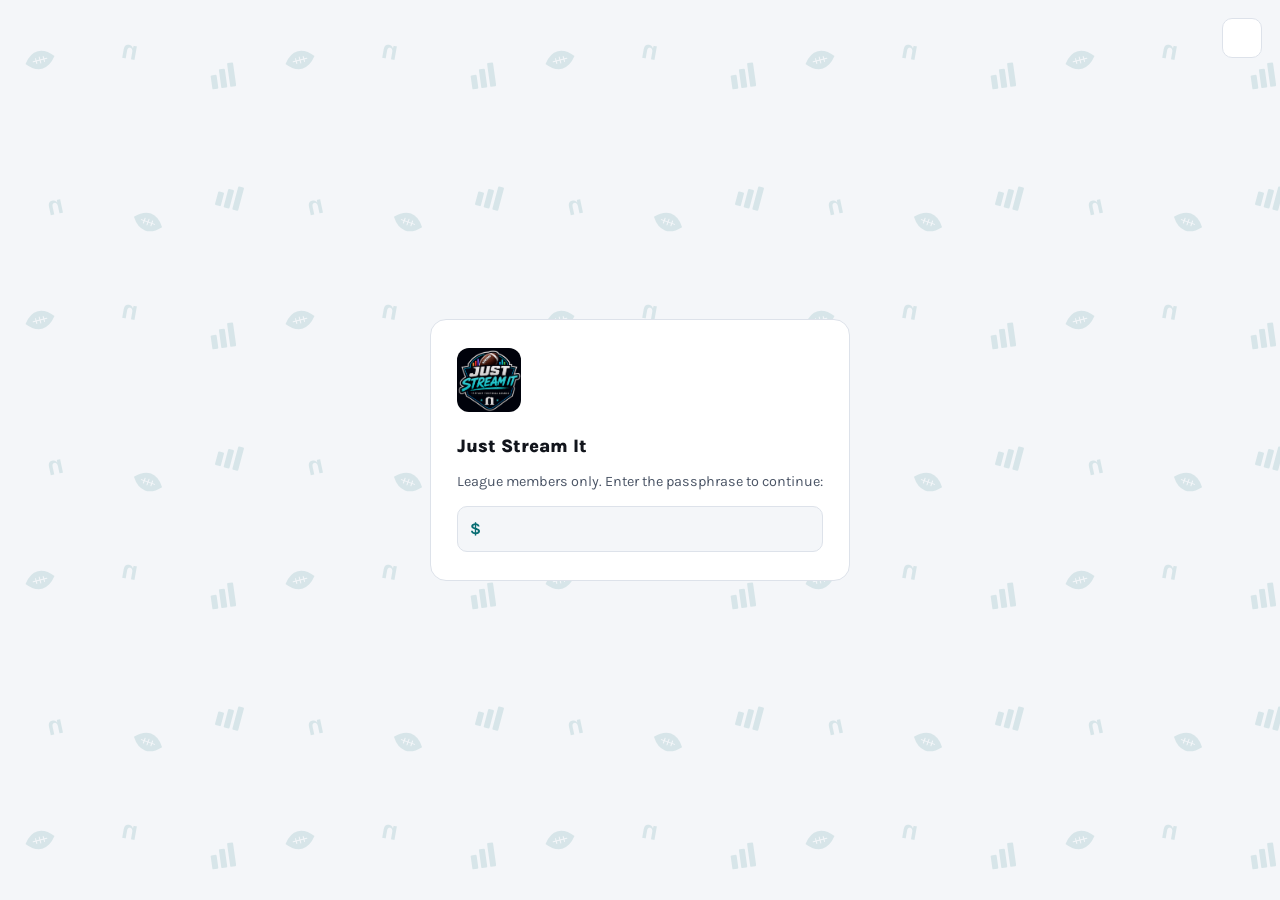
<file: docs/draft-recap.html>
<!--
  Permanent home for the 2026 Draft Recap, published 9/2/2026 (draft
  completed 9/1/2026). This used to be the landing page (index.html);
  once Weekly News started publishing in-season, it moved here for
  good, at a stable https://nielson.football/draft-recap.html link -
  same move draft-guide.html made when this page first bumped it off
  index.html. No longer kept in sync with index.html; they've diverged
  for real.
-->
<!doctype html>
<html lang="en">
<head>
<meta charset="utf-8">
<meta name="viewport" content="width=device-width, initial-scale=1">
<title>Just Stream It - 2026 Draft Recap</title>
<meta name="description" content="2026 draft recap for the Just Stream It fantasy football league: every team's plan, keeper values, and reach/value picks from the league's first-ever keeper draft.">
<link rel="preconnect" href="https://fonts.googleapis.com">
<link rel="preconnect" href="https://fonts.gstatic.com" crossorigin>
<link href="https://fonts.googleapis.com/css2?family=Oswald:wght@500;600;700&family=Karla:wght@400;600;700;800&display=swap" rel="stylesheet">
<link rel="stylesheet" href="theme.css">
<script src="nav.js"></script>
<style>
  .team-tile-grid {
    display: grid;
    grid-template-columns: repeat(auto-fit, minmax(340px, 1fr));
    gap: 18px;
  }
  .tile-detail-lg { color: var(--text-dim); font-size: 0.88rem; margin-top: 4px; line-height: 1.55; }
  .tile-detail-lg b { color: var(--text); font-weight: 700; }

  .rebrand-note { font-size: 0.85rem; color: var(--text-dim); margin-top: 4px; }
  .logo-swap { display: flex; align-items: center; gap: 16px; margin: 12px 0 6px; }
  .logo-swap-pair { display: flex; flex-direction: column; align-items: center; gap: 6px; }
  .logo-swap-pair img {
    width: 76px; height: 76px; border-radius: 50%; object-fit: cover;
    background: var(--panel-2); border: 1px solid var(--line);
  }
  .logo-swap-pair .swap-year {
    font-size: 0.68rem; color: var(--text-mute); text-transform: uppercase; letter-spacing: 0.05em; font-weight: 700;
  }
  .logo-swap .arrow { color: var(--text-mute); font-size: 1.6rem; flex-shrink: 0; }

  .identity-strip {
    display: flex; align-items: center; gap: 10px; flex-wrap: wrap;
    margin: 12px 0 6px; padding: 10px 12px;
    background: var(--panel-2); border-radius: 10px; font-size: 0.8rem;
  }
  .identity-year { display: flex; align-items: center; gap: 7px; }
  .identity-label { font-size: 0.65rem; color: var(--text-mute); text-transform: uppercase; letter-spacing: 0.04em; font-weight: 700; }
  .identity-pct { font-weight: 700; color: var(--text); font-variant-numeric: tabular-nums; }
  .identity-arrow { color: var(--text-mute); }
  .identity-tag {
    margin-left: auto; font-size: 0.65rem; text-transform: uppercase; letter-spacing: 0.04em;
    font-weight: 700; padding: 3px 8px; border-radius: 6px; white-space: nowrap;
  }
  .identity-tag.shifted { color: var(--brand); background: var(--brand-tint); }
  .identity-tag.steady { color: var(--text-mute); background: var(--panel); }

  .rank-value.good { color: var(--good); }
  .rank-value.bad { color: var(--bad); }
  .rank-list .rank-sub .owner-tag { font-weight: 600; color: var(--text); }
</style>
<script>
(function() {
  var saved = localStorage.getItem('jsi_theme');
  var light = saved ? saved === 'light' : (window.matchMedia && window.matchMedia('(prefers-color-scheme: light)').matches);
  if (light) document.documentElement.setAttribute('data-theme', 'light');
})();
</script>
</head>
<body>

<button class="theme-toggle" id="theme-toggle" type="button" aria-label="Toggle light/dark mode"></button>

<div id="lock-screen">
  <div class="lock-box">
    <img class="logo" src="logos/just-stream-it-logo.png" alt="">
    <p class="lock-title">Just Stream It</p>
    <p>League members only. Enter the passphrase to continue:</p>
    <form id="auth-form" class="prompt-line">
      <span class="dollar">$</span>
      <input type="text" id="auth-input" autocomplete="off" autofocus>
    </form>
    <p class="lock-error" id="auth-error">Wrong passphrase - try again.</p>
  </div>
</div>

<div id="app" style="display:none" class="page">

  <header class="site-header">
    <img class="logo" src="logos/just-stream-it-logo.png" alt="Just Stream It">
    <div>
      <h1>Draft Recap</h1>
      <nav class="resources" id="resources-nav"></nav>
      <div class="subtitle">9/1/2026 &middot; 12 teams, 19 rounds, 228 picks, the league's first keeper draft</div>
    </div>
  </header>

  <div class="section">
    <div class="section-title">Every Team</div>
    <div class="section-note">In round-one draft order. The 2025 &rarr; 2026 badge compares each team's top position by share of 2025 points scored vs. share of 2026 draft value by ADP - not a perfect match, but close enough to show who's leaning on the same position again and who moved off it.</div>
    <div class="team-tile-grid" id="team-tiles"></div>
  </div>

  <div class="section">
    <div class="section-title">Round One Board</div>
    <div class="card">
      <ol class="rank-list" id="round1-list"></ol>
    </div>
  </div>

  <div class="section">
    <div class="section-title">Reach &amp; Value Board</div>
    <div class="section-note">Vs. preseason superflex ADP, top-150 skill-position picks only</div>
    <div class="card">
      <div class="tile-label" style="margin-bottom:8px;">Biggest Reaches</div>
      <ol class="rank-list" id="reach-list"></ol>
      <div class="tile-label" style="margin:20px 0 8px;">Biggest Falls</div>
      <ol class="rank-list" id="value-list"></ol>
    </div>
  </div>

  <div class="section">
    <div class="section-title">Keeper Ledger</div>
    <div class="section-note">All 27 keepers, best value first</div>
    <div class="card">
      <ol class="rank-list" id="keeper-list"></ol>
    </div>
  </div>

</div>

<script>
const PASSWORD = 'cockroach';

// team_id -> { logo, oldLogo (only if changed this year) }
const LOGO = {
  1: 'logos/2026/1.jpg', 2: 'logos/2026/2.svg', 3: 'logos/2026/3.jpg', 4: 'logos/2026/4.jpg',
  5: 'logos/2026/5.svg', 6: 'logos/2026/6.jpg', 7: 'logos/2026/7.jpg', 8: 'logos/2026/8.jpg',
  9: 'logos/2026/9.jpg', 10: 'logos/2026/10.jpg', 11: 'logos/2026/11.jpg', 12: 'logos/2026/12.jpg',
};
const OLD_LOGO = {
  8: 'logos/2025/8.svg',
  9: 'logos/2025/9.png',
  10: 'logos/2025/10.png',
  11: 'logos/2025/11.png',
};

const TEAMS = [
  { id: 10, owner: 'Karl Abel', name: 'The Aristocrats', oldName: "Baker's Dirty Dozen" },
  { id: 11, owner: 'Kris Wikstrom', name: 'Rice Rice Baby', oldName: "Keep 'em and weep" },
  { id: 6,  owner: 'Lisette Bruens', name: 'Mahomes is where the heart is' },
  { id: 9,  owner: 'Ronjan Sikdar', name: 'McConkey Kong Country 2', oldName: 'McConkey Kong Country' },
  { id: 4,  owner: 'Ben Porter', name: 'Conquering Heroes' },
  { id: 8,  owner: 'Joe Sebranek', name: 'Olave Oyl', oldName: 'Daddy Nielsen' },
  { id: 2,  owner: 'Mariss Mednis', name: 'Mednis Madness' },
  { id: 3,  owner: 'Pete Gallagher', name: 'Illusions Michael' },
  { id: 1,  owner: 'Imran Hirani', name: "Lamar and Drake's Grahamy's", titleStatus2025: 'runnerup' },
  { id: 5,  owner: 'Cara Kantrowitz', name: 'Team Kantastrophe', titleStatus2025: 'champ' },
  { id: 12, owner: 'Melinda Thomas', name: 'Buffalo Abusement Park' },
  { id: 7,  owner: 'Mike Higgins', name: 'Terrible Towels' },
];

// A data-driven cross-check on the prose above: each team's dominant
// position in 2025 (share of actual started points, from
// docs/data/2025/team_analytics.json) vs. 2026 (share of draft value,
// weighting every keeper + live pick by max(0, 250 - its superflex ADP
// rank) and summing by position - QB/RB/WR/TE only, K/D-ST excluded from
// both). Not apples to apples (points scored vs. pre-season ADP), but
// close enough to show who's leaning on the same position again and who
// moved off it.
const IDENTITY = {
  1:  { y25pos: 'RB', y25pct: 28, y26pos: 'RB', y26pct: 40 },
  2:  { y25pos: 'WR', y25pct: 33, y26pos: 'WR', y26pct: 35 },
  3:  { y25pos: 'RB', y25pct: 30, y26pos: 'WR', y26pct: 54 },
  4:  { y25pos: 'WR', y25pct: 33, y26pos: 'WR', y26pct: 35 },
  5:  { y25pos: 'RB', y25pct: 37, y26pos: 'RB', y26pct: 36 },
  6:  { y25pos: 'RB', y25pct: 34, y26pos: 'WR', y26pct: 38 },
  7:  { y25pos: 'WR', y25pct: 32, y26pos: 'WR', y26pct: 46 },
  8:  { y25pos: 'WR', y25pct: 33, y26pos: 'WR', y26pct: 41 },
  9:  { y25pos: 'WR', y25pct: 31, y26pos: 'RB', y26pct: 36 },
  10: { y25pos: 'WR', y25pct: 30, y26pos: 'WR', y26pct: 39 },
  11: { y25pos: 'QB', y25pct: 32, y26pos: 'WR', y26pct: 37 },
  12: { y25pos: 'WR', y25pct: 36, y26pos: 'WR', y26pct: 42 },
};

// Hand-written recap text, verified against docs/data/2026/draft.json,
// docs/data/keeper_guide_2026.json and docs/data/adp_unkept_2026.json.
// Every sentence carries a specific pick, round, or number - nothing here
// is filler. Each entry leads with the actual strategy: which position(s)
// they built the roster around this year and what got sacrificed for it
// (backed by full 19-round position counts vs the league average of
// RB 5.2 / QB 3.1 / WR 6.3 / TE 1.8), then keepers, then a 2025 comparison
// where it sharpens the story rather than leading it.
const RECAP_TEXT = {
  10: "Karl's plan: solve one position completely, then move to the next. He opened with three running backs, <b>Bijan Robinson</b> at 1.01, then Ashton Jeanty and Josh Jacobs, before touching anything else. Then came wide receiver, four picks in a row (Davante Adams, Courtland Sutton, Carnell Tate, Mike Evans). Then tight end: Travis Kelce and Hunter Henry back to back in rounds nine and ten. It's the same running-back-first instinct he had in 2025 (Derrick Henry went at 1.01 that year too), just run with more discipline this time, on a wide open board since he had zero keepers to work around.",
  11: "Kris spent this draft fixing the hole that sank his 2-12 season. Lamar Jackson at 1.02 was pure value at the top of the board, not a push at the position, his only other quarterbacks were a round-8 flier on C.J. Stroud and keeper Tyler Shough late. The actual fix was running back, which left him with just three bodies on the roster all of last year. He added Jeremiyah Love in round two and D'Andre Swift in round five, five total by the end, up from three. He built out a five-receiver room alongside it, Rashee Rice, DeVonta Smith, Marvin Harrison Jr. and Jakobi Meyers among them, which is actually where most of his draft value ended up sitting. He also kept Quinshon Judkins for a round-9 cost, and came away with three kickers, tied for the most in the league.",
  6: "Lisette built around quarterback and wide receiver, not running back. Keeper <b>Christian McCaffrey</b> is basically her whole running back room; everything else at the position waited until round six or later. Instead she went deep at quarterback: Bo Nix at a round-2 keeper cost (the one overpay in the league by the model's math), then Patrick Mahomes, the player her team is literally named for, with her first live pick at 27, then a round-5 reach on Jordan Love. Wide receiver grew steadily alongside it, seven total by the end, with Garrett Wilson, Tetairoa McMillan, Matthew Golden and Xavier Worthy added from round four on. That's a shift from 2025, when Mahomes himself was her actual round-one pick instead of a fourth quarterback picked up for fun.",
  9: "Ronjan built this draft around one idea: own the backfield. Keeper <b>Jahmyr Gibbs</b> at the round-one cost, then Saquon Barkley at pick 21, gave him two true bell-cow backs before he touched anything else, a complete reversal from 2025, when his first running back didn't show up until round six. He backed that up with two receivers right away, A.J. Brown in round three and Ladd McConkey in round four. Quarterback came later and in bulk instead of a single big pick: keeper Trevor Lawrence in round five, then Sam Darnold, Cam Ward and Aaron Rodgers across rounds seven through eleven, four total. Everything after that, more running backs (Tony Pollard, Jordan Mason) and late fliers at receiver (Tre Tucker, Jalen Nailor, both landing well past ADP), was just filling out the bench once the core of the team was set. The team picked up a sequel in the name to match.",
  4: "Ben doubled up early at running back and quarterback, and all but abandoned tight end. He grabbed one true WR1 early, <b>Puka Nacua</b> at 1.05, so he wouldn't miss out on talent. Then came quarterback: two of his next three picks, Justin Herbert and Baker Mayfield, on the way to four total, tied for the most in the league. Running back became a volume approach instead of a star hunt, six total led by keeper Kenneth Walker III, while tight end got exactly one pick in 19 rounds, keeper Colston Loveland and nothing else. His boldest swing elsewhere was MarShawn Lloyd in round six, 57 picks ahead of ADP, <b>the single biggest reach of the entire draft</b>.",
  8: "Joe picked his quarterback early and never touched the position again. <b>Jalen Hurts</b> at pick six, part of a three-quarterback run at picks six through eight, is one of just two quarterbacks on his roster, tied for the fewest in the league. Everything else went to the backfield and receiver room instead: Derrick Henry and Breece Hall back to back in rounds two and three, then his renamed team's namesake, Chris Olave, joining keeper Jaxon Smith-Njigba and DJ Moore to build a seven-receiver group. All three of his keepers (Smith-Njigba, Olave, Javonte Williams) graded as value by the model, and he added late reaches on Gunnar Helm and Malik Davis. That's a full reversal from 2025, when Justin Jefferson was his round-one receiver and quarterback waited until round three.",
  2: "Mariss is the only team in the league carrying three tight ends, spreading bets at a position almost everyone else punts to one dart or none: Isaiah Likely in round six, Jake Ferguson in round nine, Kenyon Sadiq in round fifteen. Up top he flipped his approach entirely. Caleb Williams, the third quarterback in that round-one run, was his opening pick, taken 15 slots ahead of his ADP. In 2025 his round-one pick was a wide receiver (Malik Nabers), and his first quarterback didn't show up until round four. Running back and receiver both landed at close to league-average volume around those two bets. He kept Cam Skattebo and Wan'Dale Robinson, both solid value.",
  3: "Pete solved quarterback once, cheaply, and never looked back. Keeper <b>Josh Allen</b> at a fair round-one cost is his only quarterback in 19 rounds, the only such roster in the league. He'd still carried a backup as recently as last year, Daniel Jones in round 12. Every pick that might have gone to a QB2 went to wide receiver instead, eight total, tied for the most in the league, starting with Drake London in round two. Running back became the clear afterthought, four total, tied for the fewest, though he still found value there late: Keaton Mitchell fell 66 picks past ADP in round 17.",
  1: "Imran leaned on the same two positions as several other teams this year, running back and quarterback, but stocked them differently. He grabbed six backs, led by <b>De'Von Achane</b> and Travis Etienne Jr. back to back in rounds two and three, and four quarterbacks, tied for the most in the league. Two of those four are rookie lottery tickets rather than proven arms: Fernando Mendoza in round eight (50 picks ahead of his ADP) and Carson Beck in round twelve (66 picks ahead of his). Wide receiver only got one shot, Amon-Ra St. Brown at pick nine, and not much after that. It's basically a mirror image of 2025, when he opened with Lamar Jackson at quarterback and didn't touch running back until round four.",
  5: "Cara kept doing what already worked: running back and quarterback, the same two positions her title-winning roster leaned on last year. She ended up with six backs and four quarterbacks, both above the league average. Her keepers set that shape, <b>Jonathan Taylor</b> at a round-2 cost and Drake Maye at round-3, and her live picks doubled down instead of branching out: Bucky Irving in round five as a genuine RB2, and Matthew Stafford kept for a round-10 cost as quarterback depth. Wide receiver stayed a single investment, CeeDee Lamb at pick ten, the round-one slot Bijan Robinson held in 2025. Her round-16 pick, Chris Rodriguez Jr., fell 62 picks past his ADP.",
  12: "Melinda's roster starts and ends with wide receiver. Keeper <b>Ja'Marr Chase</b>, the second-priciest keeper in the league behind only Bo Nix, anchored a seven-receiver room that also includes Rome Odunze in round five and Jameson Williams in round six. That came directly at quarterback's expense: just two all draft, Joe Burrow and Brock Purdy, tied for the fewest in the league. Running back stayed a single core piece too, keeper James Cook III, who moved up to a round-3 cost from his original round-4 slot. Her round-17 running back, Jonah Coleman, fell 67 picks past ADP, the biggest fall of the night.",
  7: "Mike built the same shape as Pete Gallagher this year: solve quarterback cheaply through a keeper, then spend everywhere else on wide receiver. His two keepers, <b>Jayden Daniels</b> at a fair round-one cost and Jaxson Dart for round twelve, freed up the rest of his draft. Eight receivers followed, tied for the most in the league, starting with Justin Jefferson in round two. Running back was the clear afterthought, four total, tied for the fewest. Tight end came three rounds earlier than last year, Brock Bowers in round four versus Mark Andrews in round seven, and he added Shedeur Sanders as a round-16 quarterback flier behind his two keepers.",
};

const ROUND1 = [
  { pick: '1.01', team: 10, player: 'Bijan Robinson', pos: 'RB', kept: false },
  { pick: '1.02', team: 11, player: 'Lamar Jackson', pos: 'QB', kept: false },
  { pick: '1.03', team: 6,  player: 'Christian McCaffrey', pos: 'RB', kept: true },
  { pick: '1.04', team: 9,  player: 'Jahmyr Gibbs', pos: 'RB', kept: true },
  { pick: '1.05', team: 4,  player: 'Puka Nacua', pos: 'WR', kept: false },
  { pick: '1.06', team: 8,  player: 'Jalen Hurts', pos: 'QB', kept: false },
  { pick: '1.07', team: 2,  player: 'Caleb Williams', pos: 'QB', kept: false },
  { pick: '1.08', team: 3,  player: 'Josh Allen', pos: 'QB', kept: true },
  { pick: '1.09', team: 1,  player: 'Amon-Ra St. Brown', pos: 'WR', kept: false },
  { pick: '1.10', team: 5,  player: 'CeeDee Lamb', pos: 'WR', kept: false },
  { pick: '1.11', team: 12, player: "Ja'Marr Chase", pos: 'WR', kept: true },
  { pick: '1.12', team: 7,  player: 'Jayden Daniels', pos: 'QB', kept: true },
];

const REACHES = [
  { team: 4, player: 'MarShawn Lloyd', pos: 'RB', pick: 68, adp: 125 },
  { team: 1, player: 'Fernando Mendoza', pos: 'QB', pick: 88, adp: 138 },
  { team: 6, player: 'Jordan Love', pos: 'QB', pick: 51, adp: 79 },
  { team: 2, player: 'Isaiah Likely', pos: 'TE', pick: 66, adp: 90 },
  { team: 2, player: 'Caleb Williams', pos: 'QB', pick: 7, adp: 22 },
];
const VALUES = [
  { team: 11, player: 'Woody Marks', pos: 'RB', pick: 170, adp: 109 },
  { team: 5,  player: 'Chris Rodriguez Jr.', pos: 'RB', pick: 183, adp: 121 },
  { team: 1,  player: 'Brian Robinson Jr.', pos: 'RB', pick: 184, adp: 122 },
  { team: 10, player: 'Adonai Mitchell', pos: 'WR', pick: 192, adp: 129 },
  { team: 3,  player: 'Keaton Mitchell', pos: 'RB', pick: 200, adp: 134 },
];

const KEEPERS = [
  { team: 7,  player: 'Jaxson Dart', pos: 'QB', round: 12, vig: 114 },
  { team: 1,  player: 'Luther Burden III', pos: 'WR', round: 14, vig: 77 },
  { team: 11, player: 'Tyler Shough', pos: 'QB', round: 13, vig: 72 },
  { team: 5,  player: 'Matthew Stafford', pos: 'QB', round: 10, vig: 66 },
  { team: 8,  player: 'Javonte Williams', pos: 'RB', round: 11, vig: 66 },
  { team: 1,  player: 'Kyle Pitts Sr.', pos: 'TE', round: 13, vig: 53 },
  { team: 8,  player: 'Chris Olave', pos: 'WR', round: 8, vig: 46 },
  { team: 2,  player: 'Cam Skattebo', pos: 'RB', round: 10, vig: 40 },
  { team: 4,  player: 'Colston Loveland', pos: 'TE', round: 10, vig: 37 },
  { team: 8,  player: 'Jaxon Smith-Njigba', pos: 'WR', round: 4, vig: 35 },
  { team: 11, player: 'Quinshon Judkins', pos: 'RB', round: 9, vig: 33 },
  { team: 2,  player: "Wan'Dale Robinson", pos: 'WR', round: 14, vig: 33 },
  { team: 1,  player: 'Daniel Jones', pos: 'QB', round: 11, vig: 30 },
  { team: 4,  player: 'Emeka Egbuka', pos: 'WR', round: 8, vig: 26 },
  { team: 5,  player: 'Drake Maye', pos: 'QB', round: 3, vig: 21 },
  { team: 9,  player: 'Trevor Lawrence', pos: 'QB', round: 5, vig: 21 },
  { team: 6,  player: 'Tetairoa McMillan', pos: 'WR', round: 7, vig: 16 },
  { team: 4,  player: 'Kenneth Walker III', pos: 'RB', round: 5, vig: 10 },
  { team: 12, player: 'James Cook III', pos: 'RB', round: 3, vig: 10 },
  { team: 3,  player: 'Trey McBride', pos: 'TE', round: 3, vig: 8 },
  { team: 9,  player: 'Jahmyr Gibbs', pos: 'RB', round: 1, vig: 5 },
  { team: 7,  player: 'Jayden Daniels', pos: 'QB', round: 1, vig: 3 },
  { team: 3,  player: 'Josh Allen', pos: 'QB', round: 1, vig: 0 },
  { team: 5,  player: 'Jonathan Taylor', pos: 'RB', round: 2, vig: -2 },
  { team: 6,  player: 'Christian McCaffrey', pos: 'RB', round: 1, vig: -6 },
  { team: 12, player: "Ja'Marr Chase", pos: 'WR', round: 1, vig: -7 },
  { team: 6,  player: 'Bo Nix', pos: 'QB', round: 2, vig: -17 },
];

function teamById(id) { return TEAMS.find(t => t.id === id); }

function posBadge(pos) {
  return `<span class="pos-badge pos-${pos}">${pos}</span>`;
}

// 2025 title-game finish - a season-specific status, not part of anyone's
// name, so it lives on each team's titleStatus2025 and gets appended
// wherever an owner name renders, rather than baked into the owner string
// itself. DELIBERATELY named with the year, not just "titleStatus": if this
// page's data ever gets reused as a starting point for a future season, a
// generic field name is exactly the kind of thing that survives a
// copy-paste unnoticed and points the trophy at last year's champ forever.
// Add a fresh titleStatus2026 to whoever actually finishes 1st/2nd in 2026
// when that time comes - don't rename or reuse this one.
const TITLE_STATUS_EMOJI = { champ: '\u{1F451}', runnerup: '\u{1F948}' };
function ownerLabel(t) {
  const emoji = TITLE_STATUS_EMOJI[t.titleStatus2025];
  return emoji ? `${t.owner} ${emoji}` : t.owner;
}

function chip(teamId, size) {
  const t = teamById(teamId);
  const cls = size ? `team-chip ${size}` : 'team-chip';
  return `
    <span class="${cls}">
      <img class="chip-logo" src="${LOGO[teamId]}" alt="" onerror="this.style.visibility='hidden'">
      <span class="chip-text">
        <span class="chip-name">${ownerLabel(t)}</span>
        <span class="chip-owner">${t.name}</span>
      </span>
    </span>
  `;
}

function renderTeamTiles() {
  const el = document.getElementById('team-tiles');
  el.innerHTML = TEAMS.map(t => {
    const logoSwapHtml = OLD_LOGO[t.id] ? `
      <div class="logo-swap">
        <div class="logo-swap-pair">
          <img src="${OLD_LOGO[t.id]}" alt="2025 logo" onerror="this.style.visibility='hidden'">
          <span class="swap-year">2025</span>
        </div>
        <span class="arrow">&rarr;</span>
        <div class="logo-swap-pair">
          <img src="${LOGO[t.id]}" alt="2026 logo" onerror="this.style.visibility='hidden'">
          <span class="swap-year">2026</span>
        </div>
      </div>
    ` : '';
    const renameHtml = t.oldName ? `<div class="rebrand-note">Renamed from ${t.oldName}</div>` : '';
    const idy = IDENTITY[t.id];
    const shifted = idy.y25pos !== idy.y26pos;
    const identityHtml = `
      <div class="identity-strip">
        <span class="identity-year">
          <span class="identity-label">2025</span>
          ${posBadge(idy.y25pos)}
          <span class="identity-pct">${idy.y25pct}%</span>
        </span>
        <span class="identity-arrow">&rarr;</span>
        <span class="identity-year">
          <span class="identity-label">2026</span>
          ${posBadge(idy.y26pos)}
          <span class="identity-pct">${idy.y26pct}%</span>
        </span>
        <span class="identity-tag ${shifted ? 'shifted' : 'steady'}">${shifted ? 'Shifted' : 'Held steady'}</span>
      </div>
    `;
    return `
      <div class="tile">
        ${chip(t.id)}
        ${renameHtml}
        ${logoSwapHtml}
        ${identityHtml}
        <p class="tile-detail-lg">${RECAP_TEXT[t.id]}</p>
      </div>
    `;
  }).join('');
}

function renderRound1() {
  const el = document.getElementById('round1-list');
  el.innerHTML = ROUND1.map(p => `
    <li>
      <div class="rank-main">
        <div class="rank-chip-row">
          ${chip(p.team, 'team-chip-sm')}
          ${posBadge(p.pos)}
          <span>${p.player}</span>
          ${p.kept ? '<span class="round-tag highlight">kept</span>' : ''}
        </div>
      </div>
      <div class="rank-value">${p.pick}</div>
    </li>
  `).join('');
}

function renderReachValue() {
  const reachEl = document.getElementById('reach-list');
  reachEl.innerHTML = REACHES.map(r => `
    <li>
      <div class="rank-main">
        <div class="rank-chip-row">
          ${chip(r.team, 'team-chip-sm')}
          ${posBadge(r.pos)}
          <span>${r.player}</span>
        </div>
        <div class="rank-sub">pick ${r.pick} vs. ADP ${r.adp}</div>
      </div>
      <div class="rank-value good">+${r.adp - r.pick}</div>
    </li>
  `).join('');

  const valueEl = document.getElementById('value-list');
  valueEl.innerHTML = VALUES.map(r => `
    <li>
      <div class="rank-main">
        <div class="rank-chip-row">
          ${chip(r.team, 'team-chip-sm')}
          ${posBadge(r.pos)}
          <span>${r.player}</span>
        </div>
        <div class="rank-sub">pick ${r.pick} vs. ADP ${r.adp}</div>
      </div>
      <div class="rank-value bad">-${r.pick - r.adp}</div>
    </li>
  `).join('');
}

function renderKeepers() {
  const el = document.getElementById('keeper-list');
  el.innerHTML = KEEPERS.map(k => `
    <li>
      <div class="rank-main">
        <div class="rank-chip-row">
          ${chip(k.team, 'team-chip-sm')}
          ${posBadge(k.pos)}
          <span>${k.player}</span>
        </div>
        <div class="rank-sub">kept for round ${k.round}</div>
      </div>
      <div class="rank-value ${k.vig > 0 ? 'good' : k.vig < 0 ? 'bad' : ''}">${k.vig > 0 ? '+' : ''}${k.vig}</div>
    </li>
  `).join('');
}

async function loadApp() {
  document.getElementById('lock-screen').style.display = 'none';
  document.getElementById('app').style.display = '';

  const meta = await (await fetch('data/meta.json')).json();
  document.getElementById('resources-nav').innerHTML = renderNav('draft-recap', meta.league_id);

  renderTeamTiles();
  renderRound1();
  renderReachValue();
  renderKeepers();
}

document.getElementById('auth-form').addEventListener('submit', (e) => {
  e.preventDefault();
  const input = document.getElementById('auth-input');
  if (input.value === PASSWORD) {
    localStorage.setItem('jsi_auth', 'granted');
    loadApp();
  } else {
    document.getElementById('auth-error').classList.add('show');
    input.value = '';
  }
});

if (localStorage.getItem('jsi_auth') === 'granted') {
  loadApp();
}

function updateThemeToggleIcon() {
  const isLight = document.documentElement.getAttribute('data-theme') === 'light';
  document.getElementById('theme-toggle').textContent = isLight ? '\u{1F319}' : '\u{2600}\u{FE0F}';
}
document.getElementById('theme-toggle').addEventListener('click', () => {
  const isLight = document.documentElement.getAttribute('data-theme') === 'light';
  if (isLight) {
    document.documentElement.removeAttribute('data-theme');
    localStorage.setItem('jsi_theme', 'dark');
  } else {
    document.documentElement.setAttribute('data-theme', 'light');
    localStorage.setItem('jsi_theme', 'light');
  }
  updateThemeToggleIcon();
});
updateThemeToggleIcon();
</script>
</body>
</html>
</file>
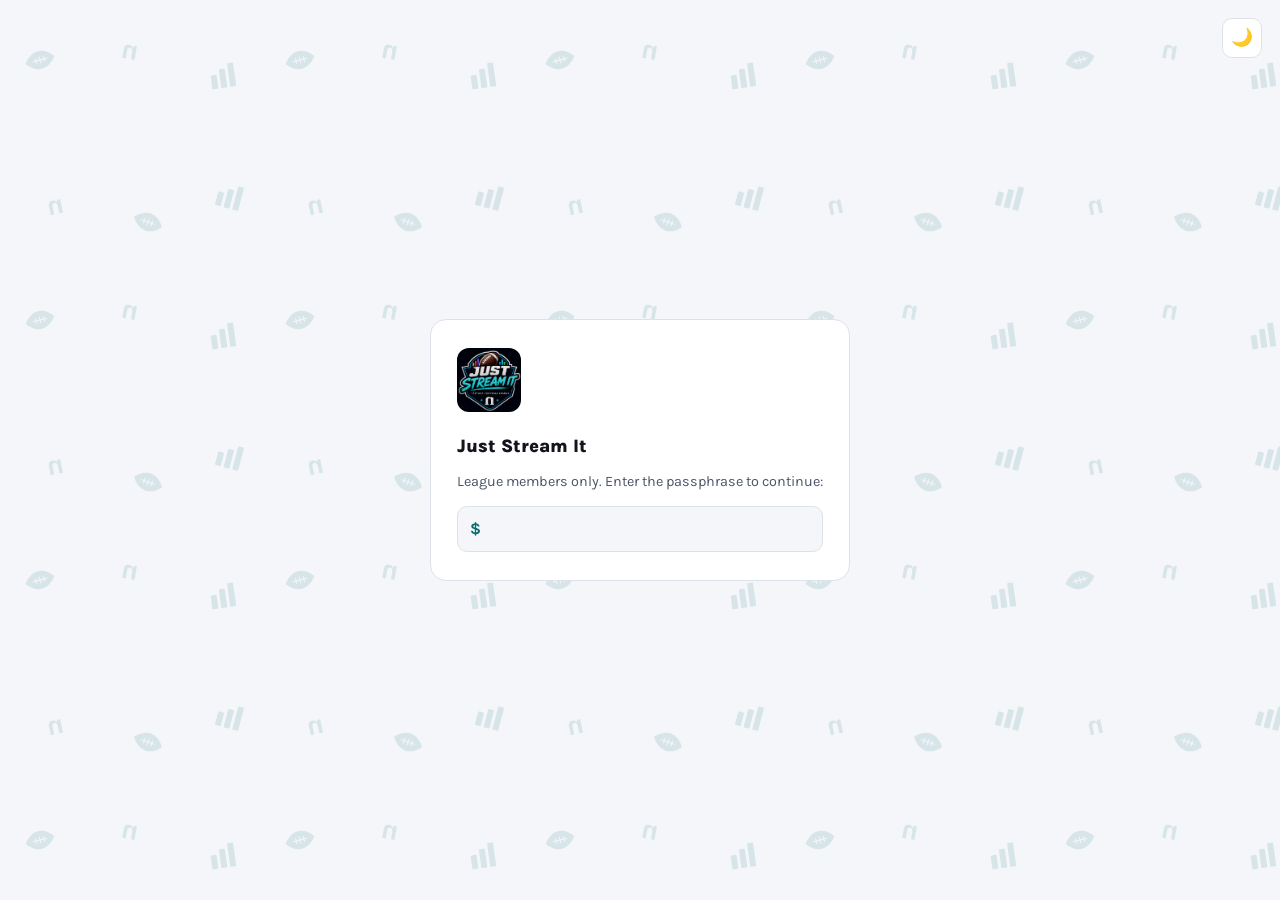
<file: docs/draft-summary.html>
<!--
  2026 Draft Summary, published 2026-09-04 - a straight merge of what used
  to be two separate pages, draft-recap.html and draft-guide.html: the
  Recap's team-by-team narrative/boards on top, the Guide's round-by-round
  board and available-player pool below, unchanged, just literally stacked
  under one shared header/nav rather than redesigned into something new.
  Frees up two navbar slots for one. Both source files are gone - this is
  their one and only home now, no separate permanent URLs left behind.
  Also carries a link-out to the Keeper Dossier (see the card after Keeper
  Ledger below), which got pulled out of the top nav in the same pass -
  it's still reachable at keeper-dossier.html, just no longer a primary
  tab now that keeper decisions are locked and the draft's done.
-->
<!doctype html>
<html lang="en">
<head>
<meta charset="utf-8">
<meta name="viewport" content="width=device-width, initial-scale=1">
<link rel="icon" type="image/png" sizes="32x32" href="favicon-32.png">
<link rel="apple-touch-icon" href="favicon-180.png">
<title>Just Stream It - 2026 Draft Summary</title>
<meta name="description" content="2026 Draft Summary for the Just Stream It fantasy football league: every team's plan, keeper values, and reach/value picks from the league's first-ever keeper draft, plus the full round-by-round draft board and available-player pool.">
<link rel="preconnect" href="https://fonts.googleapis.com">
<link rel="preconnect" href="https://fonts.gstatic.com" crossorigin>
<link href="https://fonts.googleapis.com/css2?family=Oswald:wght@500;600;700&family=Karla:wght@400;600;700;800&display=swap" rel="stylesheet">
<link rel="stylesheet" href="theme.css">
<script src="nav.js"></script>
<style>
  /* ---------- from draft-recap.html ---------- */
  .team-tile-grid {
    display: grid;
    grid-template-columns: repeat(auto-fit, minmax(340px, 1fr));
    gap: 18px;
  }
  .tile-detail-lg { color: var(--text-dim); font-size: 0.88rem; margin-top: 4px; line-height: 1.55; }
  .tile-detail-lg b { color: var(--text); font-weight: 700; }

  .rebrand-note { font-size: 0.85rem; color: var(--text-dim); margin-top: 4px; }
  .logo-swap { display: flex; align-items: center; gap: 16px; margin: 12px 0 6px; }
  .logo-swap-pair { display: flex; flex-direction: column; align-items: center; gap: 6px; }
  .logo-swap-pair img {
    width: 76px; height: 76px; border-radius: 50%; object-fit: cover;
    background: var(--panel-2); border: 1px solid var(--line);
  }
  .logo-swap-pair .swap-year {
    font-size: 0.68rem; color: var(--text-mute); text-transform: uppercase; letter-spacing: 0.05em; font-weight: 700;
  }
  .logo-swap .arrow { color: var(--text-mute); font-size: 1.6rem; flex-shrink: 0; }

  .identity-strip {
    display: flex; align-items: center; gap: 10px; flex-wrap: wrap;
    margin: 12px 0 6px; padding: 10px 12px;
    background: var(--panel-2); border-radius: 10px; font-size: 0.8rem;
  }
  .identity-year { display: flex; align-items: center; gap: 7px; }
  .identity-label { font-size: 0.65rem; color: var(--text-mute); text-transform: uppercase; letter-spacing: 0.04em; font-weight: 700; }
  .identity-pct { font-weight: 700; color: var(--text); font-variant-numeric: tabular-nums; }
  .identity-arrow { color: var(--text-mute); }
  .identity-tag {
    margin-left: auto; font-size: 0.65rem; text-transform: uppercase; letter-spacing: 0.04em;
    font-weight: 700; padding: 3px 8px; border-radius: 6px; white-space: nowrap;
  }
  .identity-tag.shifted { color: var(--brand); background: var(--brand-tint); }
  .identity-tag.steady { color: var(--text-mute); background: var(--panel); }

  .rank-value.good { color: var(--good); }
  .rank-value.bad { color: var(--bad); }
  .rank-list .rank-sub .owner-tag { font-weight: 600; color: var(--text); }

  /* Marks where the Draft Guide half of this page begins - the two were
     separate pages until 2026-09-04, so this keeps a clear seam between
     them instead of letting the Guide's sections read as a continuation
     of the Recap's. */
  .part-divider { margin-top: 56px; padding-top: 28px; border-top: 2px solid var(--line); }
  .part-divider .section-title { font-size: 1.6rem; }

  .dossier-link-card { text-align: center; color: var(--text-dim); }
  .dossier-link-card a { font-weight: 700; }

  /* ---------- from draft-guide.html ---------- */
  .team-picker {
    display: grid;
    grid-template-columns: repeat(4, 1fr);
    gap: 14px;
    margin-bottom: 20px;
  }
  .team-picker-btn {
    display: flex;
    flex-direction: column;
    align-items: center;
    gap: 10px;
    background: var(--panel);
    border: 1px solid var(--line);
    border-radius: 12px;
    padding: 18px 14px;
    cursor: pointer;
    text-align: center;
    font-family: inherit;
    color: inherit;
  }
  .team-picker-btn:hover { border-color: var(--brand-dim); }
  .team-picker-btn.active { border-color: var(--brand); background: var(--brand-tint); }
  .team-picker-btn img.chip-logo {
    width: 68px;
    height: 68px;
    border-radius: 50%;
    object-fit: cover;
    background: var(--panel-2);
    flex-shrink: 0;
  }
  .team-picker-btn .chip-text { display: flex; flex-direction: column; align-items: center; line-height: 1.3; }
  .team-picker-btn .chip-name { font-weight: 700; font-size: 1rem; }
  .team-picker-btn .chip-owner { font-size: 0.82rem; color: var(--text-dim); }

  @media (max-width: 640px) {
    .team-picker { grid-template-columns: repeat(2, 1fr); }
  }

  .open-rounds-line { margin-top: 8px; font-size: 0.88rem; color: var(--text-dim); line-height: 1.6; }
  .open-rounds-line b { color: var(--text); }

  .table-scroll { overflow-x: auto; }
  table.draft-grid { border-collapse: collapse; font-size: 0.8rem; min-width: 1700px; width: 100%; }
  table.draft-grid th, table.draft-grid td {
    border: 1px solid var(--line);
    padding: 6px 9px;
    text-align: left;
    vertical-align: top;
  }
  table.draft-grid td { min-width: 128px; }
  table.draft-grid th {
    background: var(--panel-2);
    color: var(--text-mute);
    font-size: 0.68rem;
    text-transform: uppercase;
    letter-spacing: 0.04em;
    text-align: center;
  }
  /* Header team-chip: name stacked above the logo, not beside it - a
     side-by-side chip clips against these narrow columns. */
  table.draft-grid th .team-chip {
    flex-direction: column;
    gap: 4px;
    align-items: center;
  }
  table.draft-grid th .team-chip .chip-logo { width: 26px; height: 26px; }
  table.draft-grid td.round-col, table.draft-grid th.round-col {
    position: sticky;
    left: 0;
    background: var(--panel);
    z-index: 1;
    font-weight: 700;
    min-width: 56px;
    white-space: nowrap;
  }
  table.draft-grid th.round-col { background: var(--panel-2); z-index: 2; }
  table.draft-grid td.cell-keeper { background: var(--brand-tint); }
  table.draft-grid td.col-active { box-shadow: inset 0 0 0 2px var(--brand); }
  .cell-player { font-weight: 700; color: var(--text); white-space: nowrap; }
  .cell-meta { font-size: 0.68rem; color: var(--text-mute); font-style: italic; }
  .adp-line {
    font-size: 0.72rem;
    color: var(--text-dim);
    margin-top: 3px;
    white-space: nowrap;
  }
  .adp-line .pos-badge { transform: scale(0.85); transform-origin: left center; }

  .top200-scroll { max-height: 480px; overflow-y: auto; overflow-x: auto; }
  table.top200-table { width: 100%; border-collapse: collapse; font-size: 0.85rem; }
  table.top200-table th, table.top200-table td { padding: 7px 10px; text-align: left; border-bottom: 1px solid var(--line); }
  table.top200-table th {
    position: sticky;
    top: 0;
    background: var(--panel);
    color: var(--text-mute);
    font-size: 0.68rem;
    text-transform: uppercase;
    letter-spacing: 0.04em;
  }
  table.top200-table td.player-cell { font-weight: 600; }
  table.top200-table tbody tr:hover { background: var(--panel-2); }
</style>
<script>
(function() {
  var saved = localStorage.getItem('jsi_theme');
  var light = saved ? saved === 'light' : (window.matchMedia && window.matchMedia('(prefers-color-scheme: light)').matches);
  if (light) document.documentElement.setAttribute('data-theme', 'light');
})();
</script>
</head>
<body>

<button class="theme-toggle" id="theme-toggle" type="button" aria-label="Toggle light/dark mode"></button>

<div id="lock-screen">
  <div class="lock-box">
    <img class="logo" src="logos/just-stream-it-logo.png" alt="">
    <p class="lock-title">Just Stream It</p>
    <p>League members only. Enter the passphrase to continue:</p>
    <form id="auth-form" class="prompt-line">
      <span class="dollar">$</span>
      <input type="text" id="auth-input" autocomplete="off" autofocus>
    </form>
    <p class="lock-error" id="auth-error">Wrong passphrase - try again.</p>
  </div>
</div>

<div id="app" style="display:none" class="page">

  <header class="site-header">
    <img class="logo" src="logos/just-stream-it-logo.png" alt="Just Stream It">
    <div>
      <h1>2026 Draft Summary</h1>
      <nav class="resources" id="resources-nav"></nav>
      <div class="subtitle">9/1/2026 &middot; 12 teams, 19 rounds, 228 picks, the league's first keeper draft</div>
    </div>
  </header>

  <!-- ===== Draft Recap ===== -->

  <div class="section">
    <div class="section-title">Every Team</div>
    <div class="section-note">In round-one draft order. The 2025 &rarr; 2026 badge compares each team's top position by share of 2025 points scored vs. share of 2026 draft value by ADP - not a perfect match, but close enough to show who's leaning on the same position again and who moved off it.</div>
    <div class="team-tile-grid" id="team-tiles"></div>
  </div>

  <div class="section">
    <div class="section-title">Round One Board</div>
    <div class="card">
      <ol class="rank-list" id="round1-list"></ol>
    </div>
  </div>

  <div class="section">
    <div class="section-title">Reach &amp; Value Board</div>
    <div class="section-note">Vs. preseason superflex ADP, top-150 skill-position picks only</div>
    <div class="card">
      <div class="tile-label" style="margin-bottom:8px;">Biggest Reaches</div>
      <ol class="rank-list" id="reach-list"></ol>
      <div class="tile-label" style="margin:20px 0 8px;">Biggest Falls</div>
      <ol class="rank-list" id="value-list"></ol>
    </div>
  </div>

  <div class="section">
    <div class="section-title">Keeper Ledger</div>
    <div class="section-note">All 27 keepers, best value first</div>
    <div class="card">
      <ol class="rank-list" id="keeper-list"></ol>
    </div>
  </div>

  <div class="section">
    <div class="card dossier-link-card">
      Want the full per-team keeper-eligible breakdown behind these calls?
      <a href="keeper-dossier.html">See the Keeper Dossier &rarr;</a>
    </div>
  </div>

  <!-- ===== Draft Guide ===== -->

  <div class="section part-divider">
    <div class="section-title">2026 Draft Guide</div>
    <div class="section-note">Round-by-round board, plus who's still available at each pick.</div>
  </div>

  <div class="section">
    <div class="section-title">Pick your team</div>
    <div class="team-picker" id="team-picker"></div>
    <div class="card" id="team-summary"></div>
  </div>

  <div class="section">
    <div class="section-title">Full draft board</div>
    <div class="section-note">For each pick, a rough guide to players who might be around at that point</div>
    <div class="card">
      <div class="table-scroll">
        <table class="draft-grid" id="draft-grid"></table>
      </div>
    </div>
  </div>

  <div class="section">
    <div class="section-title">Top 200 available (not kept)</div>
    <div class="card">
      <div class="top200-scroll">
        <table class="top200-table">
          <thead>
            <tr><th>Rank</th><th>Pos Rank</th><th>Pos</th><th>Player</th><th>NFL Team</th></tr>
          </thead>
          <tbody id="top200-body"></tbody>
        </table>
      </div>
    </div>
  </div>

</div>

<script>
const PASSWORD = 'cockroach';

// ================= Draft Recap =================

// team_id -> { logo, oldLogo (only if changed this year) }
const LOGO = {
  1: 'logos/2026/1.jpg', 2: 'logos/2026/2.svg', 3: 'logos/2026/3.jpg', 4: 'logos/2026/4.jpg',
  5: 'logos/2026/5.svg', 6: 'logos/2026/6.jpg', 7: 'logos/2026/7.jpg', 8: 'logos/2026/8.jpg',
  9: 'logos/2026/9.jpg', 10: 'logos/2026/10.jpg', 11: 'logos/2026/11.jpg', 12: 'logos/2026/12.jpg',
};
const OLD_LOGO = {
  8: 'logos/2025/8.svg',
  9: 'logos/2025/9.png',
  10: 'logos/2025/10.png',
  11: 'logos/2025/11.png',
  1: 'logos/2025/1.jpg',
  3: 'logos/2025/3.jpg',
};

const TEAMS = [
  { id: 10, owner: 'Karl Abel', name: 'The Aristocrats', oldName: "Baker's Dirty Dozen" },
  { id: 11, owner: 'Kris Wikstrom', name: 'Rice Rice Baby', oldName: "Keep 'em and weep" },
  { id: 6,  owner: 'Lisette Bruens', name: 'Mahomes is where the heart is' },
  { id: 9,  owner: 'Ronjan Sikdar', name: 'McConkey Kong Country 2', oldName: 'McConkey Kong Country' },
  { id: 4,  owner: 'Ben Porter', name: 'Conquering Heroes' },
  { id: 8,  owner: 'Joe Sebranek', name: 'Olave Oyl', oldName: 'Daddy Nielsen' },
  { id: 2,  owner: 'Mariss Mednis', name: 'Mednis Madness' },
  { id: 3,  owner: 'Pete Gallagher', name: 'Beard Al', oldName: 'Illusions Michael' },
  { id: 1,  owner: 'Imran Hirani', name: 'Three Lions Football Club', oldName: "Lamar and Drake's Grahamy's", titleStatus2025: 'runnerup' },
  { id: 5,  owner: 'Cara Kantrowitz', name: 'Team Kantastrophe', titleStatus2025: 'champ' },
  { id: 12, owner: 'Melinda Thomas', name: 'Buffalo Abusement Park' },
  { id: 7,  owner: 'Mike Higgins', name: 'Terrible Towels' },
];

// A data-driven cross-check on the prose above: each team's dominant
// position in 2025 (share of actual started points, from
// docs/data/2025/team_analytics.json) vs. 2026 (share of draft value,
// weighting every keeper + live pick by max(0, 250 - its superflex ADP
// rank) and summing by position - QB/RB/WR/TE only, K/D-ST excluded from
// both). Not apples to apples (points scored vs. pre-season ADP), but
// close enough to show who's leaning on the same position again and who
// moved off it.
const IDENTITY = {
  1:  { y25pos: 'RB', y25pct: 28, y26pos: 'RB', y26pct: 40 },
  2:  { y25pos: 'WR', y25pct: 33, y26pos: 'WR', y26pct: 35 },
  3:  { y25pos: 'RB', y25pct: 30, y26pos: 'WR', y26pct: 54 },
  4:  { y25pos: 'WR', y25pct: 33, y26pos: 'WR', y26pct: 35 },
  5:  { y25pos: 'RB', y25pct: 37, y26pos: 'RB', y26pct: 36 },
  6:  { y25pos: 'RB', y25pct: 34, y26pos: 'WR', y26pct: 38 },
  7:  { y25pos: 'WR', y25pct: 32, y26pos: 'WR', y26pct: 46 },
  8:  { y25pos: 'WR', y25pct: 33, y26pos: 'WR', y26pct: 41 },
  9:  { y25pos: 'WR', y25pct: 31, y26pos: 'RB', y26pct: 36 },
  10: { y25pos: 'WR', y25pct: 30, y26pos: 'WR', y26pct: 39 },
  11: { y25pos: 'QB', y25pct: 32, y26pos: 'WR', y26pct: 37 },
  12: { y25pos: 'WR', y25pct: 36, y26pos: 'WR', y26pct: 42 },
};

// Hand-written recap text, verified against docs/data/2026/draft.json,
// docs/data/keeper_guide_2026.json and docs/data/adp_unkept_2026.json.
// Every sentence carries a specific pick, round, or number - nothing here
// is filler. Each entry leads with the actual strategy: which position(s)
// they built the roster around this year and what got sacrificed for it
// (backed by full 19-round position counts vs the league average of
// RB 5.2 / QB 3.1 / WR 6.3 / TE 1.8), then keepers, then a 2025 comparison
// where it sharpens the story rather than leading it.
const RECAP_TEXT = {
  10: "Karl's plan: solve one position completely, then move to the next. He opened with three running backs, <b>Bijan Robinson</b> at 1.01, then Ashton Jeanty and Josh Jacobs, before touching anything else. Then came wide receiver, four picks in a row (Davante Adams, Courtland Sutton, Carnell Tate, Mike Evans). Then tight end: Travis Kelce and Hunter Henry back to back in rounds nine and ten. It's the same running-back-first instinct he had in 2025 (Derrick Henry went at 1.01 that year too), just run with more discipline this time, on a wide open board since he had zero keepers to work around.",
  11: "Kris spent this draft fixing the hole that sank his 2-12 season. Lamar Jackson at 1.02 was pure value at the top of the board, not a push at the position, his only other quarterbacks were a round-8 flier on C.J. Stroud and keeper Tyler Shough late. The actual fix was running back, which left him with just three bodies on the roster all of last year. He added Jeremiyah Love in round two and D'Andre Swift in round five, five total by the end, up from three. He built out a five-receiver room alongside it, Rashee Rice, DeVonta Smith, Marvin Harrison Jr. and Jakobi Meyers among them, which is actually where most of his draft value ended up sitting. He also kept Quinshon Judkins for a round-9 cost, and came away with three kickers, tied for the most in the league.",
  6: "Lisette built around quarterback and wide receiver, not running back. Keeper <b>Christian McCaffrey</b> is basically her whole running back room; everything else at the position waited until round six or later. Instead she went deep at quarterback: Bo Nix at a round-2 keeper cost (the one overpay in the league by the model's math), then Patrick Mahomes, the player her team is literally named for, with her first live pick at 27, then a round-5 reach on Jordan Love. Wide receiver grew steadily alongside it, seven total by the end, with Garrett Wilson, Tetairoa McMillan, Matthew Golden and Xavier Worthy added from round four on. That's a shift from 2025, when Mahomes himself was her actual round-one pick instead of a fourth quarterback picked up for fun.",
  9: "Ronjan built this draft around one idea: own the backfield. Keeper <b>Jahmyr Gibbs</b> at the round-one cost, then Saquon Barkley at pick 21, gave him two true bell-cow backs before he touched anything else, a complete reversal from 2025, when his first running back didn't show up until round six. He backed that up with two receivers right away, A.J. Brown in round three and Ladd McConkey in round four. Quarterback came later and in bulk instead of a single big pick: keeper Trevor Lawrence in round five, then Sam Darnold, Cam Ward and Aaron Rodgers across rounds seven through eleven, four total. Everything after that, more running backs (Tony Pollard, Jordan Mason) and late fliers at receiver (Tre Tucker, Jalen Nailor, both landing well past ADP), was just filling out the bench once the core of the team was set. The team picked up a sequel in the name to match.",
  4: "Ben doubled up early at running back and quarterback, and all but abandoned tight end. He grabbed one true WR1 early, <b>Puka Nacua</b> at 1.05, so he wouldn't miss out on talent. Then came quarterback: two of his next three picks, Justin Herbert and Baker Mayfield, on the way to four total, tied for the most in the league. Running back became a volume approach instead of a star hunt, six total led by keeper Kenneth Walker III, while tight end got exactly one pick in 19 rounds, keeper Colston Loveland and nothing else. His boldest swing elsewhere was MarShawn Lloyd in round six, 57 picks ahead of ADP, <b>the single biggest reach of the entire draft</b>.",
  8: "Joe picked his quarterback early and never touched the position again. <b>Jalen Hurts</b> at pick six, part of a three-quarterback run at picks six through eight, is one of just two quarterbacks on his roster, tied for the fewest in the league. Everything else went to the backfield and receiver room instead: Derrick Henry and Breece Hall back to back in rounds two and three, then his renamed team's namesake, Chris Olave, joining keeper Jaxon Smith-Njigba and DJ Moore to build a seven-receiver group. All three of his keepers (Smith-Njigba, Olave, Javonte Williams) graded as value by the model, and he added late reaches on Gunnar Helm and Malik Davis. That's a full reversal from 2025, when Justin Jefferson was his round-one receiver and quarterback waited until round three.",
  2: "Mariss is the only team in the league carrying three tight ends, spreading bets at a position almost everyone else punts to one dart or none: Isaiah Likely in round six, Jake Ferguson in round nine, Kenyon Sadiq in round fifteen. Up top he flipped his approach entirely. Caleb Williams, the third quarterback in that round-one run, was his opening pick, taken 15 slots ahead of his ADP. In 2025 his round-one pick was a wide receiver (Malik Nabers), and his first quarterback didn't show up until round four. Running back and receiver both landed at close to league-average volume around those two bets. He kept Cam Skattebo and Wan'Dale Robinson, both solid value.",
  3: "Pete solved quarterback once, cheaply, and never looked back. Keeper <b>Josh Allen</b> at a fair round-one cost is his only quarterback in 19 rounds, the only such roster in the league. He'd still carried a backup as recently as last year, Daniel Jones in round 12. Every pick that might have gone to a QB2 went to wide receiver instead, eight total, tied for the most in the league, starting with Drake London in round two. Running back became the clear afterthought, four total, tied for the fewest, though he still found value there late: Keaton Mitchell fell 66 picks past ADP in round 17.",
  1: "Imran leaned on the same two positions as several other teams this year, running back and quarterback, but stocked them differently. He grabbed six backs, led by <b>De'Von Achane</b> and Travis Etienne Jr. back to back in rounds two and three, and four quarterbacks, tied for the most in the league. Two of those four are rookie lottery tickets rather than proven arms: Fernando Mendoza in round eight (50 picks ahead of his ADP) and Carson Beck in round twelve (66 picks ahead of his). Wide receiver only got one shot, Amon-Ra St. Brown at pick nine, and not much after that. It's basically a mirror image of 2025, when he opened with Lamar Jackson at quarterback and didn't touch running back until round four.",
  5: "Cara kept doing what already worked: running back and quarterback, the same two positions her title-winning roster leaned on last year. She ended up with six backs and four quarterbacks, both above the league average. Her keepers set that shape, <b>Jonathan Taylor</b> at a round-2 cost and Drake Maye at round-3, and her live picks doubled down instead of branching out: Bucky Irving in round five as a genuine RB2, and Matthew Stafford kept for a round-10 cost as quarterback depth. Wide receiver stayed a single investment, CeeDee Lamb at pick ten, the round-one slot Bijan Robinson held in 2025. Her round-16 pick, Chris Rodriguez Jr., fell 62 picks past his ADP.",
  12: "Melinda's roster starts and ends with wide receiver. Keeper <b>Ja'Marr Chase</b>, the second-priciest keeper in the league behind only Bo Nix, anchored a seven-receiver room that also includes Rome Odunze in round five and Jameson Williams in round six. That came directly at quarterback's expense: just two all draft, Joe Burrow and Brock Purdy, tied for the fewest in the league. Running back stayed a single core piece too, keeper James Cook III, who moved up to a round-3 cost from his original round-4 slot. Her round-17 running back, Jonah Coleman, fell 67 picks past ADP, the biggest fall of the night.",
  7: "Mike built the same shape as Pete Gallagher this year: solve quarterback cheaply through a keeper, then spend everywhere else on wide receiver. His two keepers, <b>Jayden Daniels</b> at a fair round-one cost and Jaxson Dart for round twelve, freed up the rest of his draft. Eight receivers followed, tied for the most in the league, starting with Justin Jefferson in round two. Running back was the clear afterthought, four total, tied for the fewest. Tight end came three rounds earlier than last year, Brock Bowers in round four versus Mark Andrews in round seven, and he added Shedeur Sanders as a round-16 quarterback flier behind his two keepers.",
};

const ROUND1 = [
  { pick: '1.01', team: 10, player: 'Bijan Robinson', pos: 'RB', kept: false },
  { pick: '1.02', team: 11, player: 'Lamar Jackson', pos: 'QB', kept: false },
  { pick: '1.03', team: 6,  player: 'Christian McCaffrey', pos: 'RB', kept: true },
  { pick: '1.04', team: 9,  player: 'Jahmyr Gibbs', pos: 'RB', kept: true },
  { pick: '1.05', team: 4,  player: 'Puka Nacua', pos: 'WR', kept: false },
  { pick: '1.06', team: 8,  player: 'Jalen Hurts', pos: 'QB', kept: false },
  { pick: '1.07', team: 2,  player: 'Caleb Williams', pos: 'QB', kept: false },
  { pick: '1.08', team: 3,  player: 'Josh Allen', pos: 'QB', kept: true },
  { pick: '1.09', team: 1,  player: 'Amon-Ra St. Brown', pos: 'WR', kept: false },
  { pick: '1.10', team: 5,  player: 'CeeDee Lamb', pos: 'WR', kept: false },
  { pick: '1.11', team: 12, player: "Ja'Marr Chase", pos: 'WR', kept: true },
  { pick: '1.12', team: 7,  player: 'Jayden Daniels', pos: 'QB', kept: true },
];

const REACHES = [
  { team: 4, player: 'MarShawn Lloyd', pos: 'RB', pick: 68, adp: 125 },
  { team: 1, player: 'Fernando Mendoza', pos: 'QB', pick: 88, adp: 138 },
  { team: 6, player: 'Jordan Love', pos: 'QB', pick: 51, adp: 79 },
  { team: 2, player: 'Isaiah Likely', pos: 'TE', pick: 66, adp: 90 },
  { team: 2, player: 'Caleb Williams', pos: 'QB', pick: 7, adp: 22 },
];
const VALUES = [
  { team: 11, player: 'Woody Marks', pos: 'RB', pick: 170, adp: 109 },
  { team: 5,  player: 'Chris Rodriguez Jr.', pos: 'RB', pick: 183, adp: 121 },
  { team: 1,  player: 'Brian Robinson Jr.', pos: 'RB', pick: 184, adp: 122 },
  { team: 10, player: 'Adonai Mitchell', pos: 'WR', pick: 192, adp: 129 },
  { team: 3,  player: 'Keaton Mitchell', pos: 'RB', pick: 200, adp: 134 },
];

const KEEPERS = [
  { team: 7,  player: 'Jaxson Dart', pos: 'QB', round: 12, vig: 114 },
  { team: 1,  player: 'Luther Burden III', pos: 'WR', round: 14, vig: 77 },
  { team: 11, player: 'Tyler Shough', pos: 'QB', round: 13, vig: 72 },
  { team: 5,  player: 'Matthew Stafford', pos: 'QB', round: 10, vig: 66 },
  { team: 8,  player: 'Javonte Williams', pos: 'RB', round: 11, vig: 66 },
  { team: 1,  player: 'Kyle Pitts Sr.', pos: 'TE', round: 13, vig: 53 },
  { team: 8,  player: 'Chris Olave', pos: 'WR', round: 8, vig: 46 },
  { team: 2,  player: 'Cam Skattebo', pos: 'RB', round: 10, vig: 40 },
  { team: 4,  player: 'Colston Loveland', pos: 'TE', round: 10, vig: 37 },
  { team: 8,  player: 'Jaxon Smith-Njigba', pos: 'WR', round: 4, vig: 35 },
  { team: 11, player: 'Quinshon Judkins', pos: 'RB', round: 9, vig: 33 },
  { team: 2,  player: "Wan'Dale Robinson", pos: 'WR', round: 14, vig: 33 },
  { team: 1,  player: 'Daniel Jones', pos: 'QB', round: 11, vig: 30 },
  { team: 4,  player: 'Emeka Egbuka', pos: 'WR', round: 8, vig: 26 },
  { team: 5,  player: 'Drake Maye', pos: 'QB', round: 3, vig: 21 },
  { team: 9,  player: 'Trevor Lawrence', pos: 'QB', round: 5, vig: 21 },
  { team: 6,  player: 'Tetairoa McMillan', pos: 'WR', round: 7, vig: 16 },
  { team: 4,  player: 'Kenneth Walker III', pos: 'RB', round: 5, vig: 10 },
  { team: 12, player: 'James Cook III', pos: 'RB', round: 3, vig: 10 },
  { team: 3,  player: 'Trey McBride', pos: 'TE', round: 3, vig: 8 },
  { team: 9,  player: 'Jahmyr Gibbs', pos: 'RB', round: 1, vig: 5 },
  { team: 7,  player: 'Jayden Daniels', pos: 'QB', round: 1, vig: 3 },
  { team: 3,  player: 'Josh Allen', pos: 'QB', round: 1, vig: 0 },
  { team: 5,  player: 'Jonathan Taylor', pos: 'RB', round: 2, vig: -2 },
  { team: 6,  player: 'Christian McCaffrey', pos: 'RB', round: 1, vig: -6 },
  { team: 12, player: "Ja'Marr Chase", pos: 'WR', round: 1, vig: -7 },
  { team: 6,  player: 'Bo Nix', pos: 'QB', round: 2, vig: -17 },
];

function teamById(id) { return TEAMS.find(t => t.id === id); }

// Shared by both halves of this page (draft-guide.html's own copy was
// identical apart from the parameter name) - one definition now.
function posBadge(pos) {
  return `<span class="pos-badge pos-${pos}">${pos}</span>`;
}

// 2025 title-game finish - a season-specific status, not part of anyone's
// name, so it lives on each team's titleStatus2025 and gets appended
// wherever an owner name renders, rather than baked into the owner string
// itself. DELIBERATELY named with the year, not just "titleStatus": if this
// page's data ever gets reused as a starting point for a future season, a
// generic field name is exactly the kind of thing that survives a
// copy-paste unnoticed and points the trophy at last year's champ forever.
// Add a fresh titleStatus2026 to whoever actually finishes 1st/2nd in 2026
// when that time comes - don't rename or reuse this one.
// TITLE_STATUS_EMOJI/ownerLabel() themselves live in nav.js now (shared with
// index.html) - see that file's own comment.

function chip(teamId, size) {
  const t = teamById(teamId);
  const cls = size ? `team-chip ${size}` : 'team-chip';
  return `
    <span class="${cls}">
      <img class="chip-logo" src="${LOGO[teamId]}" alt="" onerror="this.style.visibility='hidden'">
      <span class="chip-text">
        <span class="chip-name">${ownerLabel(t)}</span>
        <span class="chip-owner">${t.name}</span>
      </span>
    </span>
  `;
}

function renderTeamTiles() {
  const el = document.getElementById('team-tiles');
  el.innerHTML = TEAMS.map(t => {
    const logoSwapHtml = OLD_LOGO[t.id] ? `
      <div class="logo-swap">
        <div class="logo-swap-pair">
          <img src="${OLD_LOGO[t.id]}" alt="2025 logo" onerror="this.style.visibility='hidden'">
          <span class="swap-year">2025</span>
        </div>
        <span class="arrow">&rarr;</span>
        <div class="logo-swap-pair">
          <img src="${LOGO[t.id]}" alt="2026 logo" onerror="this.style.visibility='hidden'">
          <span class="swap-year">2026</span>
        </div>
      </div>
    ` : '';
    const renameHtml = t.oldName ? `<div class="rebrand-note">Renamed from ${t.oldName}</div>` : '';
    const idy = IDENTITY[t.id];
    const shifted = idy.y25pos !== idy.y26pos;
    const identityHtml = `
      <div class="identity-strip">
        <span class="identity-year">
          <span class="identity-label">2025</span>
          ${posBadge(idy.y25pos)}
          <span class="identity-pct">${idy.y25pct}%</span>
        </span>
        <span class="identity-arrow">&rarr;</span>
        <span class="identity-year">
          <span class="identity-label">2026</span>
          ${posBadge(idy.y26pos)}
          <span class="identity-pct">${idy.y26pct}%</span>
        </span>
        <span class="identity-tag ${shifted ? 'shifted' : 'steady'}">${shifted ? 'Shifted' : 'Held steady'}</span>
      </div>
    `;
    return `
      <div class="tile">
        ${chip(t.id)}
        ${renameHtml}
        ${logoSwapHtml}
        ${identityHtml}
        <p class="tile-detail-lg">${RECAP_TEXT[t.id]}</p>
      </div>
    `;
  }).join('');
}

function renderRound1() {
  const el = document.getElementById('round1-list');
  el.innerHTML = ROUND1.map(p => `
    <li>
      <div class="rank-main">
        <div class="rank-chip-row">
          ${chip(p.team, 'team-chip-sm')}
          ${posBadge(p.pos)}
          <span>${p.player}</span>
          ${p.kept ? '<span class="round-tag highlight">kept</span>' : ''}
        </div>
      </div>
      <div class="rank-value">${p.pick}</div>
    </li>
  `).join('');
}

function renderReachValue() {
  const reachEl = document.getElementById('reach-list');
  reachEl.innerHTML = REACHES.map(r => `
    <li>
      <div class="rank-main">
        <div class="rank-chip-row">
          ${chip(r.team, 'team-chip-sm')}
          ${posBadge(r.pos)}
          <span>${r.player}</span>
        </div>
        <div class="rank-sub">pick ${r.pick} vs. ADP ${r.adp}</div>
      </div>
      <div class="rank-value good">+${r.adp - r.pick}</div>
    </li>
  `).join('');

  const valueEl = document.getElementById('value-list');
  valueEl.innerHTML = VALUES.map(r => `
    <li>
      <div class="rank-main">
        <div class="rank-chip-row">
          ${chip(r.team, 'team-chip-sm')}
          ${posBadge(r.pos)}
          <span>${r.player}</span>
        </div>
        <div class="rank-sub">pick ${r.pick} vs. ADP ${r.adp}</div>
      </div>
      <div class="rank-value bad">-${r.pick - r.adp}</div>
    </li>
  `).join('');
}

function renderKeepers() {
  const el = document.getElementById('keeper-list');
  el.innerHTML = KEEPERS.map(k => `
    <li>
      <div class="rank-main">
        <div class="rank-chip-row">
          ${chip(k.team, 'team-chip-sm')}
          ${posBadge(k.pos)}
          <span>${k.player}</span>
        </div>
        <div class="rank-sub">kept for round ${k.round}</div>
      </div>
      <div class="rank-value ${k.vig > 0 ? 'good' : k.vig < 0 ? 'bad' : ''}">${k.vig > 0 ? '+' : ''}${k.vig}</div>
    </li>
  `).join('');
}

// ================= Draft Guide =================

let guide = null;
let adpUnkept = null;
let posRankById = null;
let selectedTeamId = null;

// 3 teams rebranded (name + logo) right around draft day. This is a
// pre-draft planning section, not a record of the draft itself, so it
// keeps showing each team under the name/logo it had going into keeper
// decisions and the draft - the rename is part of the actual story up in
// the Draft Recap half above instead. Without this override, the live
// team_name/logo fields (fetched fresh from ESPN) would silently rewrite
// draft-night history every time the data cron runs.
const NAME_OVERRIDE = {
  8:  { team_name: 'Daddy Nielsen ', logo: 'logos/2025/8.svg' },
  9:  { team_name: 'McConkey Kong Country', logo: 'logos/2025/9.png' },
  10: { team_name: "Baker's Dirty Dozen", logo: 'logos/2025/10.png' },
  11: { team_name: "Keep 'em and weep", logo: 'logos/2025/11.png' },
};
function applyNameOverride(t) {
  const o = NAME_OVERRIDE[t.team_id];
  if (o) { t.team_name = o.team_name; t.logo = o.logo; }
}

// Position rank among the FULL player pool - kept players included - so
// e.g. a WR's "position rank" accounts for every kept WR ranked above them,
// even though kept players don't appear as rows in the available-players
// table below. keeperGuide is only used for this (position + ADP rank of
// the 27 kept players); everything else on this page already comes from
// adpUnkept, which excludes them.
function computePositionRanks(unkept, keeperGuide) {
  const kept = keeperGuide
    .flatMap(team => team.candidates)
    .filter(c => c.kept_2026)
    .map(c => ({ id: c.player_id, position: c.position, rank: c.adp_superflex_rank }));
  const pool = unkept
    .map(p => ({ id: p.player_id, position: p.position, rank: p.superflex_rank }))
    .concat(kept)
    .sort((a, b) => a.rank - b.rank);

  const counts = {};
  const byId = {};
  for (const p of pool) {
    counts[p.position] = (counts[p.position] || 0) + 1;
    byId[p.id] = counts[p.position];
  }
  return byId;
}

function renderTeamPicker() {
  const picker = document.getElementById('team-picker');
  picker.innerHTML = guide.teams.map(t => `
    <button class="team-picker-btn ${t.team_id === selectedTeamId ? 'active' : ''}" data-team="${t.team_id}">
      <img class="chip-logo" src="${t.logo}" alt="" onerror="this.style.visibility='hidden'">
      <div class="chip-text">
        <span class="chip-name">${t.owners.join(' & ')}</span>
        <span class="chip-owner">${t.team_name}</span>
      </div>
    </button>
  `).join('');
  picker.querySelectorAll('.team-picker-btn').forEach(el => {
    el.addEventListener('click', () => {
      selectedTeamId = Number(el.dataset.team);
      renderTeamPicker();
      renderTeamSummary();
      renderGrid();
    });
  });
}

function renderTeamSummary() {
  const box = document.getElementById('team-summary');
  const team = guide.teams.find(t => t.team_id === selectedTeamId);
  if (!team) {
    box.innerHTML = '<div class="empty-state">Pick your team above to see your locked keepers and open rounds.</div>';
    return;
  }

  const keeperLine = team.locked_keepers_2026.length
    ? team.locked_keepers_2026.map(k => `${k.name} ${posBadge(k.position)} <span class="cell-meta">Rd ${k.keeper_cost_round_2026}</span>`).join(' &nbsp;&middot;&nbsp; ')
    : '<span class="cell-meta">no keepers this year</span>';

  box.innerHTML = `
    <div class="tile-headline" style="margin-top:0;">${team.owners.join(' & ')} - ${team.team_name}</div>
    <div class="open-rounds-line"><b>Locked keepers:</b> ${keeperLine}</div>
    <div class="open-rounds-line"><b>Your live picks (${team.open_rounds.length} rounds):</b> ${team.open_rounds.join(', ')}</div>
  `;
}

function renderTop50() {
  const tbody = document.getElementById('top200-body');
  tbody.innerHTML = adpUnkept.slice(0, 200).map(p => `
    <tr>
      <td>${p.adjusted_rank}</td>
      <td>${posRankById[p.player_id] ?? '-'}</td>
      <td>${posBadge(p.position)}</td>
      <td class="player-cell">${p.name}</td>
      <td>${p.pro_team}</td>
    </tr>
  `).join('');
}

function renderGrid() {
  const el = document.getElementById('draft-grid');
  const headerTeams = guide.rounds[0].picks.map((p, i) => ({
    team_id: p.team_id, team_name: p.team_name, owners: p.owners, logo: p.logo,
    nickname: guide.round_1_order[i],
  }));

  const theadHtml = `
    <thead>
      <tr>
        <th class="round-col">Rd</th>
        ${headerTeams.map(t => `
          <th class="${t.team_id === selectedTeamId ? 'col-active' : ''}">
            <div class="team-chip team-chip-xs">
              <img class="chip-logo" src="${t.logo}" alt="" onerror="this.style.visibility='hidden'">
              <div class="chip-text"><span class="chip-name">${t.nickname}</span></div>
            </div>
          </th>`).join('')}
      </tr>
    </thead>`;

  const rowsHtml = guide.rounds.map(r => {
    const cells = headerTeams.map(t => {
      const pick = r.picks.find(p => p.team_id === t.team_id);
      const activeCls = t.team_id === selectedTeamId ? 'col-active' : '';
      if (pick.keeper) {
        return `<td class="cell-keeper ${activeCls}">
          <div class="cell-player">${pick.keeper.name}</div>
          <div class="cell-meta">${posBadge(pick.keeper.position)} keeper &middot; pick ${pick.overall_pick}</div>
        </td>`;
      }
      const context = (pick.adp_context || [])
        .map(p => `<div class="adp-line">${p.name} ${posBadge(p.position)}</div>`)
        .join('');
      return `<td class="cell-open ${activeCls}">
        <div class="cell-meta">pick ${pick.overall_pick}</div>
        ${context}
      </td>`;
    }).join('');
    return `<tr><td class="round-col">Rd ${r.round}</td>${cells}</tr>`;
  }).join('');

  el.innerHTML = theadHtml + `<tbody>${rowsHtml}</tbody>`;
}

// ================= shared boot =================

async function loadApp() {
  document.getElementById('lock-screen').style.display = 'none';
  document.getElementById('app').style.display = '';

  const meta = await (await fetch('data/meta.json')).json();
  document.getElementById('resources-nav').innerHTML = renderNav('draft-summary', meta.league_id);

  renderTeamTiles();
  renderRound1();
  renderReachValue();
  renderKeepers();

  if (!guide) {
    guide = await (await fetch('data/draft_guide_2026.json')).json();
    guide.teams.forEach(applyNameOverride);
    guide.rounds.forEach(r => r.picks.forEach(applyNameOverride));
    // Pick-your-team grid reads alphabetically by owner first name, matching
    // the Keeper Dossier's convention - the Full Draft Board below reads
    // guide.rounds/round_1_order instead (untouched), which is correctly in
    // draft-pick order, so this sort only ever affects guide.teams.
    guide.teams.sort((a, b) => a.owners.join(' & ').localeCompare(b.owners.join(' & ')));
  }
  if (!adpUnkept) {
    adpUnkept = await (await fetch('data/adp_unkept_2026.json')).json();
  }
  if (!posRankById) {
    const keeperGuide = await (await fetch('data/keeper_guide_2026.json')).json();
    posRankById = computePositionRanks(adpUnkept, keeperGuide);
  }
  renderTeamPicker();
  renderTeamSummary();
  renderTop50();
  renderGrid();
}

document.getElementById('auth-form').addEventListener('submit', (e) => {
  e.preventDefault();
  const input = document.getElementById('auth-input');
  if (input.value === PASSWORD) {
    localStorage.setItem('jsi_auth', 'granted');
    loadApp();
  } else {
    document.getElementById('auth-error').classList.add('show');
    input.value = '';
  }
});

if (localStorage.getItem('jsi_auth') === 'granted') {
  loadApp();
}

function updateThemeToggleIcon() {
  const isLight = document.documentElement.getAttribute('data-theme') === 'light';
  document.getElementById('theme-toggle').textContent = isLight ? '\u{1F319}' : '\u{2600}\u{FE0F}';
}
document.getElementById('theme-toggle').addEventListener('click', () => {
  const isLight = document.documentElement.getAttribute('data-theme') === 'light';
  if (isLight) {
    document.documentElement.removeAttribute('data-theme');
    localStorage.setItem('jsi_theme', 'dark');
  } else {
    document.documentElement.setAttribute('data-theme', 'light');
    localStorage.setItem('jsi_theme', 'light');
  }
  updateThemeToggleIcon();
});
updateThemeToggleIcon();
</script>
</body>
</html>
</file>
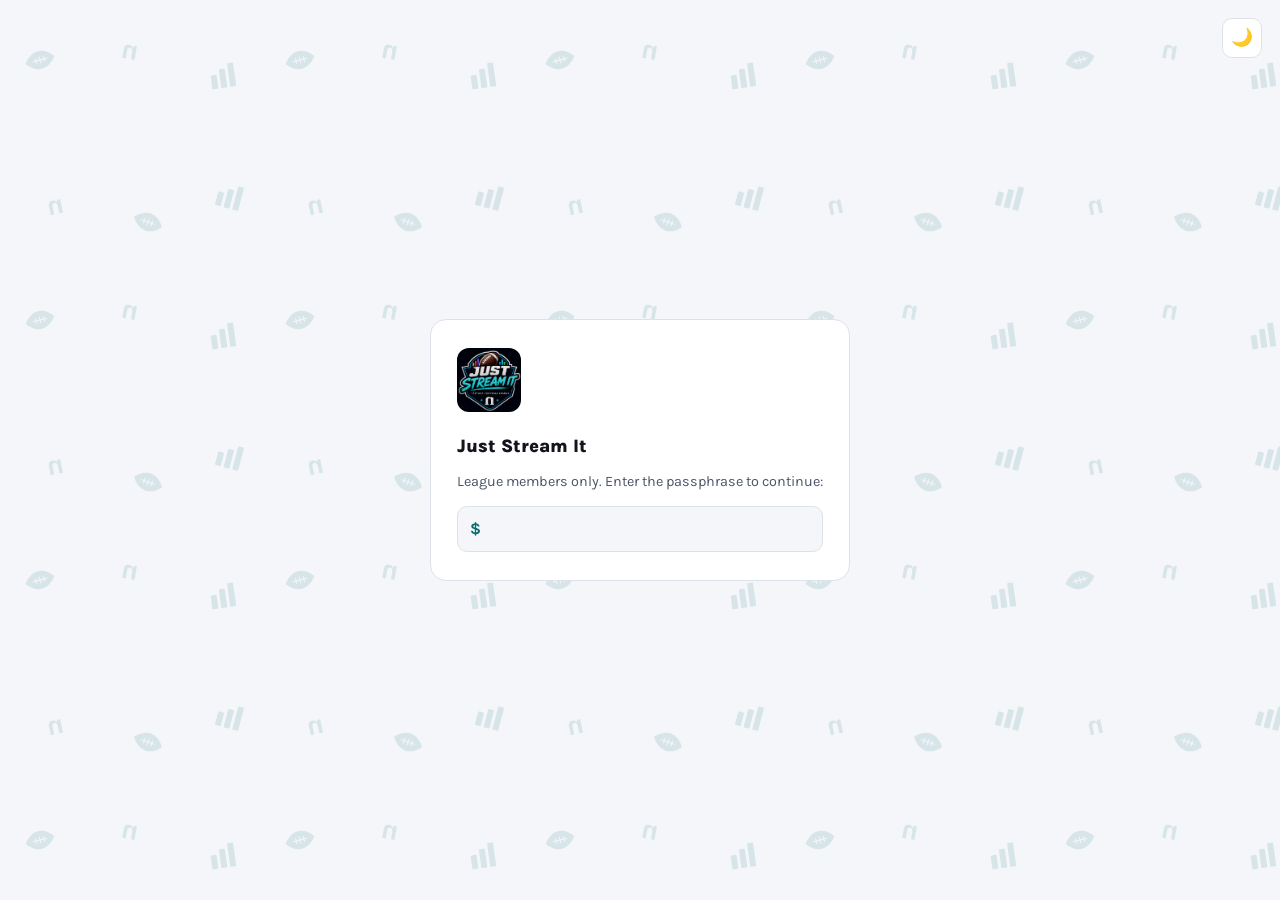
<file: docs/just-scream-it.html>
<!doctype html>
<html lang="en">
<head>
<meta charset="utf-8">
<meta name="viewport" content="width=device-width, initial-scale=1">
<link rel="icon" type="image/png" sizes="32x32" href="favicon-32.png">
<link rel="apple-touch-icon" href="favicon-180.png">
<title>Just Stream It - Just Scream It</title>
<meta name="description" content="Just Scream It, the league's weekly video recap: four pundits break down the week and pick every game.">
<link rel="preconnect" href="https://fonts.googleapis.com">
<link rel="preconnect" href="https://fonts.gstatic.com" crossorigin>
<link href="https://fonts.googleapis.com/css2?family=Oswald:wght@500;600;700&family=Karla:wght@400;600;700;800&family=Alfa+Slab+One&display=swap" rel="stylesheet">
<link rel="stylesheet" href="theme.css">
<script src="nav.js"></script>
<script>
(function() {
  var saved = localStorage.getItem('jsi_theme');
  var light = saved ? saved === 'light' : (window.matchMedia && window.matchMedia('(prefers-color-scheme: light)').matches);
  if (light) document.documentElement.setAttribute('data-theme', 'light');
})();
</script>
<style>
  /* Episode data lives in EPISODES and PUNDITS at the bottom of this file.
     Each new episode: add one EPISODES row (newest goes last, the page
     renders newest first), drop its thumbnail in just-scream-it/, and
     update the PUNDITS records. */
  h1.jsi-show { font-family: "Alfa Slab One", "Rockwell", Georgia, serif; font-weight: 400; letter-spacing: 0.01em; }

  .player-card { padding: 0; overflow: hidden; }
  .player { position: relative; width: 100%; aspect-ratio: 16 / 9; background: #000; }
  .player iframe, .player button { position: absolute; inset: 0; width: 100%; height: 100%; border: 0; }
  .player button { padding: 0; cursor: pointer; background: #000; }
  .player button img { width: 100%; height: 100%; object-fit: cover; display: block; }
  .play-badge {
    position: absolute; left: 50%; top: 40%; transform: translate(-50%, -50%);
    width: 76px; height: 76px; border-radius: 50%;
    background: rgba(14, 22, 40, 0.78); border: 3px solid #fff;
    display: grid; place-items: center;
  }
  .play-badge::after {
    content: ""; margin-left: 6px;
    border-left: 24px solid #fff; border-top: 15px solid transparent; border-bottom: 15px solid transparent;
  }
  .player button:hover .play-badge, .player button:focus-visible .play-badge { background: var(--brand-dim); }
  .player-meta { padding: 14px 18px 16px; display: flex; flex-wrap: wrap; align-items: baseline; gap: 4px 14px; }
  .player-title { font-family: "Oswald", sans-serif; font-weight: 600; font-size: 1.2rem; color: var(--text); }
  .player-sub { color: var(--text-mute); font-size: 0.85rem; font-variant-numeric: tabular-nums; }

  .desk { display: grid; grid-template-columns: repeat(4, minmax(0, 1fr)); gap: 14px; }
  @media (max-width: 760px) { .desk { grid-template-columns: repeat(2, minmax(0, 1fr)); } }
  .pundit { text-align: center; display: grid; gap: 6px; justify-items: center; align-content: start; padding: 18px 14px; }
  .pundit img { width: 96px; height: 96px; border-radius: 50%; }
  .pundit-name { font-family: "Oswald", sans-serif; font-weight: 600; font-size: 1rem; line-height: 1.25; color: var(--text); text-wrap: balance; }
  .pundit-desc { color: var(--text-dim); font-size: 0.82rem; line-height: 1.35; text-wrap: balance; }
  .pundit-record { font-family: "Oswald", sans-serif; font-weight: 700; font-size: 1.35rem; color: var(--brand); font-variant-numeric: tabular-nums; line-height: 1.1; margin-top: 2px; }
  .pundit-record-label { color: var(--text-mute); font-size: 0.72rem; text-transform: uppercase; letter-spacing: 0.06em; margin-bottom: 6px; }

  /* same column grid as the desk above, so the two rows line up; tiles stay a quarter wide however few episodes there are */
  .episodes { display: grid; grid-template-columns: repeat(4, minmax(0, 1fr)); gap: 14px; }
  @media (max-width: 760px) { .episodes { grid-template-columns: repeat(2, minmax(0, 1fr)); } }
  .episode {
    overflow: hidden; display: flex; flex-direction: column;
    background: var(--panel); border: 1px solid var(--line); border-radius: 12px;
  }
  .episode:hover, .episode:focus-within { border-color: var(--brand-dim); }
  .episode-btn { appearance: none; text-align: left; cursor: pointer; padding: 0; border: 0; background: none; color: inherit; font: inherit; display: flex; flex-direction: column; }
  .yt-row { display: flex; justify-content: space-between; align-items: center; gap: 8px; flex-wrap: wrap; }
  .episode .yt-row { margin-top: auto; padding: 0 12px 12px; }
  .yt-link { flex: none; font-size: 0.8rem; font-weight: 700; text-decoration: none; color: var(--text-mute); border: 2px solid var(--line); border-radius: 9px; padding: 4px 10px; }
  .yt-link:hover, .yt-link:focus-visible { color: var(--brand); border-color: var(--brand); }
  .episode img { width: 100%; aspect-ratio: 16 / 9; object-fit: cover; display: block; }
  .episode-body { padding: 10px 12px 12px; display: grid; gap: 2px; }
  .episode-title { font-family: "Oswald", sans-serif; font-weight: 600; font-size: 0.98rem; color: var(--text); }
  .episode-sub { color: var(--text-mute); font-size: 0.8rem; font-variant-numeric: tabular-nums; }
  .episode.now { border-color: var(--brand); }
  .now-tag { color: var(--brand); font-weight: 700; font-size: 0.72rem; text-transform: uppercase; letter-spacing: 0.06em; }
</style>
</head>
<body>

<button class="theme-toggle" id="theme-toggle" type="button" aria-label="Toggle light/dark mode"></button>

<div id="lock-screen">
  <div class="lock-box">
    <img class="logo" src="logos/just-stream-it-logo.png" alt="">
    <p class="lock-title">Just Stream It</p>
    <p>League members only. Enter the passphrase to continue:</p>
    <form id="auth-form" class="prompt-line">
      <span class="dollar">$</span>
      <input type="text" id="auth-input" autocomplete="off" autofocus>
    </form>
    <p class="lock-error" id="auth-error">Wrong passphrase - try again.</p>
  </div>
</div>

<div id="app" style="display:none" class="page">

  <header class="site-header">
    <img class="logo" src="logos/just-stream-it-logo.png" alt="Just Stream It">
    <div>
      <h1 class="jsi-show">Just Scream It</h1>
      <nav class="resources" id="resources-nav"></nav>
    </div>
  </header>

  <div class="section">
    <div class="section-title" id="player-label">Latest Episode</div>
    <div class="card player-card">
      <div class="player" id="player"></div>
      <div class="player-meta"><span class="player-title" id="player-title"></span><span class="player-sub" id="player-sub"></span><a class="yt-link" id="player-yt" target="_blank" rel="noopener" style="margin-left:auto">Open on YouTube &#8599;</a></div>
    </div>
  </div>

  <div class="section">
    <div class="section-title">The Desk</div>
    <p class="section-note">Season pick records through Week 11</p>
    <div class="desk" id="desk"></div>
  </div>

  <div class="section">
    <div class="section-title">All Episodes</div>
    <div class="episodes" id="episodes"></div>
  </div>

</div>

<script>
const PASSWORD = 'cockroach';

// One row per episode, oldest first (rendered newest first).
const EPISODES = [
  { week: 8, youtube: 'D6s1uzWGvIQ', title: 'Week 8 Recap · Week 9 Picks', date: '11/3/2026', runtime: '5:12', thumb: 'just-scream-it/thumb_week08.jpg' },
  { week: 9, youtube: '6e5iOuWzpxM', title: 'Week 9 Recap · Week 10 Picks', date: '11/10/2026', runtime: '8:15', thumb: 'just-scream-it/thumb_week09.jpg' },
  { week: 10, youtube: 'vaP1NsK3LD8', title: 'Week 10 Recap · Week 11 Picks', date: '11/17/2026', runtime: '8:42', thumb: 'just-scream-it/thumb_week10.jpg' },
  { week: 11, youtube: 'xuRGGwavRCI', title: 'Week 11 Recap · Week 12 Picks', date: '11/24/2026', runtime: '10:30', thumb: 'just-scream-it/thumb_week11.jpg' },
];

// Desk order. Records are every game picked through the last completed week.
const PUNDITS = [
  { name: 'Esteban "El Huracán" Montenegro-Bravo', desc: 'Hype · Rides the Hot Hand', img: 'just-scream-it/pundit-e.png', w: 36, l: 30 },
  { name: 'Dr. Octavia "The Decimal" Prudence-Washington, PhD, PhD', desc: 'Analytics · Scoring Average', img: 'just-scream-it/pundit-o.png', w: 34, l: 32 },
  { name: 'Chip "Thunderhawk" Blasterson III', desc: 'Former Player · Fades Favorites', img: 'just-scream-it/pundit-c.png', w: 32, l: 34 },
  { name: 'Madame Mei-Lin "The Oracle of the Over/Under" Zhao-Fontaine', desc: 'Mystic · Reads the Stars', img: 'just-scream-it/pundit-m.png', w: 30, l: 36 },
];

const esc = s => String(s).replace(/&/g, '&amp;').replace(/</g, '&lt;').replace(/"/g, '&quot;');

function showEpisode(ep, autoplay) {
  const player = document.getElementById('player');
  if (autoplay) {
    player.innerHTML = `<iframe src="https://www.youtube-nocookie.com/embed/${ep.youtube}?autoplay=1&rel=0" title="Just Scream It, ${esc(ep.title)}" allow="autoplay; encrypted-media; picture-in-picture; fullscreen" allowfullscreen></iframe>`;
  } else {
    player.innerHTML = `<button type="button" aria-label="Play Just Scream It, ${esc(ep.title)}"><img src="${ep.thumb}" alt=""><span class="play-badge"></span></button>`;
    player.querySelector('button').addEventListener('click', () => showEpisode(ep, true));
  }
  const newest = EPISODES[EPISODES.length - 1];
  document.getElementById('player-label').textContent = ep === newest ? 'Latest Episode' : `Week ${ep.week} Episode`;
  document.getElementById('player-title').textContent = ep.title;
  document.getElementById('player-sub').textContent = `${ep.date} · ${ep.runtime}`;
  document.getElementById('player-yt').href = `https://www.youtube.com/watch?v=${ep.youtube}`;
  renderEpisodes(ep);
}

function renderEpisodes(current) {
  const list = [...EPISODES].reverse();
  const el = document.getElementById('episodes');
  el.innerHTML = list.map((ep, i) => `
    <div class="episode${ep === current ? ' now' : ''}">
      <button type="button" class="episode-btn" data-i="${i}" aria-label="Play ${esc(ep.title)}">
        <img src="${ep.thumb}" alt="">
        <span class="episode-body">
          ${ep === current ? '<span class="now-tag">Now playing</span>' : ''}
          <span class="episode-title">${esc(ep.title)}</span>
        </span>
      </button>
      <div class="yt-row"><span class="episode-sub">${ep.date} · ${ep.runtime}</span><a class="yt-link" href="https://www.youtube.com/watch?v=${ep.youtube}" target="_blank" rel="noopener">Open on YouTube &#8599;</a></div>
    </div>`).join('');
  el.querySelectorAll('.episode-btn').forEach(b => b.addEventListener('click', () => {
    showEpisode(list[+b.dataset.i], true);
    document.getElementById('player-label').scrollIntoView({ behavior: 'smooth', block: 'start' });
  }));
}

function renderDesk() {
  document.getElementById('desk').innerHTML = PUNDITS.map(p => `
    <div class="card pundit">
      <img src="${p.img}" alt="">
      <div class="pundit-record">${p.w}-${p.l}</div>
      <div class="pundit-record-label">Season picks</div>
      <div class="pundit-name">${esc(p.name)}</div>
      <div class="pundit-desc">${esc(p.desc)}</div>
    </div>`).join('');
}

async function loadApp() {
  document.getElementById('lock-screen').style.display = 'none';
  document.getElementById('app').style.display = '';
  const meta = await (await fetch('data/meta.json')).json();
  document.getElementById('resources-nav').innerHTML = renderNav('just-scream-it', meta.league_id);
  renderDesk();
  const want = +new URLSearchParams(location.search).get('week');
  const ep = EPISODES.find(e => e.week === want) || EPISODES[EPISODES.length - 1];
  showEpisode(ep, false);
}

document.getElementById('auth-form').addEventListener('submit', (e) => {
  e.preventDefault();
  const input = document.getElementById('auth-input');
  if (input.value === PASSWORD) {
    localStorage.setItem('jsi_auth', 'granted');
    loadApp();
  } else {
    document.getElementById('auth-error').classList.add('show');
    input.value = '';
  }
});

if (localStorage.getItem('jsi_auth') === 'granted') {
  loadApp();
}

function updateThemeToggleIcon() {
  const isLight = document.documentElement.getAttribute('data-theme') === 'light';
  document.getElementById('theme-toggle').textContent = isLight ? '\u{1F319}' : '\u{2600}\u{FE0F}';
}
document.getElementById('theme-toggle').addEventListener('click', () => {
  const isLight = document.documentElement.getAttribute('data-theme') === 'light';
  if (isLight) {
    document.documentElement.removeAttribute('data-theme');
    localStorage.setItem('jsi_theme', 'dark');
  } else {
    document.documentElement.setAttribute('data-theme', 'light');
    localStorage.setItem('jsi_theme', 'light');
  }
  updateThemeToggleIcon();
});
updateThemeToggleIcon();
</script>
</body>
</html>
</file>
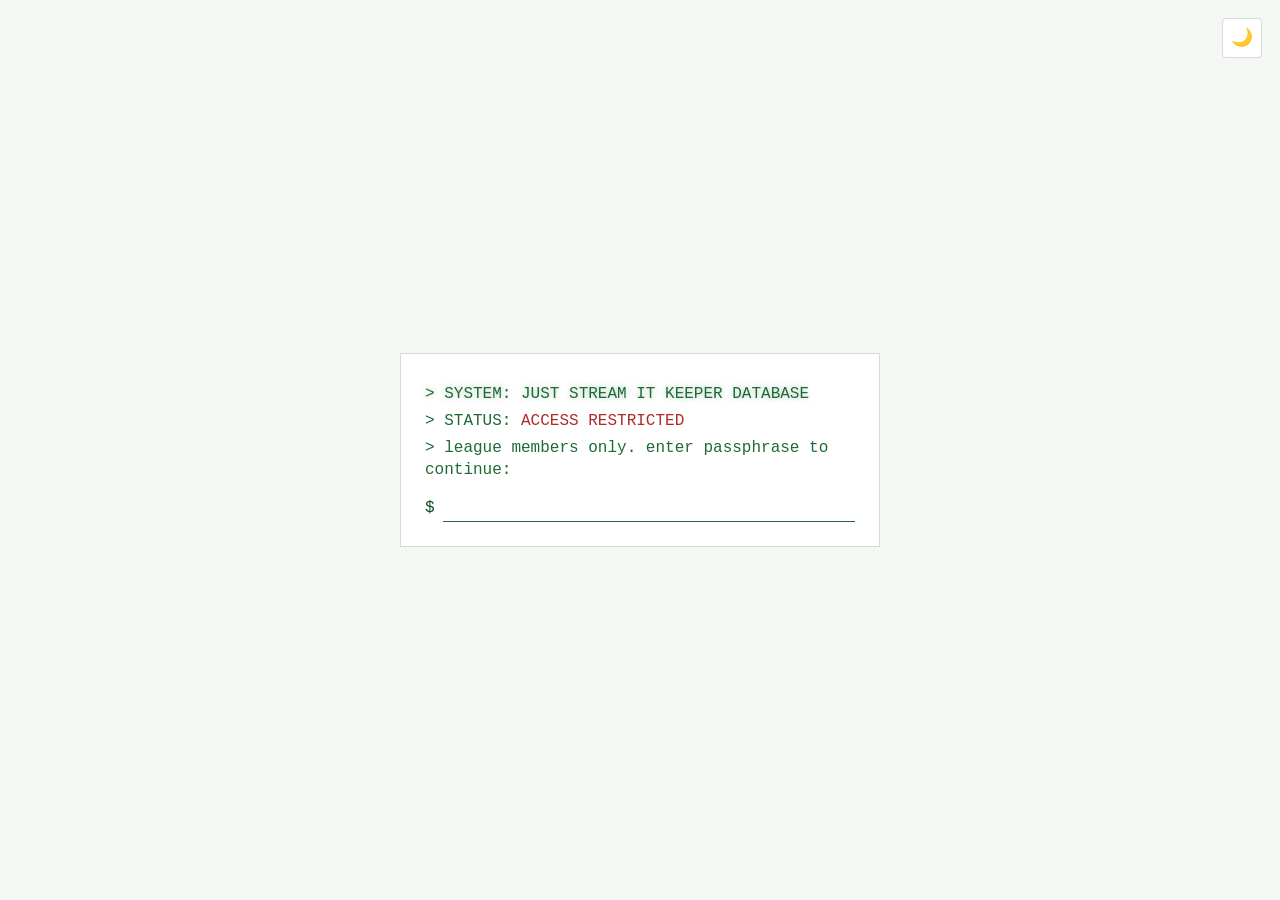
<file: docs/keeper-dossier.html>
<!--
  Pulled out of the top nav 2026-09-04 (draft's done, keeper decisions are
  locked, so this no longer needs a primary tab) - still reachable at this
  same stable URL, just linked from within draft-summary.html instead
  (the card right after that page's Keeper Ledger section). renderNav()
  still renders here with 'keeper-dossier' as the current key, same as
  it always has; it just won't highlight anything since that key no
  longer exists in nav.js's NAV_INTERNAL - same pattern already used by
  recap-preview-2025.html, which was never in the nav to begin with.
-->
<!doctype html>
<html lang="en">
<head>
<meta charset="utf-8">
<meta name="viewport" content="width=device-width, initial-scale=1">
<link rel="icon" type="image/png" sizes="32x32" href="favicon-32.png">
<link rel="apple-touch-icon" href="favicon-180.png">
<title>Just Stream It - Keeper Dossier</title>
<meta name="description" content="Confidential 2026 keeper decision terminal for the Just Stream It fantasy football league.">
<link rel="stylesheet" href="terminal.css">
<script src="nav.js"></script>
<script>
(function() {
  var saved = localStorage.getItem('jsi_theme');
  var light = saved ? saved === 'light' : (window.matchMedia && window.matchMedia('(prefers-color-scheme: light)').matches);
  if (light) document.documentElement.setAttribute('data-theme', 'light');
})();
</script>
</head>
<body>

<button class="theme-toggle" id="theme-toggle" type="button" aria-label="Toggle light/dark mode"></button>

<div id="lock-screen">
  <div class="lock-box">
    <p class="glow">&gt; SYSTEM: JUST STREAM IT KEEPER DATABASE</p>
    <p>&gt; STATUS: <span style="color:var(--alert)">ACCESS RESTRICTED</span></p>
    <p>&gt; league members only. enter passphrase to continue:</p>
    <form id="auth-form" class="prompt-line">
      <span class="dollar">$</span>
      <input type="text" id="auth-input" autocomplete="off" autofocus>
    </form>
    <p class="lock-error" id="auth-error">&gt; ACCESS DENIED. TRY AGAIN.</p>
  </div>
</div>

<div id="app" style="display:none">
  <div class="term-window">
    <div class="term-titlebar">
      <div class="dots"><span></span><span></span><span></span></div>
      <span>user@just-stream-it: ~/keepers/2026</span>
    </div>
    <div class="term-body">
      <header class="masthead">
        <div class="tag">Classified</div>
        <h1 class="glow">Just Stream It - Keeper Terminal<span class="cursor"></span></h1>
        <nav class="resources" id="resources-nav"></nav>
        <div class="subtitle">2026 keeper decisions, compiled from 2025 league records</div>
      </header>

      <div class="team-grid" id="team-grid"></div>

      <main id="dossier-content">
        <div class="empty-state">Loading records...</div>
      </main>
    </div>
  </div>

  <p class="rules-note">
    Keeping a player costs one round earlier than you drafted them - a round-8 pick costs a round-7 pick to
    keep. A round-1 pick is the exception: it still costs a round-1 pick, but uses up two of your keeper
    slots instead of one.
  </p>
  <p class="rules-note">
    Rankings account for this league's QB + superflex format, since a normal ranking would undervalue
    quarterbacks here. Keeper Value compares what you'd pay to keep a player against what it would cost to
    draft them fresh - positive means a bargain, negative means an overpay.
  </p>
  <p class="rules-note">
    The suggested plan below is a starting point, not a rule. It's fine to keep nobody in a price range if
    nothing there is a good deal.
  </p>
</div>

<script>
const PASSWORD = 'cockroach';

// 3 teams rebranded (name + logo) right around draft day. This is a
// pre-draft planning page, not a record of the draft itself, so it keeps
// showing each team under the name/logo it had going into keeper decisions
// and the draft - the rename shows up on the Draft Recap page instead,
// where it's part of the actual story. Without this override, the live
// team_name/logo fields (fetched fresh from ESPN) would silently rewrite
// draft-night history every time the data cron runs.
const NAME_OVERRIDE = {
  8:  { team_name: 'Daddy Nielsen ', logo: 'logos/2025/8.svg' },
  9:  { team_name: 'McConkey Kong Country', logo: 'logos/2025/9.png' },
  10: { team_name: "Baker's Dirty Dozen", logo: 'logos/2025/10.png' },
  11: { team_name: "Keep 'em and weep", logo: 'logos/2025/11.png' },
};
function applyNameOverride(t) {
  const o = NAME_OVERRIDE[t.team_id];
  if (o) { t.team_name = o.team_name; t.logo = o.logo; }
}

function fmtSigned(n) {
  if (n === null || n === undefined) return '-';
  return (n > 0 ? '+' : '') + n;
}

function posLabel(position, rank) {
  if (rank === null || rank === undefined) return `<span class="pos-chip">${position}</span>-`;
  return `<span class="pos-chip">${position}</span>${rank}`;
}

function keeperValueCell(vig) {
  if (vig === null || vig === undefined) return '-';
  const cls = vig >= 0 ? 'good' : 'bad';
  let tag = '';
  if (vig >= 40) tag = '<span class="kv-tag good">BARGAIN</span>';
  else if (vig <= -40) tag = '<span class="kv-tag bad">OVERPAY</span>';
  return `<span class="kv ${cls}">${fmtSigned(vig)}</span>${tag}`;
}

let guide = [];
let selectedTeamId = null;

function renderTeamGrid() {
  const grid = document.getElementById('team-grid');
  grid.innerHTML = guide.map(t => `
    <button class="team-box ${t.team_id === selectedTeamId ? 'active' : ''}" data-team="${t.team_id}">
      <img src="${t.logo}" alt="" onerror="this.style.visibility='hidden'">
      <span class="box-name">${t.owners.join(' & ')}<span class="box-owner">${t.team_name}</span></span>
    </button>
  `).join('');
  grid.querySelectorAll('.team-box').forEach(el => {
    el.addEventListener('click', () => {
      selectedTeamId = Number(el.dataset.team);
      renderTeamGrid();
      renderDossier();
    });
  });
}

function renderDossier() {
  const team = guide.find(t => t.team_id === selectedTeamId);
  const main = document.getElementById('dossier-content');
  if (!team) { main.innerHTML = '<div class="empty-state">Select a team above.</div>'; return; }

  let warnings = '';
  if (team.cannot_keep_multiple_round1) {
    warnings += `<div class="warning-box">!! Holds multiple round-1-drafted players (${team.round1_candidates.join(', ')}) - only one can be kept, since both would require the single round-1 slot.</div>`;
  } else if (team.cannot_keep_both_round1_and_round2) {
    warnings += `<div class="warning-box">!! Cannot keep both the round-1 and round-2 picks below - both would cost a round-1 pick, and there's only one round-1 slot.</div>`;
  }

  const locked = team.locked_keepers_2026 || [];
  const lockedBox = `
    <div class="locked-box">
      <p class="cmd">$ ./keepers.sh --team="${team.team_name}" --status=FINAL</p>
      ${locked.length
        ? `<div class="locked-row">${locked.map(k => `<span class="locked-chip">${k.name} <span class="meta-chip">Rd ${k.keeper_cost_round_2026}</span></span>`).join('')}</div>`
        : '<div class="locked-row"><span class="none">no keepers - full draft pool, all 19 rounds open</span></div>'}
    </div>`;

  const plan = team.suggested_plan;
  const planItem = (c) => `${c.is_top_value ? '<span class="star">&#9733;</span> ' : ''}${c.name} (Rd ${c.keeper_cost_round_2026}, ${keeperValueCell(c.vig)})`;
  const planRow = (label, list) => `
    <div class="suggest-row">
      <span class="tier-label">${label}</span>
      ${list.length
        ? `<span>${list.map(planItem).join(' &nbsp;&middot;&nbsp; ')}</span>`
        : '<span class="none">no strong option in this range - fine to let this slot go back to the draft pool</span>'}
    </div>`;
  const suggestBox = `
    <details class="suggest-details">
      <summary>Pre-decision suggested plan (for reference - keepers above are final)</summary>
      <div class="suggest-box">
        ${planRow('PREMIUM (Rd 1-2)', plan.premium)}
        ${planRow('MID (Rd 3-6)', plan.mid)}
        ${planRow('VALUE (Rd 7+)', plan.value)}
      </div>
    </details>`;

  const rows = team.candidates.map(c => `
    <tr class="${c.kept_2026 ? 'is-kept' : ''}">
      <td class="player-cell">${c.kept_2026 ? '<span class="kept-tag">KEPT</span> ' : ''}${c.is_top_value ? '<span class="star">&#9733;</span> ' : ''}${c.name}<br><span class="meta-chip">${c.pro_team}</span></td>
      <td>Round ${c.keeper_cost_round_2026}${c.is_first_round_pick ? ' <span class="meta-chip">(+1 slot)</span>' : ''}</td>
      <td>${keeperValueCell(c.vig)}</td>
      <td>${c.drafted_pick_2025} <span class="meta-chip">(#${c.drafted_overall_2025})</span></td>
      <td class="meta-chip">${c.acquisition_type}</td>
      <td>${c.adp_pick_estimate || '-'}</td>
      <td>${c.points_actual_2025 != null ? c.points_actual_2025.toFixed(1) : '-'}</td>
      <td>${posLabel(c.position, c.position_rank_actual_2025)}</td>
      <td>${c.points_projected_2026 != null ? c.points_projected_2026.toFixed(1) : '-'}</td>
      <td>${posLabel(c.position, c.position_rank_projected_2026)}</td>
    </tr>
  `).join('');

  const ineligibleRows = team.ineligible.map(p => `
    <div class="redacted-row">
      <span>${p.name} <span class="meta-chip">${p.position}, ${p.pro_team}</span></span>
      <span class="reason">${p.reason}</span>
    </div>
  `).join('');

  main.innerHTML = `
    <div class="dossier-header">
      <img src="${team.logo}" alt="" onerror="this.style.visibility='hidden'">
      <div>
        <h2>${team.owners.join(' & ')}</h2>
        <div class="owner-line">${team.team_name} (2026)</div>
      </div>
      <div class="access-tag">ACCESS: ${team.owners[0] || ''} ONLY</div>
    </div>

    ${warnings}
    ${lockedBox}
    ${suggestBox}

    <div class="table-scroll">
      <table class="dossier-table">
        <thead>
          <tr>
            <th class="player-col">Player</th>
            <th>Keeper Cost</th>
            <th>Keeper Value</th>
            <th>Drafted</th>
            <th>Acquired</th>
            <th>ADP (SF)</th>
            <th>'25 Pts</th>
            <th>'25 Rank</th>
            <th>'26 Proj Pts</th>
            <th>'26 Proj Rank</th>
          </tr>
        </thead>
        <tbody>${rows}</tbody>
      </table>
    </div>

    <details class="redacted">
      <summary>Not keeper-eligible (${team.ineligible.length})</summary>
      <div class="redacted-list">${ineligibleRows}</div>
    </details>
  `;
}

async function loadApp() {
  document.getElementById('lock-screen').style.display = 'none';
  document.getElementById('app').style.display = '';
  if (guide.length) return; // already loaded once this session

  const meta = await (await fetch('data/meta.json')).json();
  document.getElementById('resources-nav').innerHTML = renderNav('keeper-dossier', meta.league_id);

  const res = await fetch('data/keeper_guide_2026.json');
  guide = await res.json();
  guide.forEach(applyNameOverride);
  guide.sort((a, b) => a.owners.join(' & ').localeCompare(b.owners.join(' & ')));
  selectedTeamId = guide[0].team_id;
  renderTeamGrid();
  renderDossier();
}

document.getElementById('auth-form').addEventListener('submit', (e) => {
  e.preventDefault();
  const input = document.getElementById('auth-input');
  if (input.value === PASSWORD) {
    localStorage.setItem('jsi_auth', 'granted');
    loadApp();
  } else {
    document.getElementById('auth-error').classList.add('show');
    input.value = '';
  }
});

if (localStorage.getItem('jsi_auth') === 'granted') {
  loadApp();
}

function updateThemeToggleIcon() {
  const isLight = document.documentElement.getAttribute('data-theme') === 'light';
  document.getElementById('theme-toggle').textContent = isLight ? '\u{1F319}' : '\u{2600}\u{FE0F}';
}
document.getElementById('theme-toggle').addEventListener('click', () => {
  const isLight = document.documentElement.getAttribute('data-theme') === 'light';
  if (isLight) {
    document.documentElement.removeAttribute('data-theme');
    localStorage.setItem('jsi_theme', 'dark');
  } else {
    document.documentElement.setAttribute('data-theme', 'light');
    localStorage.setItem('jsi_theme', 'light');
  }
  updateThemeToggleIcon();
});
updateThemeToggleIcon();
</script>
</body>
</html>
</file>
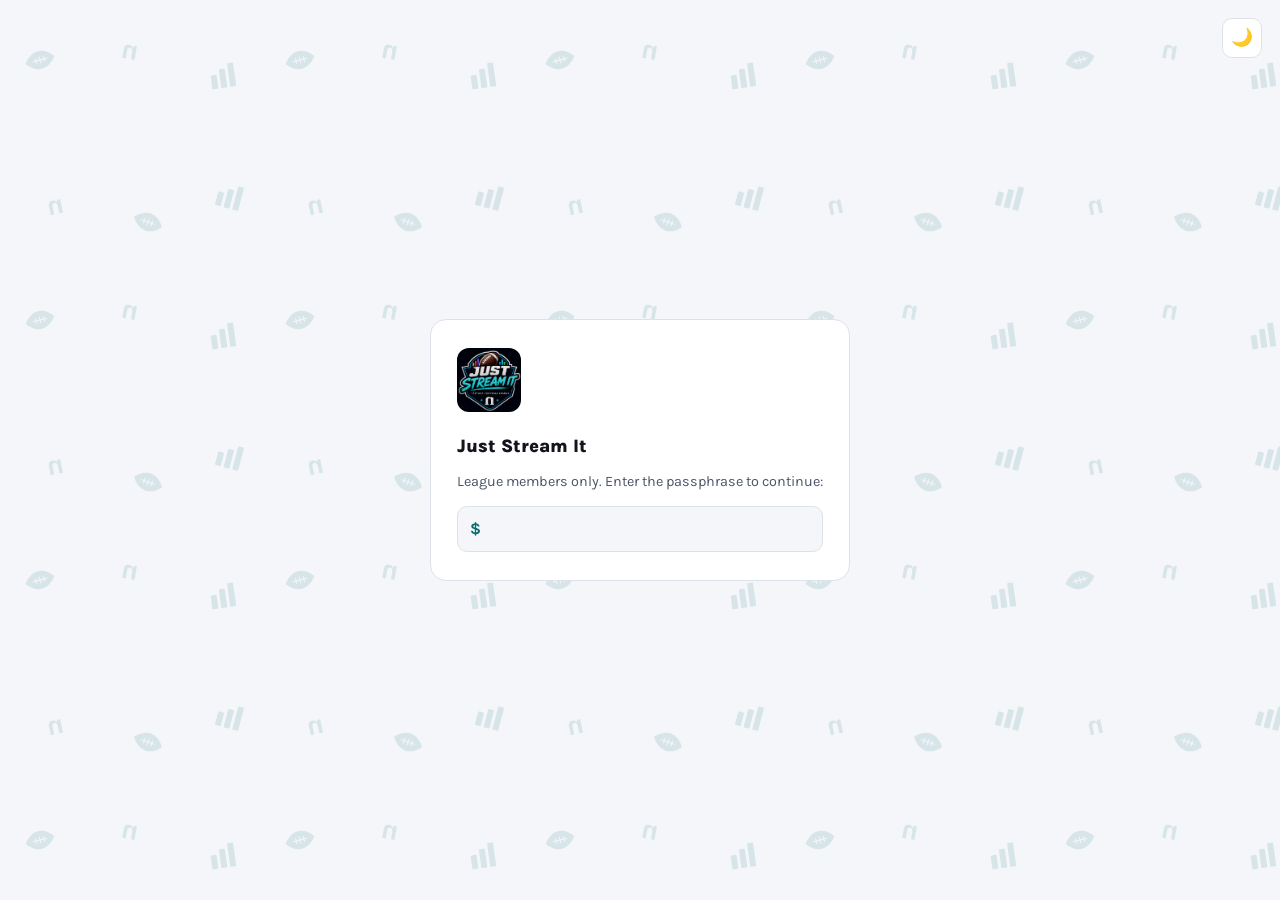
<file: docs/league-rules.html>
<!doctype html>
<html lang="en">
<head>
<meta charset="utf-8">
<meta name="viewport" content="width=device-width, initial-scale=1">
<link rel="icon" type="image/png" sizes="32x32" href="favicon-32.png">
<link rel="apple-touch-icon" href="favicon-180.png">
<title>Just Stream It - League Rules</title>
<meta name="description" content="Just Stream It fantasy football league rules - keepers, draft order, and trophies.">
<link rel="preconnect" href="https://fonts.googleapis.com">
<link rel="preconnect" href="https://fonts.gstatic.com" crossorigin>
<link href="https://fonts.googleapis.com/css2?family=Oswald:wght@500;600;700&family=Karla:wght@400;600;700;800&display=swap" rel="stylesheet">
<link rel="stylesheet" href="theme.css">
<script src="nav.js"></script>
<script>
(function() {
  var saved = localStorage.getItem('jsi_theme');
  var light = saved ? saved === 'light' : (window.matchMedia && window.matchMedia('(prefers-color-scheme: light)').matches);
  if (light) document.documentElement.setAttribute('data-theme', 'light');
})();
</script>
<style>
  .rules-refs {
    margin-top: 8px;
    font-size: 0.78rem;
  }
  .rules-refs a { color: var(--text-mute); }
  .rules-refs a:hover { color: var(--brand); text-decoration: none; }
  .rules-refs .nav-arrow { font-size: 0.8em; margin-left: 0.15em; opacity: 0.7; }
  .rules-refs .nav-sep { color: var(--text-mute); }

  .rules-section { margin-top: 36px; }
  .rules-section:first-of-type { margin-top: 0; }
  .rules-gif {
    display: block;
    max-width: 480px;
    width: 100%;
    margin: 0 auto 20px;
    border-radius: 12px;
    border: 1px solid var(--line);
  }
  .rules-list, .rules-list ul {
    margin: 0;
    padding-left: 22px;
    color: var(--text-dim);
    font-size: 0.92rem;
    line-height: 1.6;
  }
  .rules-list { list-style: disc; }
  .rules-list ul { list-style: circle; margin-top: 4px; }
  .rules-list li { margin-bottom: 10px; }
  .rules-list li:last-child { margin-bottom: 0; }
  .rules-list b, .rules-list strong { color: var(--text); }
  .rules-closing { text-align: center; margin-top: 44px; }
  .rules-closing .section-title { text-align: center; }
</style>
</head>
<body>

<button class="theme-toggle" id="theme-toggle" type="button" aria-label="Toggle light/dark mode"></button>

<div id="lock-screen">
  <div class="lock-box">
    <img class="logo" src="logos/just-stream-it-logo.png" alt="">
    <p class="lock-title">Just Stream It</p>
    <p>League members only. Enter the passphrase to continue:</p>
    <form id="auth-form" class="prompt-line">
      <span class="dollar">$</span>
      <input type="text" id="auth-input" autocomplete="off" autofocus>
    </form>
    <p class="lock-error" id="auth-error">Wrong passphrase - try again.</p>
  </div>
</div>

<div id="app" style="display:none" class="page">

  <header class="site-header">
    <img class="logo" src="logos/just-stream-it-logo.png" alt="Just Stream It">
    <div>
      <h1>League Rules</h1>
      <nav class="resources" id="resources-nav"></nav>
      <div class="subtitle">All rules subject to revision by league vote</div>
      <div class="rules-refs">
        <a href="https://docs.google.com/document/d/1q_smocauuxIDkYcAw6Cirj2t5gmFihMDPqs6NPtdfZI/edit?tab=t.0" target="_blank" rel="noopener">Original rules doc<span class="nav-arrow">&#8599;</span></a>
        <span class="nav-sep">&middot;</span>
        <a href="https://docs.google.com/spreadsheets/d/1Vm92FsDJ5FKAi5POfexgUJaSsbHhPYV39KTT7D2ao2c/edit?gid=1358032175#gid=1358032175" target="_blank" rel="noopener">Keeper board<span class="nav-arrow">&#8599;</span></a>
      </div>
    </div>
  </header>

  <div class="section rules-section">
    <div class="section-title">Keepers</div>
    <div class="card">
      <img class="rules-gif" src="images/league-rules/dibs.gif" alt="">
      <ul class="rules-list">
        <li>You may keep up to 3 players from your prior year's team for your next year's team.</li>
        <li>The cost for keeping a player is your draft pick one round earlier than was used to acquire the player.
          <ul>
            <li>For example, in 2025, you drafted a player in the 8th round and you wish to keep this player in 2026. It will cost a 7th round pick in the 2026 draft. The player will be assigned to you as your 7th round pick and will not be on the draft board. If you wish to keep that player again in 2027, it will cost you a 6th round pick. The player will be assigned to you as your 6th round pick and will not be on the draft board.</li>
          </ul>
        </li>
        <li>In the case of a first round pick that you want to keep, the cost will be a first round pick plus one keeper slot.
          <ul>
            <li>For example, in 2025, you drafted a player in the first round and you wish to keep this player in 2026. It will cost you a first round pick in the 2026 draft. The player will be assigned to you as your first round pick and will not be on the draft board. Additionally, you may only select one more keeper instead for a total of two keepers.</li>
          </ul>
        </li>
        <li>No team may keep both their first and second round picks from the prior year, since both picks would cost a first round pick in the next year, and that's not possible.</li>
      </ul>

      <img class="rules-gif" src="images/league-rules/not-qualified.gif" alt="" style="margin-top:24px;">
      <ul class="rules-list">
        <li>In order to be eligible to be a keeper, a player:
          <ul>
            <li>Must have been drafted in the prior year. That is to say, a player that went undrafted and was picked up on the waivers is not eligible for keeping.
              <ul>
                <li>That said, a player that was drafted, then dropped, then picked up off waivers is still eligible for keeping. Their draft position at time of draft is retained for purposes of determining cost of keeping.</li>
              </ul>
            </li>
            <li>Must have been on your roster on the last Sunday of the season, even if on the bench or on the IR.</li>
            <li>Not have been tagged as a keeper for more than 2 years in a row.
              <ul>
                <li>For example, a player is drafted in 2025, then kept in 2026 and 2027. In 2028, they must enter the draft pool again and cannot be kept.</li>
                <li>If a player is traded, the keeper length is not reset. For example a player drafted in 2025, then kept in 2026 and then traded in 2026 may only be kept by the new team for one more year in 2027.</li>
              </ul>
            </li>
          </ul>
        </li>
        <li>Additional notes:
          <ul>
            <li>Over the course of the season, you may end up with two players drafted in the same round either because of trades, or because a player was dropped and then picked up from waivers. If you wish to keep two players drafted in the same round, you can do so but with a two round escalator for one of the two players. For example, if you have two players drafted in the 9th round and you want to keep both of them, it would cost you an 8th round pick for one of them and a 7th round pick for the other. Please inform the league manager which player you want assigned to you in each round in the next draft.</li>
          </ul>
        </li>
      </ul>

      <img class="rules-gif" src="images/league-rules/no-implied-dibs.gif" alt="" style="margin-top:24px;">
      <ul class="rules-list">
        <li>Keepers must be decided on at least one week before the draft and shared publicly so all teams know who is not available.
          <ul>
            <li>Changes to keepers less than one week before draft will not be allowed except in extreme cases supported by at least 2 other league members. For example if one of your planned keepers has a catastrophic injury in the 6 days before draft, you would likely find at least two league-mates supporting a late pre-draft change to your keeper selection.</li>
          </ul>
        </li>
      </ul>
    </div>
  </div>

  <div class="section rules-section">
    <div class="section-title">Draft</div>
    <div class="card">
      <img class="rules-gif" src="images/league-rules/on-the-clock.gif" alt="">
      <ul class="rules-list">
        <li>Draft will be snake format every year.</li>
        <li>First season will be picker wheel to decide on order.</li>
        <li>Each subsequent season, the draft order will be determined as follows:
          <ul>
            <li>Anyone not able to join the live draft. If multiple people can't join the live draft, lottery determines order within this group. People not joining the live draft will always go first so that they can at least set their first round picks.</li>
            <li>Bottom 4 teams from the prior season (based on regular season W-L standing with points scored tie breaker) will be put into a picker wheel. These four teams will choose their draft slots from the remaining draft slots available (after the people who can't join the draft are assigned). The team that is selected on the picker wheel first will have the first choice on their preferred draft slot. The team that is selected on the picker wheel second will have second choice, and so on.</li>
            <li>Remaining teams from the prior season will be ordered in the remaining draft slots in opposite order of their finish from the prior season. That is, champion last, finals loser second last, followed by semi-finals losers, opening round losers and non-playoff teams. Position among two semi-finals losers, two opening round losers and two non-playoff teams will be based on the opposite of regular season W-L standing followed by points scored.</li>
          </ul>
        </li>
        <li><b>Keepers are locked before draft order is decided.</b>
          <ul>
            <li>Since teams will know approximately where they are drafting, teams will set keepers prior to the draft order being finalized as described above.</li>
          </ul>
        </li>
      </ul>
    </div>
  </div>

  <div class="section rules-section">
    <div class="section-title">Trophies</div>
    <div class="card">
      <img class="rules-gif" src="images/league-rules/my-trophy.gif" alt="">
      <ul class="rules-list">
        <li>Toilet trophy will be based on regular season standings only. Peer pressure will be applied to prevent teams from tanking for the toilet trophy. The toilet trophy must be earned by trying not to tank. 🙂</li>
      </ul>
    </div>
  </div>

  <div class="rules-closing">
    <div class="section-title">Let's have some fun!</div>
    <img class="rules-gif" src="images/league-rules/ready-for-football.gif" alt="">
  </div>

</div>

<script>
const PASSWORD = 'cockroach';

async function loadApp() {
  document.getElementById('lock-screen').style.display = 'none';
  document.getElementById('app').style.display = '';

  const meta = await (await fetch('data/meta.json')).json();
  document.getElementById('resources-nav').innerHTML = renderNav('league-rules', meta.league_id);
}

document.getElementById('auth-form').addEventListener('submit', (e) => {
  e.preventDefault();
  const input = document.getElementById('auth-input');
  if (input.value === PASSWORD) {
    localStorage.setItem('jsi_auth', 'granted');
    loadApp();
  } else {
    document.getElementById('auth-error').classList.add('show');
    input.value = '';
  }
});

if (localStorage.getItem('jsi_auth') === 'granted') {
  loadApp();
}

function updateThemeToggleIcon() {
  const isLight = document.documentElement.getAttribute('data-theme') === 'light';
  document.getElementById('theme-toggle').textContent = isLight ? '\u{1F319}' : '\u{2600}\u{FE0F}';
}
document.getElementById('theme-toggle').addEventListener('click', () => {
  const isLight = document.documentElement.getAttribute('data-theme') === 'light';
  if (isLight) {
    document.documentElement.removeAttribute('data-theme');
    localStorage.setItem('jsi_theme', 'dark');
  } else {
    document.documentElement.setAttribute('data-theme', 'light');
    localStorage.setItem('jsi_theme', 'light');
  }
  updateThemeToggleIcon();
});
updateThemeToggleIcon();
</script>
</body>
</html>
</file>
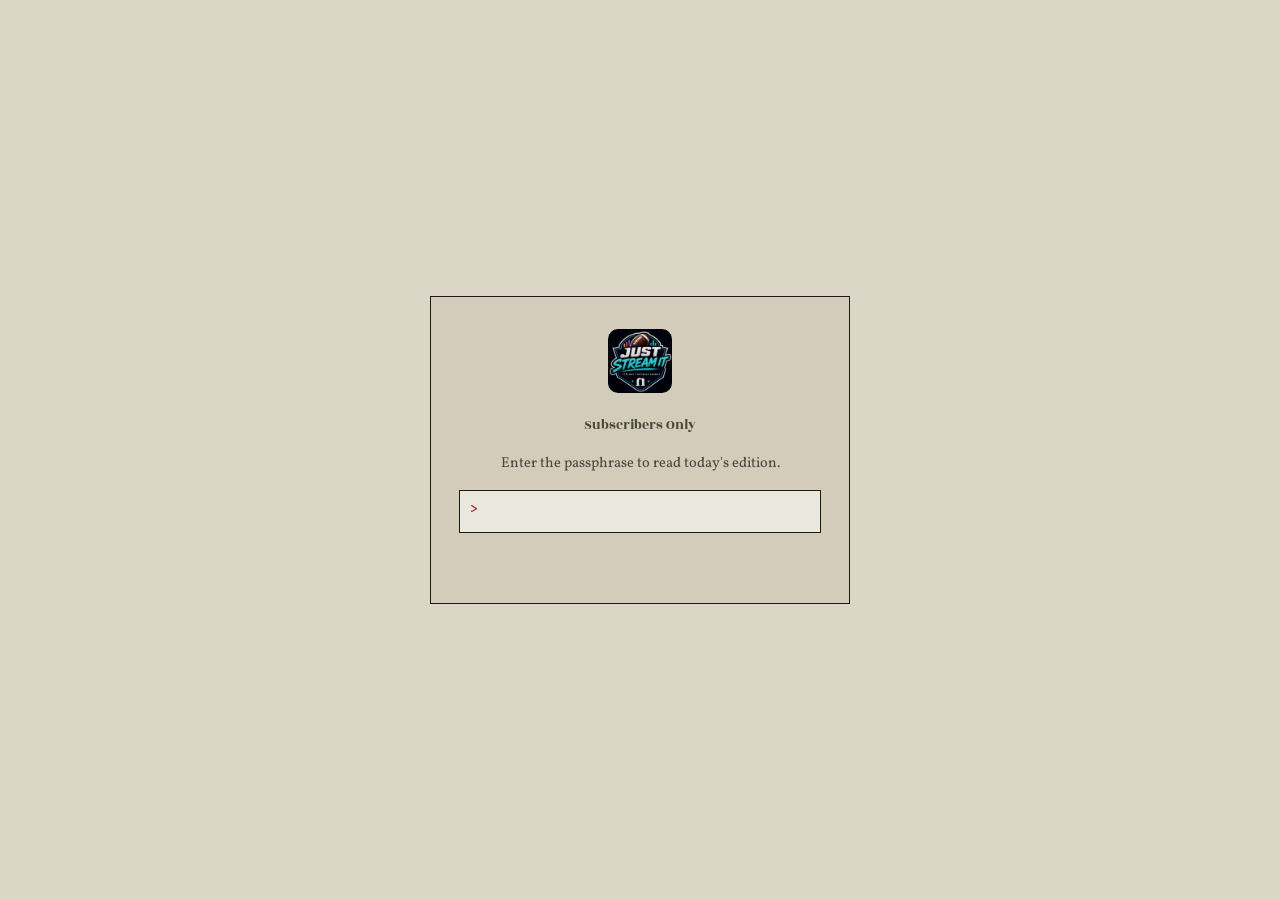
<file: docs/recap-preview-2025.html>
<!--
  UNLISTED preview - not linked from nav.js or any other page on purpose.
  Testing the newspaper visual treatment + build_weekly_recap.py's real
  output against the full 2025 season before this becomes season-2026.html
  for real. Reachable only by direct URL.
-->
<!doctype html>
<html lang="en">
<head>
<meta charset="utf-8">
<meta name="viewport" content="width=device-width, initial-scale=1">
<link rel="icon" type="image/png" sizes="32x32" href="favicon-32.png">
<link rel="apple-touch-icon" href="favicon-180.png">
<title>Just Stream It - 2025 Recap Preview (unlisted)</title>
<meta name="robots" content="noindex, nofollow">
<link rel="preconnect" href="https://fonts.googleapis.com">
<link rel="preconnect" href="https://fonts.gstatic.com" crossorigin>
<link href="https://fonts.googleapis.com/css2?family=Rozha+One&family=Vollkorn:ital,wght@0,400;0,600;0,700;1,400&family=Special+Elite&display=swap" rel="stylesheet">
<script src="nav.js"></script>
<style>
  :root {
    --paper:      #ddd7c8;
    --paper-2:    #d3ccba;
    --ink:        #1c1a16;
    --ink-dim:    #4a463c;
    --meta:       #8a8571;
    --rule:       #1c1a16;
    --red:        #a3241c;
  }

  * { box-sizing: border-box; }

  body {
    margin: 0;
    background: var(--paper);
    background-image:
      repeating-linear-gradient(0deg, rgba(0,0,0,0.015) 0px, transparent 1px, transparent 2px),
      repeating-linear-gradient(90deg, rgba(0,0,0,0.012) 0px, transparent 1px, transparent 2px);
    color: var(--ink);
    font-family: "Vollkorn", Georgia, "Times New Roman", serif;
    line-height: 1.55;
  }

  a { color: var(--red); }

  .page { max-width: 760px; margin: 0 auto; padding: 0 20px 80px; }

  /* ---------- lock screen ---------- */
  #lock-screen { min-height: 100vh; display: flex; align-items: center; justify-content: center; padding: 20px; }
  .lock-box {
    width: 100%; max-width: 420px;
    background: var(--paper-2);
    border: 1px solid var(--ink);
    padding: 32px 28px;
    text-align: center;
  }
  .lock-box img.logo { width: 64px; height: 64px; border-radius: 10px; margin-bottom: 12px; }
  .lock-title { font-family: "Rozha One", serif; font-size: 1.6rem; margin: 0 0 6px; }
  .lock-box p { color: var(--ink-dim); font-size: 0.9rem; margin: 0 0 16px; }
  .prompt-line { display: flex; align-items: center; gap: 8px; border: 1px solid var(--ink); background: #fff8; padding: 8px 10px; }
  .prompt-line .dollar { font-family: "Special Elite", monospace; color: var(--red); }
  .prompt-line input {
    flex: 1; border: none; background: transparent; outline: none;
    font-family: "Special Elite", monospace; font-size: 0.95rem; color: var(--ink);
  }
  .lock-error { color: var(--red); font-size: 0.82rem; margin-top: 10px; visibility: hidden; }
  .lock-error.show { visibility: visible; }

  /* ---------- masthead ---------- */
  header.masthead { padding-top: 28px; text-align: center; }
  .masthead-meta {
    font-family: "Special Elite", monospace;
    font-size: 0.68rem;
    letter-spacing: 0.08em;
    text-transform: uppercase;
    color: var(--ink-dim);
    display: flex;
    justify-content: space-between;
    border-bottom: 1px solid var(--ink);
    padding-bottom: 6px;
    margin-bottom: 10px;
  }
  h1.nameplate {
    font-family: "Rozha One", serif;
    font-size: clamp(2.1rem, 9.5vw, 3.6rem);
    margin: 0;
    letter-spacing: 0.005em;
    line-height: 1.05;
  }
  .tagline {
    font-family: "Special Elite", monospace;
    font-size: 0.72rem;
    letter-spacing: 0.05em;
    color: var(--ink-dim);
    margin: 4px 0 0;
  }
  .masthead-rule {
    border: 0; border-top: 3px solid var(--ink); border-bottom: 1px solid var(--ink);
    height: 4px; margin: 14px 0 6px;
  }

  nav.resources {
    display: flex;
    flex-wrap: nowrap;
    gap: 4px 14px;
    overflow-x: auto;
    -webkit-overflow-scrolling: touch;
    scrollbar-width: none;
    justify-content: flex-start;
    font-family: "Special Elite", monospace;
    font-size: 0.72rem;
    text-transform: uppercase;
    letter-spacing: 0.04em;
    padding: 8px 0 18px;
  }
  nav.resources::-webkit-scrollbar { display: none; }
  nav.resources a { flex: 0 0 auto; white-space: nowrap; color: var(--ink-dim); text-decoration: none; }
  nav.resources a:hover { color: var(--red); }
  nav.resources a.active { color: var(--red); font-weight: 700; }
  nav.resources .nav-arrow { font-size: 0.9em; margin-left: 0.1em; }
  nav.resources .nav-sep { color: var(--meta); }

  /* ---------- editions ---------- */
  .edition { margin-top: 40px; }
  .edition + .edition { border-top: 3px double var(--ink); padding-top: 32px; }

  .kicker {
    font-family: "Special Elite", monospace;
    font-size: 0.72rem;
    letter-spacing: 0.08em;
    text-transform: uppercase;
    color: var(--red);
    margin: 0 0 4px;
  }
  h2.edition-head {
    font-family: "Rozha One", serif;
    font-size: 2rem;
    margin: 0 0 4px;
    text-wrap: balance;
  }
  .dateline {
    font-family: "Special Elite", monospace;
    font-size: 0.7rem;
    color: var(--meta);
    text-transform: uppercase;
    letter-spacing: 0.05em;
    margin: 0 0 18px;
  }

  .crest { flex: 0 0 auto; display: flex; }
  .crest img {
    width: 26px; height: 26px; border-radius: 50%; object-fit: cover;
    border: 1px solid var(--ink);
    filter: grayscale(1) contrast(1.05) brightness(0.95) sepia(0.15);
  }
  .crest img + img { margin-left: -8px; }

  /* ---------- features: the actual story, front-and-center ---------- */
  .feature {
    display: flex;
    gap: 14px;
    align-items: flex-start;
    padding: 16px 0;
    border-bottom: 1px solid var(--ink);
  }
  .feature .crest img { width: 34px; height: 34px; }
  .feature-label {
    font-family: "Special Elite", monospace;
    font-size: 0.68rem;
    letter-spacing: 0.07em;
    text-transform: uppercase;
    color: var(--red);
    margin: 0 0 4px;
  }
  .feature-text {
    font-family: "Rozha One", serif;
    font-size: 1.15rem;
    line-height: 1.32;
    margin: 0;
    text-wrap: balance;
  }

  /* ---------- lineup breakdown (Game of the Week only) ---------- */
  .lineups {
    display: flex;
    gap: 18px;
    margin-top: 12px;
    flex-wrap: wrap;
  }
  .lineup-col { flex: 1; min-width: 220px; }
  .lineup-team {
    display: flex;
    align-items: center;
    gap: 6px;
    font-family: "Special Elite", monospace;
    font-size: 0.68rem;
    text-transform: uppercase;
    letter-spacing: 0.03em;
    color: var(--ink-dim);
    margin: 0 0 4px;
    border-bottom: 1px solid var(--ink);
    padding-bottom: 3px;
  }
  .lineup-team .crest img { width: 14px; height: 14px; }
  .lineup-row {
    display: flex;
    gap: 8px;
    font-size: 0.78rem;
    padding: 2px 0;
  }
  .lineup-pos { width: 2.6em; flex: 0 0 auto; color: var(--ink-dim); }
  .lineup-name { flex: 1; }
  .lineup-pts { font-variant-numeric: tabular-nums; width: 2.6em; text-align: right; }
  .lineup-total { border-top: 1px solid var(--ink); margin-top: 3px; padding-top: 4px; font-weight: 700; }

  /* ---------- briefs: the box score, compact and plain ---------- */
  .briefs-label {
    font-family: "Special Elite", monospace;
    font-size: 0.68rem;
    letter-spacing: 0.07em;
    text-transform: uppercase;
    color: var(--ink-dim);
    margin: 26px 0 4px;
  }
  .brief {
    display: flex;
    gap: 10px;
    align-items: center;
    padding: 7px 0;
    border-bottom: 1px solid rgba(28,26,22,0.15);
    font-size: 0.85rem;
    color: var(--ink-dim);
  }
  .brief:last-child { border-bottom: none; }
  .brief .crest img { width: 20px; height: 20px; }
  .brief p { margin: 0; }

  /* ---------- playoff picture ---------- */
  .standings {
    margin-top: 22px;
    padding: 16px;
    border: 1px solid var(--ink);
  }
  .standings-label {
    font-family: "Rozha One", serif;
    font-size: 1.05rem;
    margin: 0 0 2px;
  }
  .standings-sublabel {
    font-family: "Special Elite", monospace;
    font-size: 0.65rem;
    letter-spacing: 0.04em;
    text-transform: uppercase;
    color: var(--ink-dim);
    margin: 0 0 10px;
  }
  .standings-row {
    display: flex;
    align-items: center;
    gap: 10px;
    padding: 4px 0;
    font-size: 0.85rem;
  }
  .standings-row .crest img { width: 18px; height: 18px; }
  .standings-rank {
    font-family: "Special Elite", monospace;
    width: 1.4em;
    flex: 0 0 auto;
    color: var(--ink-dim);
  }
  .standings-name { flex: 1; }
  .standings-tag {
    font-family: "Special Elite", monospace;
    font-size: 0.6rem;
    letter-spacing: 0.04em;
    text-transform: uppercase;
    padding: 1px 5px;
    border: 1px solid currentColor;
  }
  .standings-tag-clinched { color: var(--ink); }
  .standings-tag-eliminated { color: var(--ink-dim); border-style: dashed; }
  .standings-magic {
    font-family: "Special Elite", monospace;
    font-size: 0.62rem;
    letter-spacing: 0.03em;
    color: var(--red);
  }
  .standings-points {
    font-variant-numeric: tabular-nums;
    color: var(--ink-dim);
    font-size: 0.8rem;
  }
  .standings-points em { color: var(--red); font-style: normal; }
  .standings-record { font-variant-numeric: tabular-nums; width: 3.2em; text-align: right; }
  .standings-out { opacity: 0.55; }
  .standings-cutline { border-top: 2px dashed var(--red); margin: 4px 0; }

  /* ---------- playoff bracket ---------- */
  .bracket-rounds { display: flex; flex-direction: column; gap: 16px; }
  .bracket-round-label {
    font-family: "Rozha One", serif;
    font-size: 0.95rem;
    margin: 0 0 6px;
  }
  .bracket-byes {
    font-family: "Special Elite", monospace;
    font-size: 0.65rem;
    color: var(--ink-dim);
    text-transform: uppercase;
    margin: 0 0 8px;
  }
  .bracket-game {
    border: 1px solid var(--ink);
    margin-bottom: 8px;
  }
  .bracket-game-label {
    font-family: "Special Elite", monospace;
    font-size: 0.6rem;
    text-transform: uppercase;
    letter-spacing: 0.04em;
    color: var(--red);
    margin: 0;
    padding: 3px 8px;
    border-bottom: 1px solid var(--ink);
  }
  .bracket-side {
    display: flex;
    align-items: center;
    justify-content: space-between;
    gap: 8px;
    padding: 5px 8px;
    font-size: 0.82rem;
  }
  .bracket-side:first-of-type { border-bottom: 1px dashed rgba(28,26,22,0.25); }
  .bracket-side .crest img { width: 16px; height: 16px; }
  .bracket-team { display: flex; align-items: center; gap: 6px; min-width: 0; }
  .bracket-winner { font-weight: 700; }
  .bracket-score { font-variant-numeric: tabular-nums; flex-shrink: 0; }
  .bracket-seed { color: var(--ink-dim); font-size: 0.8em; font-weight: 400; flex-shrink: 0; }
  .bracket-tbd { color: var(--ink-dim); font-style: italic; }

  /* ---------- looking ahead ---------- */
  .looking-ahead {
    margin-top: 22px;
    padding: 16px;
    background: var(--paper-2);
    border: 1px solid var(--ink);
  }
  .looking-ahead-label {
    font-family: "Rozha One", serif;
    font-size: 1.05rem;
    margin: 0 0 10px;
  }
  .ahead-line {
    display: flex;
    gap: 10px;
    align-items: center;
    padding: 5px 0;
    font-size: 0.85rem;
  }
  .ahead-line .crest img { width: 20px; height: 20px; }
  .ahead-line p { margin: 0; }

  .empty-state { text-align: center; padding: 60px 20px; color: var(--ink-dim); font-family: "Special Elite", monospace; }

  footer.masthead-footer {
    margin-top: 50px; padding-top: 14px; border-top: 1px solid var(--ink);
    text-align: center; font-family: "Special Elite", monospace; font-size: 0.65rem;
    color: var(--meta); text-transform: uppercase; letter-spacing: 0.05em;
  }
</style>
</head>
<body>

<div id="lock-screen">
  <div class="lock-box">
    <img class="logo" src="logos/just-stream-it-logo.png" alt="">
    <p class="lock-title">Subscribers Only</p>
    <p>Enter the passphrase to read today's edition.</p>
    <form id="auth-form" class="prompt-line">
      <span class="dollar">&gt;</span>
      <input type="text" id="auth-input" autocomplete="off" autofocus>
    </form>
    <p class="lock-error" id="auth-error">Wrong passphrase - try again.</p>
  </div>
</div>

<div id="app" style="display:none" class="page">

  <header class="masthead">
    <div class="masthead-meta">
      <span>Est. 2025</span>
      <span>Unlisted Preview Edition</span>
      <span>Price: One Waiver Claim</span>
    </div>
    <h1 class="nameplate">The Just Stream It<br>Gazette</h1>
    <p class="tagline">&ldquo;All the Fantasy That's Fit to Print&rdquo;</p>
    <hr class="masthead-rule">
    <nav class="resources" id="resources-nav"></nav>
  </header>

  <div id="editions"></div>

  <footer class="masthead-footer">2025 Season, Complete Run &middot; Generated by build_weekly_recap.py</footer>

</div>

<script>
const PASSWORD = 'cockroach';

function teamLogo(t) { return (t && t.logo) || ''; }
function teamName(t) { return (t && t.name && t.name.trim()) || ''; }

function renderClinchTag(row) {
  if (row.status === 'clinched') return ' <span class="standings-tag standings-tag-clinched">clinched</span>';
  if (row.status === 'eliminated') return ' <span class="standings-tag standings-tag-eliminated">eliminated</span>';
  if (row.magic_number !== null) return ` <span class="standings-magic">needs ${row.magic_number}W</span>`;
  return '';
}

function bracketSeed(bracket, teamId) {
  for (const [seed, tid] of Object.entries(bracket.seed_to_team)) {
    if (tid === teamId) return seed;
  }
  return null;
}

function renderBracketTeamLabel(teams, bracket, teamId) {
  if (!teamId) return '<span class="bracket-team"><span class="bracket-tbd">TBD</span></span>';
  const seed = bracketSeed(bracket, teamId);
  return `<span class="bracket-team">${renderCrest(teams, teamId)} ${seed ? `<span class="bracket-seed">(${seed})</span> ` : ''}${teamName(teams[teamId])}</span>`;
}

function renderBracketGame(teams, bracket, game) {
  const [a, b] = game.team_ids;
  const result = game.result;
  const aWon = result && result.winner === a;
  const bWon = result && result.winner === b;
  return `
    <div class="bracket-game">
      ${game.label ? `<p class="bracket-game-label">${game.label}</p>` : ''}
      <div class="bracket-side ${aWon ? 'bracket-winner' : ''}">
        ${renderBracketTeamLabel(teams, bracket, a)}
        ${result ? `<span class="bracket-score">${aWon ? result.winner_score.toFixed(1) : result.loser_score.toFixed(1)}</span>` : ''}
      </div>
      <div class="bracket-side ${bWon ? 'bracket-winner' : ''}">
        ${renderBracketTeamLabel(teams, bracket, b)}
        ${result ? `<span class="bracket-score">${bWon ? result.winner_score.toFixed(1) : result.loser_score.toFixed(1)}</span>` : ''}
      </div>
    </div>
  `;
}

function renderBracket(teams, bracket) {
  return `
    <div class="standings">
      <p class="standings-label">Playoff Bracket</p>
      <div class="bracket-rounds">
        ${bracket.rounds.filter(r => r.week).map(r => `
          <div class="bracket-round">
            <p class="bracket-round-label">${r.name}</p>
            ${r.byes.length ? `<p class="bracket-byes">Bye: ${r.byes.map(tid => teamName(teams[tid])).join(', ')}</p>` : ''}
            ${r.games.map(g => renderBracketGame(teams, bracket, g)).join('')}
          </div>
        `).join('')}
      </div>
    </div>
  `;
}

function crestImg(t) {
  return `<img src="${teamLogo(t)}" alt="" onerror="this.style.visibility='hidden'">`;
}

function renderCrest(teams, teamId) {
  return `<span class="crest">${crestImg(teams[teamId])}</span>`;
}

function renderCrests(teams, teamId1, teamId2) {
  return `<span class="crest">${crestImg(teams[teamId1])}${crestImg(teams[teamId2])}</span>`;
}

const FEATURE_LABELS = {
  game_of_the_week: 'Game of the Week',
  blowout_of_the_week: 'Blowout of the Week',
  stud_of_the_week: 'Stud of the Week',
  upset_alert: 'Upset Alert',
  division_rival_salt: 'Rival Watch',
  plot_twist: 'Plot Twist',
  championship: 'Championship',
  third_place: '3rd Place',
};

function renderLineupCol(teams, teamId, lineup) {
  const total = lineup.reduce((sum, p) => sum + p.points, 0);
  return `
    <div class="lineup-col">
      <p class="lineup-team">${renderCrest(teams, teamId)} ${teamName(teams[teamId])}</p>
      ${lineup.map(p => `
        <div class="lineup-row">
          <span class="lineup-pos">${p.position}</span>
          <span class="lineup-name">${p.name}</span>
          <span class="lineup-pts">${p.points.toFixed(1)}</span>
        </div>
      `).join('')}
      <div class="lineup-row lineup-total">
        <span class="lineup-pos"></span>
        <span class="lineup-name">Total</span>
        <span class="lineup-pts">${total.toFixed(1)}</span>
      </div>
    </div>
  `;
}

function renderFeature(teams, f) {
  const crests = f.team_ids.length >= 2
    ? renderCrests(teams, f.team_ids[0], f.team_ids[1])
    : renderCrest(teams, f.team_ids[0]);

  const lineupsHtml = f.lineups ? `
    <div class="lineups">
      ${f.team_ids.map(tid => renderLineupCol(teams, tid, f.lineups[String(tid)])).join('')}
    </div>
  ` : '';

  return `
    <article class="feature">
      ${crests}
      <div style="flex:1">
        <p class="feature-label">${FEATURE_LABELS[f.type] || f.type}</p>
        <p class="feature-text">${f.text}</p>
        ${lineupsHtml}
      </div>
    </article>
  `;
}

async function loadApp() {
  document.getElementById('lock-screen').style.display = 'none';
  document.getElementById('app').style.display = '';

  const meta = await (await fetch('data/meta.json')).json();
  document.getElementById('resources-nav').innerHTML = renderNav('recap-preview', meta.league_id);

  const [weeklyRecap, teamsList] = await Promise.all([
    fetch('data/2025/weekly_recap.json').then(r => r.json()),
    fetch('data/2025/teams.json').then(r => r.json()),
  ]);
  const teams = {};
  teamsList.forEach(t => { teams[t.id] = t; });

  const editionsEl = document.getElementById('editions');
  if (!weeklyRecap.length) {
    editionsEl.innerHTML = '<div class="empty-state">No editions yet.</div>';
    return;
  }

  // Newest week first.
  const weeksDesc = [...weeklyRecap].sort((a, b) => b.week - a.week);

  editionsEl.innerHTML = weeksDesc.map(w => {
    const featuresHtml = w.features.map(f => renderFeature(teams, f)).join('');

    const briefsHtml = w.briefs.map(b => `
      <div class="brief">
        ${renderCrests(teams, b.winner_team_id, b.loser_team_id)}
        <p>${b.text}.</p>
      </div>
    `).join('');

    const playoffHtml = w.playoff_picture ? `
      <div class="standings">
        <p class="standings-label">Playoff Picture &middot; Through Week ${w.week}</p>
        <p class="standings-sublabel">Top 6 make it &middot; ties broken by points scored</p>
        ${w.playoff_picture.map(row => `
          <div class="standings-row ${row.in_playoffs ? '' : 'standings-out'}">
            <span class="standings-rank">${row.rank}</span>
            ${renderCrest(teams, row.team_id)}
            <span class="standings-name">${teamName(teams[row.team_id])}${renderClinchTag(row)}</span>
            <span class="standings-points">${row.points_for.toFixed(1)} pts${row.points_back !== null ? ` <em>(-${row.points_back.toFixed(1)})</em>` : ''}</span>
            <span class="standings-record">${row.wins}-${row.losses}</span>
          </div>
          ${row.rank === 6 ? '<div class="standings-cutline"></div>' : ''}
        `).join('')}
      </div>
    ` : (w.bracket ? renderBracket(teams, w.bracket) : '');

    const aheadLabel = w.looking_ahead
      ? (w.looking_ahead.round_name ? `Looking Ahead &middot; ${w.looking_ahead.round_name}` : `Looking Ahead &middot; Week ${w.looking_ahead.week}`)
      : '';
    const aheadHtml = w.looking_ahead ? `
      <div class="looking-ahead">
        <p class="looking-ahead-label">${aheadLabel}</p>
        ${w.looking_ahead.matchups.map(p => `
          <div class="ahead-line">
            ${p.team_ids.length >= 2 ? renderCrests(teams, p.team_ids[0], p.team_ids[1]) : renderCrest(teams, p.team_ids[0])}
            <p>${p.text}.</p>
          </div>
        `).join('')}
      </div>
    ` : '';

    const kicker = w.is_playoffs ? `${w.round_name} &middot; Week ${w.week}` : `Week ${w.week} Edition`;
    const headline = w.is_playoffs ? w.round_name : 'This Week Around the League';
    const dateline = w.is_playoffs ? `2025 Playoffs &middot; ${w.round_name}` : `2025 Regular Season &middot; Week ${w.week} of 14`;

    return `
      <section class="edition">
        <p class="kicker">${kicker}</p>
        <h2 class="edition-head">${headline}</h2>
        <p class="dateline">${dateline}</p>

        ${featuresHtml}

        <p class="briefs-label">Around the League</p>
        ${briefsHtml}

        ${playoffHtml}

        ${aheadHtml}
      </section>
    `;
  }).join('');
}

document.getElementById('auth-form').addEventListener('submit', (e) => {
  e.preventDefault();
  const input = document.getElementById('auth-input');
  if (input.value === PASSWORD) {
    localStorage.setItem('jsi_auth', 'granted');
    loadApp();
  } else {
    document.getElementById('auth-error').classList.add('show');
    input.value = '';
  }
});

if (localStorage.getItem('jsi_auth') === 'granted') {
  loadApp();
}
</script>

</body>
</html>
</file>
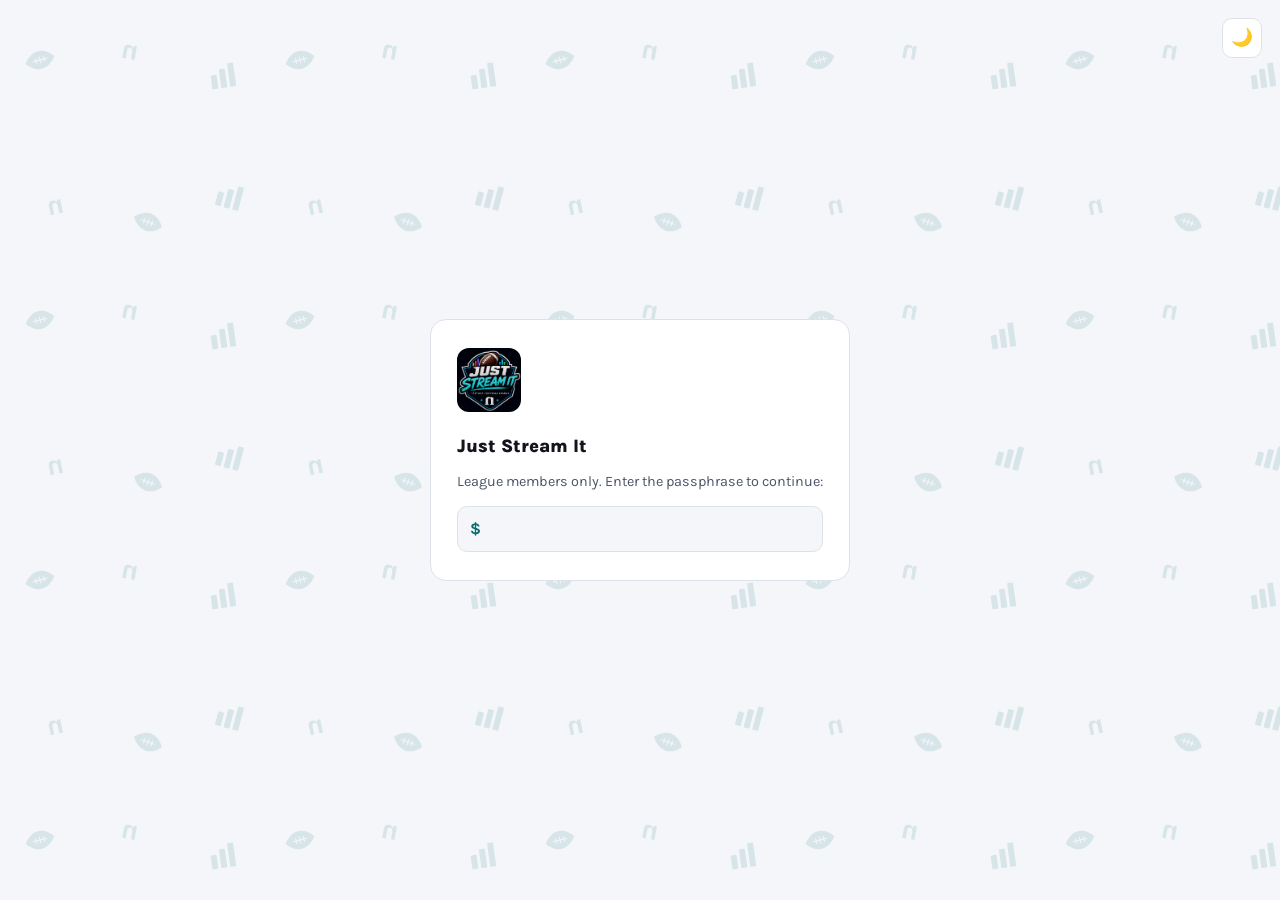
<file: docs/season-2025.html>
<!doctype html>
<html lang="en">
<head>
<meta charset="utf-8">
<meta name="viewport" content="width=device-width, initial-scale=1">
<link rel="icon" type="image/png" sizes="32x32" href="favicon-32.png">
<link rel="apple-touch-icon" href="favicon-180.png">
<title>Just Stream It - 2025 Season Recap</title>
<meta name="description" content="2025 season highlight reel for the Just Stream It fantasy football league - the champion's run, the season's ebbs and flows, top performances, and superlatives.">
<link rel="preconnect" href="https://fonts.googleapis.com">
<link rel="preconnect" href="https://fonts.gstatic.com" crossorigin>
<link href="https://fonts.googleapis.com/css2?family=Oswald:wght@500;600;700&family=Karla:wght@400;600;700;800&display=swap" rel="stylesheet">
<link rel="stylesheet" href="theme.css">
<script src="nav.js"></script>
<script>
(function() {
  var saved = localStorage.getItem('jsi_theme');
  var light = saved ? saved === 'light' : (window.matchMedia && window.matchMedia('(prefers-color-scheme: light)').matches);
  if (light) document.documentElement.setAttribute('data-theme', 'light');
})();
</script>
</head>
<body>

<button class="theme-toggle" id="theme-toggle" type="button" aria-label="Toggle light/dark mode"></button>

<div id="lock-screen">
  <div class="lock-box">
    <img class="logo" src="logos/just-stream-it-logo.png" alt="">
    <p class="lock-title">Just Stream It</p>
    <p>League members only. Enter the passphrase to continue:</p>
    <form id="auth-form" class="prompt-line">
      <span class="dollar">$</span>
      <input type="text" id="auth-input" autocomplete="off" autofocus>
    </form>
    <p class="lock-error" id="auth-error">Wrong passphrase - try again.</p>
  </div>
</div>

<div id="app" style="display:none" class="page">

  <header class="site-header">
    <img class="logo" src="logos/just-stream-it-logo.png" alt="Just Stream It">
    <div>
      <h1>Season in Review</h1>
      <nav class="resources" id="resources-nav"></nav>
    </div>
  </header>

  <div id="content">
    <div class="empty-state">Loading the 2025 season...</div>
  </div>

</div>

<script>
const PASSWORD = 'cockroach';
const SEASON = 2025;

function teamLogo(t) { return t.logo || ''; }
function ownerName(t) { return (t.owners || []).join(' & '); }
function fmt1(v) { return v.toFixed(1); }
function ppgHtml(ppg, total, unit) { return `${fmt1(ppg)}${unit ? ' ' + unit : ''} <span class="stat-sub">(${fmt1(total)} total)</span>`; }

/* Logo + name + manager - the standard way a team is referenced anywhere
   on this page (headlines, lists, chart legend, path steps, tiles), so a
   team name is never shown bare without who runs it. */
/* nameSuffix/ownerSuffix ride inline in the same text line as the name or
   owner (e.g. a seed marker, a "Week N" note) - NOT as a separate flex
   sibling next to the whole two-line chip, which vertically centers
   against the full chip height and lands next to the wrong line the
   moment a team name wraps to two lines. */
function teamChip(team, size, nameSuffix, ownerSuffix) {
  const cls = size ? `team-chip team-chip-${size}` : 'team-chip';
  return `<span class="${cls}"><img class="chip-logo" src="${teamLogo(team)}" alt=""><span class="chip-text"><span class="chip-name">${team.name}${nameSuffix ? ' ' + nameSuffix : ''}</span><span class="chip-owner">${ownerName(team)}${ownerSuffix ? ' ' + ownerSuffix : ''}</span></span></span>`;
}

function matchupHtml(teamA, teamB, connector) {
  return `
    <div class="matchup-block">
      ${teamChip(teamA, 'sm')}
      <div class="matchup-connector">${connector}</div>
      ${teamChip(teamB, 'sm')}
    </div>
  `;
}

/* ---------- derived data ---------- */

function computeRegularSeasonStats(matchups) {
  const points = {}, games = {};
  matchups.forEach(m => {
    if (m.is_playoffs) return;
    points[m.home_team_id] = (points[m.home_team_id] || 0) + m.home_score;
    points[m.away_team_id] = (points[m.away_team_id] || 0) + m.away_score;
    games[m.home_team_id] = (games[m.home_team_id] || 0) + 1;
    games[m.away_team_id] = (games[m.away_team_id] || 0) + 1;
  });
  const out = {};
  Object.keys(points).forEach(id => {
    out[id] = { points: points[id], games: games[id], ppg: points[id] / games[id] };
  });
  return out;
}

function computeTeamGamesPlayed(matchups) {
  const games = {};
  matchups.forEach(m => {
    games[m.home_team_id] = (games[m.home_team_id] || 0) + 1;
    games[m.away_team_id] = (games[m.away_team_id] || 0) + 1;
  });
  return games;
}

/* Every started player's season totals, per team, unsliced - the base
   this page derives top-3 lists from (overall, by position, or filtered
   to a team's own draft picks) without re-scanning weeklyBoxscores each time. */
function computeTeamPlayerTotals(weeklyBoxscores, weekFilter) {
  const totals = {};
  Object.entries(weeklyBoxscores).forEach(([week, teams]) => {
    if (weekFilter && !weekFilter.has(Number(week))) return;
    Object.entries(teams).forEach(([teamId, players]) => {
      totals[teamId] ??= {};
      players.forEach(p => {
        if (!p.started) return;
        const entry = totals[teamId][p.player_id] ??= { player_id: p.player_id, name: p.name, position: p.position, points: 0, games: 0 };
        entry.points += p.points || 0;
        entry.games += 1;
      });
    });
  });
  const out = {};
  Object.entries(totals).forEach(([teamId, players]) => {
    out[teamId] = Object.values(players).map(p => ({ ...p, ppg: p.points / p.games }));
  });
  return out;
}

function topN(players, n) {
  return [...players].sort((a, b) => b.points - a.points).slice(0, n);
}

function findMatchup(matchups, week, teamId) {
  return matchups.find(m => m.week === week && (m.home_team_id === teamId || m.away_team_id === teamId));
}

function teamResultInGame(game, teamId) {
  const isHome = game.home_team_id === teamId;
  const won = (isHome && game.winner === 'HOME') || (!isHome && game.winner === 'AWAY');
  const teamScore = isHome ? game.home_score : game.away_score;
  const oppScore = isHome ? game.away_score : game.home_score;
  return { won, teamScore, oppScore };
}

function computeBiggestFlip(weeklyBoxscores, week, teamAId, teamBId) {
  const playersA = (weeklyBoxscores[week]?.[teamAId] || []).filter(p => p.started);
  const playersB = (weeklyBoxscores[week]?.[teamBId] || []).filter(p => p.started);
  const groupByPos = players => {
    const groups = {};
    players.forEach(p => (groups[p.position] ??= []).push(p));
    Object.values(groups).forEach(g => g.sort((a, b) => b.points - a.points));
    return groups;
  };
  const groupsA = groupByPos(playersA), groupsB = groupByPos(playersB);
  let best = null;
  Object.keys(groupsA).forEach(pos => {
    const gA = groupsA[pos], gB = groupsB[pos] || [];
    for (let i = 0; i < Math.min(gA.length, gB.length); i++) {
      const diff = Math.abs(gA[i].points - gB[i].points);
      if (!best || diff > best.diff) best = { position: pos, playerA: gA[i], playerB: gB[i], diff };
    }
  });
  return best;
}

/* Traces the real championship bracket forward, round by round - "real"
   meaning only games where both sides are still unbeaten within the
   bracket, so this naturally excludes the parallel consolation-ladder
   games (same is_playoffs=true weeks, different competition) and the
   placement games among already-eliminated bracket teams (e.g. the
   "3rd place game" - see compute_standings in build_season_moments.py
   for why that's not treated as official here). */
function computePlayoffBracket(matchups, standings, teamsById) {
  const bracketIds = new Set(standings.filter(r => r.status !== 'non_playoff').map(r => r.team_id));
  const playoffWeeks = [...new Set(matchups.filter(m => m.is_playoffs).map(m => m.week))].sort((a, b) => a - b);
  const roundTitle = (i, n) => {
    if (i === n - 1) return 'Final';
    if (n - i === 2) return 'Semifinal';
    if (n - i === 3) return 'Quarterfinal';
    return `Round ${i + 1}`;
  };

  let alive = new Set(bracketIds);
  const rounds = [];
  playoffWeeks.forEach((week, i) => {
    const games = matchups.filter(m => m.is_playoffs && m.week === week && alive.has(m.home_team_id) && alive.has(m.away_team_id));
    const gameTeamIds = new Set(games.flatMap(g => [g.home_team_id, g.away_team_id]));
    const byes = [...alive].filter(id => !gameTeamIds.has(id));
    const slots = games.map(g => ({
      type: 'match',
      teamA: teamsById[g.home_team_id],
      scoreA: g.home_score,
      teamB: teamsById[g.away_team_id],
      scoreB: g.away_score,
      winnerId: g.winner === 'HOME' ? g.home_team_id : g.away_team_id,
    }));
    byes.forEach(id => slots.push({ type: 'bye', team: teamsById[id] }));
    rounds.push({ title: roundTitle(i, playoffWeeks.length), slots });
    games.forEach(g => alive.delete(g.winner === 'HOME' ? g.away_team_id : g.home_team_id));
  });
  return rounds;
}

/* Elimination-round label for playoff-bracket teams. standings rows carry
   eliminated_round as an abstract "rounds before the final" number (see
   compute_standings in build_season_moments.py) - translate the two that
   actually occur in a byes-for-top-seeds bracket into plain language,
   falling back to a round number for anything deeper. */
function roundLabel(eliminatedRound, maxRound) {
  const fromFinal = maxRound - eliminatedRound;
  if (fromFinal === 0) return 'Lost in the Semifinal';
  if (fromFinal === 1) return 'Lost in the Quarterfinal';
  return `Lost in Round ${eliminatedRound}`;
}

/* ---------- rendering ---------- */

function keyPlayersHtml(players) {
  if (!players.length) return '';
  return `<div class="tile-sublist">${players.map(p => `
    <div class="sub-row"><span class="name"><span class="pos-badge pos-${p.position}">${p.position}</span> ${p.name}</span><span class="pts">${ppgHtml(p.ppg, p.points)}</span></div>
  `).join('')}</div>`;
}

function scorerListHtml(teamId, teamTopScorers, extraClass) {
  const players = teamTopScorers[teamId] || [];
  if (!players.length) return '';
  const rows = players.map(p => `
    <div class="scorer-row">
      <span class="scorer-name"><span class="pos-badge pos-${p.position}">${p.position}</span> ${p.name}</span>
      <span class="scorer-pts">${ppgHtml(p.ppg, p.points)}</span>
    </div>
  `).join('');
  return `<div class="scorer-list ${extraClass || ''}"><div class="tile-label">Top Scorers (PPG)</div>${rows}</div>`;
}

function renderBracket(rounds) {
  const seededChip = t => teamChip(t, 'sm', `<span class="bracket-seed">(${t.playoff_seed})</span>`);
  return `
    <div class="bracket">
      ${rounds.map(round => `
        <div class="bracket-round">
          <div class="bracket-round-title">${round.title}</div>
          ${round.slots.map(slot => slot.type === 'bye' ? `
            <div class="bracket-match bracket-bye">
              ${seededChip(slot.team)}
              <div class="bracket-bye-label">Bye</div>
            </div>
          ` : `
            <div class="bracket-match">
              <div class="bracket-team ${slot.winnerId === slot.teamA.id ? 'winner' : ''}">
                ${seededChip(slot.teamA)}<span class="bracket-score">${fmt1(slot.scoreA)}</span>
              </div>
              <div class="bracket-team ${slot.winnerId === slot.teamB.id ? 'winner' : ''}">
                ${seededChip(slot.teamB)}<span class="bracket-score">${fmt1(slot.scoreB)}</span>
              </div>
            </div>
          `).join('')}
        </div>
      `).join('')}
    </div>
  `;
}

/* Standard competition ranking (ties share a rank, next rank skips) over
   the full team field for a given stat, best-value-first. */
function rankTeams(rows, valueFn) {
  const sorted = [...rows].sort((a, b) => valueFn(b) - valueFn(a));
  const ranks = {};
  let prevValue = null, prevRank = 0;
  sorted.forEach((row, i) => {
    const v = valueFn(row);
    if (v !== prevValue) { prevRank = i + 1; prevValue = v; }
    ranks[row.team_id] = prevRank;
  });
  return ranks;
}

function renderTeamRows(rows, teamsById, regularSeasonStats, teamTopScorers, maxEliminatedRound, analyticsById) {
  const ppgRanks = rankTeams(rows, r => regularSeasonStats[r.team_id].ppg);
  const allPlayRanks = rankTeams(rows, r => {
    const a = analyticsById[r.team_id];
    return a.all_play_games ? a.all_play_wins / a.all_play_games : 0;
  });
  return `<div class="team-rows">${rows.map(row => {
    const t = teamsById[row.team_id];
    const rs = regularSeasonStats[t.id];
    const an = analyticsById[t.id];
    const apLosses = an.all_play_games - an.all_play_wins;
    const apPct = an.all_play_games ? (an.all_play_wins / an.all_play_games * 100) : 0;
    const apScale = an.all_play_games ? an.all_play_games / rs.games : 1;
    const apWinsScaled = an.all_play_wins / apScale;
    const apLossesScaled = apLosses / apScale;
    const ppgRank = ppgRanks[t.id];
    const apRank = allPlayRanks[t.id];
    let tag = '';
    if (row.status === 'champion') tag = `<div class="round-tag highlight">Champion</div>`;
    else if (row.status === 'runner_up') tag = `<div class="round-tag highlight">Runner-Up</div>`;
    else if (row.status === 'playoff') tag = `<div class="round-tag">${roundLabel(row.eliminated_round, maxEliminatedRound)}</div>`;
    const rankClass = row.status === 'champion' ? ' rank-1' : row.status === 'runner_up' ? ' rank-2' : '';
    return `
    <div class="team-row${rankClass}">
      <div class="team-row-rank">${row.rank}</div>
      <img class="team-logo" src="${teamLogo(t)}" alt="">
      <div>
        <div class="team-row-name">${t.name}</div>
        <div class="team-row-owner">${ownerName(t)}</div>
        ${tag}
      </div>
      <div class="team-row-stats">
        <div class="stat"><div class="stat-value">${t.wins}-${t.losses}</div><div class="stat-label">Record</div></div>
        <div class="stat"><div class="stat-value">${ppgHtml(rs.ppg, t.points_for)}</div><div class="stat-label">Points/Game <span class="stat-rank">&middot; Rank ${ppgRank}</span></div></div>
        <div class="stat"><div class="stat-value">${fmt1(apWinsScaled)}-${fmt1(apLossesScaled)} <span class="stat-sub">(${fmt1(apPct)}%)</span></div><div class="stat-label">All-Play <span class="stat-rank">&middot; Rank ${apRank}</span></div></div>
      </div>
      ${scorerListHtml(t.id, teamTopScorers)}
    </div>
  `;
  }).join('')}</div>`;
}

function buildWeeklyArc(matchups, teamAId, teamBId) {
  const byWeek = {};
  matchups.forEach(m => {
    if (m.is_playoffs) return;
    (byWeek[m.week] ??= []).push([m.home_team_id, m.home_score], [m.away_team_id, m.away_score]);
  });
  const weeks = Object.keys(byWeek).map(Number).sort((a, b) => a - b);
  return weeks.map(week => {
    const scores = byWeek[week];
    const avg = scores.reduce((s, [, v]) => s + v, 0) / scores.length;
    const teamA = scores.find(([id]) => id === teamAId)?.[1];
    const teamB = scores.find(([id]) => id === teamBId)?.[1];
    return { week, avg, teamA, teamB };
  });
}

function renderChartSvg(arc, teamA, teamB) {
  const W = 1000, H = 320, padL = 36, padR = 60, padT = 16, padB = 30;
  const allVals = arc.flatMap(d => [d.avg, d.teamA, d.teamB]).filter(v => v != null);
  const minV = Math.floor(Math.min(...allVals) / 10) * 10 - 5;
  const maxV = Math.ceil(Math.max(...allVals) / 10) * 10 + 5;
  const x = i => padL + (i / (arc.length - 1)) * (W - padL - padR);
  const y = v => H - padB - ((v - minV) / (maxV - minV)) * (H - padT - padB);
  const line = key => arc.map((d, i) => `${x(i)},${y(d[key])}`).join(' ');

  const gridVals = [minV, (minV + maxV) / 2, maxV];
  const gridlines = gridVals.map(v => `
    <line class="gridline" x1="${padL}" x2="${W - padR}" y1="${y(v)}" y2="${y(v)}" />
    <text class="axis-label" x="4" y="${y(v) + 3}">${Math.round(v)}</text>
  `).join('');

  const xTicks = arc.map((d, i) => (i % 2 === 0 || i === arc.length - 1)
    ? `<text class="axis-label" x="${x(i)}" y="${H - 8}" text-anchor="middle">W${d.week}</text>` : '').join('');

  const dots = (key, color) => arc.map((d, i) => `<circle class="end-dot" cx="${x(i)}" cy="${y(d[key])}" r="4" fill="${color}"><title>${fmt1(d[key])} pts - Week ${d.week}</title></circle>`).join('');

  const lastI = arc.length - 1;
  const colorA = 'var(--brand)', colorB = 'var(--cat-1)';

  return `
    <div class="chart-legend">
      <div class="chart-legend-item"><span class="swatch" style="background:${colorA}"></span>${teamChip(teamA, 'xs')}</div>
      <div class="chart-legend-item"><span class="swatch" style="background:${colorB}"></span>${teamChip(teamB, 'xs')}</div>
      <div class="chart-legend-item"><span class="swatch" style="background:var(--text-mute)"></span>League average</div>
    </div>
    <svg class="chart-svg" viewBox="0 0 ${W} ${H}">
      ${gridlines}
      ${xTicks}
      <polyline class="avg-line" points="${line('avg')}" />
      <polyline class="series-line" points="${line('teamA')}" stroke="${colorA}" />
      <polyline class="series-line" points="${line('teamB')}" stroke="${colorB}" />
      ${dots('teamA', colorA)}
      ${dots('teamB', colorB)}
      <text class="end-label" x="${x(lastI) + 8}" y="${y(arc[lastI].teamA) + 4}" fill="${colorA}">${teamA.abbrev}</text>
      <text class="end-label" x="${x(lastI) + 8}" y="${y(arc[lastI].teamB) + 4}" fill="${colorB}">${teamB.abbrev}</text>
    </svg>
  `;
}

function renderChartSection(matchups, teamsById, orderedTeams, teamAId, teamBId) {
  const options = orderedTeams.map(t => `<option value="${t.id}">${t.name}</option>`).join('');
  const arc = buildWeeklyArc(matchups, teamAId, teamBId);
  return `
    <div class="chart-controls">
      <label>Team A <select id="chart-team-a">${options}</select></label>
      <label>Team B <select id="chart-team-b">${options}</select></label>
    </div>
    <div id="chart-render">${renderChartSvg(arc, teamsById[teamAId], teamsById[teamBId])}</div>
  `;
}

function wireChartControls(matchups, teamsById, champId, ruId) {
  const selA = document.getElementById('chart-team-a');
  const selB = document.getElementById('chart-team-b');
  selA.value = champId;
  selB.value = ruId;
  const rerender = () => {
    const teamAId = Number(selA.value), teamBId = Number(selB.value);
    const arc = buildWeeklyArc(matchups, teamAId, teamBId);
    document.getElementById('chart-render').innerHTML = renderChartSvg(arc, teamsById[teamAId], teamsById[teamBId]);
  };
  selA.addEventListener('change', rerender);
  selB.addEventListener('change', rerender);
}

function renderTopPerformances(moments, teamsById, weeklyBoxscores) {
  const teamWeeks = moments.weekly_team_extremes.best_weeks.slice(0, 5).map(w => {
    const topScorers = (weeklyBoxscores[w.week]?.[w.team_id] || []).filter(p => p.started).sort((a, b) => b.points - a.points).slice(0, 3);
    const scorersHtml = topScorers.length ? `
      <div class="rank-detail-full">
        <div class="mini-scorers">
          ${topScorers.map(p => `<span class="mini-scorer"><span class="pos-badge pos-${p.position}">${p.position}</span> ${p.name} <b>${fmt1(p.points)}</b></span>`).join('')}
        </div>
      </div>
    ` : '';
    return `
    <li>
      <div class="rank-main">
        <div class="rank-chip-row">${teamChip(teamsById[w.team_id], 'sm')}</div>
        <div class="rank-sub">Week ${w.week}${w.is_playoffs ? ' (playoffs)' : ''}</div>
      </div>
      <div class="rank-value">${fmt1(w.score)}</div>
      ${scorersHtml}
    </li>
  `;
  }).join('');

  const playerWeeks = moments.player_extremes.best_performances.slice(0, 5).map(p => {
    const nflHtml = p.pro_opponent ? `
      <div class="rank-detail-full">
        <span class="nfl-detail">${p.pro_team} ${p.pro_home ? 'vs' : '@'} ${p.pro_opponent} &middot; Final ${Math.round(p.pro_team_score)}-${Math.round(p.pro_opponent_score)}</span>
        ${p.stat_line ? `<span class="nfl-detail">&middot; ${p.stat_line}</span>` : ''}
      </div>
    ` : '';
    return `
    <li>
      <div class="rank-main">
        <span class="pos-badge pos-${p.position}">${p.position}</span> ${p.name}
        <div class="rank-chip-row">${teamChip(teamsById[p.team_id], 'xs', null, `<span class="rank-sub">&middot; Week ${p.week}</span>`)}</div>
      </div>
      <div class="rank-value">${fmt1(p.points)}</div>
      ${nflHtml}
    </li>
  `;
  }).join('');

  return `
    <div class="tile-grid" style="grid-template-columns: repeat(auto-fit, minmax(320px, 1fr));">
      <div class="card">
        <div class="section-title">Top Team Weeks</div>
        <ul class="rank-list">${teamWeeks}</ul>
      </div>
      <div class="card">
        <div class="section-title">Top Player Weeks</div>
        <ul class="rank-list">${playerWeeks}</ul>
      </div>
    </div>
  `;
}

function positionHeavyTile(teamAnalytics, teamsById, teamGamesPlayed, playerTotals, pos, label) {
  const sorted = [...teamAnalytics].sort((a, b) => (b.started_points_pct_by_position[pos] || 0) - (a.started_points_pct_by_position[pos] || 0));
  const top = sorted[0];
  const pts = top.started_points_by_position[pos] || 0;
  const games = teamGamesPlayed[top.team_id] || 1;
  const keyPlayers = topN((playerTotals[top.team_id] || []).filter(p => p.position === pos), 3);
  return {
    label,
    headlineTeam: teamsById[top.team_id],
    detail: `${ppgHtml(pts / games, pts, 'PPG')} from the ${pos} spot`,
    value: `${top.started_points_pct_by_position[pos]}% of offense`,
    sub: keyPlayersHtml(keyPlayers),
  };
}

/* Highest share of a team's offense credited to one acquisition source
   (draft/trade/pickup) - a composition question ("how much of your team
   came from here"), distinct from Best/Worst Draft (a production
   question, "how many points did your draft picks score"). Key players
   are the team's overall top scorers (points scored for that team), not
   filtered to just that source. */
const SOURCE_DETAIL_LABEL = { DRAFT: 'draft picks', TRADE: 'traded-in players', PICKUP: 'waiver/free-agent pickups' };

function sourceHeavyTile(teamAnalytics, teamsById, teamGamesPlayed, source, label) {
  const sorted = [...teamAnalytics].sort((a, b) => (b.started_points_pct_by_source[source] || 0) - (a.started_points_pct_by_source[source] || 0));
  const top = sorted[0];
  const pts = top.started_points_by_source[source] || 0;
  const games = teamGamesPlayed[top.team_id] || 1;
  const keyPlayers = top.top_players_by_source?.[source] || [];
  return {
    label,
    headlineTeam: teamsById[top.team_id],
    detail: `${ppgHtml(pts / games, pts, 'PPG')} from ${SOURCE_DETAIL_LABEL[source]}`,
    value: `${top.started_points_pct_by_source[source] || 0}% of offense`,
    sub: keyPlayersHtml(keyPlayers),
  };
}

function renderSuperlatives(moments, teamsById, matchups, weeklyBoxscores, teamAnalytics, teamGamesPlayed, playerTotals, draftedSet) {
  const upset = moments.upsets[0];
  const bestWeek = moments.weekly_team_extremes.best_weeks[0];
  const pickup = moments.best_waiver_pickups[0];
  const benched = moments.bench_mistakes.worst_single_instances[0];
  const closest = [...moments.rivalries].sort((a, b) => a.avg_margin - b.avg_margin)[0];
  const wounded = moments.injury_burden[0];

  // Best trade: biggest single-side point differential.
  let bestTrade = null, bestDiff = -1;
  moments.trades.forEach(t => {
    if (t.sides.length !== 2) return;
    const diff = Math.abs(t.sides[0].total_points - t.sides[1].total_points);
    if (diff > bestDiff) {
      bestDiff = diff;
      const [winner, loser] = t.sides[0].total_points >= t.sides[1].total_points ? t.sides : [t.sides[1], t.sides[0]];
      bestTrade = { winner, loser, week: t.week };
    }
  });

  // Biggest Upset: full records for context.
  const winnerTeam = teamsById[upset.winner_team_id], loserTeam = teamsById[upset.loser_team_id];
  const upsetSub = `
    <div class="tile-sublist">
      <div class="sub-row"><span class="name">${winnerTeam.name} (${winnerTeam.wins}-${winnerTeam.losses}, finished #${upset.winner_final_rank})</span></div>
      <div class="sub-row"><span class="name">${loserTeam.name} (${loserTeam.wins}-${loserTeam.losses}, finished #${upset.loser_final_rank})</span></div>
    </div>
  `;

  // Best Team Week: top 3 players that game.
  const weekBox = (weeklyBoxscores[bestWeek.week]?.[bestWeek.team_id] || []).filter(p => p.started).sort((a, b) => b.points - a.points).slice(0, 3);
  const bestWeekSub = `
    <div class="tile-sublist">
      ${weekBox.map(p => `<div class="sub-row"><span class="name"><span class="pos-badge pos-${p.position}">${p.position}</span> ${p.name}</span><span class="pts">${fmt1(p.points)}</span></div>`).join('')}
    </div>
  `;

  // Worst Bench Mistake: did the team win or lose that week anyway, and
  // against whom - shown as its own line below "Bench of", not crammed
  // into the detail text.
  const benchGame = findMatchup(matchups, benched.week, benched.team_id);
  const benchResult = benchGame ? teamResultInGame(benchGame, benched.team_id) : null;
  const benchOppId = benchGame ? (benchGame.home_team_id === benched.team_id ? benchGame.away_team_id : benchGame.home_team_id) : null;
  const benchResultSub = benchResult && benchOppId ? `
    <div class="tile-team-byline" style="margin-top:8px">
      <span class="byline-label">${benchResult.won ? 'Beat' : 'Lost to'}</span>
      ${teamChip(teamsById[benchOppId], 'sm')}
      <span class="bracket-score" style="margin-left:auto">${fmt1(benchResult.teamScore)}-${fmt1(benchResult.oppScore)}</span>
    </div>
  ` : '';

  // Closest Game: full score (in the same team order as the matchup block,
  // not raw home/away order - those don't necessarily match) + biggest
  // position-matchup flip.
  const closestTeamA = teamsById[closest.team_ids[0]], closestTeamB = teamsById[closest.team_ids[1]];
  const closestGame = findMatchup(matchups, closest.games[0].week, closest.team_ids[0]);
  const closestScoreA = closestGame ? teamResultInGame(closestGame, closest.team_ids[0]).teamScore : null;
  const closestScoreB = closestGame ? teamResultInGame(closestGame, closest.team_ids[1]).teamScore : null;
  const flip = computeBiggestFlip(weeklyBoxscores, String(closest.games[0].week), String(closest.team_ids[0]), String(closest.team_ids[1]));
  const flipHtml = flip ? `
    <div class="flip-matchup">
      <div class="flip-pos">Biggest Swing &middot; ${flip.position}</div>
      <div class="flip-row ${flip.playerA.points >= flip.playerB.points ? 'flip-winner' : ''}"><span>${flip.playerA.name}</span><span class="flip-pts">${fmt1(flip.playerA.points)}</span></div>
      <div class="flip-row ${flip.playerB.points > flip.playerA.points ? 'flip-winner' : ''}"><span>${flip.playerB.name}</span><span class="flip-pts">${fmt1(flip.playerB.points)}</span></div>
    </div>
  ` : '';

  // Walking Wounded: actual player names.
  const woundedSub = `
    <div class="tile-sublist">
      <div class="sub-row"><span class="name">${wounded.distinct_players_on_ir.join(', ')}</span></div>
    </div>
  `;

  // Draft quality: raw points started this season from players still
  // attributed to their original draft slot (never re-acquired via waiver/trade).
  const draftSorted = [...teamAnalytics].sort((a, b) => (b.started_points_by_source.DRAFT || 0) - (a.started_points_by_source.DRAFT || 0));
  const bestDraft = draftSorted[0], worstDraft = draftSorted[draftSorted.length - 1];
  const bestDraftGames = teamGamesPlayed[bestDraft.team_id] || 1;
  const worstDraftGames = teamGamesPlayed[worstDraft.team_id] || 1;
  const draftedPlayers = (teamId) => (playerTotals[teamId] || []).filter(p => draftedSet.has(`${teamId}_${p.player_id}`));
  const bestDraftKeyPlayers = topN(draftedPlayers(bestDraft.team_id), 3);
  const worstDraftKeyPlayers = topN(draftedPlayers(worstDraft.team_id), 3);

  // Luckiest/Unluckiest: biggest gap between actual wins and all-play
  // "expected" wins - positive luck_index means they won more games than
  // their weekly scoring rank alone would predict.
  const lucky = [...teamAnalytics].sort((a, b) => b.luck_index - a.luck_index)[0];
  const luckyWeeksNote = lucky.good_luck_win_weeks.length
    ? ` &middot; finished bottom 3 in scoring and still won in Week ${lucky.good_luck_win_weeks.join(', ')}`
    : '';
  const unlucky = [...teamAnalytics].sort((a, b) => a.luck_index - b.luck_index)[0];
  const unluckyWeeksNote = unlucky.bad_luck_loss_weeks.length
    ? ` &middot; finished top 3 in scoring and still lost in Week ${unlucky.bad_luck_loss_weeks.join(', ')}`
    : '';

  const tiles = [
    {
      label: 'Biggest Upset',
      matchup: matchupHtml(winnerTeam, loserTeam, 'beat'),
      detail: `Week ${upset.week}`,
      value: `${fmt1(upset.winner_score)} - ${fmt1(upset.loser_score)}`,
      sub: upsetSub,
    },
    {
      label: 'Best Team Week',
      headlineTeam: teamsById[bestWeek.team_id],
      detail: `Week ${bestWeek.week}${bestWeek.is_playoffs ? ' &middot; playoffs' : ''}`,
      value: fmt1(bestWeek.score),
      sub: bestWeekSub,
    },
    {
      label: 'Best Waiver Add',
      headline: `${pickup.name} (${pickup.position})`,
      detail: `Week ${pickup.week_added} &middot; ${pickup.games_started} games started`,
      value: ppgHtml(pickup.points_per_game, pickup.points_while_rostered, 'PPG'),
      teamByline: { label: 'Picked up by', team: teamsById[pickup.team_id] },
    },
    {
      label: 'Best Trade',
      headline: `Week ${bestTrade.week} trade`,
      detail: `Won it by ${fmt1(bestDiff)} pts`,
      value: `${fmt1(bestTrade.winner.total_points)} vs ${fmt1(bestTrade.loser.total_points)}`,
      sub: `
        <div class="trade-sides">
          <div class="trade-side">
            <div class="tile-team-byline">${teamChip(teamsById[bestTrade.winner.team_id], 'sm')}<span class="byline-label">received</span></div>
            ${bestTrade.winner.players_received.map(p => `<div class="sub-row"><span class="name">${p.name} (${p.position})</span><span class="pts">${ppgHtml(p.points_per_game, p.points_while_rostered)}</span></div>`).join('')}
          </div>
          <div class="trade-side">
            <div class="tile-team-byline">${teamChip(teamsById[bestTrade.loser.team_id], 'sm')}<span class="byline-label">received</span></div>
            ${bestTrade.loser.players_received.map(p => `<div class="sub-row"><span class="name">${p.name} (${p.position})</span><span class="pts">${ppgHtml(p.points_per_game, p.points_while_rostered)}</span></div>`).join('')}
          </div>
        </div>
      `,
    },
    {
      label: 'Worst Bench Mistake',
      headline: `${benched.name} (${benched.position}) left on the bench`,
      detail: `Week ${benched.week}`,
      value: `${fmt1(benched.points)} pts unused`,
      teamByline: { label: 'Bench of', team: teamsById[benched.team_id] },
      sub: benchResultSub,
    },
    {
      label: 'Closest Game',
      matchup: matchupHtml(closestTeamA, closestTeamB, 'vs'),
      detail: `Week ${closest.games[0].week}`,
      value: closestGame ? `${fmt1(closestScoreA)} - ${fmt1(closestScoreB)}` : `${closest.avg_margin.toFixed(2)} pt margin`,
      sub: flipHtml,
    },
    {
      label: 'Walking Wounded',
      headlineTeam: teamsById[wounded.team_id],
      detail: `${wounded.distinct_players_on_ir.length} different players on IR over the season`,
      value: `${wounded.player_weeks_on_ir} player-weeks lost`,
      sub: woundedSub,
    },
    {
      label: 'Best Draft',
      headlineTeam: teamsById[bestDraft.team_id],
      detail: `${ppgHtml((bestDraft.started_points_by_source.DRAFT || 0) / bestDraftGames, bestDraft.started_points_by_source.DRAFT || 0, 'PPG')} from draft picks still on the roster`,
      value: `${bestDraft.started_points_pct_by_source.DRAFT}% of offense`,
      sub: keyPlayersHtml(bestDraftKeyPlayers),
    },
    {
      label: 'Worst Draft',
      headlineTeam: teamsById[worstDraft.team_id],
      detail: `Just ${ppgHtml((worstDraft.started_points_by_source.DRAFT || 0) / worstDraftGames, worstDraft.started_points_by_source.DRAFT || 0, 'PPG')} from draft picks - the rest was rebuilt off the wire`,
      value: `${worstDraft.started_points_pct_by_source.DRAFT || 0}% of offense`,
      sub: keyPlayersHtml(worstDraftKeyPlayers),
    },
    sourceHeavyTile(teamAnalytics, teamsById, teamGamesPlayed, 'DRAFT', 'Draft Heavy'),
    sourceHeavyTile(teamAnalytics, teamsById, teamGamesPlayed, 'TRADE', 'Trade Heavy'),
    sourceHeavyTile(teamAnalytics, teamsById, teamGamesPlayed, 'PICKUP', 'Pickup Heavy'),
    positionHeavyTile(teamAnalytics, teamsById, teamGamesPlayed, playerTotals, 'QB', 'QB Heavy'),
    positionHeavyTile(teamAnalytics, teamsById, teamGamesPlayed, playerTotals, 'RB', 'RB Heavy'),
    positionHeavyTile(teamAnalytics, teamsById, teamGamesPlayed, playerTotals, 'WR', 'WR Heavy'),
    positionHeavyTile(teamAnalytics, teamsById, teamGamesPlayed, playerTotals, 'D/ST', 'D/ST Heavy'),
    {
      label: 'Luckiest Team',
      headlineTeam: teamsById[lucky.team_id],
      detail: `Expected ~${fmt1(lucky.expected_wins)} wins off weekly scoring rank (all-play ${lucky.all_play_wins}-${lucky.all_play_games - lucky.all_play_wins}), finished with ${lucky.actual_wins}${luckyWeeksNote}`,
      value: `+${fmt1(lucky.luck_index)} wins`,
    },
    {
      label: 'Unluckiest Team',
      headlineTeam: teamsById[unlucky.team_id],
      detail: `Expected ~${fmt1(unlucky.expected_wins)} wins off weekly scoring rank (all-play ${unlucky.all_play_wins}-${unlucky.all_play_games - unlucky.all_play_wins}), finished with ${unlucky.actual_wins}${unluckyWeeksNote}`,
      value: `${fmt1(unlucky.luck_index)} wins`,
    },
  ];

  return `
    <div class="tile-grid" style="grid-template-columns: repeat(auto-fit, minmax(280px, 1fr));">
      ${tiles.map(t => `
        <div class="tile">
          <div class="tile-label">${t.label}</div>
          ${t.headlineTeam ? teamChip(t.headlineTeam) : ''}
          ${t.matchup || ''}
          ${t.headline ? `<div class="tile-headline">${t.headline}</div>` : ''}
          <div class="tile-detail">${t.detail}</div>
          <div class="tile-value">${t.value}</div>
          ${t.teamByline ? `<div class="tile-team-byline"><span class="byline-label">${t.teamByline.label}</span>${teamChip(t.teamByline.team, 'sm')}</div>` : ''}
          ${t.sub || ''}
        </div>
      `).join('')}
    </div>
  `;
}

async function loadApp() {
  document.getElementById('lock-screen').style.display = 'none';
  document.getElementById('app').style.display = '';

  const meta = await (await fetch('data/meta.json')).json();
  document.getElementById('resources-nav').innerHTML = renderNav('season-2025', meta.league_id);

  const [teams, moments, matchups, weeklyBoxscores, teamAnalytics, draftPicks] = await Promise.all([
    fetch(`data/${SEASON}/teams.json`).then(r => r.json()),
    fetch(`data/${SEASON}/season_moments.json`).then(r => r.json()),
    fetch(`data/${SEASON}/matchups.json`).then(r => r.json()),
    fetch(`data/${SEASON}/weekly_boxscores.json`).then(r => r.json()),
    fetch(`data/${SEASON}/team_analytics.json`).then(r => r.json()),
    fetch(`data/${SEASON}/draft.json`).then(r => r.json()),
  ]);

  const teamsById = Object.fromEntries(teams.map(t => [t.id, t]));
  const draftedSet = new Set(draftPicks.map(p => `${p.team_id}_${p.player_id}`));

  // Standings order comes from moments.standings, NOT teams.json's
  // final_rank - that's ESPN's own placement-game-based ranking, which
  // this league doesn't treat as official. See compute_standings in
  // build_season_moments.py for the real rule (playoff teams ranked by
  // order eliminated, everyone else by regular-season record/PF).
  const standings = moments.standings;
  const champRow = standings.find(r => r.status === 'champion');
  const ruRow = standings.find(r => r.status === 'runner_up');
  const champ = teamsById[champRow.team_id], ru = teamsById[ruRow.team_id];
  const maxEliminatedRound = Math.max(...standings.filter(r => r.eliminated_round != null).map(r => r.eliminated_round));
  const orderedTeams = standings.map(r => teamsById[r.team_id]);

  const regularSeasonStats = computeRegularSeasonStats(matchups);
  const teamGamesPlayed = computeTeamGamesPlayed(matchups);
  const playerTotals = computeTeamPlayerTotals(weeklyBoxscores);
  const regularSeasonWeeks = new Set(matchups.filter(m => !m.is_playoffs).map(m => m.week));
  const regularSeasonPlayerTotals = computeTeamPlayerTotals(weeklyBoxscores, regularSeasonWeeks);
  const teamTopScorers = Object.fromEntries(Object.entries(regularSeasonPlayerTotals).map(([id, players]) => [id, topN(players, 3)]));
  const bracketRounds = computePlayoffBracket(matchups, standings, teamsById);
  const analyticsById = Object.fromEntries(teamAnalytics.map(a => [a.team_id, a]));

  document.getElementById('content').innerHTML = `
    <div class="section">
      <div class="section-title">Final Standings</div>
      ${renderTeamRows(standings, teamsById, regularSeasonStats, teamTopScorers, maxEliminatedRound, analyticsById)}
    </div>

    <div class="section">
      <div class="section-title">Playoff Bracket</div>
      <div class="card">${renderBracket(bracketRounds)}</div>
    </div>

    <div class="section">
      <div class="section-title">Season Arc &mdash; Head to Head</div>
      <div class="card">${renderChartSection(matchups, teamsById, orderedTeams, champ.id, ru.id)}</div>
    </div>

    <div class="section">
      <div class="section-title">Top Performances</div>
      ${renderTopPerformances(moments, teamsById, weeklyBoxscores)}
    </div>

    <div class="section">
      <div class="section-title">Superlatives</div>
      ${renderSuperlatives(moments, teamsById, matchups, weeklyBoxscores, teamAnalytics, teamGamesPlayed, playerTotals, draftedSet)}
    </div>
  `;

  wireChartControls(matchups, teamsById, champ.id, ru.id);
}

document.getElementById('auth-form').addEventListener('submit', (e) => {
  e.preventDefault();
  const input = document.getElementById('auth-input');
  if (input.value === PASSWORD) {
    localStorage.setItem('jsi_auth', 'granted');
    loadApp();
  } else {
    document.getElementById('auth-error').classList.add('show');
    input.value = '';
  }
});

if (localStorage.getItem('jsi_auth') === 'granted') {
  loadApp();
}

function updateThemeToggleIcon() {
  const isLight = document.documentElement.getAttribute('data-theme') === 'light';
  document.getElementById('theme-toggle').textContent = isLight ? '\u{1F319}' : '\u{2600}\u{FE0F}';
}
document.getElementById('theme-toggle').addEventListener('click', () => {
  const isLight = document.documentElement.getAttribute('data-theme') === 'light';
  if (isLight) {
    document.documentElement.removeAttribute('data-theme');
    localStorage.setItem('jsi_theme', 'dark');
  } else {
    document.documentElement.setAttribute('data-theme', 'light');
    localStorage.setItem('jsi_theme', 'light');
  }
  updateThemeToggleIcon();
});
updateThemeToggleIcon();
</script>
</body>
</html>
</file>
<file: docs/theme.css>
/*
  "Broadcast" theme - navy/chrome/teal, taken from the league logo. Used by
  the season recap and ADP pages. The keeper page stays on terminal.css - a
  deliberately different, single-purpose look for a different job (a private
  working tool vs. a page meant to be shared around), where a CRT terminal
  going light doesn't make sense.

  Dark by default (matches the logo's baked-in navy background), but with a
  real light mode behind a toggle - unreadable outdoors otherwise. Both
  modes share the same --cat-1..6 chart colors: validated (node
  validate_palette.js) against BOTH the dark and light surface below, so no
  separate light-mode categorical set was needed.
*/
:root {
  color-scheme: dark;

  --bg:        #00030c;
  --panel:     #0b1220;
  --panel-2:   #121b30;
  --line:      #1f2b45;

  --text:      #eef0f4;
  --text-dim:  #9aa5bd;
  --text-mute: #5f6b85;

  --brand:     #2dd0d6;  /* headline/link/glow accent - the logo's brush-stroke teal */
  --brand-dim: #185a5f;
  --brand-tint: rgba(45, 208, 214, 0.08);

  /* Categorical - validated (node validate_palette.js): all six checks pass
     in both dark (surface #00030c) and light (surface #ffffff) mode
     (protan/orange<->green sits in the legal 6-8 CVD floor band, which is
     fine because every use here is paired with a direct label). Fixed
     order, never cycled or reassigned per-filter. */
  --cat-1: #1c95dc;  /* blue */
  --cat-2: #f2404c;  /* red */
  --cat-3: #7c52d6;  /* purple */
  --cat-4: #1a9aa6;  /* teal */
  --cat-5: #c8721e;  /* orange */
  --cat-6: #2c9a58;  /* green */

  --good:  #2c9a58;
  --bad:   #f2404c;

  /* Faint scattered football + backwards-"n" + mini bar-chart (all three
     lifted from the logo's mark) tiling behind the broadcast pages - keeps
     them from feeling as bare as a plain solid fill, without competing
     with panel content. Two of each icon per tile, not one - a single
     instance of an icon can land on top of text/cards and read as
     missing depending on viewport width; two gives it decent odds of
     landing somewhere visible. */
  --bg-pattern: url("[data-uri]");
}

:root[data-theme="light"] {
  color-scheme: light;

  --bg:        #f4f6f9;
  --panel:     #ffffff;
  --panel-2:   #edf0f5;
  --line:      #dde2ea;

  --text:      #12151c;
  --text-dim:  #4b5566;
  --text-mute: #6b7688;

  --brand:     #086d73;
  --brand-dim: #bfe6e8;
  --brand-tint: rgba(8, 109, 115, 0.08);

  --good:  #217a45;
  --bad:   #c22f3a;

  --bg-pattern: url("[data-uri]");
}

* { box-sizing: border-box; }

body {
  margin: 0;
  background-color: var(--bg);
  background-image: var(--bg-pattern);
  background-repeat: repeat;
  color: var(--text);
  font-family: "Karla", -apple-system, "Segoe UI", "Helvetica Neue", Arial, sans-serif;
  line-height: 1.5;
}

/* Headline font (Oswald, loaded via Google Fonts in each page's <head>) -
   the small-caps "eyebrow" labels (section headers, tile labels, bracket
   round labels all share this same look already). The big H1 gets the
   same treatment via .site-header h1 below. Body copy and tables stay on
   Inter - a condensed display font on dense stat tables punishes
   readability. */
.section-title,
.bracket-round-title,
.tile-label {
  font-family: "Oswald", -apple-system, "Segoe UI", "Helvetica Neue", Arial, sans-serif;
}

a { color: var(--brand); text-decoration: none; }
a:hover { text-decoration: underline; }

.page {
  max-width: 1080px;
  margin: 0 auto;
  padding: 0 20px 64px;
}

/* ---------- lock screen ---------- */

#lock-screen {
  min-height: 100vh;
  display: flex;
  align-items: center;
  justify-content: center;
  padding: 20px;
}

.lock-box {
  width: 100%;
  max-width: 420px;
  background: var(--panel);
  border: 1px solid var(--line);
  border-radius: 16px;
  padding: 28px 26px;
}

.lock-box img.logo {
  width: 64px;
  height: 64px;
  border-radius: 12px;
  margin-bottom: 14px;
}

.lock-box p {
  margin: 0 0 8px;
  color: var(--text-dim);
  font-size: 0.9rem;
}
.lock-box p.lock-title {
  color: var(--text);
  font-size: 1.15rem;
  font-weight: 800;
  margin-bottom: 10px;
}

.prompt-line {
  display: flex;
  align-items: center;
  gap: 8px;
  margin-top: 14px;
  background: var(--bg);
  border: 1px solid var(--line);
  border-radius: 10px;
  padding: 10px 12px;
}
.prompt-line .dollar { color: var(--brand); font-weight: 700; }
.prompt-line input {
  flex: 1;
  background: none;
  border: none;
  outline: none;
  color: var(--text);
  font-size: 0.95rem;
  font-family: inherit;
}

.lock-error {
  color: var(--bad);
  font-size: 0.85rem;
  margin-top: 10px;
  display: none;
}
.lock-error.show { display: block; }

/* ---------- header ---------- */

.site-header {
  display: flex;
  align-items: center;
  gap: 20px;
  padding: 32px 0 28px;
}

/* Flex items refuse to shrink below their content's width by default
   (min-width: auto) - without this, nav.resources's own overflow-x:auto
   never kicks in, since the whole header just grows past the viewport
   to fit the unwrapped nav instead of scrolling it internally. */
.site-header > div { min-width: 0; width: 100%; }

/* Fixed, not a header child - so it's reachable from the lock screen too
   (readability outdoors is exactly as much a problem before login). */
.theme-toggle {
  position: fixed;
  top: 18px;
  right: 18px;
  z-index: 100;
  width: 40px;
  height: 40px;
  border-radius: 10px;
  border: 1px solid var(--line);
  background: var(--panel);
  color: var(--text);
  font-size: 1.1rem;
  line-height: 1;
  cursor: pointer;
  display: flex;
  align-items: center;
  justify-content: center;
}
.theme-toggle:hover { border-color: var(--brand-dim); }

.site-header img.logo {
  width: 84px;
  height: 84px;
  border-radius: 16px;
  flex-shrink: 0;
}

.site-header h1 {
  margin: 0;
  font-size: 1.85rem;
  font-family: "Oswald", -apple-system, "Segoe UI", "Helvetica Neue", Arial, sans-serif;
  font-weight: 700;
  letter-spacing: 0.01em;
}

.site-header .subtitle {
  color: var(--text-dim);
  font-size: 0.95rem;
  margin-top: 4px;
}

nav.resources {
  display: flex;
  flex-wrap: nowrap;
  gap: 4px 16px;
  margin-top: 12px;
  overflow-x: auto;
  -webkit-overflow-scrolling: touch;
  scrollbar-width: none;
}
nav.resources::-webkit-scrollbar { display: none; }

nav.resources a {
  flex: 0 0 auto;
  white-space: nowrap;
  color: var(--text-dim);
  font-size: 0.85rem;
  font-weight: 600;
}
nav.resources a:hover { color: var(--brand); text-decoration: none; }
nav.resources a.active { color: var(--brand); font-weight: 800; }
nav.resources .nav-arrow { font-size: 0.8em; margin-left: 0.15em; opacity: 0.7; }
nav.resources .nav-sep { color: var(--text-mute); }

@media (max-width: 480px) {
  .site-header { flex-direction: column; align-items: flex-start; gap: 12px; }
}

/* ---------- layout primitives ---------- */

.section {
  margin-top: 44px;
}

.section-title {
  font-size: 1.3rem;
  font-weight: 700;
  letter-spacing: 0.03em;
  text-transform: uppercase;
  color: var(--text);
  margin: 0 0 14px;
}

/* One-line caption directly under a .section-title, in place of the card
   itself - for the rare case a section needs a sentence of context
   (e.g. what the numbers in the table below actually mean). Not a
   catch-all for prose; keep it to one short line. */
.section-note {
  margin: -8px 0 14px;
  color: var(--text-dim);
  font-size: 0.85rem;
}

.card {
  background: var(--panel);
  border: 1px solid var(--line);
  border-radius: 14px;
  padding: 20px;
}

.empty-state {
  color: var(--text-mute);
  padding: 40px 0;
  text-align: center;
}

/* ---------- team chip - logo + name + manager, used anywhere a team is
   named so the manager behind it is never just a bare team name ---------- */

.team-chip {
  display: inline-flex;
  align-items: center;
  gap: 10px;
}
.team-chip img.chip-logo {
  width: 34px;
  height: 34px;
  border-radius: 50%;
  object-fit: cover;
  background: var(--panel-2);
  flex-shrink: 0;
}
.team-chip .chip-text {
  display: flex;
  flex-direction: column;
  line-height: 1.3;
}
.team-chip .chip-name { font-weight: 700; font-size: 0.95rem; }
.team-chip .chip-owner { font-size: 0.78rem; color: var(--text-dim); }

.team-chip-sm { gap: 8px; }
.team-chip-sm img.chip-logo { width: 24px; height: 24px; border-radius: 50%; }
.team-chip-sm .chip-name { font-size: 0.85rem; }
.team-chip-sm .chip-owner { font-size: 0.7rem; }

.team-chip-xs { gap: 6px; }
.team-chip-xs img.chip-logo { width: 18px; height: 18px; border-radius: 50%; }
.team-chip-xs .chip-name { font-size: 0.8rem; }
.team-chip-xs .chip-owner { font-size: 0.68rem; }

.matchup-block {
  display: flex;
  flex-direction: column;
  gap: 10px;
  margin: 2px 0 12px;
}
.matchup-connector {
  font-size: 0.7rem;
  color: var(--text-mute);
  text-transform: uppercase;
  letter-spacing: 0.08em;
  font-weight: 700;
  padding-left: 32px;
}

.tile-team-byline {
  display: flex;
  align-items: center;
  gap: 8px;
  margin-top: 10px;
}
.tile-team-byline .byline-label {
  font-size: 0.78rem;
  color: var(--text-mute);
}

.stat {
  display: flex;
  flex-direction: column;
}
.stat .stat-value {
  font-size: 1.5rem;
  font-weight: 800;
  color: var(--text);
}
.stat .stat-label {
  font-size: 0.72rem;
  color: var(--text-mute);
  text-transform: uppercase;
  letter-spacing: 0.06em;
  margin-top: 2px;
}
.stat-sub {
  font-size: 0.6em;
  font-weight: 600;
  color: var(--text-mute);
}
.stat-rank {
  text-transform: none;
  letter-spacing: normal;
  opacity: 0.75;
}

/* ---------- playoff bracket ---------- */

.bracket {
  display: flex;
  gap: 20px;
  overflow-x: auto;
  padding-bottom: 4px;
}

.bracket-round {
  flex: 1;
  min-width: 230px;
  display: flex;
  flex-direction: column;
  gap: 16px;
}

.bracket-round-title {
  font-size: 0.7rem;
  font-weight: 700;
  color: var(--text-mute);
  text-transform: uppercase;
  letter-spacing: 0.08em;
}

.bracket-match {
  background: var(--panel-2);
  border: 1px solid var(--line);
  border-radius: 12px;
  padding: 12px 14px;
  display: flex;
  flex-direction: column;
  gap: 10px;
}

.bracket-team {
  display: flex;
  align-items: center;
  justify-content: space-between;
  gap: 10px;
  opacity: 0.55;
}
.bracket-team.winner { opacity: 1; }

.bracket-seed { font-size: 0.85em; font-weight: 600; color: var(--text-mute); }

.bracket-score {
  font-weight: 800;
  font-variant-numeric: tabular-nums;
  color: var(--text-dim);
  flex-shrink: 0;
}
.bracket-team.winner .bracket-score { color: var(--brand); }

.bracket-bye {
  flex-direction: row;
  align-items: center;
  justify-content: space-between;
}
.bracket-bye-label {
  font-size: 0.75rem;
  font-style: italic;
  color: var(--text-mute);
}

@media (max-width: 640px) {
  .bracket-round { min-width: 200px; }
}

/* ---------- standings rows ---------- */

.team-rows { display: flex; flex-direction: column; gap: 10px; }

.team-row {
  display: grid;
  grid-template-columns: 28px 40px 1fr auto 1.4fr;
  align-items: center;
  gap: 14px;
  background: var(--panel);
  border: 1px solid var(--line);
  border-radius: 12px;
  padding: 12px 16px;
}

.team-row.rank-1 {
  border-color: var(--brand-dim);
  background: linear-gradient(160deg, var(--panel-2), var(--panel));
}
.team-row.rank-1 .team-row-rank { color: var(--brand); }
.team-row.rank-2 { border-color: var(--line); background: var(--panel-2); }

.team-row-rank {
  font-weight: 800;
  color: var(--text-mute);
  font-size: 0.95rem;
  text-align: center;
}

.team-row img.team-logo {
  width: 40px;
  height: 40px;
  border-radius: 50%;
  object-fit: cover;
  background: var(--panel-2);
}

.team-row-name { font-weight: 700; font-size: 0.92rem; }
.team-row-owner { color: var(--text-dim); font-size: 0.8rem; margin-top: 1px; }

.team-row-stats {
  display: flex;
  gap: 22px;
  white-space: nowrap;
}
.team-row-stats .stat-value { font-size: 0.95rem; }
.team-row-stats .stat-label { font-size: 0.65rem; }

.scorer-list {
  display: flex;
  flex-direction: column;
  gap: 2px;
  border-left: 1px solid var(--line);
  padding-left: 16px;
}
.scorer-list .tile-label { margin-bottom: 3px; }
.scorer-row {
  display: flex;
  justify-content: space-between;
  gap: 10px;
  font-size: 0.82rem;
}
.scorer-row .scorer-name { color: var(--text); }
.scorer-row .scorer-pts { color: var(--brand); font-weight: 700; font-variant-numeric: tabular-nums; }

@media (max-width: 760px) {
  .team-row { grid-template-columns: 24px 36px 1fr; grid-template-rows: auto auto; }
  .team-row-stats { grid-column: 1 / -1; padding-left: 60px; flex-wrap: wrap; row-gap: 8px; white-space: normal; }
  .scorer-list { grid-column: 1 / -1; border-left: none; border-top: 1px solid var(--line); padding-left: 60px; padding-top: 8px; margin-top: 4px; }
}

/* ---------- chart ---------- */

.chart-controls {
  display: flex;
  gap: 14px;
  flex-wrap: wrap;
  margin-bottom: 16px;
}
.chart-controls label {
  display: flex;
  align-items: center;
  gap: 8px;
  font-size: 0.8rem;
  color: var(--text-dim);
}
.chart-controls select {
  background: var(--panel-2);
  border: 1px solid var(--line);
  border-radius: 8px;
  padding: 6px 10px;
  color: var(--text);
  font-family: inherit;
  font-size: 0.85rem;
  outline: none;
}
.chart-controls select:focus { border-color: var(--brand-dim); }

.chart-legend {
  display: flex;
  align-items: center;
  gap: 24px;
  flex-wrap: wrap;
  margin-bottom: 18px;
  font-size: 0.82rem;
  color: var(--text-dim);
}
.chart-legend-item { display: flex; align-items: center; gap: 8px; }
.chart-legend .swatch {
  display: inline-block;
  width: 10px;
  height: 10px;
  border-radius: 3px;
  margin-right: 6px;
  vertical-align: middle;
}

.chart-svg { width: 100%; height: auto; display: block; }
.chart-svg .gridline { stroke: var(--line); stroke-width: 1; }
.chart-svg .axis-label { fill: var(--text-mute); font-size: 10px; }
.chart-svg .avg-line { stroke: var(--text-mute); stroke-width: 1.5; stroke-dasharray: 3 4; fill: none; }
.chart-svg .series-line { stroke-width: 2.5; fill: none; }
.chart-svg .end-dot { stroke: var(--panel); stroke-width: 2; }
.chart-svg .end-label { font-size: 11px; font-weight: 700; }

/* ---------- stat cards (top performances / superlatives) ---------- */

.tile-grid {
  display: grid;
  grid-template-columns: repeat(auto-fit, minmax(220px, 1fr));
  gap: 18px;
}

.tile {
  background: var(--panel);
  border: 1px solid var(--line);
  border-radius: 12px;
  padding: 20px;
}

.tile-label {
  font-size: 0.7rem;
  font-weight: 700;
  color: var(--text-mute);
  text-transform: uppercase;
  letter-spacing: 0.06em;
  margin-bottom: 10px;
}

.tile-headline {
  font-size: 1.05rem;
  font-weight: 700;
  margin-top: 8px;
}

.tile-detail {
  color: var(--text-dim);
  font-size: 0.85rem;
  margin-top: 6px;
}

.tile-value {
  font-size: 1.5rem;
  font-weight: 800;
  color: var(--brand);
  margin-top: 10px;
}

.pos-badge {
  display: inline-block;
  font-size: 0.68rem;
  font-weight: 700;
  padding: 2px 7px;
  border-radius: 5px;
  color: #05060b;
  vertical-align: middle;
}
.pos-QB   { background: var(--cat-3); }
.pos-RB   { background: var(--cat-6); }
.pos-WR   { background: var(--cat-1); }
.pos-TE   { background: var(--cat-5); }
.pos-D\/ST { background: var(--cat-2); }
.pos-K    { background: var(--cat-4); }

.rank-list {
  list-style: none;
  margin: 0;
  padding: 0;
  counter-reset: rank;
}
.rank-list li {
  counter-increment: rank;
  display: flex;
  flex-wrap: wrap;
  align-items: center;
  gap: 12px;
  padding: 12px 0;
  border-bottom: 1px solid var(--line);
}
.rank-list li:last-child { border-bottom: none; }
.rank-list li::before {
  content: counter(rank);
  font-weight: 800;
  color: var(--text-mute);
  font-size: 0.85rem;
  width: 1.2em;
  flex-shrink: 0;
}
.rank-list .rank-main { flex: 1; font-weight: 600; }
.rank-list .rank-main .rank-chip-row { display: flex; align-items: center; gap: 10px; flex-wrap: wrap; }
.rank-list .rank-sub { color: var(--text-dim); font-size: 0.82rem; margin-top: 4px; }
.rank-list .rank-value { font-weight: 800; color: var(--brand); font-variant-numeric: tabular-nums; }

/* Forces onto its own line within the li (flex-wrap trick) - extra detail
   under a rank-list entry without restructuring the whole row. */
.rank-list .rank-detail-full { flex-basis: 100%; margin-top: 2px; margin-left: calc(1.2em + 12px); }

.mini-scorers { display: flex; flex-wrap: wrap; gap: 6px 16px; font-size: 0.8rem; color: var(--text-dim); }
.mini-scorers b { color: var(--brand); font-weight: 700; font-variant-numeric: tabular-nums; }

.nfl-detail { font-size: 0.8rem; color: var(--text-dim); }

/* ---------- expanded superlative content ---------- */

/* Shared row layout for a name/points pair, used inside .tile-sublist and
   .trade-side alike - previously scoped only under .tile-sublist, so the
   trade-side rows silently rendered with no flex/space-between at all. */
.sub-row {
  display: flex;
  justify-content: space-between;
  gap: 10px;
  font-size: 0.82rem;
}
.sub-row .name { color: var(--text-dim); }
.sub-row .pts { color: var(--text); font-weight: 700; font-variant-numeric: tabular-nums; }

.tile-sublist {
  margin-top: 10px;
  padding-top: 10px;
  border-top: 1px solid var(--line);
  display: flex;
  flex-direction: column;
  gap: 4px;
}

.trade-sides {
  margin-top: 10px;
  padding-top: 10px;
  border-top: 1px solid var(--line);
  display: flex;
  flex-direction: column;
  gap: 14px;
}
.trade-side .sub-row { margin-top: 6px; }
.trade-side .sub-row .name { color: var(--text); }

.flip-matchup {
  margin-top: 10px;
  padding-top: 10px;
  border-top: 1px solid var(--line);
}
.flip-matchup .flip-pos { font-size: 0.68rem; color: var(--text-mute); text-transform: uppercase; letter-spacing: 0.06em; font-weight: 700; margin-bottom: 6px; }
.flip-matchup .flip-row {
  display: flex;
  align-items: center;
  justify-content: space-between;
  font-size: 0.85rem;
  padding: 3px 0;
}
.flip-matchup .flip-row.flip-winner .flip-pts { color: var(--good); }
.flip-matchup .flip-row .flip-pts { font-weight: 800; font-variant-numeric: tabular-nums; }

.round-tag {
  font-size: 0.72rem;
  color: var(--text-mute);
  font-style: italic;
  margin-top: 2px;
}
.round-tag.highlight {
  color: var(--brand);
  font-style: normal;
  font-weight: 700;
  text-transform: uppercase;
  letter-spacing: 0.04em;
}

/* Multi-line headings and team names split into lines of near-equal
   length, never a lone orphan word on the last line (Ronjan's rule,
   2026-10-20). Flex/block children only, which these all are. */
h1, h2, h3, h4, .section-title, .subtitle, .tile-headline, .bracket-round-title,
.chip-name, .team-row-name, .scorer-name, .bracket-team, .name {
  text-wrap: balance;
}
</file>
<file: docs/terminal.css>
/*
  Dark CRT terminal by default, with a real light mode behind the same
  toggle the other pages use - unreadable outdoors otherwise. Keeps the
  green-phosphor identity (same hue, re-stepped for a light surface),
  scanline overlay unchanged (a black multiply-blend line works the same
  on either background).
*/
:root {
  color-scheme: dark;
  --bg:       #060a07;
  --panel:    #0d1510;
  --line:     #17301f;
  --dim:      #2f7a45;
  --fg:       #4dff77;
  --bright:   #aaffc2;
  --alert:    #ff5c5c;
  --alert-dim: #7a2e2e;
  --glow-shadow: rgba(77,255,119,0.45);
  --hover-tint:  rgba(77,255,119,0.06);
  --hover-panel: #132318;
}

:root[data-theme="light"] {
  color-scheme: light;
  --bg:       #f4f7f3;
  --panel:    #ffffff;
  --line:     #d3ddd2;
  --dim:      #3f6e50;
  --fg:       #1d6b34;
  --bright:   #0f4a22;
  --alert:    #b02a2a;
  --alert-dim: #e8b4b4;
  --glow-shadow: rgba(29,107,52,0.35);
  --hover-tint:  rgba(29,107,52,0.06);
  --hover-panel: #e8f0e6;
}

* { box-sizing: border-box; }

body {
  margin: 0;
  background: var(--bg);
  color: var(--fg);
  font-family: "SF Mono", "Menlo", "Consolas", "Courier New", monospace;
  font-variant-numeric: tabular-nums;
  line-height: 1.4;
}

/* faint CRT scanline overlay */
body::before {
  content: "";
  position: fixed;
  inset: 0;
  pointer-events: none;
  z-index: 50;
  background: repeating-linear-gradient(
    to bottom,
    rgba(0,0,0,0) 0px,
    rgba(0,0,0,0) 2px,
    rgba(0,0,0,0.12) 3px
  );
  mix-blend-mode: multiply;
}

a { color: var(--bright); }

.glow { text-shadow: 0 0 6px var(--glow-shadow); }

@keyframes blink {
  0%, 49% { opacity: 1; }
  50%, 100% { opacity: 0; }
}
.cursor {
  display: inline-block;
  width: 0.55em;
  height: 1em;
  background: var(--fg);
  vertical-align: text-bottom;
  animation: blink 1s steps(1) infinite;
}
@media (prefers-reduced-motion: reduce) {
  .cursor { animation: none; }
}

/* Fixed, not a header child - reachable from the lock screen too. */
.theme-toggle {
  position: fixed;
  top: 18px;
  right: 18px;
  z-index: 101;
  width: 40px;
  height: 40px;
  border-radius: 4px;
  border: 1px solid var(--line);
  background: var(--panel);
  color: var(--fg);
  font-size: 1.1rem;
  line-height: 1;
  cursor: pointer;
  display: flex;
  align-items: center;
  justify-content: center;
}
.theme-toggle:hover { border-color: var(--fg); }

/* ---- lock screen ---- */
#lock-screen {
  position: fixed;
  inset: 0;
  z-index: 100;
  background: var(--bg);
  display: flex;
  align-items: center;
  justify-content: center;
  padding: 1.5rem;
}
.lock-box {
  width: 100%;
  max-width: 480px;
  border: 1px solid var(--line);
  background: var(--panel);
  padding: 1.5rem;
}
.lock-box p { margin: 0.3rem 0; }
.lock-box .prompt-line {
  display: flex;
  align-items: center;
  gap: 0.5rem;
  margin-top: 0.75rem;
}
.lock-box .prompt-line span.dollar { color: var(--bright); }
.lock-box input {
  flex: 1;
  background: transparent;
  border: none;
  border-bottom: 1px solid var(--line);
  color: var(--fg);
  font-family: inherit;
  font-size: 1rem;
  padding: 0.3rem 0.2rem;
  outline: none;
}
.lock-box input:focus { border-bottom-color: var(--fg); }
.lock-error { color: var(--alert); margin-top: 0.6rem; display: none; }
.lock-error.show { display: block; }

/* ---- terminal window chrome ---- */
.term-window {
  max-width: 1080px;
  margin: 1.5rem auto;
  border: 1px solid var(--line);
  background: var(--panel);
}
.term-titlebar {
  display: flex;
  align-items: center;
  gap: 0.5rem;
  padding: 0.5rem 0.9rem;
  border-bottom: 1px solid var(--line);
  color: var(--dim);
  font-size: 0.78rem;
}
.term-titlebar .dots { display: flex; gap: 0.35rem; }
.term-titlebar .dots span {
  width: 9px; height: 9px; border-radius: 50%;
  background: var(--line);
}
.term-body { padding: 1.25rem 1.25rem 1.5rem; }

header.masthead { padding: 0 0 1rem; }
header.masthead .tag {
  display: inline-block;
  border: 1px solid var(--alert);
  color: var(--alert);
  font-size: 0.7rem;
  letter-spacing: 0.15em;
  padding: 0.1rem 0.5rem;
  margin-bottom: 0.6rem;
}
header.masthead h1 {
  margin: 0 0 0.3rem;
  font-size: clamp(1.2rem, 3.2vw, 1.7rem);
  text-wrap: balance;
}
header.masthead .subtitle { color: var(--dim); font-size: 0.85rem; }
nav.resources {
  display: flex;
  flex-wrap: nowrap;
  gap: 0.5rem 1rem;
  margin-top: 0.75rem;
  font-size: 0.75rem;
  overflow-x: auto;
  -webkit-overflow-scrolling: touch;
  scrollbar-width: none;
}
nav.resources::-webkit-scrollbar { display: none; }
nav.resources a {
  flex: 0 0 auto;
  white-space: nowrap;
  color: var(--dim);
  text-decoration: none;
  border: 1px solid var(--line);
  padding: 0.2rem 0.55rem;
}
nav.resources a:hover { color: var(--fg); border-color: var(--fg); }
nav.resources a::before { content: "> "; }
nav.resources a.active { color: var(--bright); border-color: var(--fg); font-weight: 700; }
nav.resources .nav-arrow { font-size: 0.8em; margin-left: 0.15em; opacity: 0.7; }
nav.resources .nav-sep { color: var(--dim); align-self: center; }

/* ---- team selection grid ---- */
.team-grid {
  display: grid;
  grid-template-columns: repeat(auto-fill, minmax(190px, 1fr));
  gap: 0.6rem;
  margin: 1rem 0 1.5rem;
}
.team-box {
  display: flex;
  align-items: center;
  gap: 0.6rem;
  border: 1px solid var(--line);
  padding: 0.55rem 0.7rem;
  cursor: pointer;
  color: var(--dim);
  background: transparent;
  text-align: left;
  font-family: inherit;
  font-size: 0.82rem;
}
.team-box:hover { border-color: var(--fg); color: var(--fg); }
.team-box.active {
  background: var(--fg);
  border-color: var(--fg);
  color: var(--bg);
  font-weight: 700;
}
.team-box img {
  width: 28px;
  height: 28px;
  border-radius: 50%;
  object-fit: cover;
  border: 1px solid var(--line);
  flex-shrink: 0;
}
.team-box.active img { border-color: var(--bg); }
.team-box .box-name { line-height: 1.25; }
.team-box .box-owner { display: block; font-size: 0.72rem; opacity: 0.75; }

/* ---- dossier ---- */
.dossier-header {
  display: flex;
  align-items: center;
  flex-wrap: wrap;
  gap: 0.5rem 1rem;
  border-bottom: 1px solid var(--line);
  padding-bottom: 1rem;
  margin-bottom: 1rem;
}
.dossier-header img {
  width: 52px;
  height: 52px;
  border-radius: 50%;
  object-fit: cover;
  border: 1px solid var(--line);
}
.dossier-header h2 {
  margin: 0;
  font-size: 1.15rem;
}
.dossier-header .owner-line { color: var(--dim); font-size: 0.82rem; }
.access-tag {
  margin-left: auto;
  border: 1px solid var(--alert);
  color: var(--alert);
  font-size: 0.68rem;
  letter-spacing: 0.06em;
  padding: 0.25rem 0.5rem;
  white-space: nowrap;
}

.warning-box {
  border: 1px solid var(--alert);
  color: var(--alert);
  padding: 0.5rem 0.75rem;
  margin-bottom: 0.75rem;
  font-size: 0.8rem;
}

.locked-box {
  border: 1px solid var(--fg);
  padding: 0.6rem 0.85rem;
  margin-bottom: 1rem;
  font-size: 0.8rem;
}
.locked-box .cmd { color: var(--dim); margin: 0 0 0.5rem; }
.locked-row { display: flex; gap: 0.5rem; flex-wrap: wrap; }
.locked-chip {
  border: 1px solid var(--fg);
  color: var(--bright);
  padding: 0.25rem 0.55rem;
  font-weight: 700;
}
.locked-row .none { color: var(--dim); font-style: italic; font-weight: 400; }

.suggest-details { margin-bottom: 1rem; font-size: 0.8rem; }
.suggest-details summary {
  cursor: pointer;
  color: var(--dim);
  font-size: 0.72rem;
  letter-spacing: 0.02em;
}
.suggest-box {
  border: 1px solid var(--line);
  padding: 0.6rem 0.85rem;
  margin-top: 0.5rem;
}
.suggest-row { display: flex; gap: 0.6rem; padding: 0.15rem 0; flex-wrap: wrap; }
.suggest-row .tier-label {
  color: var(--dim);
  width: 8.5rem;
  flex-shrink: 0;
}
.suggest-row .none { color: var(--dim); font-style: italic; }
.star { color: var(--bright); }

.kept-tag {
  display: inline-block;
  font-size: 0.62rem;
  letter-spacing: 0.04em;
  font-weight: 700;
  color: var(--bg);
  background: var(--fg);
  padding: 0.03rem 0.3rem;
  margin-right: 0.3rem;
}
.dossier-table tr.is-kept td { background: var(--hover-tint); }
.dossier-table tr.is-kept td.player-cell { background: var(--hover-panel); }

.table-scroll { overflow-x: auto; }
table.dossier-table {
  width: 100%;
  border-collapse: collapse;
  font-size: 0.8rem;
  min-width: 820px;
}
.dossier-table th {
  text-align: left;
  font-size: 0.68rem;
  letter-spacing: 0.04em;
  text-transform: uppercase;
  color: var(--dim);
  padding: 0.35rem 0.6rem;
  border-bottom: 1px solid var(--line);
  white-space: nowrap;
}
.dossier-table td {
  padding: 0.4rem 0.6rem;
  border-bottom: 1px solid var(--line);
  white-space: nowrap;
}
.dossier-table td.player-cell { white-space: normal; color: var(--bright); }
.dossier-table tbody tr:hover { background: var(--hover-tint); }

/* Player column stays pinned while the rest of the (wide) table scrolls
   horizontally - otherwise on mobile you lose track of which row is
   which by the time you scroll to Keeper Cost/Value. */
.dossier-table th.player-col,
.dossier-table td.player-cell {
  position: sticky;
  left: 0;
  background: var(--panel);
  box-shadow: 1px 0 0 var(--line);
}
.dossier-table tbody tr:hover td.player-cell { background: var(--hover-panel); }

.pos-chip {
  display: inline-block;
  font-size: 0.65rem;
  padding: 0.03rem 0.3rem;
  border: 1px solid var(--line);
  color: var(--dim);
  margin-right: 0.3rem;
}
.meta-chip {
  font-size: 0.7rem;
  color: var(--dim);
}
.kv.good { color: var(--fg); font-weight: 700; }
.kv.bad { color: var(--alert); font-weight: 700; }
.kv-tag {
  display: inline-block;
  font-size: 0.6rem;
  letter-spacing: 0.04em;
  padding: 0.03rem 0.3rem;
  margin-left: 0.4rem;
  border: 1px solid currentColor;
}
.kv-tag.good { color: var(--fg); }
.kv-tag.bad { color: var(--alert); }

details.redacted { margin-top: 1.5rem; font-size: 0.82rem; }
details.redacted summary {
  cursor: pointer;
  font-size: 0.72rem;
  letter-spacing: 0.04em;
  text-transform: uppercase;
  color: var(--dim);
}
.redacted-list { margin-top: 0.6rem; display: flex; flex-direction: column; gap: 0.3rem; }
.redacted-row {
  display: flex;
  justify-content: space-between;
  gap: 1rem;
  padding: 0.3rem 0.5rem;
  border: 1px solid var(--line);
}
.redacted-row .reason { color: var(--dim); font-size: 0.75rem; }

.rules-note {
  max-width: 1080px;
  margin: 0 auto 2rem;
  padding: 0 1.25rem;
  color: var(--dim);
  font-size: 0.72rem;
}

.empty-state { text-align: center; color: var(--dim); padding: 3rem 0; }

/* Multi-line headings never leave an orphan word (see theme.css). */
h1, h2, h3, h4 { text-wrap: balance; }
</file>
